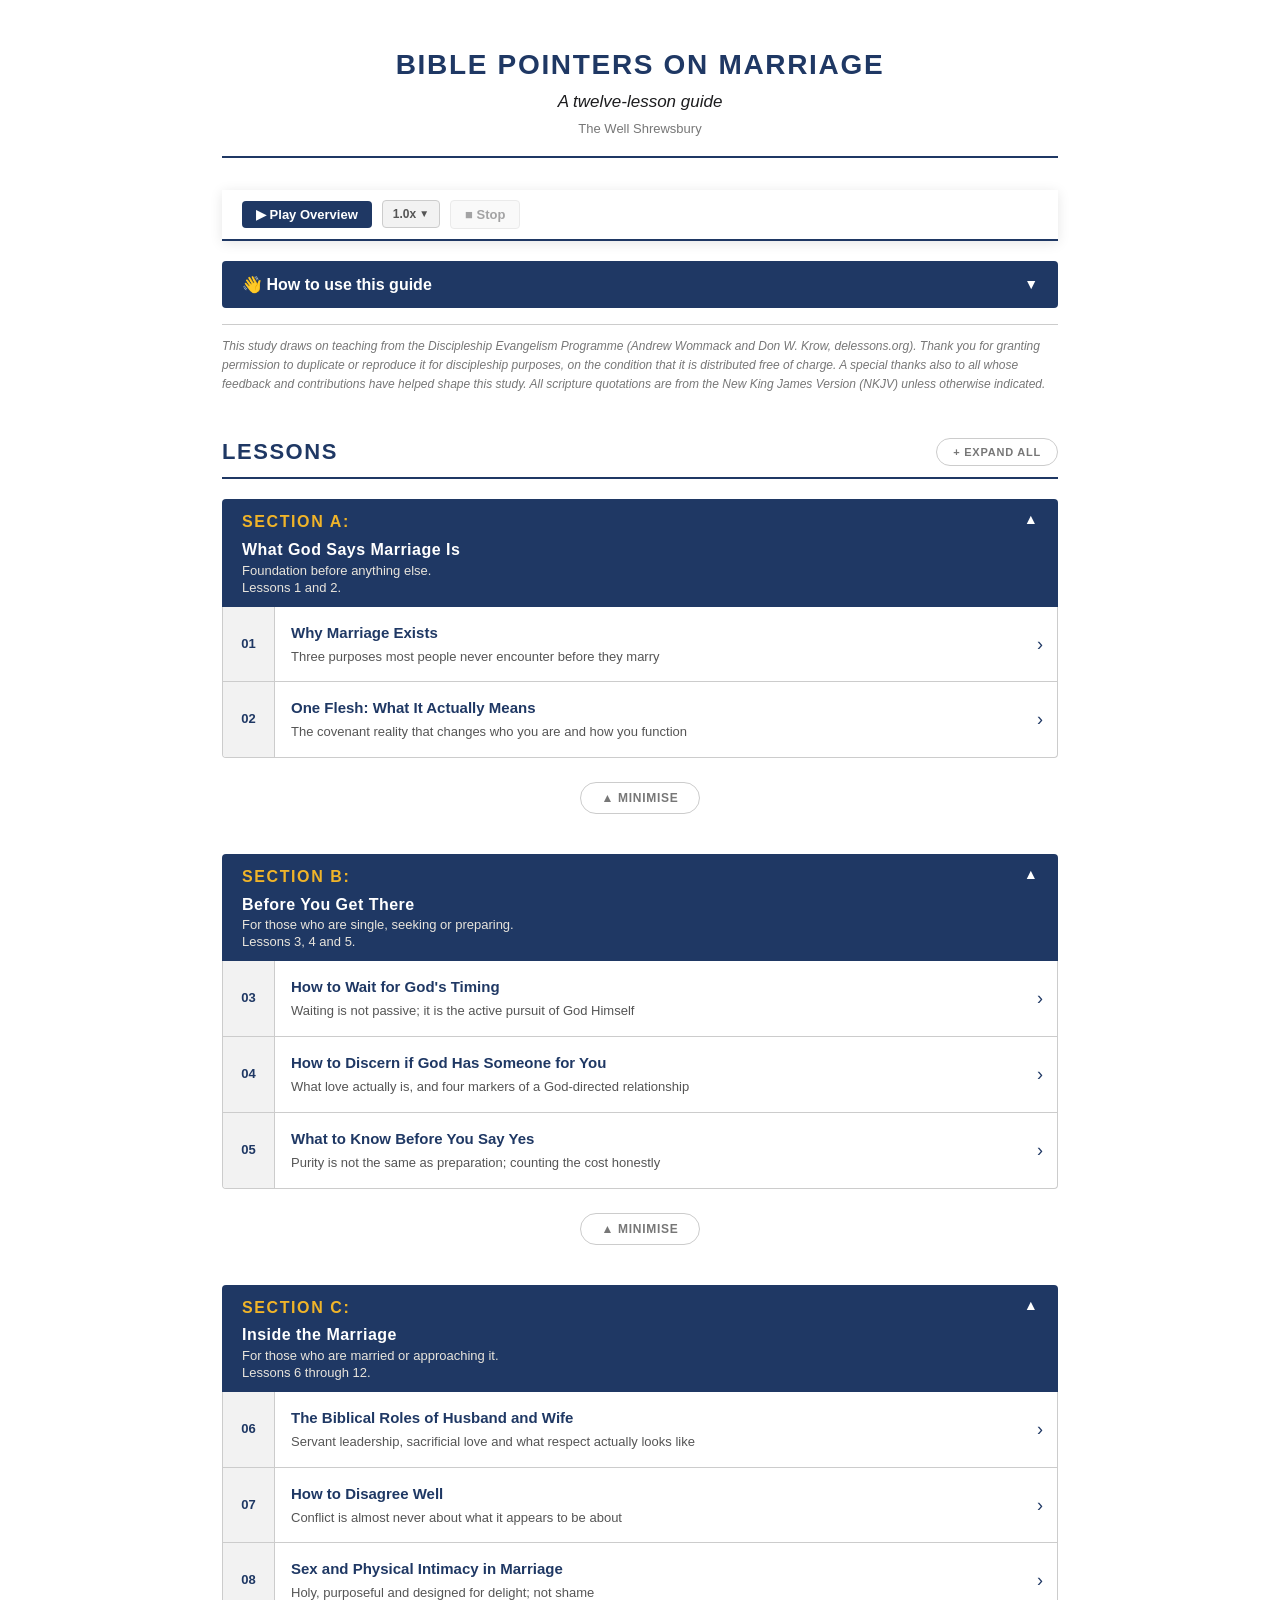
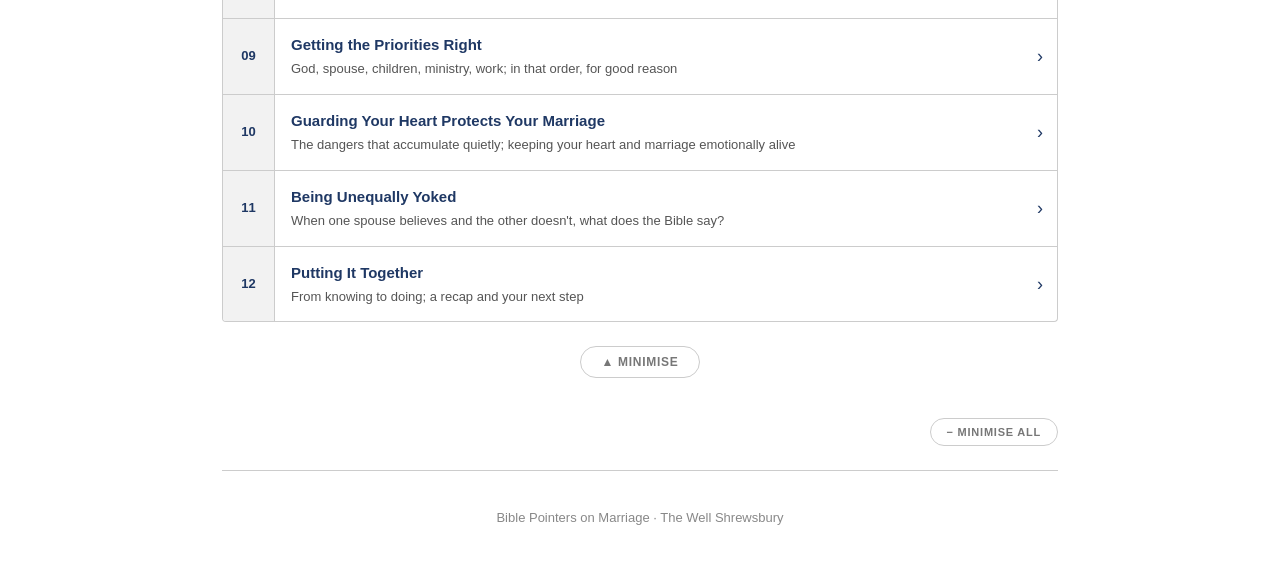
<file: index.html>
<!DOCTYPE html>
<html lang="en">
<head>
<meta charset="UTF-8">
<meta name="viewport" content="width=device-width, initial-scale=1.0">
<title>Bible Pointers on Marriage – The Well Shrewsbury</title>
<link rel="icon" href="favicon.svg" type="image/svg+xml">
<link rel="stylesheet" href="bpm-site.css">
<style>
  *, *::before, *::after { box-sizing: border-box; }
  body { margin: 0; padding: 0 16px; font-family: Arial, Helvetica, sans-serif; font-size: 15px; line-height: 1.6; font-weight: 400; color: #1c1c1e; background: #ffffff; }
  @media (min-width: 640px) { body { padding: 0 32px; } }
  @media (min-width: 900px) { body { max-width: 900px; margin: 0 auto; } }
  .title-block { text-align: center; padding: 48px 0 0; }
  .series-name { font-size: 28px; font-weight: 700; letter-spacing: 0.06em; color: #1F3864; text-transform: uppercase; margin: 0 0 6px; line-height: 1.2; }
  .series-sub { font-size: 17px; font-style: italic; color: #1c1c1e; margin: 0 0 4px; }
  .series-church { font-size: 13px; color: #777; margin: 0 0 16px; }
  .title-rule { border: none; border-top: 2px solid #1F3864; margin: 12px auto 32px; width: 100%; }
  p { margin-bottom: 16px; }
  a { color: #1F3864; text-decoration: underline; }
  a:hover, a:focus { color: #2c54a0; outline: 2px solid #2c54a0; outline-offset: 2px; }

  .how-to-btn {
    display: flex; align-items: center; justify-content: space-between;
    width: 100%; background: #1F3864; color: #ffffff; border: none;
    border-radius: 4px; padding: 14px 20px; cursor: pointer;
    font-family: Arial, Helvetica, sans-serif; font-size: 16px; font-weight: 700;
    text-align: left; margin-bottom: 0;
  }
  .how-to-btn:hover { background: #2c54a0; }
  .how-to-btn:focus { outline: 2px solid #2c54a0; outline-offset: 2px; }
  .how-to-chevron { font-size: 14px; transition: transform 0.25s ease; flex-shrink: 0; }
  .how-to-btn[aria-expanded="true"] .how-to-chevron { transform: rotate(180deg); }
  .how-to-body { display: none; border: 2px solid #1F3864; border-top: none; border-radius: 0 0 4px 4px; padding: 20px 24px; margin-bottom: 0; }
  .how-to-body.open { display: block; }
  .how-to-body ul { padding-left: 20px; margin: 12px 0 16px; }
  .how-to-body li { margin-bottom: 10px; }
  .attribution { font-size: 12px; color: #777; font-style: italic; margin-top: 16px; border-top: 1px solid #cccccc; padding-top: 12px; }
  .not-for-box { border-left: 4px solid #d97706; background: #fffbf0; padding: 14px 18px; margin: 20px 0 0; border-radius: 0 4px 4px 0; }
  .not-for-label { font-size: 11px; font-weight: 700; letter-spacing: 0.1em; text-transform: uppercase; color: #d97706; margin: 0 0 8px; }
  .not-for-box p:last-child { margin-bottom: 0; }

  .section-group { margin-bottom: 40px; }
  .section-header-btn {
    display: flex; align-items: flex-start; justify-content: space-between;
    width: 100%; background: #1F3864; color: #ffffff; border: none;
    border-radius: 4px 4px 0 0; padding: 12px 20px; cursor: pointer;
    font-family: Arial, Helvetica, sans-serif; text-align: left;
  }
  .section-header-btn:hover { background: #2c54a0; }
  .section-header-btn:focus { outline: 2px solid #2c54a0; outline-offset: 2px; }
  .section-header-btn[aria-expanded="false"] { border-radius: 4px; }
  .section-header-text { flex: 1; min-width: 0; padding-right: 8px; }
  .section-header-btn h3 { color: #ffffff; border: none; padding: 0; margin: 0; font-size: 16px; font-weight: 700; letter-spacing: 0.03em; font-family: Arial, Helvetica, sans-serif; line-height: 1.35; }
  .section-id {
    display: block;
    color: #f0b429;
    font-size: 16px;
    font-weight: 700;
    letter-spacing: 0.1em;
    text-transform: uppercase;
    margin: 0 0 6px;
  }
  .section-name { display: block; color: #ffffff; font-size: 16px; letter-spacing: 0.03em; text-transform: none; }
  .section-desc,
  .section-lessons { color: #e8e4dc; font-size: 13px; margin: 2px 0 0; }
  .section-lessons { margin-top: 2px; }
  .section-chevron { font-size: 14px; transition: transform 0.25s ease; flex-shrink: 0; margin-left: 4px; margin-top: 2px; }
  .section-header-btn[aria-expanded="true"] .section-chevron { transform: rotate(180deg); }
  .section-body { display: none; }
  .section-body.open { display: block; }
  .lesson-list { border: 1px solid #cccccc; border-top: none; border-radius: 0 0 4px 4px; overflow: hidden; }
  .lesson-item { display: flex; align-items: stretch; border-bottom: 1px solid #cccccc; text-decoration: none; color: #1c1c1e; transition: background 0.15s; }
  .lesson-item:last-child { border-bottom: none; }
  .lesson-item:hover, .lesson-item:focus { background: #f2f2f2; outline: 2px solid #2c54a0; outline-offset: -2px; }
  .lesson-num { background: #f2f2f2; color: #1F3864; font-weight: 700; font-size: 13px; padding: 14px 16px; min-width: 52px; text-align: center; display: flex; align-items: center; justify-content: center; border-right: 1px solid #cccccc; flex-shrink: 0; }
  .lesson-info { padding: 14px 16px; flex: 1; }
  .lesson-title { font-weight: 700; font-size: 15px; color: #1F3864; margin: 0 0 2px; }
  .lesson-desc { font-size: 13px; color: #555; margin: 0; }
  .lesson-arrow { display: flex; align-items: center; padding: 0 14px; color: #1F3864; font-size: 18px; flex-shrink: 0; }

  .lessons-heading-row {
    display: flex; align-items: center; justify-content: space-between; gap: 12px;
    margin-top: 40px; margin-bottom: 20px; border-bottom: 2px solid #1F3864; padding-bottom: 8px;
  }
  .lessons-heading {
    font-size: 22px; font-weight: 700; color: #1F3864; text-transform: uppercase;
    letter-spacing: 0.07em; margin: 0;
  }
  .lessons-controls-end { display: flex; justify-content: flex-end; margin: 0 0 24px; }

  .page-footer { font-size: 13px; color: #888; text-align: center; border-top: 1px solid #cccccc; padding: 24px 0 40px; margin-top: 24px; }
</style>
</head>
<body data-bpm-page="index">

<div class="title-block">
  <p class="series-name">Bible Pointers on Marriage</p>
  <p class="series-sub">A twelve-lesson guide</p>
  <p class="series-church">The Well Shrewsbury</p>
</div>
<hr class="title-rule">
<div class="bpm-audio-panel" role="region" aria-label="Audio controls">
  <div class="bpm-audio-inner">
    <button class="bpm-audio-btn bpm-btn-play-main" id="bpm-btn-play-main" type="button" aria-label="Play overview">&#9654; Play Overview</button>
    <div class="bpm-speed-dropdown">
      <button class="bpm-speed-toggle" type="button" id="bpm-speed-toggle" aria-expanded="false" aria-haspopup="listbox" aria-controls="bpm-speed-menu" aria-label="Playback speed"><span class="bpm-speed-value">1.0x</span><span class="bpm-speed-chevron" aria-hidden="true">&#9660;</span></button>
      <ul class="bpm-speed-menu" id="bpm-speed-menu" role="listbox" hidden>
        <li role="presentation"><button type="button" class="bpm-speed-option active" role="option" data-rate="1" aria-selected="true">1.0x</button></li>
        <li role="presentation"><button type="button" class="bpm-speed-option" role="option" data-rate="1.25" aria-selected="false">1.25x</button></li>
        <li role="presentation"><button type="button" class="bpm-speed-option" role="option" data-rate="1.5" aria-selected="false">1.5x</button></li>
        <li role="presentation"><button type="button" class="bpm-speed-option" role="option" data-rate="1.75" aria-selected="false">1.75x</button></li>
        <li role="presentation"><button type="button" class="bpm-speed-option" role="option" data-rate="2" aria-selected="false">2.0x</button></li>
      </ul>
    </div>
    <button class="bpm-audio-btn bpm-btn-stop" id="bpm-btn-stop" type="button" aria-label="Stop playback" disabled>&#9632; Stop</button>
    <span class="bpm-audio-progress" id="bpm-audio-progress" aria-live="polite"></span>
  </div>
</div>


<div id="how-to-use">
<button class="how-to-btn" aria-expanded="false" aria-controls="how-to-body" id="how-to-btn">
  &#128075; How to use this guide <span class="how-to-chevron" aria-hidden="true">&#9660;</span>
</button>
<div class="how-to-body" id="how-to-body">
  <p>This Bible study guide has been created for the congregation of The Well Shrewsbury. It is designed for anyone thinking about marriage or already in one, single or married, new believer or well-established in faith. The series begins with foundations and builds through to the practical realities of everyday married life.</p>
  <p>Each lesson goes deep on one question so that the truth has time to take root. Here is how each lesson is structured:</p>
  <ul>
    <li><strong>Opening Question</strong>: Answer this honestly in your own words before reading anything else. No right or wrong answer.</li>
    <li><strong>Key Scripture</strong>: The anchor verse for the lesson. Read it slowly before moving on.</li>
    <li><strong>Core Truth</strong>: The central idea of the lesson in one statement. Read it after the scripture and return to it at the end.</li>
    <li><strong>Bible Teaching</strong>: The biblical truth unpacked clearly, with every key point rooted in scripture. Four types of callout box appear throughout: <em>Note</em> (foundational explanation), <em>Depth</em> (going further), <em>Tip</em> (practical application) and <em>Caution</em> (common misunderstanding to avoid).</li>
    <li><strong>Key Discovery Questions</strong>: Work through these on your own before your group meets. Your answers are saved in your browser and can be downloaded as a text file.</li>
    <li><strong>Group Discussion Questions</strong>: Designed for open conversation at any level of experience.</li>
    <li><strong>Application</strong>: Practical ways to live out what the lesson teaches, addressed to both single and married people.</li>
    <li><strong>Revision Cards</strong>: Tap each card to test your recall of the key terms and scriptures.</li>
  </ul>

  <div class="not-for-box">
    <p class="not-for-label">Who this guide is not for</p>
    <p>This series is not designed for someone in an immediate pastoral or personal crisis who needs one-to-one care before engaging with group study. It is not a replacement for pastoral support or professional help. If you are experiencing something that requires urgent support, please speak with your church leaders first.</p>
    <p>The approach throughout is accessible and pastoral rather than academically scholarly. Where sincere Christians hold genuinely different views, this is acknowledged honestly, and you are directed to your church leaders for further conversation.</p>
  </div>
</div>

  <p class="attribution">This study draws on teaching from the Discipleship Evangelism Programme (Andrew Wommack and Don W. Krow, delessons.org). Thank you for granting permission to duplicate or reproduce it for discipleship purposes, on the condition that it is distributed free of charge. A special thanks also to all whose feedback and contributions have helped shape this study. All scripture quotations are from the New King James Version (NKJV) unless otherwise indicated.</p>
</div>

<div class="lessons-heading-row">
  <h2 class="lessons-heading">Lessons</h2>
  <button class="bpm-section-ctrl-btn" type="button" id="bpm-expand-all">&#43; Expand all</button>
</div>

<!-- Section A -->
<div class="section-group">
  <button class="section-header-btn" type="button" id="section-a-btn" aria-expanded="true" aria-controls="section-a-body">
    <span class="section-header-text">
      <h3><span class="section-id">Section A:</span> <span class="section-name">What God Says Marriage Is</span></h3>
      <p class="section-desc">Foundation before anything else.</p>
      <p class="section-lessons">Lessons 1 and 2.</p>
    </span>
    <span class="section-chevron" aria-hidden="true">&#9660;</span>
  </button>
  <div class="section-body open" id="section-a-body">
  <div class="lesson-list">
    <a class="lesson-item" href="bpm-l01-why-marriage-exists.html">
      <div class="lesson-num">01</div>
      <div class="lesson-info">
        <p class="lesson-title">Why Marriage Exists</p>
        <p class="lesson-desc">Three purposes most people never encounter before they marry</p>
      </div>
      <div class="lesson-arrow">&#8250;</div>
    </a>
    <a class="lesson-item" href="bpm-l02-one-flesh.html">
      <div class="lesson-num">02</div>
      <div class="lesson-info">
        <p class="lesson-title">One Flesh: What It Actually Means</p>
        <p class="lesson-desc">The covenant reality that changes who you are and how you function</p>
      </div>
      <div class="lesson-arrow">&#8250;</div>
    </a>
  </div>
  </div>
</div>

<!-- Section B -->
<div class="section-group">
  <button class="section-header-btn" type="button" id="section-b-btn" aria-expanded="true" aria-controls="section-b-body">
    <span class="section-header-text">
      <h3><span class="section-id">Section B:</span> <span class="section-name">Before You Get There</span></h3>
      <p class="section-desc">For those who are single, seeking or preparing.</p>
      <p class="section-lessons">Lessons 3, 4 and 5.</p>
    </span>
    <span class="section-chevron" aria-hidden="true">&#9660;</span>
  </button>
  <div class="section-body open" id="section-b-body">
  <div class="lesson-list">
    <a class="lesson-item" href="bpm-l03-how-to-wait.html">
      <div class="lesson-num">03</div>
      <div class="lesson-info">
        <p class="lesson-title">How to Wait for God's Timing</p>
        <p class="lesson-desc">Waiting is not passive; it is the active pursuit of God Himself</p>
      </div>
      <div class="lesson-arrow">&#8250;</div>
    </a>
    <a class="lesson-item" href="bpm-l04-how-to-discern.html">
      <div class="lesson-num">04</div>
      <div class="lesson-info">
        <p class="lesson-title">How to Discern if God Has Someone for You</p>
        <p class="lesson-desc">What love actually is, and four markers of a God-directed relationship</p>
      </div>
      <div class="lesson-arrow">&#8250;</div>
    </a>
    <a class="lesson-item" href="bpm-l05-what-to-know.html">
      <div class="lesson-num">05</div>
      <div class="lesson-info">
        <p class="lesson-title">What to Know Before You Say Yes</p>
        <p class="lesson-desc">Purity is not the same as preparation; counting the cost honestly</p>
      </div>
      <div class="lesson-arrow">&#8250;</div>
    </a>
  </div>
  </div>
</div>

<!-- Section C -->
<div class="section-group">
  <button class="section-header-btn" type="button" id="section-c-btn" aria-expanded="true" aria-controls="section-c-body">
    <span class="section-header-text">
      <h3><span class="section-id">Section C:</span> <span class="section-name">Inside the Marriage</span></h3>
      <p class="section-desc">For those who are married or approaching it.</p>
      <p class="section-lessons">Lessons 6 through 12.</p>
    </span>
    <span class="section-chevron" aria-hidden="true">&#9660;</span>
  </button>
  <div class="section-body open" id="section-c-body">
  <div class="lesson-list">
    <a class="lesson-item" href="bpm-l06-biblical-roles.html">
      <div class="lesson-num">06</div>
      <div class="lesson-info">
        <p class="lesson-title">The Biblical Roles of Husband and Wife</p>
        <p class="lesson-desc">Servant leadership, sacrificial love and what respect actually looks like</p>
      </div>
      <div class="lesson-arrow">&#8250;</div>
    </a>
    <a class="lesson-item" href="bpm-l07-how-to-disagree.html">
      <div class="lesson-num">07</div>
      <div class="lesson-info">
        <p class="lesson-title">How to Disagree Well</p>
        <p class="lesson-desc">Conflict is almost never about what it appears to be about</p>
      </div>
      <div class="lesson-arrow">&#8250;</div>
    </a>
    <a class="lesson-item" href="bpm-l08-intimacy.html">
      <div class="lesson-num">08</div>
      <div class="lesson-info">
        <p class="lesson-title">Sex and Physical Intimacy in Marriage</p>
        <p class="lesson-desc">Holy, purposeful and designed for delight; not shame</p>
      </div>
      <div class="lesson-arrow">&#8250;</div>
    </a>
    <a class="lesson-item" href="bpm-l09-priorities.html">
      <div class="lesson-num">09</div>
      <div class="lesson-info">
        <p class="lesson-title">Getting the Priorities Right</p>
        <p class="lesson-desc">God, spouse, children, ministry, work; in that order, for good reason</p>
      </div>
      <div class="lesson-arrow">&#8250;</div>
    </a>
    <a class="lesson-item" href="bpm-l10-guard-your-heart.html">
      <div class="lesson-num">10</div>
      <div class="lesson-info">
        <p class="lesson-title">Guarding Your Heart Protects Your Marriage</p>
        <p class="lesson-desc">The dangers that accumulate quietly; keeping your heart and marriage emotionally alive</p>
      </div>
      <div class="lesson-arrow">&#8250;</div>
    </a>
    <a class="lesson-item" href="bpm-l11-unequally-yoked.html">
      <div class="lesson-num">11</div>
      <div class="lesson-info">
        <p class="lesson-title">Being Unequally Yoked</p>
        <p class="lesson-desc">When one spouse believes and the other doesn't, what does the Bible say?</p>
      </div>
      <div class="lesson-arrow">&#8250;</div>
    </a>
    <a class="lesson-item" href="bpm-l12-putting-it-together.html">
      <div class="lesson-num">12</div>
      <div class="lesson-info">
        <p class="lesson-title">Putting It Together</p>
        <p class="lesson-desc">From knowing to doing; a recap and your next step</p>
      </div>
      <div class="lesson-arrow">&#8250;</div>
    </a>
  </div>
  </div>
</div>

<div class="lessons-controls-end">
  <button class="bpm-section-ctrl-btn" type="button" id="bpm-minimise-all">&#8722; Minimise all</button>
</div>

<div class="page-footer">
  <p>Bible Pointers on Marriage &middot; The Well Shrewsbury</p>
</div>

<script src="bpm-site.js"></script>
<script src="bpm-lesson-page.js"></script>
</body>
</html>
</file>
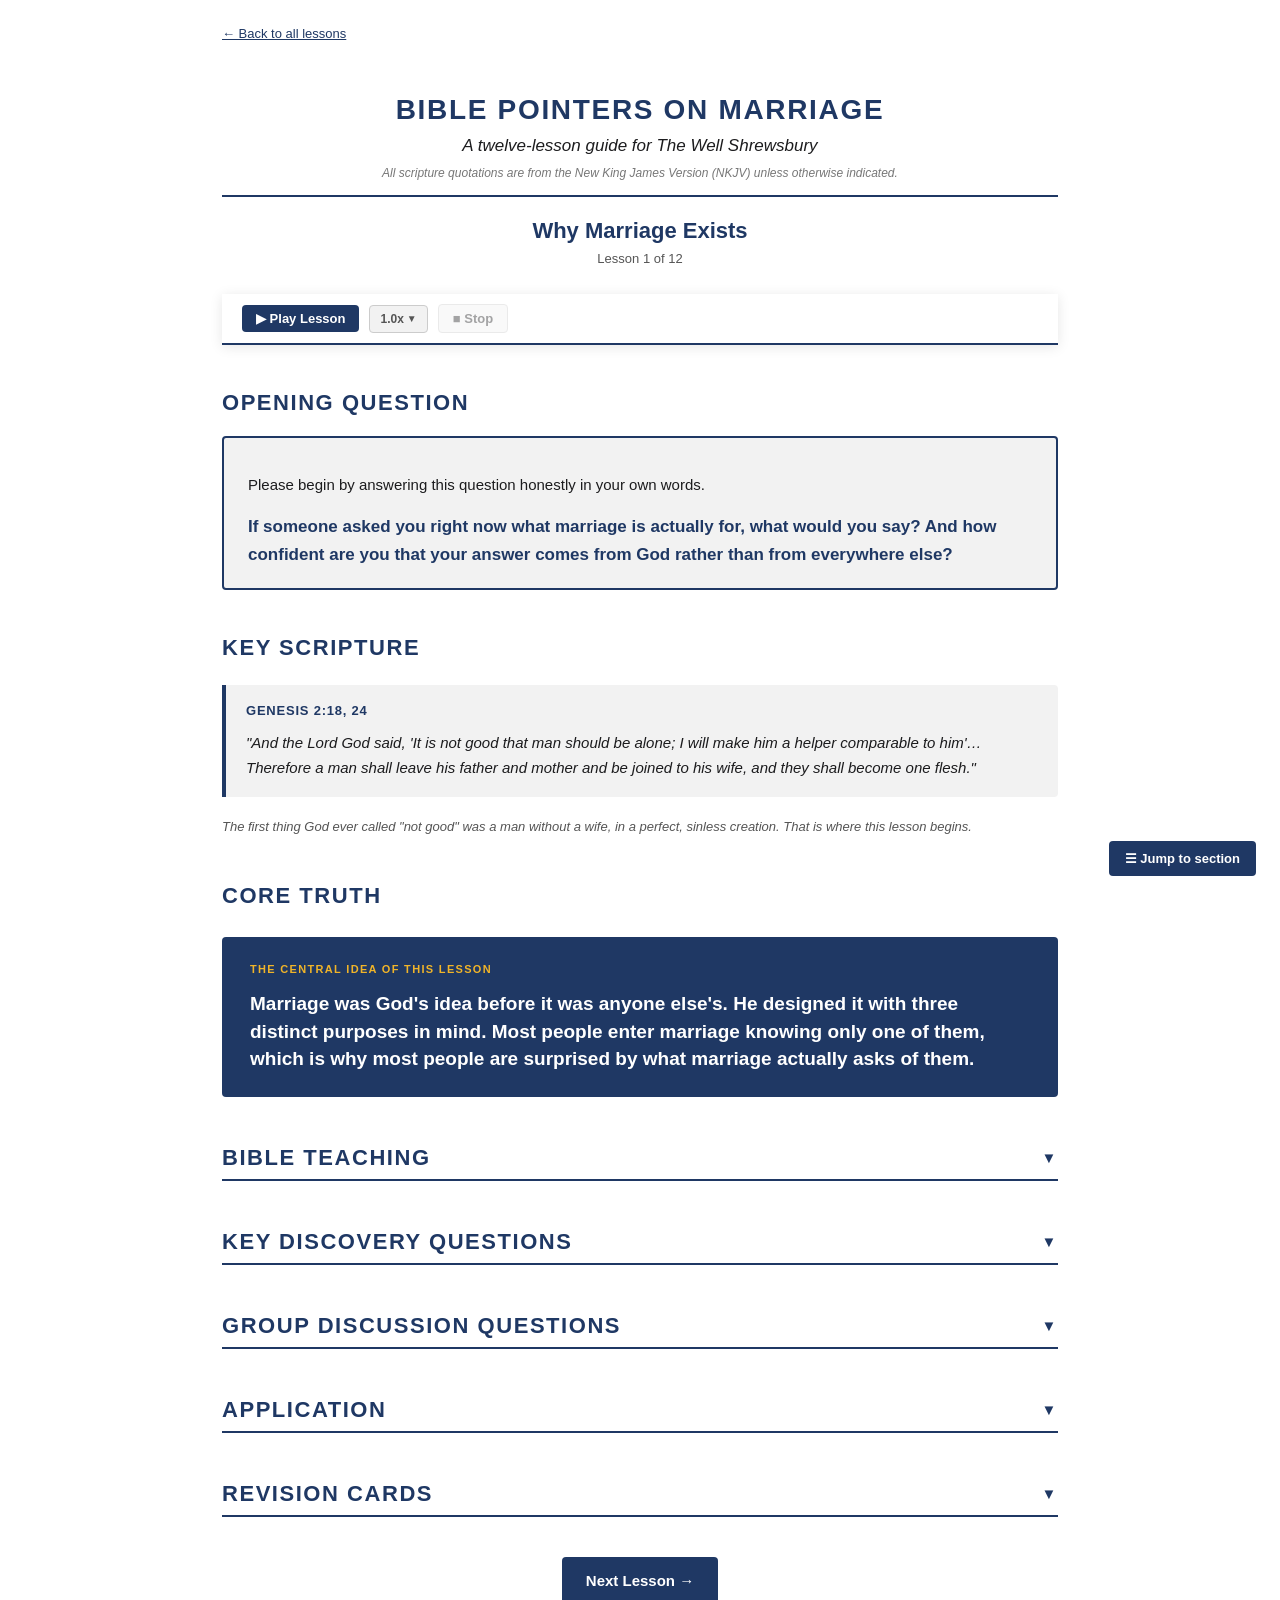
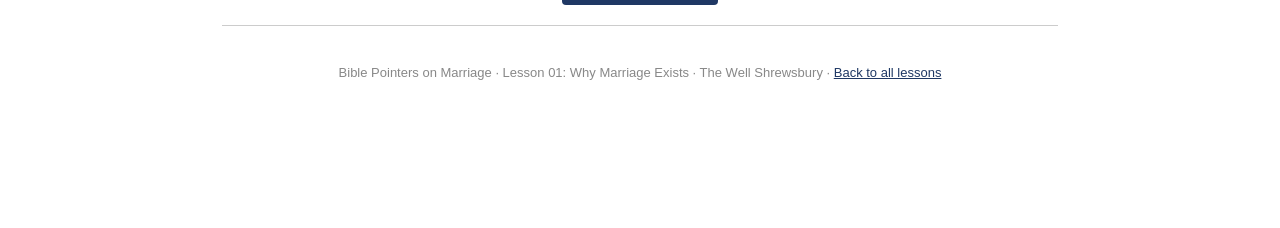
<file: bpm-l01-why-marriage-exists.html>
<!DOCTYPE html>
<html lang="en">
<head>
<meta charset="UTF-8">
<meta name="viewport" content="width=device-width, initial-scale=1.0">
<title>Lesson 01: Why Marriage Exists – Bible Pointers on Marriage</title>
<link rel="icon" href="favicon.svg" type="image/svg+xml">
<link rel="stylesheet" href="bpm-site.css">
<style>
  *, *::before, *::after { box-sizing: border-box; }
  body { margin: 0; padding: 0 16px; font-family: Arial, Helvetica, sans-serif; font-size: 15px; line-height: 1.6; font-weight: 400; color: #1c1c1e; background: #ffffff; }
  @media (min-width: 640px) { body { padding: 0 32px; } }
  @media (min-width: 900px) { body { max-width: 900px; margin: 0 auto; } }
  .title-block { text-align: center; padding: 40px 0 0; }
  .series-name { font-size: 28px; font-weight: 700; letter-spacing: 0.06em; color: #1F3864; text-transform: uppercase; margin: 0 0 6px; line-height: 1.2; }
  .series-part { font-size: 17px; font-style: italic; color: #1c1c1e; margin: 0 0 4px; }
  .scripture-note-global { font-size: 12px; color: #777; margin: 0 0 10px; font-style: italic; }
  .title-rule { border: none; border-top: 2px solid #1F3864; margin: 12px auto 20px; width: 100%; }
  h1 { font-size: 22px; font-weight: 700; color: #1F3864; margin: 0 0 4px; line-height: 1.3; }
  .lesson-meta { font-size: 13px; color: #555; margin: 0 0 24px; }
  h2 { font-size: 22px; font-weight: 700; color: #1F3864; text-transform: uppercase; letter-spacing: 0.07em; margin-top: 40px; margin-bottom: 12px; }
  h3 { font-size: 18px; font-weight: 700; color: #1F3864; margin-top: 28px; margin-bottom: 8px; border-bottom: 1px solid #cccccc; padding-bottom: 4px; }
  p { margin-bottom: 16px; }
  a { color: #1F3864; text-decoration: underline; }
  a:hover, a:focus { color: #2c54a0; outline: 2px solid #2c54a0; outline-offset: 2px; }
  .opening-box { border: 2px solid #1F3864; border-radius: 4px; padding: 20px 24px; background: #f2f2f2; margin: 16px 0 24px; text-align: left; }
  .opening-box p:last-child { margin-bottom: 0; }
  .question-text { font-size: 17px; font-weight: 700; color: #1F3864; margin: 12px 0 0; }
  .core-truth-box { background: #1F3864; border-radius: 4px; padding: 24px 28px; margin: 24px 0; text-align: left; }
  .core-truth-label { font-size: 11px; font-weight: 700; letter-spacing: 0.12em; text-transform: uppercase; color: #f0b429; margin: 0 0 12px; }
  .core-truth-statement { font-size: 19px; font-weight: 700; color: #ffffff; line-height: 1.45; margin: 0; }
  .scripture-block { border-left: 4px solid #1F3864; background: #f2f2f2; padding: 16px 20px; margin: 20px 0; border-radius: 0 4px 4px 0; }
  .scripture-ref { font-size: 13px; font-weight: 700; letter-spacing: 0.06em; color: #1F3864; text-transform: uppercase; margin: 0 0 8px; }
  .scripture-text { font-size: 15px; line-height: 1.7; color: #1c1c1e; margin: 0; font-style: italic; }
  .callout { padding: 14px 18px; margin: 20px 0; border-radius: 0 4px 4px 0; }
  .callout-label { font-size: 11px; font-weight: 700; letter-spacing: 0.1em; text-transform: uppercase; margin: 0 0 8px; }
  .callout p:last-child { margin-bottom: 0; }
  .callout.note    { border-left: 4px solid #d97706; background: #fffbf0; }
  .callout.note    .callout-label { color: #d97706; }
  .callout.depth   { border-left: 4px solid #1F3864; background: #eef2f8; }
  .callout.depth   .callout-label { color: #1F3864; }
  .callout.tip     { border-left: 4px solid #276221; background: #f0f7f0; }
  .callout.tip     .callout-label { color: #276221; }
  .callout.caution { border-left: 4px solid #8b0000; background: #fce8e8; }
  .callout.caution .callout-label { color: #8b0000; }
  .table-wrap { overflow-x: auto; margin: 16px 0 24px; }
  table { width: 100%; border-collapse: collapse; font-size: 14px; }
  thead tr { background: #1F3864; color: #ffffff; }
  thead th { padding: 10px 14px; font-size: 14px; font-weight: 700; letter-spacing: 0.04em; border: 1px solid #cccccc; text-align: left; }
  tbody td { padding: 10px 14px; border: 1px solid #cccccc; vertical-align: top; }
  tbody tr:nth-child(odd)  { background: #ffffff; }
  tbody tr:nth-child(even) { background: #f2f2f2; }
  td.label-cell { background: #f2f2f2; font-weight: 700; width: 18%; vertical-align: top; }
  .fillable { min-height: 60px; outline: none; background: #fffbf0; border-radius: 2px; padding: 4px 6px; font-family: Arial, Helvetica, sans-serif; font-size: 14px; line-height: 1.5; color: #1c1c1e; display: block; width: 100%; box-sizing: border-box; transition: background 0.15s; }
  .fillable:focus { background: #fff8e1; outline: 2px solid #d97706; outline-offset: 0; }
  .fillable:empty::before { content: attr(data-placeholder); color: #aaa; pointer-events: none; }
  .answers-toolbar { display: flex; gap: 10px; flex-wrap: wrap; align-items: center; margin: 12px 0 4px; }
  .answers-toolbar button { background: #1F3864; color: #ffffff; border: none; border-radius: 4px; padding: 7px 14px; font-size: 13px; font-weight: 700; font-family: Arial, Helvetica, sans-serif; cursor: pointer; }
  .answers-toolbar button:hover { background: #2c54a0; }
  .answers-toolbar button:focus { outline: 2px solid #2c54a0; outline-offset: 2px; }
  .answers-toolbar button.clear-btn { background: #ffffff; color: #8b0000; border: 1px solid #8b0000; }
  .answers-toolbar button.clear-btn:hover { background: #fce8e8; }
  .answers-note { font-size: 12px; color: #777; margin: 0 0 16px; }
  .section-toggle { display: flex; align-items: center; justify-content: space-between; width: 100%; background: none; border: none; border-bottom: 2px solid #1F3864; padding: 8px 0; cursor: pointer; font-family: Arial, Helvetica, sans-serif; font-size: 22px; font-weight: 700; color: #1F3864; text-transform: uppercase; letter-spacing: 0.07em; margin-top: 40px; text-align: left; }
  .section-toggle:hover { color: #2c54a0; border-bottom-color: #2c54a0; }
  .section-toggle:focus { outline: 2px solid #2c54a0; outline-offset: 2px; }
  .section-chevron { font-size: 15px; transition: transform 0.25s ease; flex-shrink: 0; margin-left: 12px; font-weight: 400; }
  .section-toggle[aria-expanded="true"] .section-chevron { transform: rotate(180deg); }
  .section-body { display: none; }
  .section-body.open { display: block; }
  .flashcard-grid { display: grid; grid-template-columns: repeat(auto-fill, minmax(260px, 1fr)); gap: 16px; margin: 16px 0 24px; }
  .flashcard { height: 180px; perspective: 1000px; cursor: pointer; }
  .flashcard-inner { position: relative; width: 100%; height: 100%; transform-style: preserve-3d; transition: transform 0.45s ease; border-radius: 6px; }
  .flashcard.flipped .flashcard-inner { transform: rotateY(180deg); }
  .flashcard-front, .flashcard-back { position: absolute; width: 100%; height: 100%; backface-visibility: hidden; -webkit-backface-visibility: hidden; border-radius: 6px; padding: 18px; display: flex; flex-direction: column; justify-content: center; }
  .flashcard-front { background: #ffffff; border: 2px solid #1F3864; }
  .flashcard-back  { background: #1F3864; transform: rotateY(180deg); }
  .fc-prompt { font-size: 14px; font-weight: 700; color: #1F3864; margin: 0 0 8px; line-height: 1.4; }
  .fc-ref { font-size: 12px; color: #60a5fa; font-weight: 700; margin: 0; letter-spacing: 0.05em; }
  .fc-verse { font-size: 13px; color: #e8e4dc; font-style: italic; margin: 0 0 8px; line-height: 1.5; }
  .fc-ref-back { font-size: 12px; color: #f0b429; font-weight: 700; margin: 0; letter-spacing: 0.04em; }
  .fc-def { font-size: 13px; color: #e8e4dc; margin: 0; line-height: 1.5; }
  .flashcard-hint { font-size: 12px; color: #888; text-align: center; margin-bottom: 8px; }
  .back-link { font-size: 13px; margin-bottom: 8px; display: block; padding-top: 24px; }
  .page-footer { font-size: 13px; color: #888; text-align: center; border-top: 1px solid #cccccc; padding: 24px 0 40px; margin-top: 16px; }
  .toc-container { position: fixed; bottom: 24px; right: 24px; z-index: 1000; }
  .toc-btn { background: #1F3864; color: #ffffff; border: none; border-radius: 4px; padding: 10px 16px; font-size: 13px; font-weight: 700; font-family: Arial, Helvetica, sans-serif; cursor: pointer; display: block; width: 100%; text-align: left; }
  .toc-btn:hover { background: #2c54a0; }
  .toc-btn:focus { outline: 2px solid #2c54a0; outline-offset: 2px; }
  .toc-menu { display: none; background: #1F3864; border-radius: 4px 4px 0 0; padding: 8px 0; margin-bottom: 4px; max-height: 60vh; overflow-y: auto; min-width: 220px; }
  .toc-menu.open { display: block; }
  .toc-menu a { display: block; padding: 8px 16px; color: #ffffff; text-decoration: none; font-size: 13px; }
  .toc-menu a:hover { background: #2c54a0; }
  .toc-menu a:focus { outline: 2px solid #2c54a0; outline-offset: 2px; }
  @media print { .toc-container { display: none; } .section-body { display: block !important; } body { color: #1c1c1e; -webkit-print-color-adjust: exact; print-color-adjust: exact; } a { color: #1c1c1e; } .flashcard-back { background: #f2f2f2; } .fc-verse, .fc-def { color: #1c1c1e; } }
</style>
</head>
<body data-bpm-page="lesson">

<a class="back-link" href="index.html">&#8592; Back to all lessons</a>

<div class="title-block">
  <p class="series-name">Bible Pointers on Marriage</p>
  <p class="series-part">A twelve-lesson guide for The Well Shrewsbury</p>
  <p class="scripture-note-global">All scripture quotations are from the New King James Version (NKJV) unless otherwise indicated.</p>
</div>
<hr class="title-rule">
<div class="title-block" style="padding-top:0;">
  <h1>Why Marriage Exists</h1>
  <p class="lesson-meta">Lesson 1 of 12</p>
</div>

<div class="bpm-audio-panel" role="region" aria-label="Audio controls">
  <div class="bpm-audio-inner">
    <button class="bpm-audio-btn bpm-btn-play-main" id="bpm-btn-play-main" type="button" aria-label="Play lesson">&#9654; Play Lesson</button>
    <div class="bpm-speed-dropdown">
      <button class="bpm-speed-toggle" type="button" id="bpm-speed-toggle" aria-expanded="false" aria-haspopup="listbox" aria-controls="bpm-speed-menu" aria-label="Playback speed"><span class="bpm-speed-value">1.0x</span><span class="bpm-speed-chevron" aria-hidden="true">&#9660;</span></button>
      <ul class="bpm-speed-menu" id="bpm-speed-menu" role="listbox" hidden>
        <li role="presentation"><button type="button" class="bpm-speed-option active" role="option" data-rate="1" aria-selected="true">1.0x</button></li>
        <li role="presentation"><button type="button" class="bpm-speed-option" role="option" data-rate="1.25" aria-selected="false">1.25x</button></li>
        <li role="presentation"><button type="button" class="bpm-speed-option" role="option" data-rate="1.5" aria-selected="false">1.5x</button></li>
        <li role="presentation"><button type="button" class="bpm-speed-option" role="option" data-rate="1.75" aria-selected="false">1.75x</button></li>
        <li role="presentation"><button type="button" class="bpm-speed-option" role="option" data-rate="2" aria-selected="false">2.0x</button></li>
      </ul>
    </div>
    <button class="bpm-audio-btn bpm-btn-stop" id="bpm-btn-stop" type="button" aria-label="Stop playback" disabled>&#9632; Stop</button>
    <span class="bpm-audio-progress" id="bpm-audio-progress" aria-live="polite"></span>
  </div>
</div>
<section id="opening-question">
  <h2>Opening Question</h2>
  <div class="opening-box">
    <p>Please begin by answering this question honestly in your own words.</p>
    <p class="question-text">If someone asked you right now what marriage is actually for, what would you say? And how confident are you that your answer comes from God rather than from everywhere else?</p>
  </div>
</section>

<section id="key-scripture">
  <h2>Key Scripture</h2>
  <div class="scripture-block">
    <p class="scripture-ref">Genesis 2:18, 24</p>
    <p class="scripture-text">"And the Lord God said, 'It is not good that man should be alone; I will make him a helper comparable to him'… Therefore a man shall leave his father and mother and be joined to his wife, and they shall become one flesh."</p>
  </div>
  <p style="font-size:13px;color:#555;font-style:italic;">The first thing God ever called "not good" was a man without a wife, in a perfect, sinless creation. That is where this lesson begins.</p>
</section>

<section id="core-truth">
  <h2>Core Truth</h2>
  <div class="core-truth-box">
    <p class="core-truth-label">The central idea of this lesson</p>
    <p class="core-truth-statement">Marriage was God's idea before it was anyone else's. He designed it with three distinct purposes in mind. Most people enter marriage knowing only one of them, which is why most people are surprised by what marriage actually asks of them.</p>
  </div>
</section>

<section id="bible-teaching">
  <button class="section-toggle" aria-expanded="false" aria-controls="bible-teaching-body" id="bible-teaching-btn">
    Bible Teaching <span class="section-chevron" aria-hidden="true">&#9660;</span>
  </button>
  <div class="section-body" id="bible-teaching-body">

  <h3>God designed it, and the design was deliberate</h3>
  <p>Genesis 1 records God surveying each part of His creation and declaring it good. Light: good. Land and sea: good. Every creature: good. By the time Adam exists, everything God has made carries that same verdict. Then, in the middle of a perfect sinless world, God says something is not good.</p>
  <div class="scripture-block">
    <p class="scripture-ref">Genesis 2:18</p>
    <p class="scripture-text">"And the Lord God said, 'It is not good that man should be alone; I will make him a helper comparable to him.'"</p>
  </div>
  <p>This matters enormously. Adam was not lonely in the way a broken person is lonely. He walked in unbroken fellowship with God, had meaningful work and a perfect environment, and was without sin. God looked at that situation and identified something missing. Marriage was not invented to fix damaged people. It was built into the original architecture of human life before anything went wrong. Understanding that single point changes everything about how you approach it.</p>
  <div class="callout note">
    <p class="callout-label">Note</p>
    <p>A covenant is fundamentally different from a contract. A contract is conditional: I fulfil my side if you fulfil yours, and it can be cancelled when either party fails to perform. A covenant is an unconditional commitment made before God. It holds regardless of the other person's behaviour on any given day. In practice, covenant behaviour in a marriage looks like this: your spouse is being difficult, and instead of responding in kind, you respond on the basis of your vow before God to love them unconditionally. That is covenant behaviour; not because the behaviour merited it, but because the commitment stands. Marriage in Scripture is always described in covenant, never contract, terms.</p>
  </div>

  <h3>Three purposes, not one</h3>
  <p>Most people think of marriage as serving one purpose: companionship and the meeting of emotional needs. Scripture reveals three, and most marriage struggles can be traced to building on the first while being unaware of the other two.</p>
  <p><strong>Purpose one: companionship and partnership.</strong> Genesis 2:18 names this directly. The word translated "helper comparable to him" is <em>ezer</em> in Hebrew, a word used elsewhere in Scripture of God Himself as the helper of Israel. It carries no hint of subordination. God designed a companion equal in dignity and complementary in design, who would address the one gap in an otherwise complete human life.</p>
  <p><strong>Purpose two: power through unity.</strong> When God joined Adam and Eve together, something more than addition occurred. The source material behind this lesson uses the word synergy: the unity of marriage produces a multiplication of strength that neither partner possesses alone.</p>
  <div class="scripture-block">
    <p class="scripture-ref">Ecclesiastes 4:9&ndash;12</p>
    <p class="scripture-text">"Two are better than one, because they have a good reward for their labour. For if they fall, one will lift up his companion. But woe to him who is alone when he falls, for he has no one to help him up. Again, if two lie down together, they will keep warm; but how can one be warm alone? Though one may be overpowered by another, two can withstand him. And a threefold cord is not quickly broken."</p>
  </div>
  <p>Matthew 18:19 adds the spiritual dimension: where two agree in prayer, it shall be done by the Father. The closest agreement available on earth is a husband and wife who are genuinely one before God. That unity is not merely emotional support; it is spiritual authority multiplied. This is why Jesus sent His disciples out two by two, power increases with agreement, and marriage is the deepest agreement possible.</p>
  <p><strong>Purpose three: a living picture of Christ and the church.</strong> This is the purpose most people never encounter before they marry, and yet Paul treats it as the primary significance of the whole institution.</p>
  <div class="scripture-block">
    <p class="scripture-ref">Ephesians 5:31&ndash;32</p>
    <p class="scripture-text">"For this reason a man shall leave his father and mother and be joined to his wife, and the two shall become one flesh. This is a great mystery, but I speak concerning Christ and the church."</p>
  </div>
  <p>Paul quotes Genesis 2:24 and then states plainly what it was always pointing toward: marriage is a living illustration of Christ's relationship with His people. The husband's sacrificial love is meant to portray how Christ gave Himself for the church. The wife's willing partnership is meant to portray the church's trust in Christ. When this purpose is understood, marriage is no longer primarily about the two people in it. It becomes a witness, to their family, their community and the spiritual realm, of what God's love toward humanity looks like.</p>

  <div class="callout depth">
    <p class="callout-label">Going Deeper</p>
    <p>Genesis 5:1-2 contains a detail easy to overlook: <em>"In the day that God created man, He made him in the likeness of God. He created them male and female, and blessed them and called them Mankind in the day they were created."</em> God did not name them Adam and Eve as two separate individuals. He called the married unit by a single name: Adam. In Hebrew thought, a name carried identity. This means the married couple is a single entity before God; not two people sharing a household, but one named thing. This is the deepest layer of what "one flesh" describes: not primarily a physical union but a unified identity before God.</p>
  </div>

  <div class="callout caution">
    <p class="callout-label">Caution</p>
    <p>One of the most common errors people bring into marriage is the expectation that their spouse will meet needs only God can meet. No person can be another person's ultimate source of fulfilment, identity or peace. Marriage was designed for two whole people, not for one broken person trying to complete themselves through another. When that expectation is in place, every shortcoming of the spouse becomes a crisis, and disappointment accumulates into resentment. God is the only source who will never disappoint. Letting Him address the deepest needs of your inner life, before or alongside marriage, is what makes it possible to give in marriage rather than only to take.</p>
  </div>

  <div class="callout tip">
    <p class="callout-label">Practical Tip</p>
    <p>This week, write down three things you genuinely believe about marriage and trace each one back to its source. Is it from a film? From watching your parents? From what a friend told you? From God's Word? Now test each belief against the three purposes in this lesson. Which of the three purposes does your current picture of marriage include, and which is missing? That gap is the most honest and useful thing this lesson can help you identify.</p>
  </div>

  </div>
</section>

<section id="discovery-questions">
  <button class="section-toggle" aria-expanded="false" aria-controls="discovery-questions-body" id="discovery-questions-btn">
    Key Discovery Questions <span class="section-chevron" aria-hidden="true">&#9660;</span>
  </button>
  <div class="section-body" id="discovery-questions-body">
  <p>Work through these on your own before your group meets. Your answers are saved automatically in your browser.</p>
  <div class="answers-toolbar">
    <button id="download-btn">&#8595; Download my answers</button>
    <button class="clear-btn" id="clear-btn">Clear all answers</button>
  </div>
  <p class="answers-note">Answers save to your browser on this device. If viewing inside Google Sites, open the file directly for reliable saving.</p>
  <div class="table-wrap">
    <table>
      <thead><tr><th style="width:38%;">Question</th><th style="width:31%;">My Answer</th><th style="width:31%;">Group Discussion Notes</th></tr></thead>
      <tbody>
        <tr>
          <td>Read Genesis 2:18. God said it was not good for man to be alone, in a perfect, sinless creation. What does that tell you about whether loneliness is a human weakness or part of God's original design?</td>
          <td><div class="fillable" contenteditable="true" data-key="bpm-l01-q1-answer" data-placeholder="Type your answer here&hellip;"></div></td>
          <td><div class="fillable" contenteditable="true" data-key="bpm-l01-q1-notes" data-placeholder="Group notes&hellip;"></div></td>
        </tr>
        <tr>
          <td>Read Ecclesiastes 4:9-12. The passage describes multiplication of power when two people are united. In practical terms, what does that kind of partnership look like in a marriage; not just emotionally but spiritually?</td>
          <td><div class="fillable" contenteditable="true" data-key="bpm-l01-q2-answer" data-placeholder="Type your answer here&hellip;"></div></td>
          <td><div class="fillable" contenteditable="true" data-key="bpm-l01-q2-notes" data-placeholder="Group notes&hellip;"></div></td>
        </tr>
        <tr>
          <td>Read Ephesians 5:31-32. Paul says the one-flesh mystery "refers to Christ and the church." What changes about how you view marriage when you understand it as a living illustration of something spiritual rather than purely relational?</td>
          <td><div class="fillable" contenteditable="true" data-key="bpm-l01-q3-answer" data-placeholder="Type your answer here&hellip;"></div></td>
          <td><div class="fillable" contenteditable="true" data-key="bpm-l01-q3-notes" data-placeholder="Group notes&hellip;"></div></td>
        </tr>
        <tr>
          <td>The Caution box warns against expecting a spouse to meet needs only God can meet. Without naming anyone, do you recognise that pattern, in yourself or in others you have observed? What does it actually produce?</td>
          <td><div class="fillable" contenteditable="true" data-key="bpm-l01-q4-answer" data-placeholder="Type your answer here&hellip;"></div></td>
          <td><div class="fillable" contenteditable="true" data-key="bpm-l01-q4-notes" data-placeholder="Group notes&hellip;"></div></td>
        </tr>
        <tr>
          <td>Whether single or married: which of the three purposes, companionship, power through unity, picture of Christ and the church, was most new to you? How does it change how you think about your current season?</td>
          <td><div class="fillable" contenteditable="true" data-key="bpm-l01-q5-answer" data-placeholder="Type your answer here&hellip;"></div></td>
          <td><div class="fillable" contenteditable="true" data-key="bpm-l01-q5-notes" data-placeholder="Group notes&hellip;"></div></td>
        </tr>
      </tbody>
    </table>
  </div>
  </div>
</section>

<section id="group-discussion">
  <button class="section-toggle" aria-expanded="false" aria-controls="group-discussion-body" id="group-discussion-btn">
    Group Discussion Questions <span class="section-chevron" aria-hidden="true">&#9660;</span>
  </button>
  <div class="section-body" id="group-discussion-body">
  <p>Open questions for any level of experience. No right or wrong answers.</p>
  <ol>
    <li style="margin-bottom:16px;">Most people's picture of marriage comes from family, culture or media rather than Scripture. How close is your picture to what Genesis 2 actually describes? What is the biggest gap?</li>
    <li style="margin-bottom:16px;">The Note box defines covenant as unconditional commitment before God, you respond to your spouse on the basis of your vow, not their behaviour. Have you ever seen that kind of commitment in action? What did it look like?</li>
    <li style="margin-bottom:16px;">God said it was not good for man to be alone before sin entered the world. What does that tell you about whether singleness is a lesser state, a broken state or simply a different season with its own purpose?</li>
    <li style="margin-bottom:16px;">For those who are single: how does understanding these three purposes for marriage change how you think about the season you are in now? Does it change what you are looking for, or how you are living?</li>
    <li style="margin-bottom:16px;">For those who are married: which of the three purposes feels most alive in your marriage right now, and which feels most underdeveloped? What would taking it seriously look like in practice?</li>
  </ol>
  </div>
</section>

<section id="application">
  <button class="section-toggle" aria-expanded="false" aria-controls="application-body" id="application-btn">
    Application <span class="section-chevron" aria-hidden="true">&#9660;</span>
  </button>
  <div class="section-body" id="application-body">
  <p>Understanding God's design for marriage is not a purely intellectual exercise. It requires an honest look at what you have been building on. These applications are for single and married people alike.</p>
  <div class="table-wrap">
    <table>
      <thead><tr><th style="width:18%;">Context</th><th>How I Apply This</th></tr></thead>
      <tbody>
        <tr>
          <td class="label-cell">If you are single</td>
          <td>The most important thing this lesson offers you is not advice about finding a spouse. It is a call to understand what you are actually preparing for. The third purpose, marriage as a picture of Christ and the church, begins with your own relationship with Christ. How well do you know Him? How much do you trust Him? A marriage will only reflect what the individuals in it have already built in their walk with God. Use this season to develop what marriage will one day express.</td>
        </tr>
        <tr>
          <td class="label-cell">If you are married</td>
          <td>Read Ephesians 5:31-32 with your spouse this week. Sit with the question Paul raises: does your marriage look like Christ's relationship with the church in how it actually functions day to day? Not as a guilt exercise, but as a compass. Then identify one specific area where adjusting your priorities would bring your marriage closer to the picture Paul describes. Bring that one thing to God together in prayer before the week is out.</td>
        </tr>
        <tr>
          <td class="label-cell">In your conversations</td>
          <td>Marriage is one of the most discussed topics in any culture, and almost none of those conversations start from God's purposes. When it comes up this week, with a friend who is struggling, a young person who is dating, or someone who is cynical about it, try beginning from Genesis 2:18 rather than from advice or opinion. God said it was not good for man to be alone before anything went wrong. That is a more hopeful starting point than most people have ever heard.</td>
        </tr>
      </tbody>
    </table>
  </div>
  </div>
</section>

<section id="revision-cards">
  <button class="section-toggle" aria-expanded="false" aria-controls="revision-cards-body" id="revision-cards-btn">
    Revision Cards <span class="section-chevron" aria-hidden="true">&#9660;</span>
  </button>
  <div class="section-body" id="revision-cards-body">
  <p class="flashcard-hint">Tap each card to reveal the answer.</p>
  <div class="flashcard-grid">

    <div class="flashcard" role="button" tabindex="0" aria-label="Card 1">
      <div class="flashcard-inner">
        <div class="flashcard-front"><p class="fc-prompt">What was the first thing God called "not good", and what does it tell us?</p><p class="fc-ref">Genesis 2:18</p></div>
        <div class="flashcard-back"><p class="fc-verse">"It is not good that man should be alone; I will make him a helper comparable to him."</p><p class="fc-ref-back">Genesis 2:18, said in a perfect sinless world. Marriage was God's idea for a whole man, not a remedy for brokenness.</p></div>
      </div>
    </div>

    <div class="flashcard" role="button" tabindex="0" aria-label="Card 2">
      <div class="flashcard-inner">
        <div class="flashcard-front"><p class="fc-prompt">What are the three purposes of marriage in this lesson?</p></div>
        <div class="flashcard-back"><p class="fc-def">1. Companionship and partnership (Genesis 2:18). 2. Power through unity, synergy of agreement (Ecclesiastes 4:9-12). 3. A living picture of Christ and the church (Ephesians 5:31-32).</p></div>
      </div>
    </div>

    <div class="flashcard" role="button" tabindex="0" aria-label="Card 3">
      <div class="flashcard-inner">
        <div class="flashcard-front"><p class="fc-prompt">What does Paul say the one-flesh mystery actually refers to?</p><p class="fc-ref">Ephesians 5:32</p></div>
        <div class="flashcard-back"><p class="fc-verse">"This is a great mystery, but I speak concerning Christ and the church."</p><p class="fc-ref-back">Ephesians 5:32, marriage is a living illustration of Christ's love for His people.</p></div>
      </div>
    </div>

    <div class="flashcard" role="button" tabindex="0" aria-label="Card 4">
      <div class="flashcard-inner">
        <div class="flashcard-front"><p class="fc-prompt">What is the difference between a covenant and a contract?</p></div>
        <div class="flashcard-back"><p class="fc-def">A contract is conditional and cancellable. A covenant is unconditional commitment before God that holds regardless of the other person's behaviour. Scripture always describes marriage in covenant terms.</p></div>
      </div>
    </div>

    <div class="flashcard" role="button" tabindex="0" aria-label="Card 5">
      <div class="flashcard-inner">
        <div class="flashcard-front"><p class="fc-prompt">What does Ecclesiastes 4:12 say about the power of two together?</p><p class="fc-ref">Ecclesiastes 4:12</p></div>
        <div class="flashcard-back"><p class="fc-verse">"Though one may be overpowered by another, two can withstand him. And a threefold cord is not quickly broken."</p><p class="fc-ref-back">Ecclesiastes 4:12, unity multiplies strength, practically and spiritually.</p></div>
      </div>
    </div>

    <div class="flashcard" role="button" tabindex="0" aria-label="Card 6">
      <div class="flashcard-inner">
        <div class="flashcard-front"><p class="fc-prompt">What name did God give Adam and Eve together, and what does it mean?</p><p class="fc-ref">Genesis 5:1&ndash;2</p></div>
        <div class="flashcard-back"><p class="fc-def">God called them both, as a married unit, by the single name "Mankind" (Adam). The married couple is one entity before God, not two individuals sharing a household.</p></div>
      </div>
    </div>

  </div>
  </div>
</section>

<div style="margin-top: 40px; margin-bottom: 20px; text-align: center;">
<a href="bpm-l02-one-flesh.html" style="display: inline-block; padding: 12px 24px; background-color: #1F3864; color: white; text-decoration: none; border-radius: 4px; font-weight: bold;">Next Lesson →</a>
</div>

<div class="page-footer">
  <p>Bible Pointers on Marriage &middot; Lesson 01: Why Marriage Exists &middot; The Well Shrewsbury &middot; <a href="index.html">Back to all lessons</a></p>
</div>

<nav class="toc-container" role="navigation" aria-label="Jump to section">
  <div class="toc-menu" id="toc-menu">
    <a href="#opening-question">Opening Question</a>
    <a href="#key-scripture">Key Scripture</a>
    <a href="#core-truth">Core Truth</a>
    <a href="#bible-teaching">Bible Teaching</a>
    <a href="#discovery-questions">Key Discovery Questions</a>
    <a href="#group-discussion">Group Discussion</a>
    <a href="#application">Application</a>
    <a href="#revision-cards">Revision Cards</a>
  </div>
  <button class="toc-btn" id="toc-btn" aria-expanded="false" aria-controls="toc-menu">&#9776; Jump to section</button>
</nav>

<script src="bpm-site.js"></script>
<script src="bpm-lesson-page.js"></script>
</body>
</html>
</file>
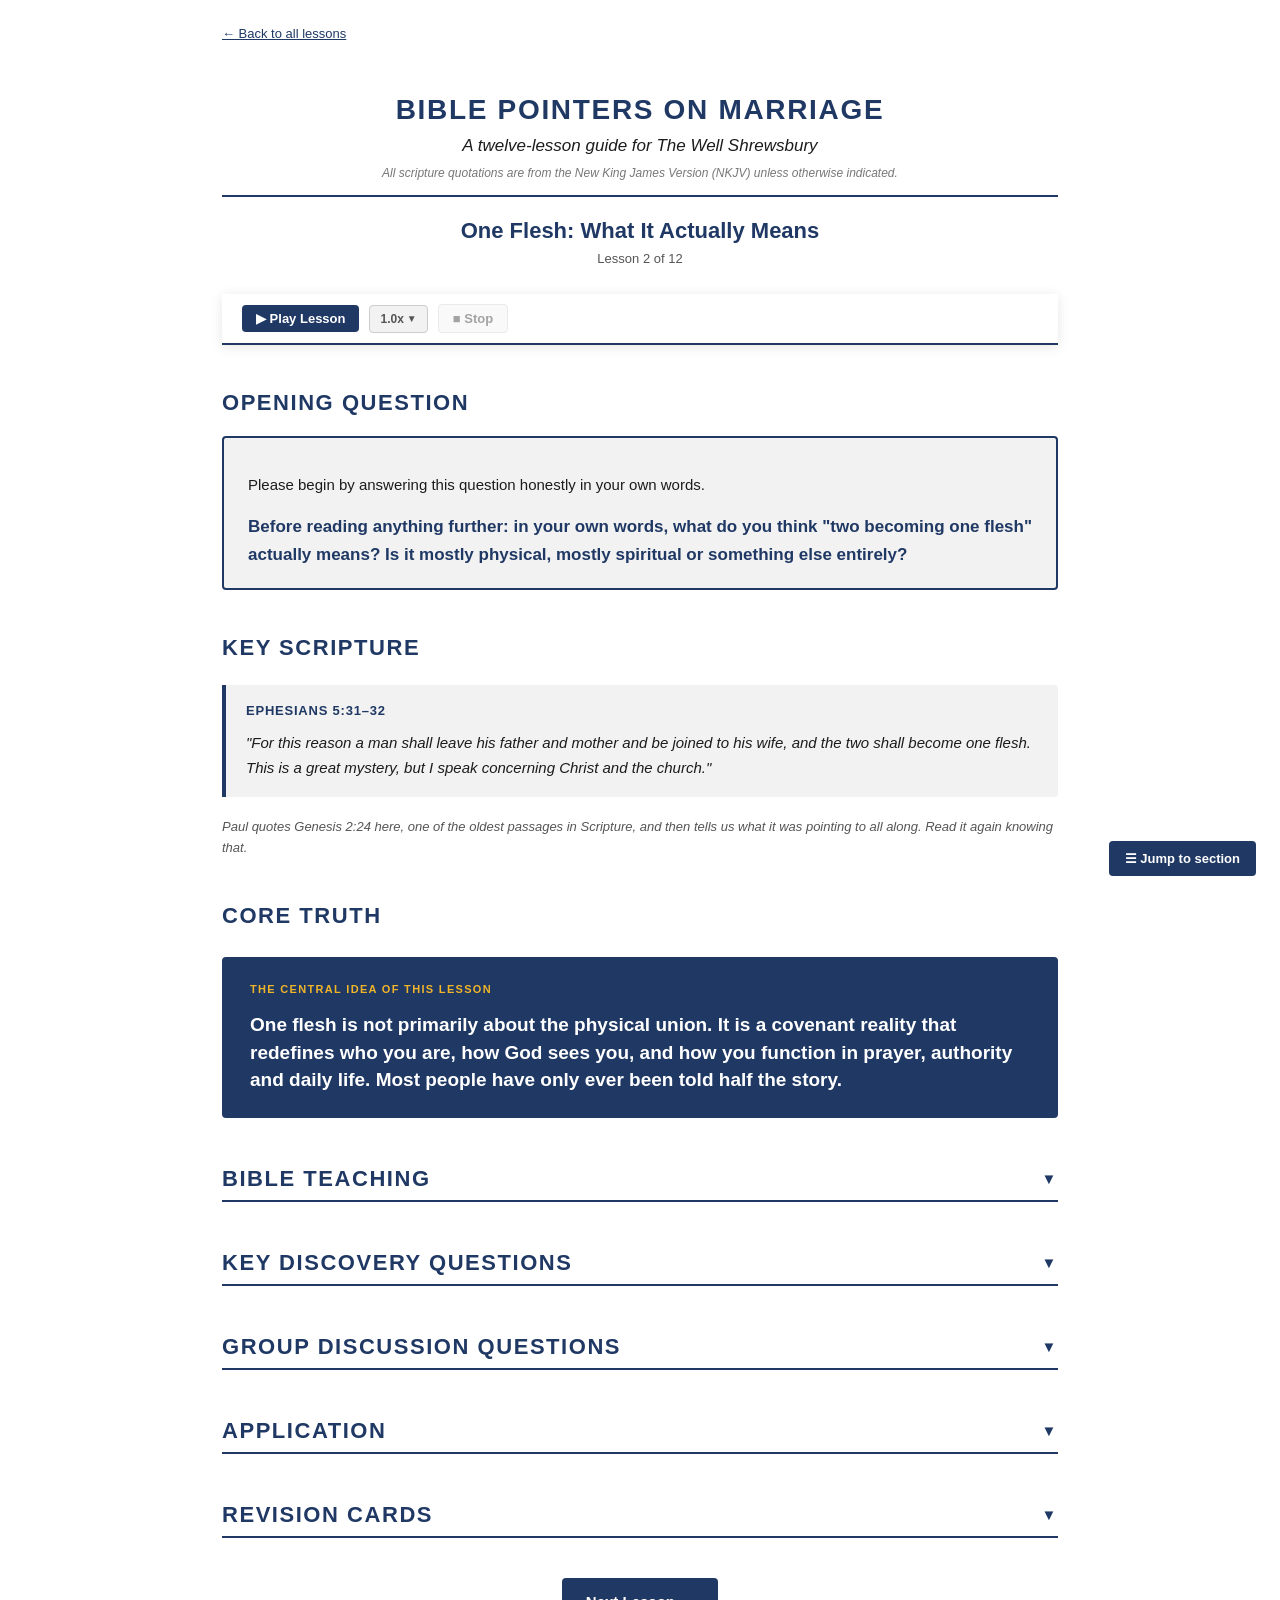
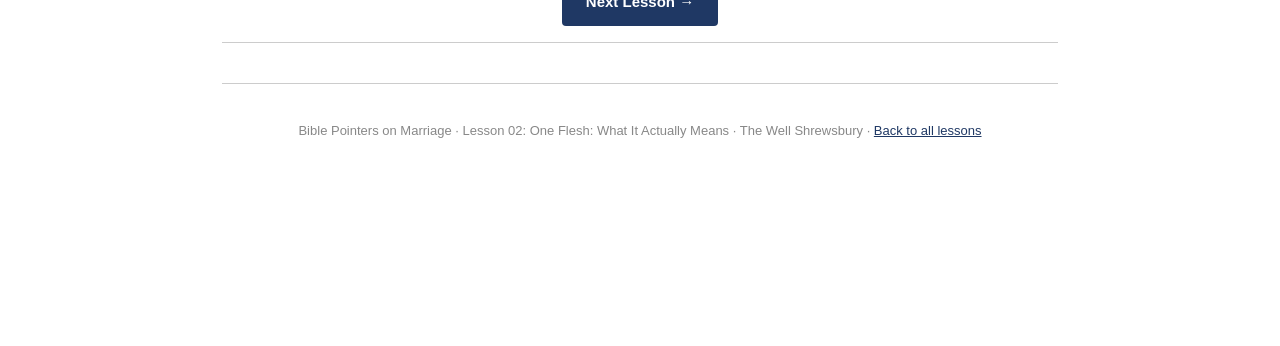
<file: bpm-l02-one-flesh.html>
<!DOCTYPE html>
<html lang="en">
<head>
<meta charset="UTF-8">
<meta name="viewport" content="width=device-width, initial-scale=1.0">
<title>Lesson 02: One Flesh – Bible Pointers on Marriage</title>
<link rel="icon" href="favicon.svg" type="image/svg+xml">
<link rel="stylesheet" href="bpm-site.css">
<style>
  *, *::before, *::after { box-sizing: border-box; }
  body { margin: 0; padding: 0 16px; font-family: Arial, Helvetica, sans-serif; font-size: 15px; line-height: 1.6; font-weight: 400; color: #1c1c1e; background: #ffffff; }
  @media (min-width: 640px) { body { padding: 0 32px; } }
  @media (min-width: 900px) { body { max-width: 900px; margin: 0 auto; } }
  .title-block { text-align: center; padding: 40px 0 0; }
  .series-name { font-size: 28px; font-weight: 700; letter-spacing: 0.06em; color: #1F3864; text-transform: uppercase; margin: 0 0 6px; line-height: 1.2; }
  .series-part { font-size: 17px; font-style: italic; color: #1c1c1e; margin: 0 0 4px; }
  .scripture-note-global { font-size: 12px; color: #777; margin: 0 0 10px; font-style: italic; }
  .title-rule { border: none; border-top: 2px solid #1F3864; margin: 12px auto 20px; width: 100%; }
  h1 { font-size: 22px; font-weight: 700; color: #1F3864; margin: 0 0 4px; line-height: 1.3; }
  .lesson-meta { font-size: 13px; color: #555; margin: 0 0 24px; }
  h2 { font-size: 22px; font-weight: 700; color: #1F3864; text-transform: uppercase; letter-spacing: 0.07em; margin-top: 40px; margin-bottom: 12px; }
  h3 { font-size: 18px; font-weight: 700; color: #1F3864; margin-top: 28px; margin-bottom: 8px; border-bottom: 1px solid #cccccc; padding-bottom: 4px; }
  p { margin-bottom: 16px; }
  a { color: #1F3864; text-decoration: underline; }
  a:hover, a:focus { color: #2c54a0; outline: 2px solid #2c54a0; outline-offset: 2px; }
  .opening-box { border: 2px solid #1F3864; border-radius: 4px; padding: 20px 24px; background: #f2f2f2; margin: 16px 0 24px; text-align: left; }
  .opening-box p:last-child { margin-bottom: 0; }
  .question-text { font-size: 17px; font-weight: 700; color: #1F3864; margin: 12px 0 0; }
  .core-truth-box { background: #1F3864; border-radius: 4px; padding: 24px 28px; margin: 24px 0; text-align: left; }
  .core-truth-label { font-size: 11px; font-weight: 700; letter-spacing: 0.12em; text-transform: uppercase; color: #f0b429; margin: 0 0 12px; }
  .core-truth-statement { font-size: 19px; font-weight: 700; color: #ffffff; line-height: 1.45; margin: 0; }
  .scripture-block { border-left: 4px solid #1F3864; background: #f2f2f2; padding: 16px 20px; margin: 20px 0; border-radius: 0 4px 4px 0; }
  .scripture-ref { font-size: 13px; font-weight: 700; letter-spacing: 0.06em; color: #1F3864; text-transform: uppercase; margin: 0 0 8px; }
  .scripture-text { font-size: 15px; line-height: 1.7; color: #1c1c1e; margin: 0; font-style: italic; }
  .callout { padding: 14px 18px; margin: 20px 0; border-radius: 0 4px 4px 0; }
  .callout-label { font-size: 11px; font-weight: 700; letter-spacing: 0.1em; text-transform: uppercase; margin: 0 0 8px; }
  .callout p:last-child { margin-bottom: 0; }
  .callout.note    { border-left: 4px solid #d97706; background: #fffbf0; }
  .callout.note    .callout-label { color: #d97706; }
  .callout.depth   { border-left: 4px solid #1F3864; background: #eef2f8; }
  .callout.depth   .callout-label { color: #1F3864; }
  .callout.tip     { border-left: 4px solid #276221; background: #f0f7f0; }
  .callout.tip     .callout-label { color: #276221; }
  .callout.caution { border-left: 4px solid #8b0000; background: #fce8e8; }
  .callout.caution .callout-label { color: #8b0000; }
  .table-wrap { overflow-x: auto; margin: 16px 0 24px; }
  table { width: 100%; border-collapse: collapse; font-size: 14px; }
  thead tr { background: #1F3864; color: #ffffff; }
  thead th { padding: 10px 14px; font-size: 14px; font-weight: 700; letter-spacing: 0.04em; border: 1px solid #cccccc; text-align: left; }
  tbody td { padding: 10px 14px; border: 1px solid #cccccc; vertical-align: top; }
  tbody tr:nth-child(odd)  { background: #ffffff; }
  tbody tr:nth-child(even) { background: #f2f2f2; }
  td.label-cell { background: #f2f2f2; font-weight: 700; width: 18%; vertical-align: top; }
  .fillable { min-height: 60px; outline: none; background: #fffbf0; border-radius: 2px; padding: 4px 6px; font-family: Arial, Helvetica, sans-serif; font-size: 14px; line-height: 1.5; color: #1c1c1e; display: block; width: 100%; box-sizing: border-box; transition: background 0.15s; }
  .fillable:focus { background: #fff8e1; outline: 2px solid #d97706; outline-offset: 0; }
  .fillable:empty::before { content: attr(data-placeholder); color: #aaa; pointer-events: none; }
  .answers-toolbar { display: flex; gap: 10px; flex-wrap: wrap; align-items: center; margin: 12px 0 4px; }
  .answers-toolbar button { background: #1F3864; color: #ffffff; border: none; border-radius: 4px; padding: 7px 14px; font-size: 13px; font-weight: 700; font-family: Arial, Helvetica, sans-serif; cursor: pointer; }
  .answers-toolbar button:hover { background: #2c54a0; }
  .answers-toolbar button:focus { outline: 2px solid #2c54a0; outline-offset: 2px; }
  .answers-toolbar button.clear-btn { background: #ffffff; color: #8b0000; border: 1px solid #8b0000; }
  .answers-toolbar button.clear-btn:hover { background: #fce8e8; }
  .answers-note { font-size: 12px; color: #777; margin: 0 0 16px; }
  .section-toggle { display: flex; align-items: center; justify-content: space-between; width: 100%; background: none; border: none; border-bottom: 2px solid #1F3864; padding: 8px 0; cursor: pointer; font-family: Arial, Helvetica, sans-serif; font-size: 22px; font-weight: 700; color: #1F3864; text-transform: uppercase; letter-spacing: 0.07em; margin-top: 40px; text-align: left; }
  .section-toggle:hover { color: #2c54a0; border-bottom-color: #2c54a0; }
  .section-toggle:focus { outline: 2px solid #2c54a0; outline-offset: 2px; }
  .section-chevron { font-size: 15px; transition: transform 0.25s ease; flex-shrink: 0; margin-left: 12px; font-weight: 400; }
  .section-toggle[aria-expanded="true"] .section-chevron { transform: rotate(180deg); }
  .section-body { display: none; }
  .section-body.open { display: block; }
  .flashcard-grid { display: grid; grid-template-columns: repeat(auto-fill, minmax(260px, 1fr)); gap: 16px; margin: 16px 0 24px; }
  .flashcard { height: 180px; perspective: 1000px; cursor: pointer; }
  .flashcard-inner { position: relative; width: 100%; height: 100%; transform-style: preserve-3d; transition: transform 0.45s ease; border-radius: 6px; }
  .flashcard.flipped .flashcard-inner { transform: rotateY(180deg); }
  .flashcard-front, .flashcard-back { position: absolute; width: 100%; height: 100%; backface-visibility: hidden; -webkit-backface-visibility: hidden; border-radius: 6px; padding: 18px; display: flex; flex-direction: column; justify-content: center; }
  .flashcard-front { background: #ffffff; border: 2px solid #1F3864; }
  .flashcard-back  { background: #1F3864; transform: rotateY(180deg); }
  .fc-prompt { font-size: 14px; font-weight: 700; color: #1F3864; margin: 0 0 8px; line-height: 1.4; }
  .fc-ref { font-size: 12px; color: #60a5fa; font-weight: 700; margin: 0; letter-spacing: 0.05em; }
  .fc-verse { font-size: 13px; color: #e8e4dc; font-style: italic; margin: 0 0 8px; line-height: 1.5; }
  .fc-ref-back { font-size: 12px; color: #f0b429; font-weight: 700; margin: 0; letter-spacing: 0.04em; }
  .fc-def { font-size: 13px; color: #e8e4dc; margin: 0; line-height: 1.5; }
  .flashcard-hint { font-size: 12px; color: #888; text-align: center; margin-bottom: 8px; }
  .back-link { font-size: 13px; margin-bottom: 8px; display: block; padding-top: 24px; }
  .page-footer { font-size: 13px; color: #888; text-align: center; border-top: 1px solid #cccccc; padding: 24px 0 40px; margin-top: 16px; }
  .toc-container { position: fixed; bottom: 24px; right: 24px; z-index: 1000; }
  .toc-btn { background: #1F3864; color: #ffffff; border: none; border-radius: 4px; padding: 10px 16px; font-size: 13px; font-weight: 700; font-family: Arial, Helvetica, sans-serif; cursor: pointer; display: block; width: 100%; text-align: left; }
  .toc-btn:hover { background: #2c54a0; }
  .toc-btn:focus { outline: 2px solid #2c54a0; outline-offset: 2px; }
  .toc-menu { display: none; background: #1F3864; border-radius: 4px 4px 0 0; padding: 8px 0; margin-bottom: 4px; max-height: 60vh; overflow-y: auto; min-width: 220px; }
  .toc-menu.open { display: block; }
  .toc-menu a { display: block; padding: 8px 16px; color: #ffffff; text-decoration: none; font-size: 13px; }
  .toc-menu a:hover { background: #2c54a0; }
  .toc-menu a:focus { outline: 2px solid #2c54a0; outline-offset: 2px; }
  @media print { .toc-container { display: none; } .section-body { display: block !important; } body { color: #1c1c1e; -webkit-print-color-adjust: exact; print-color-adjust: exact; } a { color: #1c1c1e; } .flashcard-back { background: #f2f2f2; } .fc-verse, .fc-def { color: #1c1c1e; } }
</style>
</head>
<body data-bpm-page="lesson">

<a class="back-link" href="index.html">&#8592; Back to all lessons</a>
<div class="title-block">
  <p class="series-name">Bible Pointers on Marriage</p>
  <p class="series-part">A twelve-lesson guide for The Well Shrewsbury</p>
  <p class="scripture-note-global">All scripture quotations are from the New King James Version (NKJV) unless otherwise indicated.</p>
</div>
<hr class="title-rule">
<div class="title-block" style="padding-top:0;">
  <h1>One Flesh: What It Actually Means</h1>
  <p class="lesson-meta">Lesson 2 of 12</p>
</div>

<div class="bpm-audio-panel" role="region" aria-label="Audio controls">
  <div class="bpm-audio-inner">
    <button class="bpm-audio-btn bpm-btn-play-main" id="bpm-btn-play-main" type="button" aria-label="Play lesson">&#9654; Play Lesson</button>
    <div class="bpm-speed-dropdown">
      <button class="bpm-speed-toggle" type="button" id="bpm-speed-toggle" aria-expanded="false" aria-haspopup="listbox" aria-controls="bpm-speed-menu" aria-label="Playback speed"><span class="bpm-speed-value">1.0x</span><span class="bpm-speed-chevron" aria-hidden="true">&#9660;</span></button>
      <ul class="bpm-speed-menu" id="bpm-speed-menu" role="listbox" hidden>
        <li role="presentation"><button type="button" class="bpm-speed-option active" role="option" data-rate="1" aria-selected="true">1.0x</button></li>
        <li role="presentation"><button type="button" class="bpm-speed-option" role="option" data-rate="1.25" aria-selected="false">1.25x</button></li>
        <li role="presentation"><button type="button" class="bpm-speed-option" role="option" data-rate="1.5" aria-selected="false">1.5x</button></li>
        <li role="presentation"><button type="button" class="bpm-speed-option" role="option" data-rate="1.75" aria-selected="false">1.75x</button></li>
        <li role="presentation"><button type="button" class="bpm-speed-option" role="option" data-rate="2" aria-selected="false">2.0x</button></li>
      </ul>
    </div>
    <button class="bpm-audio-btn bpm-btn-stop" id="bpm-btn-stop" type="button" aria-label="Stop playback" disabled>&#9632; Stop</button>
    <span class="bpm-audio-progress" id="bpm-audio-progress" aria-live="polite"></span>
  </div>
</div>
<section id="opening-question">
  <h2>Opening Question</h2>
  <div class="opening-box">
    <p>Please begin by answering this question honestly in your own words.</p>
    <p class="question-text">Before reading anything further: in your own words, what do you think "two becoming one flesh" actually means? Is it mostly physical, mostly spiritual or something else entirely?</p>
  </div>
</section>

<section id="key-scripture">
  <h2>Key Scripture</h2>
  <div class="scripture-block">
    <p class="scripture-ref">Ephesians 5:31&ndash;32</p>
    <p class="scripture-text">"For this reason a man shall leave his father and mother and be joined to his wife, and the two shall become one flesh. This is a great mystery, but I speak concerning Christ and the church."</p>
  </div>
  <p style="font-size:13px;color:#555;font-style:italic;">Paul quotes Genesis 2:24 here, one of the oldest passages in Scripture, and then tells us what it was pointing to all along. Read it again knowing that.</p>
</section>

<section id="core-truth">
  <h2>Core Truth</h2>
  <div class="core-truth-box">
    <p class="core-truth-label">The central idea of this lesson</p>
    <p class="core-truth-statement">One flesh is not primarily about the physical union. It is a covenant reality that redefines who you are, how God sees you, and how you function in prayer, authority and daily life. Most people have only ever been told half the story.</p>
  </div>
</section>

<section id="bible-teaching">
  <button class="section-toggle" aria-expanded="false" aria-controls="bible-teaching-body" id="bible-teaching-btn">
    Bible Teaching <span class="section-chevron" aria-hidden="true">&#9660;</span>
  </button>
  <div class="section-body" id="bible-teaching-body">

  <h3>More than joining: the covenant that makes it marriage</h3>
  <p>Genesis 2:24 says a man will leave his father and mother and cleave to his wife, and they shall become one flesh. The word "cleave" in Hebrew is <em>dabaq</em>, it means to cling, to adhere, to stick fast. It is the word used for gluing something so firmly that separation causes damage to both parts. This is not a description of two people enjoying each other's company. It is a description of a bond that changes both of them at the level of who they are.</p>
  <p>But one flesh is more than joining. The source material behind this lesson asks a pointed question: if becoming one flesh is simply a physical joining, what is the difference between marriage and sexual immorality? Paul addresses this directly in 1 Corinthians 6:15-16, physical union creates a form of one flesh even outside marriage. So what makes marriage different?</p>

  <div class="scripture-block">
    <p class="scripture-ref">Ezekiel 16:8</p>
    <p class="scripture-text">"When I passed by you again and looked upon you, indeed your time was the time of love; so I spread My wing over you and covered your nakedness. Yes, I swore an oath to you and entered into a covenant with you, and you became Mine," says the Lord God.</p>
  </div>

  <p>The answer is covenant. The Hebrew word for covenant, <em>berith</em>, carries the idea of binding together, a final commitment even unto death. What makes the one-flesh union of marriage categorically different from every other union is the sworn covenant before God. The physical union expresses and seals the covenant; it does not create it. You become one flesh through covenant, not merely through physical intimacy. This is why Proverbs 2:17 describes adultery as forsaking "the companion of her youth" and forgetting "the covenant of her God." Marriage is a covenant with the person, and simultaneously a covenant before God.</p>

  <div class="callout note">
    <p class="callout-label">Note</p>
    <p>The Hebrew word <em>berith</em> (covenant) appears in Ezekiel 16:8 and Proverbs 2:17 in direct reference to marriage. In ancient Near Eastern culture, covenants were the most binding agreements known. They were not contracts that could be renegotiated when circumstances changed. They were oaths made before witnesses and before God, sealed by sacrifice and blood. When the Bible calls marriage a covenant, it is placing it in the same category as God's covenant with Abraham and the New Covenant in Christ; not because they are identical, but because the nature of the commitment is the same: unconditional, binding, sealed by something costly.</p>
  </div>

  <h3>The practical reality of one flesh</h3>
  <p>If two people become one entity before God through covenant marriage, that has practical consequences that most couples never fully grasp. Three of them are worth dwelling on.</p>

  <p><strong>One flesh and prayer.</strong> First Peter 3:7 gives husbands a striking instruction:</p>

  <div class="scripture-block">
    <p class="scripture-ref">1 Peter 3:7</p>
    <p class="scripture-text">"Husbands, likewise, dwell with them with understanding, giving honour to the wife, as to the weaker vessel, and as being heirs together of the grace of life, that your prayers may not be hindered."</p>
  </div>

  <p>How a husband treats his wife directly affects his prayer life. They are "heirs together of the grace of life", the one-flesh unity creates a spiritual partnership in which they draw on the same grace together. Disrupting that unity through dishonour or neglect does not just damage the relationship; it hinders their access to God. The couple who prays together from a place of genuine oneness has a different quality of spiritual access than the couple who prays separately while in conflict.</p>

  <p><strong>One flesh and identity.</strong> When God looked at Adam and Eve as a married unit, He called them both by the single name Adam (Genesis 5:2). The woman, in the ancient practice carried into most cultures today, takes the man's name at marriage. This is not merely a cultural custom; it reflects a theological reality. The married couple is a single entity before God, their identity is bound up together in a way that singleness does not create. This is why Paul says in Ephesians 5:28-29 that a man who loves his wife loves himself, and that no one ever hated his own flesh.</p>

  <p><strong>One flesh and the words you speak over each other.</strong> Ephesians 5:25-26 describes how Christ loved the church: He gave Himself for her and sanctified her, cleansing her "with the washing of water by the word." The Greek word used here for "word" is <em>rhema</em>, spoken word. The source material for this lesson draws a direct application: the words a husband or wife speaks over their spouse have the power to build up or tear down, to bring out the best or to suppress it. You are speaking over your own flesh when you speak over your spouse. Constant criticism, belittling and negative declarations do not just wound the other person emotionally; they work against the one-flesh reality in which you are bound together.</p>

  <div class="callout depth">
    <p class="callout-label">Going Deeper</p>
    <p>The mystery Paul references in Ephesians 5:32, the fact that marriage points to Christ and the church, helps explain why God treats marriage with such seriousness and why its violation is treated in Scripture with such weight. When a marriage is broken through adultery, abandonment or hardheartedness, it is not merely a personal tragedy between two people. It distorts the illustration that God placed in creation to help humanity understand His relationship with His people. The faithfulness of a spouse in a difficult marriage is, in this frame, a small picture of God's faithfulness to an unfaithful people. The self-giving love of a husband for his wife is a small picture of Christ's sacrifice for the church. This does not make staying in every marriage under all circumstances straightforward or simple; Scripture also addresses those complexities, but it explains why God says in Malachi 2:16 that He hates divorce: it breaks the picture He placed in creation.</p>
  </div>

  <h3>What one flesh requires in practice</h3>
  <p>Genesis 2:24 identifies three movements that constitute one flesh: leaving, cleaving and becoming. The order matters.</p>
  <p><em>Leaving</em> means the marriage relationship is prioritised above the family of origin. This does not mean abandoning parents or becoming estranged from family, it means that when there is a conflict between your spouse and your parents in terms of where your primary loyalty lies, the spouse wins. Many marriages are damaged not by dramatic betrayal but by a failure to genuinely leave: parents who are still consulted as the primary authority; in-laws who have more influence than the spouse; an adult child who has never psychologically left home.</p>
  <p><em>Cleaving</em> means active, intentional pursuit and maintenance of the bond. Marriage does not maintain itself. The bond of <em>dabaq</em>, sticking fast, requires ongoing choice. Every decision that brings a couple closer together in purpose, in prayer and in practical life is an act of cleaving. Every habit that creates distance is a form of not cleaving.</p>
  <p><em>Becoming</em> one flesh is the ongoing reality that results when leaving and cleaving are practised. It is not achieved in a wedding ceremony; it is built over time through thousands of choices to prioritise the other, to forgive, to speak well, to pray together and to remain present.</p>

  <div class="callout caution">
    <p class="callout-label">Caution</p>
    <p>The teaching that marriage creates a single entity before God can be misused to suggest that one partner has no separate identity, that disagreement is a form of disloyalty, or that one spouse's will should simply override the other's. None of that follows from the biblical picture. The one-flesh union of marriage is modelled on the Trinity: Father, Son and Spirit are distinct persons in genuine unity, not one person absorbing another. A healthy one-flesh marriage preserves the distinct personhood of both partners within a unified purpose and covenant commitment. The goal is not uniformity but unity.</p>
  </div>

  <div class="callout tip">
    <p class="callout-label">Practical Tip</p>
    <p>If you are married, pay attention this week to the words you speak over your spouse; not in conflict, but in ordinary moments. Do your words tend to build up or to chip away? Do they speak to who your spouse is becoming, or to who they have failed to be? Ephesians 5:26 describes Christ cleansing the church through spoken words. You have more power to shape your spouse's sense of themselves than almost anyone else in their life. Use it deliberately this week.</p>
  </div>

  </div>
</section>

<section id="discovery-questions">
  <button class="section-toggle" aria-expanded="false" aria-controls="discovery-questions-body" id="discovery-questions-btn">
    Key Discovery Questions <span class="section-chevron" aria-hidden="true">&#9660;</span>
  </button>
  <div class="section-body" id="discovery-questions-body">
  <p>Work through these on your own before your group meets. Your answers are saved automatically in your browser.</p>
  <div class="answers-toolbar">
    <button id="download-btn">&#8595; Download my answers</button>
    <button class="clear-btn" id="clear-btn">Clear all answers</button>
  </div>
  <p class="answers-note">Answers save to your browser on this device. If viewing inside Google Sites, open the file directly for reliable saving.</p>
  <div class="table-wrap">
    <table>
      <thead><tr><th style="width:38%;">Question</th><th style="width:31%;">My Answer</th><th style="width:31%;">Group Discussion Notes</th></tr></thead>
      <tbody>
        <tr>
          <td>Read Ephesians 5:31-32. Paul quotes Genesis 2:24 and then says it refers to Christ and the church. What does that tell you about why God instituted marriage in the first place, and what it is meant to demonstrate?</td>
          <td><div class="fillable" contenteditable="true" data-key="bpm-l02-q1-answer" data-placeholder="Type your answer here&hellip;"></div></td>
          <td><div class="fillable" contenteditable="true" data-key="bpm-l02-q1-notes" data-placeholder="Group notes&hellip;"></div></td>
        </tr>
        <tr>
          <td>Read Ezekiel 16:8. God describes His relationship with Israel using the language of covenant marriage, an oath, a spreading of covering, a declaration of belonging. What does that tell you about the nature of the commitment marriage requires?</td>
          <td><div class="fillable" contenteditable="true" data-key="bpm-l02-q2-answer" data-placeholder="Type your answer here&hellip;"></div></td>
          <td><div class="fillable" contenteditable="true" data-key="bpm-l02-q2-notes" data-placeholder="Group notes&hellip;"></div></td>
        </tr>
        <tr>
          <td>Read 1 Peter 3:7. Peter says a husband who does not honour his wife will have his prayers hindered. What does that tell you about the connection between how you treat your spouse and how you connect with God?</td>
          <td><div class="fillable" contenteditable="true" data-key="bpm-l02-q3-answer" data-placeholder="Type your answer here&hellip;"></div></td>
          <td><div class="fillable" contenteditable="true" data-key="bpm-l02-q3-notes" data-placeholder="Group notes&hellip;"></div></td>
        </tr>
        <tr>
          <td>Read Genesis 2:24. The three movements are: leave, cleave, become one flesh. In your honest assessment, or in marriages you have observed, which of the three is most commonly incomplete, and what does that look like?</td>
          <td><div class="fillable" contenteditable="true" data-key="bpm-l02-q4-answer" data-placeholder="Type your answer here&hellip;"></div></td>
          <td><div class="fillable" contenteditable="true" data-key="bpm-l02-q4-notes" data-placeholder="Group notes&hellip;"></div></td>
        </tr>
        <tr>
          <td>Read Ephesians 5:25-26. The lesson notes that the words a spouse speaks over the other have real power, to build up or tear down. Whether you are single or married, how does that principle apply to how you speak about marriage in general, or about a spouse specifically?</td>
          <td><div class="fillable" contenteditable="true" data-key="bpm-l02-q5-answer" data-placeholder="Type your answer here&hellip;"></div></td>
          <td><div class="fillable" contenteditable="true" data-key="bpm-l02-q5-notes" data-placeholder="Group notes&hellip;"></div></td>
        </tr>
      </tbody>
    </table>
  </div>
  </div>
</section>

<section id="group-discussion">
  <button class="section-toggle" aria-expanded="false" aria-controls="group-discussion-body" id="group-discussion-btn">
    Group Discussion Questions <span class="section-chevron" aria-hidden="true">&#9660;</span>
  </button>
  <div class="section-body" id="group-discussion-body">
  <p>Open questions for any level of experience. No right or wrong answers.</p>
  <ol>
    <li style="margin-bottom:16px;">The lesson says the physical union expresses and seals the covenant but does not create it. What do you think does create the covenant, and why does that distinction matter?</li>
    <li style="margin-bottom:16px;">First Peter 3:7 says a husband who dishonours his wife will have his prayers hindered. That is a striking claim. What does it suggest about the connection between how we treat our closest relationships and how we connect with God?</li>
    <li style="margin-bottom:16px;">Genesis 2:24 describes three movements: leave, cleave, become one. Which of the three do you think is least understood or most often skipped in the way people approach marriage today? Why?</li>
    <li style="margin-bottom:16px;">The Caution box warns against misusing the one-flesh teaching to suggest one partner has no separate identity. What does healthy unity that preserves personhood actually look like? Can you describe it from something you have seen?</li>
    <li style="margin-bottom:16px;">For those who are single: the one-flesh reality begins with covenant, not with physical union. How does understanding that change how you think about purity, about dating, or about what you are actually committing to when you marry?</li>
  </ol>
  </div>
</section>

<section id="application">
  <button class="section-toggle" aria-expanded="false" aria-controls="application-body" id="application-btn">
    Application <span class="section-chevron" aria-hidden="true">&#9660;</span>
  </button>
  <div class="section-body" id="application-body">
  <p>The one-flesh reality of marriage is not just a theological statement, it has immediate practical implications for how you live, pray and speak.</p>
  <div class="table-wrap">
    <table>
      <thead><tr><th style="width:18%;">Context</th><th>How I Apply This</th></tr></thead>
      <tbody>
        <tr>
          <td class="label-cell">In your prayer life</td>
          <td>First Peter 3:7 connects the quality of a marriage relationship to the effectiveness of prayer. This week, whether you are married or single, bring your closest relationships before God and ask honestly: is there any way I am hindering my own connection with God by how I treat or speak about the people I am in relationship with? For those who are married, consider whether you and your spouse are praying together; not just for each other individually, but as a unified covenant pair before God.</td>
        </tr>
        <tr>
          <td class="label-cell">In the words you speak</td>
          <td>Ephesians 5:26 describes Christ cleansing the church through spoken words. This week, pay deliberate attention to the words you speak over your spouse or, if you are single, over any person you are in a serious relationship with. Choose one specific thing to say; not flattery, but genuine truth about who they are or who they are becoming. Notice the effect on the relationship and on your own inner life.</td>
        </tr>
        <tr>
          <td class="label-cell">In preparing for marriage</td>
          <td>If you are not yet married, the most important preparation for one-flesh marriage is not finding the right person, it is becoming the right person: someone who has genuinely left their family of origin in terms of emotional dependency, someone who understands that covenant is unconditional, and someone whose relationship with God is deep enough to be the foundation of a shared life. Spend time this week honestly assessing which of the three, leaving, cleaving readiness, or depth of relationship with God, needs the most attention in your life right now.</td>
        </tr>
      </tbody>
    </table>
  </div>
  </div>
</section>

<section id="revision-cards">
  <button class="section-toggle" aria-expanded="false" aria-controls="revision-cards-body" id="revision-cards-btn">
    Revision Cards <span class="section-chevron" aria-hidden="true">&#9660;</span>
  </button>
  <div class="section-body" id="revision-cards-body">
  <p class="flashcard-hint">Tap each card to reveal the answer.</p>
  <div class="flashcard-grid">

    <div class="flashcard" role="button" tabindex="0" aria-label="Card 1">
      <div class="flashcard-inner">
        <div class="flashcard-front"><p class="fc-prompt">What makes the one-flesh union of marriage different from any other physical union?</p></div>
        <div class="flashcard-back"><p class="fc-def">Covenant. The physical union expresses and seals the covenant but does not create it. Marriage is a sworn, unconditional covenant before God, the commitment makes it marriage, not the physical act alone.</p></div>
      </div>
    </div>

    <div class="flashcard" role="button" tabindex="0" aria-label="Card 2">
      <div class="flashcard-inner">
        <div class="flashcard-front"><p class="fc-prompt">What are the three movements of one-flesh marriage in Genesis 2:24?</p><p class="fc-ref">Genesis 2:24</p></div>
        <div class="flashcard-back"><p class="fc-verse">"A man shall leave his father and mother and be joined to his wife, and they shall become one flesh."</p><p class="fc-ref-back">Genesis 2:24. Leave (prioritise the spouse over family of origin). Cleave (actively maintain the bond). Become one flesh (the ongoing covenant reality).</p></div>
      </div>
    </div>

    <div class="flashcard" role="button" tabindex="0" aria-label="Card 3">
      <div class="flashcard-inner">
        <div class="flashcard-front"><p class="fc-prompt">What does 1 Peter 3:7 say happens to a husband's prayers if he dishonours his wife?</p><p class="fc-ref">1 Peter 3:7</p></div>
        <div class="flashcard-back"><p class="fc-verse">"…giving honour to the wife…that your prayers may not be hindered."</p><p class="fc-ref-back">1 Peter 3:7. Dishonour in the marriage relationship directly affects the couple's access to God in prayer.</p></div>
      </div>
    </div>

    <div class="flashcard" role="button" tabindex="0" aria-label="Card 4">
      <div class="flashcard-inner">
        <div class="flashcard-front"><p class="fc-prompt">What does the Hebrew word for "cleave" (dabaq) mean?</p><p class="fc-ref">Genesis 2:24</p></div>
        <div class="flashcard-back"><p class="fc-def">To cling, adhere, stick fast, like gluing two things together so firmly that separation damages both parts. Not passive togetherness but active, intentional bonding that is continually chosen.</p></div>
      </div>
    </div>

    <div class="flashcard" role="button" tabindex="0" aria-label="Card 5">
      <div class="flashcard-inner">
        <div class="flashcard-front"><p class="fc-prompt">What does the word rhema in Ephesians 5:26 reveal about words spoken in marriage?</p><p class="fc-ref">Ephesians 5:26</p></div>
        <div class="flashcard-back"><p class="fc-def">Rhema means spoken word. Christ cleansed the church through spoken words. A spouse's words carry real power to build up or suppress, you speak over your own flesh when you speak over your spouse.</p></div>
      </div>
    </div>

    <div class="flashcard" role="button" tabindex="0" aria-label="Card 6">
      <div class="flashcard-inner">
        <div class="flashcard-front"><p class="fc-prompt">What great mystery does Ephesians 5:32 say marriage points to?</p><p class="fc-ref">Ephesians 5:32</p></div>
        <div class="flashcard-back"><p class="fc-verse">"This is a great mystery, but I speak concerning Christ and the church."</p><p class="fc-ref-back">Ephesians 5:32. Marriage has always been a living illustration of Christ's covenant love for His people.</p></div>
      </div>
    </div>

  </div>
  </div>
</section>

</div>

<div style="margin-top: 40px; margin-bottom: 20px; text-align: center;">
<a href="bpm-l03-how-to-wait.html" style="display: inline-block; padding: 12px 24px; background-color: #1F3864; color: white; text-decoration: none; border-radius: 4px; font-weight: bold;">Next Lesson →</a>
<div class="page-footer">
<div class="page-footer">
  <p>Bible Pointers on Marriage &middot; Lesson 02: One Flesh: What It Actually Means &middot; The Well Shrewsbury &middot; <a href="index.html">Back to all lessons</a></p>
</div>

<nav class="toc-container" role="navigation" aria-label="Jump to section">
  <div class="toc-menu" id="toc-menu">
    <a href="#opening-question">Opening Question</a>
    <a href="#key-scripture">Key Scripture</a>
    <a href="#core-truth">Core Truth</a>
    <a href="#bible-teaching">Bible Teaching</a>
    <a href="#discovery-questions">Key Discovery Questions</a>
    <a href="#group-discussion">Group Discussion</a>
    <a href="#application">Application</a>
    <a href="#revision-cards">Revision Cards</a>
  </div>
  <button class="toc-btn" id="toc-btn" aria-expanded="false" aria-controls="toc-menu">&#9776; Jump to section</button>
</nav>

<script src="bpm-site.js"></script>
<script src="bpm-lesson-page.js"></script>
</body>
</html>
</file>
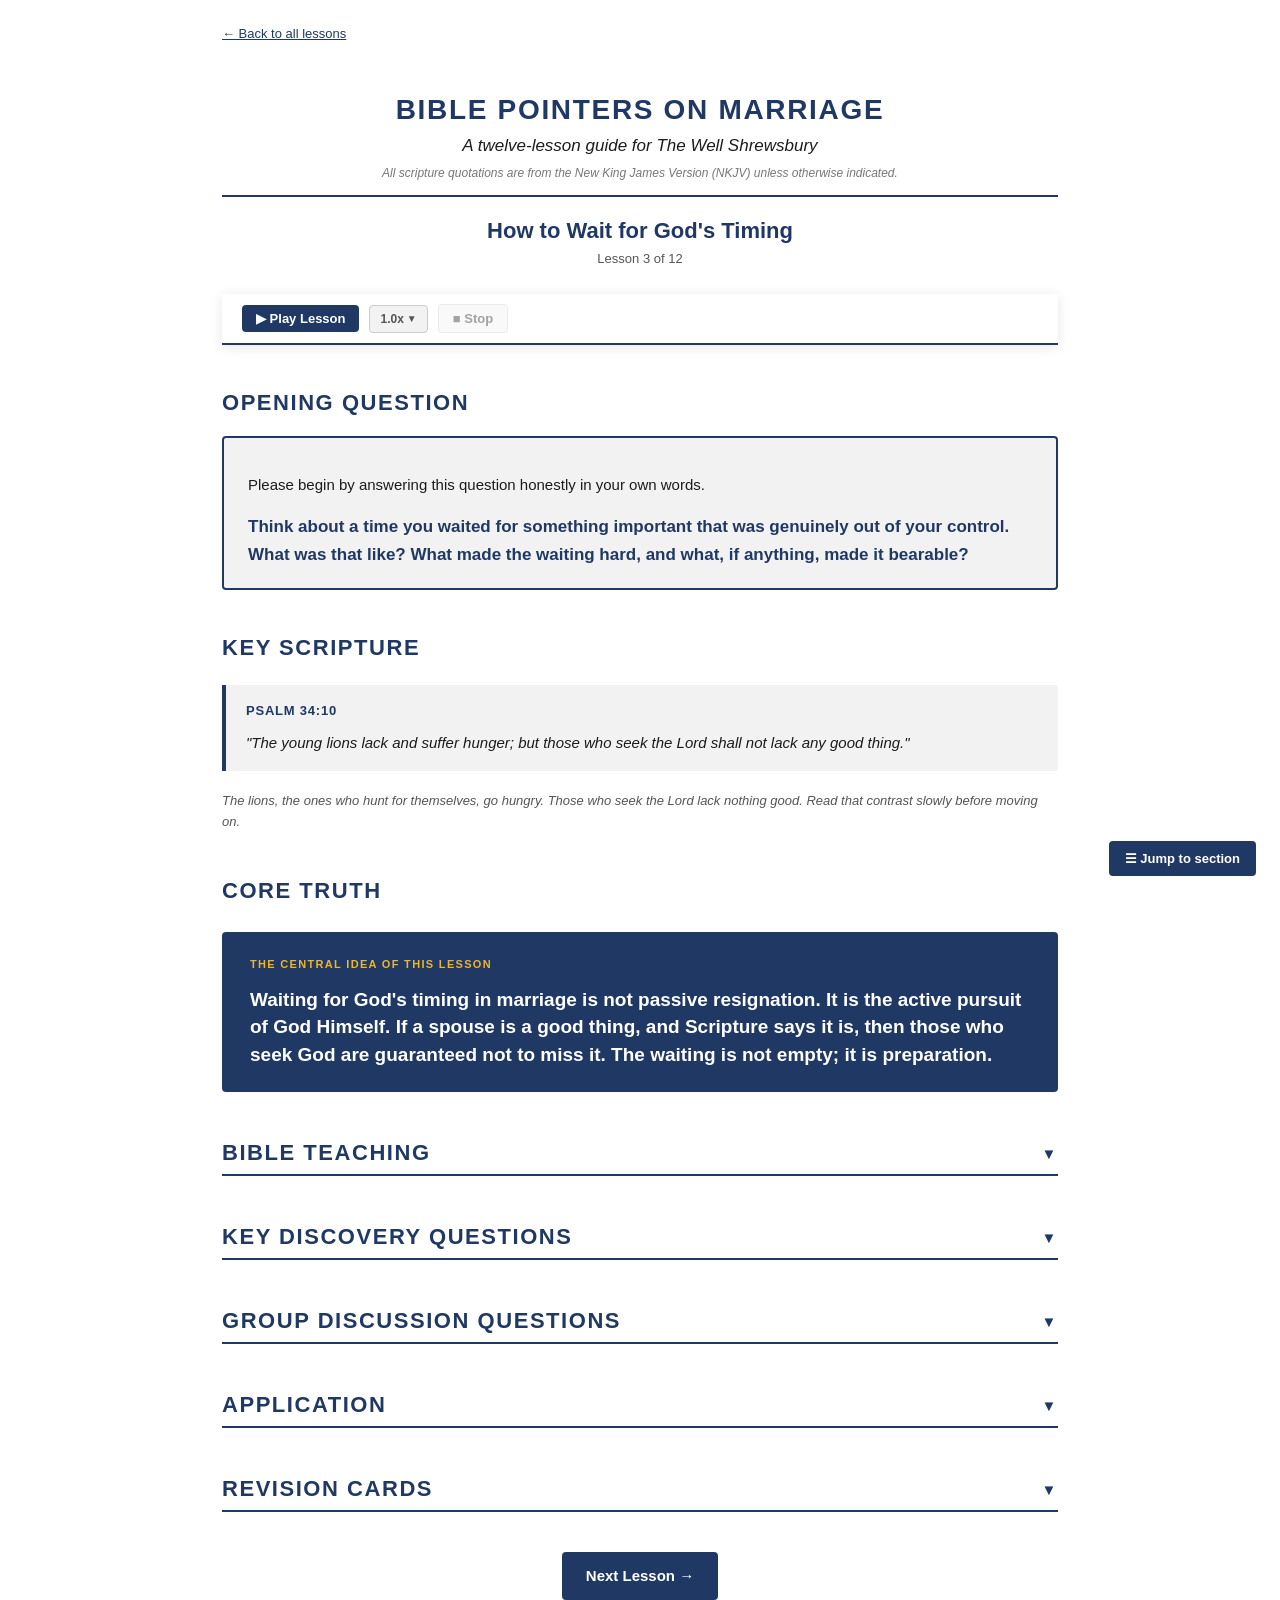
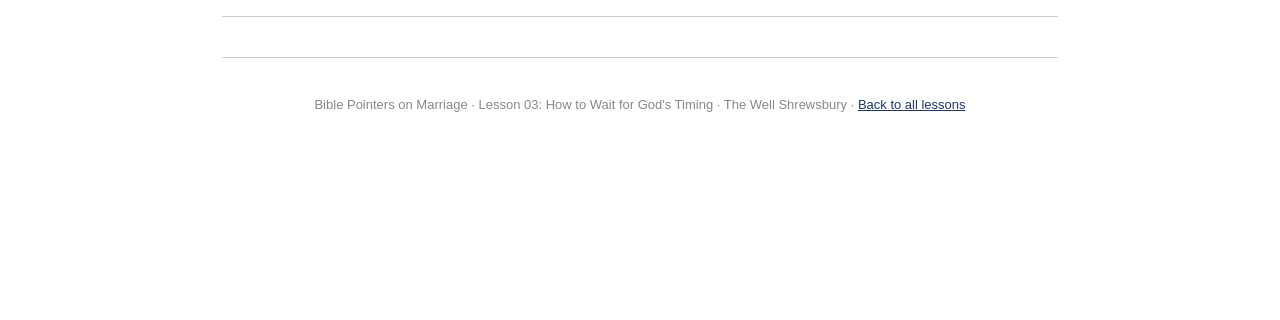
<file: bpm-l03-how-to-wait.html>
<!DOCTYPE html>
<html lang="en">
<head>
<meta charset="UTF-8">
<meta name="viewport" content="width=device-width, initial-scale=1.0">
<title>Lesson 03: How to Wait for God's Timing – Bible Pointers on Marriage</title>
<link rel="icon" href="favicon.svg" type="image/svg+xml">
<link rel="stylesheet" href="bpm-site.css">
<style>
  *, *::before, *::after { box-sizing: border-box; }
  body { margin: 0; padding: 0 16px; font-family: Arial, Helvetica, sans-serif; font-size: 15px; line-height: 1.6; font-weight: 400; color: #1c1c1e; background: #ffffff; }
  @media (min-width: 640px) { body { padding: 0 32px; } }
  @media (min-width: 900px) { body { max-width: 900px; margin: 0 auto; } }
  .title-block { text-align: center; padding: 40px 0 0; }
  .series-name { font-size: 28px; font-weight: 700; letter-spacing: 0.06em; color: #1F3864; text-transform: uppercase; margin: 0 0 6px; line-height: 1.2; }
  .series-part { font-size: 17px; font-style: italic; color: #1c1c1e; margin: 0 0 4px; }
  .scripture-note-global { font-size: 12px; color: #777; margin: 0 0 10px; font-style: italic; }
  .title-rule { border: none; border-top: 2px solid #1F3864; margin: 12px auto 20px; width: 100%; }
  h1 { font-size: 22px; font-weight: 700; color: #1F3864; margin: 0 0 4px; line-height: 1.3; }
  .lesson-meta { font-size: 13px; color: #555; margin: 0 0 24px; }
  h2 { font-size: 22px; font-weight: 700; color: #1F3864; text-transform: uppercase; letter-spacing: 0.07em; margin-top: 40px; margin-bottom: 12px; }
  h3 { font-size: 18px; font-weight: 700; color: #1F3864; margin-top: 28px; margin-bottom: 8px; border-bottom: 1px solid #cccccc; padding-bottom: 4px; }
  p { margin-bottom: 16px; }
  a { color: #1F3864; text-decoration: underline; }
  a:hover, a:focus { color: #2c54a0; outline: 2px solid #2c54a0; outline-offset: 2px; }
  .opening-box { border: 2px solid #1F3864; border-radius: 4px; padding: 20px 24px; background: #f2f2f2; margin: 16px 0 24px; text-align: left; }
  .opening-box p:last-child { margin-bottom: 0; }
  .question-text { font-size: 17px; font-weight: 700; color: #1F3864; margin: 12px 0 0; }
  .core-truth-box { background: #1F3864; border-radius: 4px; padding: 24px 28px; margin: 24px 0; text-align: left; }
  .core-truth-label { font-size: 11px; font-weight: 700; letter-spacing: 0.12em; text-transform: uppercase; color: #f0b429; margin: 0 0 12px; }
  .core-truth-statement { font-size: 19px; font-weight: 700; color: #ffffff; line-height: 1.45; margin: 0; }
  .scripture-block { border-left: 4px solid #1F3864; background: #f2f2f2; padding: 16px 20px; margin: 20px 0; border-radius: 0 4px 4px 0; }
  .scripture-ref { font-size: 13px; font-weight: 700; letter-spacing: 0.06em; color: #1F3864; text-transform: uppercase; margin: 0 0 8px; }
  .scripture-text { font-size: 15px; line-height: 1.7; color: #1c1c1e; margin: 0; font-style: italic; }
  .callout { padding: 14px 18px; margin: 20px 0; border-radius: 0 4px 4px 0; }
  .callout-label { font-size: 11px; font-weight: 700; letter-spacing: 0.1em; text-transform: uppercase; margin: 0 0 8px; }
  .callout p:last-child { margin-bottom: 0; }
  .callout.note    { border-left: 4px solid #d97706; background: #fffbf0; }
  .callout.note    .callout-label { color: #d97706; }
  .callout.depth   { border-left: 4px solid #1F3864; background: #eef2f8; }
  .callout.depth   .callout-label { color: #1F3864; }
  .callout.tip     { border-left: 4px solid #276221; background: #f0f7f0; }
  .callout.tip     .callout-label { color: #276221; }
  .callout.caution { border-left: 4px solid #8b0000; background: #fce8e8; }
  .callout.caution .callout-label { color: #8b0000; }
  .table-wrap { overflow-x: auto; margin: 16px 0 24px; }
  table { width: 100%; border-collapse: collapse; font-size: 14px; }
  thead tr { background: #1F3864; color: #ffffff; }
  thead th { padding: 10px 14px; font-size: 14px; font-weight: 700; letter-spacing: 0.04em; border: 1px solid #cccccc; text-align: left; }
  tbody td { padding: 10px 14px; border: 1px solid #cccccc; vertical-align: top; }
  tbody tr:nth-child(odd)  { background: #ffffff; }
  tbody tr:nth-child(even) { background: #f2f2f2; }
  td.label-cell { background: #f2f2f2; font-weight: 700; width: 18%; vertical-align: top; }
  .fillable { min-height: 60px; outline: none; background: #fffbf0; border-radius: 2px; padding: 4px 6px; font-family: Arial, Helvetica, sans-serif; font-size: 14px; line-height: 1.5; color: #1c1c1e; display: block; width: 100%; box-sizing: border-box; transition: background 0.15s; }
  .fillable:focus { background: #fff8e1; outline: 2px solid #d97706; outline-offset: 0; }
  .fillable:empty::before { content: attr(data-placeholder); color: #aaa; pointer-events: none; }
  .answers-toolbar { display: flex; gap: 10px; flex-wrap: wrap; align-items: center; margin: 12px 0 4px; }
  .answers-toolbar button { background: #1F3864; color: #ffffff; border: none; border-radius: 4px; padding: 7px 14px; font-size: 13px; font-weight: 700; font-family: Arial, Helvetica, sans-serif; cursor: pointer; }
  .answers-toolbar button:hover { background: #2c54a0; }
  .answers-toolbar button:focus { outline: 2px solid #2c54a0; outline-offset: 2px; }
  .answers-toolbar button.clear-btn { background: #ffffff; color: #8b0000; border: 1px solid #8b0000; }
  .answers-toolbar button.clear-btn:hover { background: #fce8e8; }
  .answers-note { font-size: 12px; color: #777; margin: 0 0 16px; }
  .section-toggle { display: flex; align-items: center; justify-content: space-between; width: 100%; background: none; border: none; border-bottom: 2px solid #1F3864; padding: 8px 0; cursor: pointer; font-family: Arial, Helvetica, sans-serif; font-size: 22px; font-weight: 700; color: #1F3864; text-transform: uppercase; letter-spacing: 0.07em; margin-top: 40px; text-align: left; }
  .section-toggle:hover { color: #2c54a0; border-bottom-color: #2c54a0; }
  .section-toggle:focus { outline: 2px solid #2c54a0; outline-offset: 2px; }
  .section-chevron { font-size: 15px; transition: transform 0.25s ease; flex-shrink: 0; margin-left: 12px; font-weight: 400; }
  .section-toggle[aria-expanded="true"] .section-chevron { transform: rotate(180deg); }
  .section-body { display: none; }
  .section-body.open { display: block; }
  .flashcard-grid { display: grid; grid-template-columns: repeat(auto-fill, minmax(260px, 1fr)); gap: 16px; margin: 16px 0 24px; }
  .flashcard { height: 180px; perspective: 1000px; cursor: pointer; }
  .flashcard-inner { position: relative; width: 100%; height: 100%; transform-style: preserve-3d; transition: transform 0.45s ease; border-radius: 6px; }
  .flashcard.flipped .flashcard-inner { transform: rotateY(180deg); }
  .flashcard-front, .flashcard-back { position: absolute; width: 100%; height: 100%; backface-visibility: hidden; -webkit-backface-visibility: hidden; border-radius: 6px; padding: 18px; display: flex; flex-direction: column; justify-content: center; }
  .flashcard-front { background: #ffffff; border: 2px solid #1F3864; }
  .flashcard-back  { background: #1F3864; transform: rotateY(180deg); }
  .fc-prompt { font-size: 14px; font-weight: 700; color: #1F3864; margin: 0 0 8px; line-height: 1.4; }
  .fc-ref { font-size: 12px; color: #60a5fa; font-weight: 700; margin: 0; letter-spacing: 0.05em; }
  .fc-verse { font-size: 13px; color: #e8e4dc; font-style: italic; margin: 0 0 8px; line-height: 1.5; }
  .fc-ref-back { font-size: 12px; color: #f0b429; font-weight: 700; margin: 0; letter-spacing: 0.04em; }
  .fc-def { font-size: 13px; color: #e8e4dc; margin: 0; line-height: 1.5; }
  .flashcard-hint { font-size: 12px; color: #888; text-align: center; margin-bottom: 8px; }
  .back-link { font-size: 13px; margin-bottom: 8px; display: block; padding-top: 24px; }
  .page-footer { font-size: 13px; color: #888; text-align: center; border-top: 1px solid #cccccc; padding: 24px 0 40px; margin-top: 16px; }
  .toc-container { position: fixed; bottom: 24px; right: 24px; z-index: 1000; }
  .toc-btn { background: #1F3864; color: #ffffff; border: none; border-radius: 4px; padding: 10px 16px; font-size: 13px; font-weight: 700; font-family: Arial, Helvetica, sans-serif; cursor: pointer; display: block; width: 100%; text-align: left; }
  .toc-btn:hover { background: #2c54a0; }
  .toc-btn:focus { outline: 2px solid #2c54a0; outline-offset: 2px; }
  .toc-menu { display: none; background: #1F3864; border-radius: 4px 4px 0 0; padding: 8px 0; margin-bottom: 4px; max-height: 60vh; overflow-y: auto; min-width: 220px; }
  .toc-menu.open { display: block; }
  .toc-menu a { display: block; padding: 8px 16px; color: #ffffff; text-decoration: none; font-size: 13px; }
  .toc-menu a:hover { background: #2c54a0; }
  .toc-menu a:focus { outline: 2px solid #2c54a0; outline-offset: 2px; }
  @media print { .toc-container { display: none; } .section-body { display: block !important; } body { color: #1c1c1e; -webkit-print-color-adjust: exact; print-color-adjust: exact; } a { color: #1c1c1e; } .flashcard-back { background: #f2f2f2; } .fc-verse, .fc-def { color: #1c1c1e; } }
</style>
</head>
<body data-bpm-page="lesson">

<a class="back-link" href="index.html">&#8592; Back to all lessons</a>
<div class="title-block">
  <p class="series-name">Bible Pointers on Marriage</p>
  <p class="series-part">A twelve-lesson guide for The Well Shrewsbury</p>
  <p class="scripture-note-global">All scripture quotations are from the New King James Version (NKJV) unless otherwise indicated.</p>
</div>
<hr class="title-rule">
<div class="title-block" style="padding-top:0;">
  <h1>How to Wait for God's Timing</h1>
  <p class="lesson-meta">Lesson 3 of 12</p>
</div>

<div class="bpm-audio-panel" role="region" aria-label="Audio controls">
  <div class="bpm-audio-inner">
    <button class="bpm-audio-btn bpm-btn-play-main" id="bpm-btn-play-main" type="button" aria-label="Play lesson">&#9654; Play Lesson</button>
    <div class="bpm-speed-dropdown">
      <button class="bpm-speed-toggle" type="button" id="bpm-speed-toggle" aria-expanded="false" aria-haspopup="listbox" aria-controls="bpm-speed-menu" aria-label="Playback speed"><span class="bpm-speed-value">1.0x</span><span class="bpm-speed-chevron" aria-hidden="true">&#9660;</span></button>
      <ul class="bpm-speed-menu" id="bpm-speed-menu" role="listbox" hidden>
        <li role="presentation"><button type="button" class="bpm-speed-option active" role="option" data-rate="1" aria-selected="true">1.0x</button></li>
        <li role="presentation"><button type="button" class="bpm-speed-option" role="option" data-rate="1.25" aria-selected="false">1.25x</button></li>
        <li role="presentation"><button type="button" class="bpm-speed-option" role="option" data-rate="1.5" aria-selected="false">1.5x</button></li>
        <li role="presentation"><button type="button" class="bpm-speed-option" role="option" data-rate="1.75" aria-selected="false">1.75x</button></li>
        <li role="presentation"><button type="button" class="bpm-speed-option" role="option" data-rate="2" aria-selected="false">2.0x</button></li>
      </ul>
    </div>
    <button class="bpm-audio-btn bpm-btn-stop" id="bpm-btn-stop" type="button" aria-label="Stop playback" disabled>&#9632; Stop</button>
    <span class="bpm-audio-progress" id="bpm-audio-progress" aria-live="polite"></span>
  </div>
</div>
<section id="opening-question">
  <h2>Opening Question</h2>
  <div class="opening-box">
    <p>Please begin by answering this question honestly in your own words.</p>
    <p class="question-text">Think about a time you waited for something important that was genuinely out of your control. What was that like? What made the waiting hard, and what, if anything, made it bearable?</p>
  </div>
</section>

<section id="key-scripture">
  <h2>Key Scripture</h2>
  <div class="scripture-block">
    <p class="scripture-ref">Psalm 34:10</p>
    <p class="scripture-text">"The young lions lack and suffer hunger; but those who seek the Lord shall not lack any good thing."</p>
  </div>
  <p style="font-size:13px;color:#555;font-style:italic;">The lions, the ones who hunt for themselves, go hungry. Those who seek the Lord lack nothing good. Read that contrast slowly before moving on.</p>
</section>

<section id="core-truth">
  <h2>Core Truth</h2>
  <div class="core-truth-box">
    <p class="core-truth-label">The central idea of this lesson</p>
    <p class="core-truth-statement">Waiting for God's timing in marriage is not passive resignation. It is the active pursuit of God Himself. If a spouse is a good thing, and Scripture says it is, then those who seek God are guaranteed not to miss it. The waiting is not empty; it is preparation.</p>
  </div>
</section>

<section id="bible-teaching">
  <button class="section-toggle" aria-expanded="false" aria-controls="bible-teaching-body" id="bible-teaching-btn">
    Bible Teaching <span class="section-chevron" aria-hidden="true">&#9660;</span>
  </button>
  <div class="section-body" id="bible-teaching-body">

  <h3>Two scriptures that change everything</h3>
  <p>The source material for this lesson centres on the experience of Andrew Wommack, who made a deliberate commitment as a young man not to go about finding a spouse the way the world does. He did not know what God's alternative looked like. So he prayed and began to search Scripture. He found two passages that he held together and built his approach on.</p>
  <p>The first was Proverbs 18:22:</p>
  <div class="scripture-block">
    <p class="scripture-ref">Proverbs 18:22</p>
    <p class="scripture-text">"He who finds a wife finds a good thing, and obtains favour from the Lord."</p>
  </div>
  <p>A wife is a good thing. That is the Scripture's declaration. Then he turned to Psalm 34:10:</p>
  <div class="scripture-block">
    <p class="scripture-ref">Psalm 34:10</p>
    <p class="scripture-text">"The young lions lack and suffer hunger; but those who seek the Lord shall not lack any good thing."</p>
  </div>
  <p>He put the two together and drew a simple but life-changing conclusion: a wife is a good thing; those who seek the Lord shall not lack any good thing; therefore, if a wife is part of God's plan for me, and I am genuinely seeking God, I will not miss her. He said to God: I am not going to seek a wife. I am going to seek You. And if a wife is a good thing for me, You are obligated to bring a good thing to me. Show it to me, and I will accept it.</p>

  <div class="callout note">
    <p class="callout-label">Note</p>
    <p>This lesson is addressed primarily to those who are single and considering marriage. But those who are already married, perhaps having come together without this understanding, will also find it useful. Wommack himself acknowledged this. If your marriage began through the world's system rather than through seeking God, that does not condemn you or disqualify you from having a strong marriage now. What matters is what you build from here. The principles in this lesson are about orientation toward God, which applies to every season, regardless of marital status.</p>
  </div>

  <h3>The triangle principle</h3>
  <p>Wommack described the typical way a man and woman come together as movement on a horizontal plane: they find each other first, then after they are together they begin to ask God into the relationship. The problem with that approach is that you might come together with the wrong person, and the relationship is built on a foundation that was never God-centred to begin with.</p>

  <p>God's design works differently. Picture a triangle with God at the top and the man and woman at the two lower corners. As each person independently pursues God, moving toward the top of the triangle, the two of them are naturally drawn closer to each other. When they are close enough to the centre of God's will, their paths converge. They do not find each other by shopping around. They find each other because they were both going the same direction.</p>

  <p>This is why the quality of your relationship with God is the most important factor in your preparation for marriage. A person who is genuinely seeking God, growing in character and deepening in their walk with Christ is simultaneously becoming the kind of person who can sustain a covenant marriage, and is positioning themselves to find someone in the same posture.</p>

  <div class="scripture-block">
    <p class="scripture-ref">Matthew 6:33</p>
    <p class="scripture-text">"But seek first the kingdom of God and His righteousness, and all these things shall be added to you."</p>
  </div>

  <p>The principle Jesus established in Matthew 6:33, seek first the kingdom, and the other things follow, applies directly here. A spouse is one of the things that is "added." You do not seek a spouse first and then try to bring God in. You seek God first and trust that what you need will be provided by the one who owns everything.</p>

  <div class="callout depth">
    <p class="callout-label">Going Deeper</p>
    <p>First Corinthians 7:27 states: "Are you bound to a wife? Do not seek to be loosed. Are you loosed from a wife? Do not seek a wife." This appears to contradict the whole idea of looking for a spouse. But Paul is not forbidding marriage; he is addressing the anxiety that drives people to seek a spouse in a frantic or self-centred way. The principle is consistent with Psalm 34:10: the one who is genuinely at rest in God, not driven by anxiety or social pressure, is in the best position to receive what God provides. The seeking that Scripture discourages is the restless, self-directed seeking. The seeking it encourages is seeking God Himself, and trusting Him to add what is needed.</p>
  </div>

  <h3>What the waiting is actually for</h3>
  <p>The season of waiting is not a pause before real life begins. It is the season in which the person you will be when you marry is being formed. The character qualities that make a strong marriage possible, patience, self-giving love, the capacity to forgive, the ability to serve without resentment, groundedness in God as your primary source, are all developed through the ordinary disciplines of the Christian life: prayer, Scripture, community and service.</p>

  <p>The source material for this lesson describes how Wommack and his wife Jamie came together; not through dating, but through a growing spiritual unity in a prayer community. They were in fellowship together for years. Others around them noticed a quality of oneness between them before either of them had named what was happening. The spiritual reality preceded the formal recognition. This is the picture of what it means to approach marriage through God rather than through the world's system.</p>

  <div class="callout caution">
    <p class="callout-label">Caution</p>
    <p>Two errors appear frequently in this area. The first is confusing the world's pressure to date with God's leading. There is enormous social pressure, from parents, peers and culture, that treats singleness beyond a certain age as a problem to be solved urgently. That pressure is not from God. It produces hurried decisions and emotionally entangled relationships that could have been avoided. The second error is using the principle of "seeking God rather than a spouse" as a justification for complete passivity or social isolation. God does not generally bring a spouse to your door without any engagement with the world around you. The principle is about the orientation of your heart, not about avoiding community or relationships. It means that when you engage with people, your first question is not "could this be the one?" but "how do I serve and honour God in this relationship?"</p>
  </div>

  <div class="callout tip">
    <p class="callout-label">Practical Tip</p>
    <p>If you are single and carrying anxiety about marriage, try this exercise this week. Write down Proverbs 18:22 and Psalm 34:10 on a piece of paper. Hold them together and ask God honestly: do I believe that seeking You is sufficient? Is there an area of anxiety or self-directed effort around this that I need to bring to You? Then write down one specific way you will invest in your relationship with God this week rather than in trying to engineer a relationship with a potential spouse. The person who is fully alive in God and growing in godly character is the most prepared person for marriage, and the most attractive to someone who is seeking the same.</p>
  </div>

  </div>
</section>

<section id="discovery-questions">
  <button class="section-toggle" aria-expanded="false" aria-controls="discovery-questions-body" id="discovery-questions-btn">
    Key Discovery Questions <span class="section-chevron" aria-hidden="true">&#9660;</span>
  </button>
  <div class="section-body" id="discovery-questions-body">
  <p>Work through these on your own before your group meets. Your answers are saved automatically in your browser.</p>
  <div class="answers-toolbar">
    <button id="download-btn">&#8595; Download my answers</button>
    <button class="clear-btn" id="clear-btn">Clear all answers</button>
  </div>
  <p class="answers-note">Answers save to your browser on this device. If viewing inside Google Sites, open the file directly for reliable saving.</p>
  <div class="table-wrap">
    <table>
      <thead><tr><th style="width:38%;">Question</th><th style="width:31%;">My Answer</th><th style="width:31%;">Group Discussion Notes</th></tr></thead>
      <tbody>
        <tr>
          <td>Read Proverbs 18:22 and Psalm 34:10 together. The lesson holds these two scriptures side by side to draw a conclusion about seeking a spouse. In your own words, what is that conclusion, and do you find it convincing?</td>
          <td><div class="fillable" contenteditable="true" data-key="bpm-l03-q1-answer" data-placeholder="Type your answer here&hellip;"></div></td>
          <td><div class="fillable" contenteditable="true" data-key="bpm-l03-q1-notes" data-placeholder="Group notes&hellip;"></div></td>
        </tr>
        <tr>
          <td>Read Matthew 6:33. The principle is: seek the kingdom first and other things are added. How does applying that principle to the question of marriage change the way you think about your singleness or your preparation for marriage?</td>
          <td><div class="fillable" contenteditable="true" data-key="bpm-l03-q2-answer" data-placeholder="Type your answer here&hellip;"></div></td>
          <td><div class="fillable" contenteditable="true" data-key="bpm-l03-q2-notes" data-placeholder="Group notes&hellip;"></div></td>
        </tr>
        <tr>
          <td>The triangle principle says that as a man and woman each independently pursue God, they naturally draw closer to each other. What does genuinely pursuing God look like in practice for you right now; not in theory but in your actual weekly life?</td>
          <td><div class="fillable" contenteditable="true" data-key="bpm-l03-q3-answer" data-placeholder="Type your answer here&hellip;"></div></td>
          <td><div class="fillable" contenteditable="true" data-key="bpm-l03-q3-notes" data-placeholder="Group notes&hellip;"></div></td>
        </tr>
        <tr>
          <td>The Caution box identifies two errors: reacting to social pressure to date urgently, and using "seeking God" as an excuse for complete passivity. Which of these two is more of a temptation for you, and why?</td>
          <td><div class="fillable" contenteditable="true" data-key="bpm-l03-q4-answer" data-placeholder="Type your answer here&hellip;"></div></td>
          <td><div class="fillable" contenteditable="true" data-key="bpm-l03-q4-notes" data-placeholder="Group notes&hellip;"></div></td>
        </tr>
        <tr>
          <td>The lesson describes the waiting season as the time in which the person you will be when you marry is being formed. What character quality do you think you most need to develop in this season, and what is one specific way you could begin doing that?</td>
          <td><div class="fillable" contenteditable="true" data-key="bpm-l03-q5-answer" data-placeholder="Type your answer here&hellip;"></div></td>
          <td><div class="fillable" contenteditable="true" data-key="bpm-l03-q5-notes" data-placeholder="Group notes&hellip;"></div></td>
        </tr>
      </tbody>
    </table>
  </div>
  </div>
</section>

<section id="group-discussion">
  <button class="section-toggle" aria-expanded="false" aria-controls="group-discussion-body" id="group-discussion-btn">
    Group Discussion Questions <span class="section-chevron" aria-hidden="true">&#9660;</span>
  </button>
  <div class="section-body" id="group-discussion-body">
  <p>Open questions for any level of experience. No right or wrong answers.</p>
  <ol>
    <li style="margin-bottom:16px;">The social pressure to find a partner, from family, friends and culture, can be intense. Where has that pressure come from in your own life, and how has it shaped your choices or your anxiety?</li>
    <li style="margin-bottom:16px;">The triangle principle suggests that both people pursuing God independently is the most reliable route to finding each other. What does that assume about the kind of person you are looking for? What implications does it have for how you live?</li>
    <li style="margin-bottom:16px;">Wommack described a growing spiritual unity with his future wife that others noticed before either of them had named it. Has anyone ever seen that kind of God-directed relationship develop? What did it look like from the outside?</li>
    <li style="margin-bottom:16px;">The lesson says the waiting season is not a pause but a preparation. Looking honestly at where you are now, single or married, what is this season preparing you for that you might have been missing if you had rushed past it?</li>
    <li style="margin-bottom:16px;">For those who are married: if you were to give advice to a young person in your church who is single and anxious about marriage, what would you say? What do you wish someone had told you before you married?</li>
  </ol>
  </div>
</section>

<section id="application">
  <button class="section-toggle" aria-expanded="false" aria-controls="application-body" id="application-btn">
    Application <span class="section-chevron" aria-hidden="true">&#9660;</span>
  </button>
  <div class="section-body" id="application-body">
  <p>The principle of this lesson is one of orientation: where is your primary energy and attention directed? These applications address that question in three specific ways.</p>
  <div class="table-wrap">
    <table>
      <thead><tr><th style="width:18%;">Context</th><th>How I Apply This</th></tr></thead>
      <tbody>
        <tr>
          <td class="label-cell">In your relationship with God</td>
          <td>The single most important preparation for marriage, whether it is in your near future or not, is the depth and quality of your walk with God right now. This week, honestly assess that: how much time do you give God compared to how much time you spend thinking about or pursuing a relationship? What would it look like to make seeking God your primary investment this week? The triangle works: as you get closer to God, you naturally draw closer to the right person.</td>
        </tr>
        <tr>
          <td class="label-cell">In how you handle pressure</td>
          <td>Social pressure around singleness is real and can be relentless. The next time someone implies you should be more urgently seeking a partner, you do not need to defend your position, but it is worth knowing what you actually believe. Write down Psalm 34:10 and Matthew 6:33 somewhere you will see them regularly. These are not platitudes; they are a specific biblical framework for how God provides good things. Return to them when the pressure rises.</td>
        </tr>
        <tr>
          <td class="label-cell">In how you invest your singleness</td>
          <td>First Corinthians 7 describes singleness as a season of undivided devotion to God; not as a lesser state but as a different kind of freedom. This week, identify one area of your life where your singleness gives you a freedom or capacity that marriage would change. How are you investing that capacity for God's purposes right now? What would using it more deliberately look like?</td>
        </tr>
      </tbody>
    </table>
  </div>
  </div>
</section>

<section id="revision-cards">
  <button class="section-toggle" aria-expanded="false" aria-controls="revision-cards-body" id="revision-cards-btn">
    Revision Cards <span class="section-chevron" aria-hidden="true">&#9660;</span>
  </button>
  <div class="section-body" id="revision-cards-body">
  <p class="flashcard-hint">Tap each card to reveal the answer.</p>
  <div class="flashcard-grid">

    <div class="flashcard" role="button" tabindex="0" aria-label="Card 1">
      <div class="flashcard-inner">
        <div class="flashcard-front"><p class="fc-prompt">What does Proverbs 18:22 say about finding a wife?</p><p class="fc-ref">Proverbs 18:22</p></div>
        <div class="flashcard-back"><p class="fc-verse">"He who finds a wife finds a good thing, and obtains favour from the Lord."</p><p class="fc-ref-back">Proverbs 18:22. A wife is a good thing. Combined with Psalm 34:10, this becomes the biblical basis for trusting God to provide rather than self-directing the search.</p></div>
      </div>
    </div>

    <div class="flashcard" role="button" tabindex="0" aria-label="Card 2">
      <div class="flashcard-inner">
        <div class="flashcard-front"><p class="fc-prompt">What does Psalm 34:10 promise to those who seek the Lord?</p><p class="fc-ref">Psalm 34:10</p></div>
        <div class="flashcard-back"><p class="fc-verse">"Those who seek the Lord shall not lack any good thing."</p><p class="fc-ref-back">Psalm 34:10. Those who hunt for themselves go hungry. Those who seek God lack nothing good, including a spouse, if that is part of God's plan for them.</p></div>
      </div>
    </div>

    <div class="flashcard" role="button" tabindex="0" aria-label="Card 3">
      <div class="flashcard-inner">
        <div class="flashcard-front"><p class="fc-prompt">What is the triangle principle?</p></div>
        <div class="flashcard-back"><p class="fc-def">God at the top; man and woman at the two lower corners. As each independently pursues God, they naturally draw closer to each other. The closer you get to the centre of God's will, the closer you are to the person who was also seeking God, and you find each other there.</p></div>
      </div>
    </div>

    <div class="flashcard" role="button" tabindex="0" aria-label="Card 4">
      <div class="flashcard-inner">
        <div class="flashcard-front"><p class="fc-prompt">What does Matthew 6:33 say should come first, and what follows?</p><p class="fc-ref">Matthew 6:33</p></div>
        <div class="flashcard-back"><p class="fc-verse">"Seek first the kingdom of God and His righteousness, and all these things shall be added to you."</p><p class="fc-ref-back">Matthew 6:33. The kingdom comes first. A spouse is one of the things "added"; not hunted for independently.</p></div>
      </div>
    </div>

    <div class="flashcard" role="button" tabindex="0" aria-label="Card 5">
      <div class="flashcard-inner">
        <div class="flashcard-front"><p class="fc-prompt">What is the waiting season actually for?</p></div>
        <div class="flashcard-back"><p class="fc-def">Preparation, not pause. The character qualities that make a strong marriage possible, patience, self-giving love, forgiveness, groundedness in God, are formed during the ordinary disciplines of singleness. The waiting season forms the person who will marry well.</p></div>
      </div>
    </div>

    <div class="flashcard" role="button" tabindex="0" aria-label="Card 6">
      <div class="flashcard-inner">
        <div class="flashcard-front"><p class="fc-prompt">What two errors does the Caution box identify around waiting for God's timing?</p></div>
        <div class="flashcard-back"><p class="fc-def">1. Reacting to social pressure to date urgently, that pressure is not from God. 2. Using "seeking God" as justification for complete passivity or social isolation. The principle is about heart orientation, not avoidance of community.</p></div>
      </div>
    </div>

  </div>
  </div>
</section>

</div>

<div style="margin-top: 40px; margin-bottom: 20px; text-align: center;">
<a href="bpm-l04-how-to-discern.html" style="display: inline-block; padding: 12px 24px; background-color: #1F3864; color: white; text-decoration: none; border-radius: 4px; font-weight: bold;">Next Lesson →</a>
<div class="page-footer">
<div class="page-footer">
  <p>Bible Pointers on Marriage &middot; Lesson 03: How to Wait for God's Timing &middot; The Well Shrewsbury &middot; <a href="index.html">Back to all lessons</a></p>
</div>

<nav class="toc-container" role="navigation" aria-label="Jump to section">
  <div class="toc-menu" id="toc-menu">
    <a href="#opening-question">Opening Question</a>
    <a href="#key-scripture">Key Scripture</a>
    <a href="#core-truth">Core Truth</a>
    <a href="#bible-teaching">Bible Teaching</a>
    <a href="#discovery-questions">Key Discovery Questions</a>
    <a href="#group-discussion">Group Discussion</a>
    <a href="#application">Application</a>
    <a href="#revision-cards">Revision Cards</a>
  </div>
  <button class="toc-btn" id="toc-btn" aria-expanded="false" aria-controls="toc-menu">&#9776; Jump to section</button>
</nav>

<script src="bpm-site.js"></script>
<script src="bpm-lesson-page.js"></script>
</body>
</html>
</file>
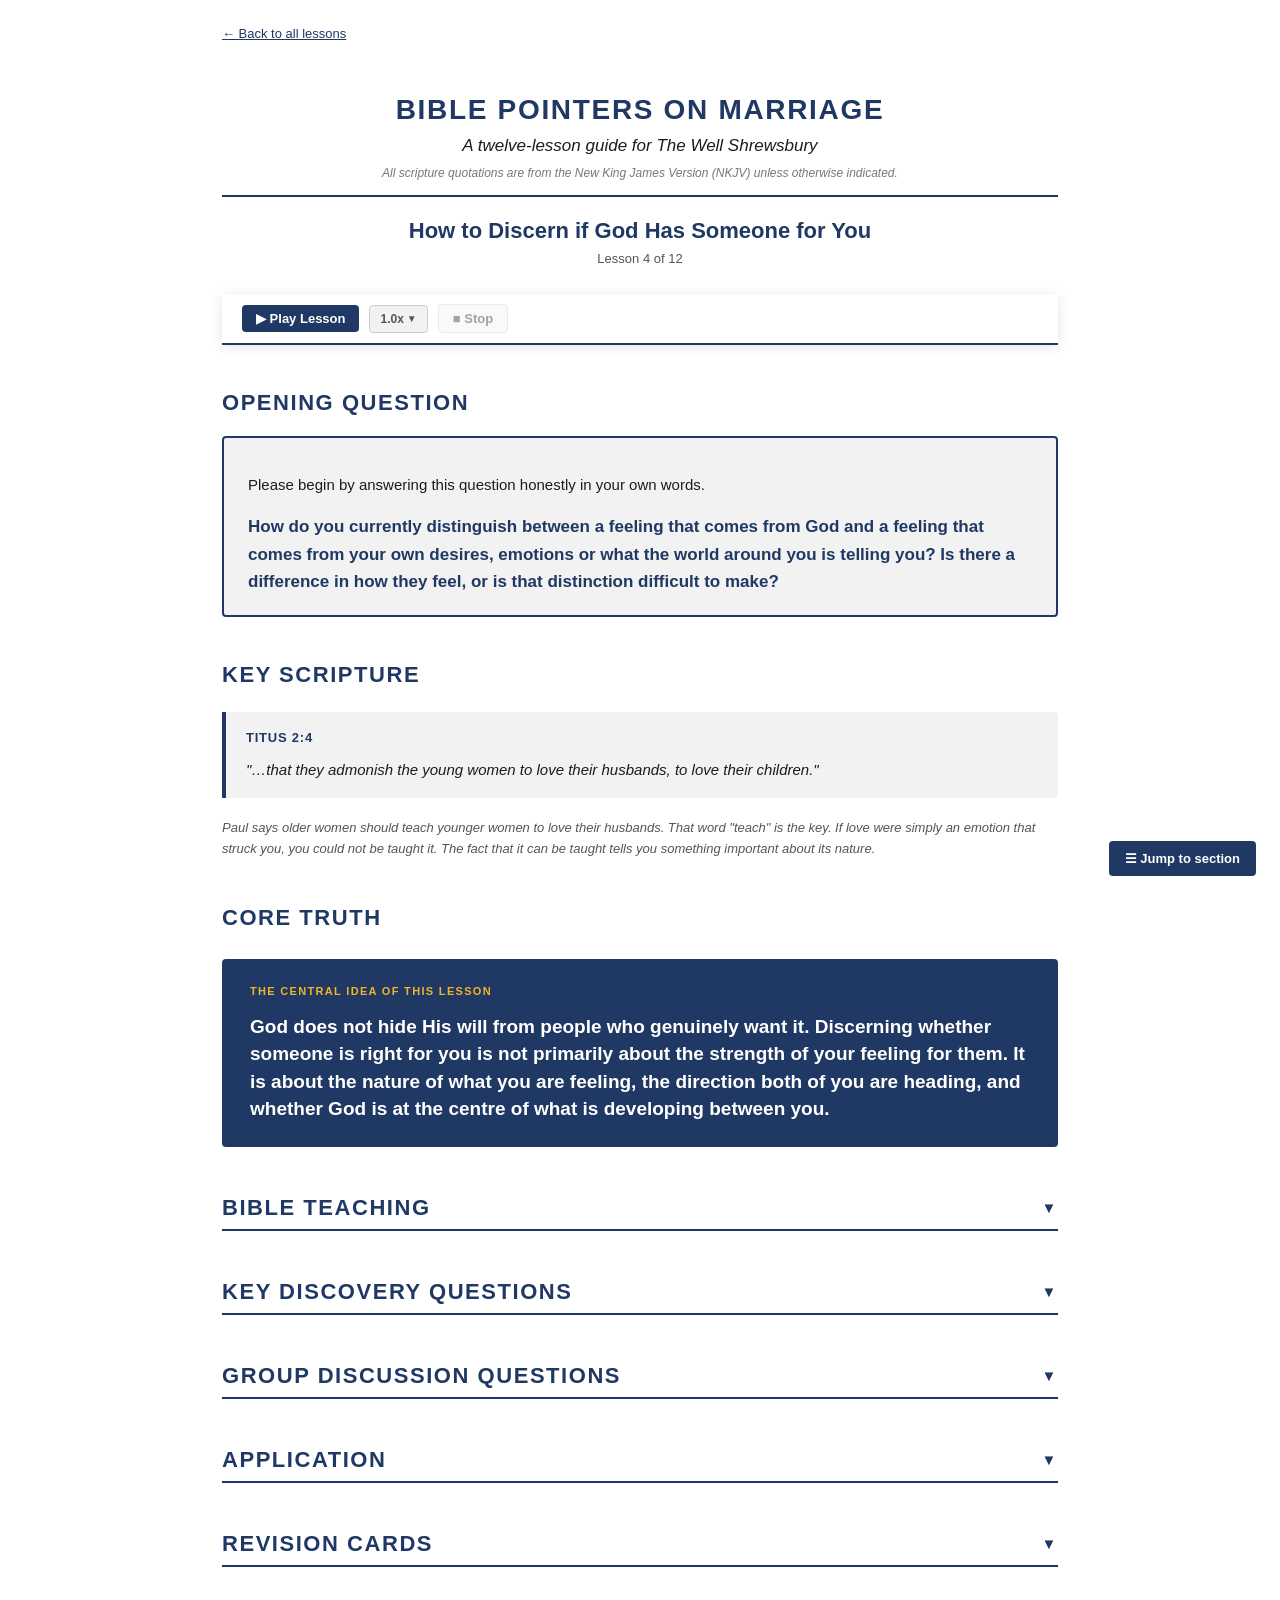
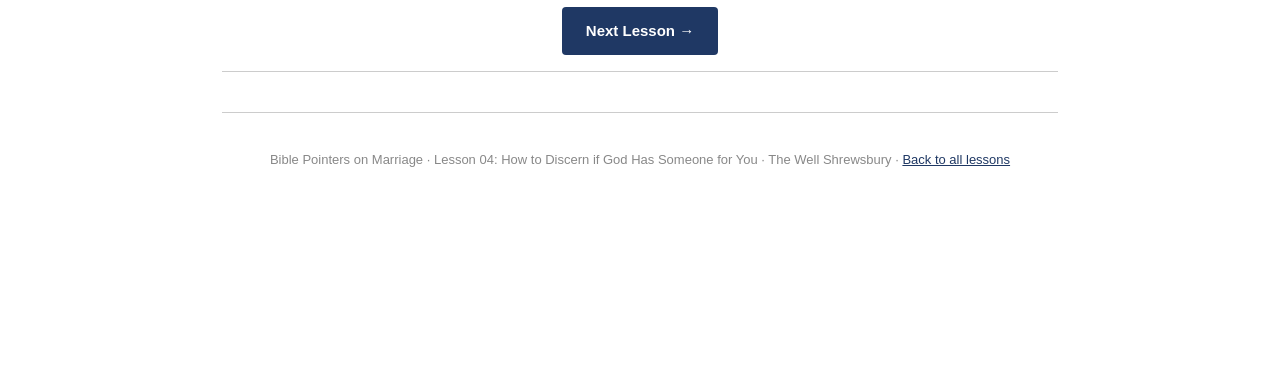
<file: bpm-l04-how-to-discern.html>
<!DOCTYPE html>
<html lang="en">
<head>
<meta charset="UTF-8">
<meta name="viewport" content="width=device-width, initial-scale=1.0">
<title>Lesson 04: How to Discern if God Has Someone for You – Bible Pointers on Marriage</title>
<link rel="icon" href="favicon.svg" type="image/svg+xml">
<link rel="stylesheet" href="bpm-site.css">
<style>
  *, *::before, *::after { box-sizing: border-box; }
  body { margin: 0; padding: 0 16px; font-family: Arial, Helvetica, sans-serif; font-size: 15px; line-height: 1.6; font-weight: 400; color: #1c1c1e; background: #ffffff; }
  @media (min-width: 640px) { body { padding: 0 32px; } }
  @media (min-width: 900px) { body { max-width: 900px; margin: 0 auto; } }
  .title-block { text-align: center; padding: 40px 0 0; }
  .series-name { font-size: 28px; font-weight: 700; letter-spacing: 0.06em; color: #1F3864; text-transform: uppercase; margin: 0 0 6px; line-height: 1.2; }
  .series-part { font-size: 17px; font-style: italic; color: #1c1c1e; margin: 0 0 4px; }
  .scripture-note-global { font-size: 12px; color: #777; margin: 0 0 10px; font-style: italic; }
  .title-rule { border: none; border-top: 2px solid #1F3864; margin: 12px auto 20px; width: 100%; }
  h1 { font-size: 22px; font-weight: 700; color: #1F3864; margin: 0 0 4px; line-height: 1.3; }
  .lesson-meta { font-size: 13px; color: #555; margin: 0 0 24px; }
  h2 { font-size: 22px; font-weight: 700; color: #1F3864; text-transform: uppercase; letter-spacing: 0.07em; margin-top: 40px; margin-bottom: 12px; }
  h3 { font-size: 18px; font-weight: 700; color: #1F3864; margin-top: 28px; margin-bottom: 8px; border-bottom: 1px solid #cccccc; padding-bottom: 4px; }
  p { margin-bottom: 16px; }
  a { color: #1F3864; text-decoration: underline; }
  a:hover, a:focus { color: #2c54a0; outline: 2px solid #2c54a0; outline-offset: 2px; }
  .opening-box { border: 2px solid #1F3864; border-radius: 4px; padding: 20px 24px; background: #f2f2f2; margin: 16px 0 24px; text-align: left; }
  .opening-box p:last-child { margin-bottom: 0; }
  .question-text { font-size: 17px; font-weight: 700; color: #1F3864; margin: 12px 0 0; }
  .core-truth-box { background: #1F3864; border-radius: 4px; padding: 24px 28px; margin: 24px 0; text-align: left; }
  .core-truth-label { font-size: 11px; font-weight: 700; letter-spacing: 0.12em; text-transform: uppercase; color: #f0b429; margin: 0 0 12px; }
  .core-truth-statement { font-size: 19px; font-weight: 700; color: #ffffff; line-height: 1.45; margin: 0; }
  .scripture-block { border-left: 4px solid #1F3864; background: #f2f2f2; padding: 16px 20px; margin: 20px 0; border-radius: 0 4px 4px 0; }
  .scripture-ref { font-size: 13px; font-weight: 700; letter-spacing: 0.06em; color: #1F3864; text-transform: uppercase; margin: 0 0 8px; }
  .scripture-text { font-size: 15px; line-height: 1.7; color: #1c1c1e; margin: 0; font-style: italic; }
  .callout { padding: 14px 18px; margin: 20px 0; border-radius: 0 4px 4px 0; }
  .callout-label { font-size: 11px; font-weight: 700; letter-spacing: 0.1em; text-transform: uppercase; margin: 0 0 8px; }
  .callout p:last-child { margin-bottom: 0; }
  .callout.note    { border-left: 4px solid #d97706; background: #fffbf0; }
  .callout.note    .callout-label { color: #d97706; }
  .callout.depth   { border-left: 4px solid #1F3864; background: #eef2f8; }
  .callout.depth   .callout-label { color: #1F3864; }
  .callout.tip     { border-left: 4px solid #276221; background: #f0f7f0; }
  .callout.tip     .callout-label { color: #276221; }
  .callout.caution { border-left: 4px solid #8b0000; background: #fce8e8; }
  .callout.caution .callout-label { color: #8b0000; }
  .table-wrap { overflow-x: auto; margin: 16px 0 24px; }
  table { width: 100%; border-collapse: collapse; font-size: 14px; }
  thead tr { background: #1F3864; color: #ffffff; }
  thead th { padding: 10px 14px; font-size: 14px; font-weight: 700; letter-spacing: 0.04em; border: 1px solid #cccccc; text-align: left; }
  tbody td { padding: 10px 14px; border: 1px solid #cccccc; vertical-align: top; }
  tbody tr:nth-child(odd)  { background: #ffffff; }
  tbody tr:nth-child(even) { background: #f2f2f2; }
  td.label-cell { background: #f2f2f2; font-weight: 700; width: 18%; vertical-align: top; }
  .fillable { min-height: 60px; outline: none; background: #fffbf0; border-radius: 2px; padding: 4px 6px; font-family: Arial, Helvetica, sans-serif; font-size: 14px; line-height: 1.5; color: #1c1c1e; display: block; width: 100%; box-sizing: border-box; transition: background 0.15s; }
  .fillable:focus { background: #fff8e1; outline: 2px solid #d97706; outline-offset: 0; }
  .fillable:empty::before { content: attr(data-placeholder); color: #aaa; pointer-events: none; }
  .answers-toolbar { display: flex; gap: 10px; flex-wrap: wrap; align-items: center; margin: 12px 0 4px; }
  .answers-toolbar button { background: #1F3864; color: #ffffff; border: none; border-radius: 4px; padding: 7px 14px; font-size: 13px; font-weight: 700; font-family: Arial, Helvetica, sans-serif; cursor: pointer; }
  .answers-toolbar button:hover { background: #2c54a0; }
  .answers-toolbar button:focus { outline: 2px solid #2c54a0; outline-offset: 2px; }
  .answers-toolbar button.clear-btn { background: #ffffff; color: #8b0000; border: 1px solid #8b0000; }
  .answers-toolbar button.clear-btn:hover { background: #fce8e8; }
  .answers-note { font-size: 12px; color: #777; margin: 0 0 16px; }
  .section-toggle { display: flex; align-items: center; justify-content: space-between; width: 100%; background: none; border: none; border-bottom: 2px solid #1F3864; padding: 8px 0; cursor: pointer; font-family: Arial, Helvetica, sans-serif; font-size: 22px; font-weight: 700; color: #1F3864; text-transform: uppercase; letter-spacing: 0.07em; margin-top: 40px; text-align: left; }
  .section-toggle:hover { color: #2c54a0; border-bottom-color: #2c54a0; }
  .section-toggle:focus { outline: 2px solid #2c54a0; outline-offset: 2px; }
  .section-chevron { font-size: 15px; transition: transform 0.25s ease; flex-shrink: 0; margin-left: 12px; font-weight: 400; }
  .section-toggle[aria-expanded="true"] .section-chevron { transform: rotate(180deg); }
  .section-body { display: none; }
  .section-body.open { display: block; }
  .flashcard-grid { display: grid; grid-template-columns: repeat(auto-fill, minmax(260px, 1fr)); gap: 16px; margin: 16px 0 24px; }
  .flashcard { height: 180px; perspective: 1000px; cursor: pointer; }
  .flashcard-inner { position: relative; width: 100%; height: 100%; transform-style: preserve-3d; transition: transform 0.45s ease; border-radius: 6px; }
  .flashcard.flipped .flashcard-inner { transform: rotateY(180deg); }
  .flashcard-front, .flashcard-back { position: absolute; width: 100%; height: 100%; backface-visibility: hidden; -webkit-backface-visibility: hidden; border-radius: 6px; padding: 18px; display: flex; flex-direction: column; justify-content: center; }
  .flashcard-front { background: #ffffff; border: 2px solid #1F3864; }
  .flashcard-back  { background: #1F3864; transform: rotateY(180deg); }
  .fc-prompt { font-size: 14px; font-weight: 700; color: #1F3864; margin: 0 0 8px; line-height: 1.4; }
  .fc-ref { font-size: 12px; color: #60a5fa; font-weight: 700; margin: 0; letter-spacing: 0.05em; }
  .fc-verse { font-size: 13px; color: #e8e4dc; font-style: italic; margin: 0 0 8px; line-height: 1.5; }
  .fc-ref-back { font-size: 12px; color: #f0b429; font-weight: 700; margin: 0; letter-spacing: 0.04em; }
  .fc-def { font-size: 13px; color: #e8e4dc; margin: 0; line-height: 1.5; }
  .flashcard-hint { font-size: 12px; color: #888; text-align: center; margin-bottom: 8px; }
  .back-link { font-size: 13px; margin-bottom: 8px; display: block; padding-top: 24px; }
  .page-footer { font-size: 13px; color: #888; text-align: center; border-top: 1px solid #cccccc; padding: 24px 0 40px; margin-top: 16px; }
  .toc-container { position: fixed; bottom: 24px; right: 24px; z-index: 1000; }
  .toc-btn { background: #1F3864; color: #ffffff; border: none; border-radius: 4px; padding: 10px 16px; font-size: 13px; font-weight: 700; font-family: Arial, Helvetica, sans-serif; cursor: pointer; display: block; width: 100%; text-align: left; }
  .toc-btn:hover { background: #2c54a0; }
  .toc-btn:focus { outline: 2px solid #2c54a0; outline-offset: 2px; }
  .toc-menu { display: none; background: #1F3864; border-radius: 4px 4px 0 0; padding: 8px 0; margin-bottom: 4px; max-height: 60vh; overflow-y: auto; min-width: 220px; }
  .toc-menu.open { display: block; }
  .toc-menu a { display: block; padding: 8px 16px; color: #ffffff; text-decoration: none; font-size: 13px; }
  .toc-menu a:hover { background: #2c54a0; }
  .toc-menu a:focus { outline: 2px solid #2c54a0; outline-offset: 2px; }
  @media print { .toc-container { display: none; } .section-body { display: block !important; } body { color: #1c1c1e; -webkit-print-color-adjust: exact; print-color-adjust: exact; } a { color: #1c1c1e; } .flashcard-back { background: #f2f2f2; } .fc-verse, .fc-def { color: #1c1c1e; } }
</style>
</head>
<body data-bpm-page="lesson">

<a class="back-link" href="index.html">&#8592; Back to all lessons</a>
<div class="title-block">
  <p class="series-name">Bible Pointers on Marriage</p>
  <p class="series-part">A twelve-lesson guide for The Well Shrewsbury</p>
  <p class="scripture-note-global">All scripture quotations are from the New King James Version (NKJV) unless otherwise indicated.</p>
</div>
<hr class="title-rule">
<div class="title-block" style="padding-top:0;">
  <h1>How to Discern if God Has Someone for You</h1>
  <p class="lesson-meta">Lesson 4 of 12</p>
</div>

<div class="bpm-audio-panel" role="region" aria-label="Audio controls">
  <div class="bpm-audio-inner">
    <button class="bpm-audio-btn bpm-btn-play-main" id="bpm-btn-play-main" type="button" aria-label="Play lesson">&#9654; Play Lesson</button>
    <div class="bpm-speed-dropdown">
      <button class="bpm-speed-toggle" type="button" id="bpm-speed-toggle" aria-expanded="false" aria-haspopup="listbox" aria-controls="bpm-speed-menu" aria-label="Playback speed"><span class="bpm-speed-value">1.0x</span><span class="bpm-speed-chevron" aria-hidden="true">&#9660;</span></button>
      <ul class="bpm-speed-menu" id="bpm-speed-menu" role="listbox" hidden>
        <li role="presentation"><button type="button" class="bpm-speed-option active" role="option" data-rate="1" aria-selected="true">1.0x</button></li>
        <li role="presentation"><button type="button" class="bpm-speed-option" role="option" data-rate="1.25" aria-selected="false">1.25x</button></li>
        <li role="presentation"><button type="button" class="bpm-speed-option" role="option" data-rate="1.5" aria-selected="false">1.5x</button></li>
        <li role="presentation"><button type="button" class="bpm-speed-option" role="option" data-rate="1.75" aria-selected="false">1.75x</button></li>
        <li role="presentation"><button type="button" class="bpm-speed-option" role="option" data-rate="2" aria-selected="false">2.0x</button></li>
      </ul>
    </div>
    <button class="bpm-audio-btn bpm-btn-stop" id="bpm-btn-stop" type="button" aria-label="Stop playback" disabled>&#9632; Stop</button>
    <span class="bpm-audio-progress" id="bpm-audio-progress" aria-live="polite"></span>
  </div>
</div>
<section id="opening-question">
  <h2>Opening Question</h2>
  <div class="opening-box">
    <p>Please begin by answering this question honestly in your own words.</p>
    <p class="question-text">How do you currently distinguish between a feeling that comes from God and a feeling that comes from your own desires, emotions or what the world around you is telling you? Is there a difference in how they feel, or is that distinction difficult to make?</p>
  </div>
</section>

<section id="key-scripture">
  <h2>Key Scripture</h2>
  <div class="scripture-block">
    <p class="scripture-ref">Titus 2:4</p>
    <p class="scripture-text">"…that they admonish the young women to love their husbands, to love their children."</p>
  </div>
  <p style="font-size:13px;color:#555;font-style:italic;">Paul says older women should teach younger women to love their husbands. That word "teach" is the key. If love were simply an emotion that struck you, you could not be taught it. The fact that it can be taught tells you something important about its nature.</p>
</section>

<section id="core-truth">
  <h2>Core Truth</h2>
  <div class="core-truth-box">
    <p class="core-truth-label">The central idea of this lesson</p>
    <p class="core-truth-statement">God does not hide His will from people who genuinely want it. Discerning whether someone is right for you is not primarily about the strength of your feeling for them. It is about the nature of what you are feeling, the direction both of you are heading, and whether God is at the centre of what is developing between you.</p>
  </div>
</section>

<section id="bible-teaching">
  <button class="section-toggle" aria-expanded="false" aria-controls="bible-teaching-body" id="bible-teaching-btn">
    Bible Teaching <span class="section-chevron" aria-hidden="true">&#9660;</span>
  </button>
  <div class="section-body" id="bible-teaching-body">

  <h3>Love is not what the world says it is</h3>
  <p>The most important thing this lesson can do is correct a fundamental misunderstanding that causes enormous damage in Christian relationships. The world teaches that love is an emotion, an involuntary feeling that strikes you, that you fall into and fall out of, that cannot be controlled or directed. That picture of love is not what the Bible describes. And confusing the two leads to some of the most damaging decisions people make about marriage.</p>
  <p>Paul says in Titus 2:4 that older women should teach younger women to love their husbands. You cannot teach someone to have an emotion they do not feel. But you can teach someone to make a decision and to act on it, and over time, the decision and the action produce and sustain genuine love. This is what Paul means. God's kind of love is not an emotion that precedes commitment; it is a decision that produces and sustains the emotion.</p>

  <div class="callout note">
    <p class="callout-label">Note</p>
    <p>There are four Greek words commonly translated as "love" in English. The one Paul uses most often for love in marriage is <em>agape</em>, the word for the unconditional, self-giving love that God Himself shows. It is never described in Scripture as something that happens to you. It is always described as something you choose and do. The world's concept of falling in love corresponds more closely to <em>eros</em> (sexual attraction) or <em>phileo</em> (warm emotional affection), both of which are real and good in their place, but neither of which is a sufficient foundation for a covenant marriage. <em>Agape</em> is what covenant marriage is built on, and it is a decision of the will that can be made regardless of how you feel on any given day.</p>
  </div>

  <h3>The difference between love and lust</h3>
  <p>The source material for this lesson is direct about this: what the world calls "falling in love" is almost always what Scripture would call lust, an emotional and physical attraction that is self-centred, driven by what the other person gives you, and entirely dependent on the conditions of the moment. It is real in the sense that it is genuinely felt; but it is not a reliable indicator of whether God has designed you and another person to be together for life.</p>

  <p>God's kind of love, by contrast, is other-centred. Matthew 7:12, the Golden Rule, is one of the clearest descriptions of it: do to others what you would want done to you. That principle, applied to marriage, produces a relationship where each partner is primarily focused on the welfare and flourishing of the other rather than on what they are receiving. This is not a romantic notion. It is a daily decision that requires death to self.</p>

  <div class="scripture-block">
    <p class="scripture-ref">Matthew 7:12</p>
    <p class="scripture-text">"Therefore, whatever you want men to do to you, do also to them, for this is the Law and the Prophets."</p>
  </div>

  <div class="callout depth">
    <p class="callout-label">Going Deeper</p>
    <p>Galatians 5:22-23 lists love as the first fruit of the Spirit: <em>"But the fruit of the Spirit is love, joy, peace, longsuffering, kindness, goodness, faithfulness, gentleness, self-control."</em> Love in God's economy is a fruit, something produced by the Spirit of God in a person who is walking with Him, not an emotion generated by chemistry between two people. This is why the quality of a person's relationship with God is a better predictor of their capacity for lasting love in marriage than the intensity of their feelings for you on the day you meet them. A person in whom the Spirit is producing genuine love is a person capable of covenant. A person whose attractiveness to you is primarily based on how they make you feel is an unknown quantity.</p>
  </div>

  <h3>Practical markers of a God-directed relationship</h3>
  <p>The source material for this lesson describes how Andrew Wommack's relationship with his wife Jamie developed; not through romantic pursuit but through a growing spiritual unity that preceded any formal recognition. Several markers emerged that were consistent with God's hand being in it rather than simply human chemistry.</p>

  <p><strong>Spiritual unity precedes emotional attachment.</strong> In the Wommack account, he and Jamie were spiritually in step before either of them had romantic feelings. Others noticed the quality of their agreement in prayer and conversation before they did. When God is at the centre of what is developing, the spiritual dimension tends to be real before the emotional one becomes prominent. If the primary pull toward someone is physical or emotional, and the spiritual dimension is undeveloped or absent, that is worth paying attention to.</p>

  <p><strong>The same direction.</strong> A God-directed relationship involves two people who are both heading toward God, not toward each other. When they meet, they discover they are going the same way. Shared faith is not enough, shared direction is what matters. Two people who both call themselves Christians but whose actual priorities, values and orientation toward God differ significantly will discover those differences after the romantic intensity has faded.</p>

  <p><strong>Peace, not pressure.</strong> God's leading in Scripture is consistently associated with peace. Colossians 3:15 (NKJV) says: <em>"And let the peace of God rule in your hearts."</em> Decisions made under emotional pressure, social urgency or fear of missing out rarely have God at their root. A relationship that can survive slowing down and praying honestly, where both people are at peace with the pace and with seeking God before each other, is on a more reliable foundation than one driven by intensity and urgency.</p>

  <p><strong>The counsel of trusted community.</strong> God rarely directs major life decisions entirely in isolation. Proverbs 11:14 (NKJV) says: <em>"In the multitude of counsellors there is safety."</em> Trusted church leaders, mature Christians who know you well, and your own family of faith are part of how God confirms direction. A relationship that your trusted community consistently raises concerns about, or that requires you to withdraw from your community to pursue it, deserves careful attention.</p>

  <div class="callout caution">
    <p class="callout-label">Caution</p>
    <p>This lesson does not settle every question about how discernment works in practice, and it is not a replacement for pastoral conversation with your church leaders about a specific relationship. Every situation has particulars that a general lesson cannot address. What this lesson is designed to do is correct the dominant framework most people bring to the question, the emotional-attraction framework that the world has provided, and replace it with a more reliable one rooted in Scripture. If you are in a specific relationship and seeking discernment, bring it honestly to God, to trusted leaders and to the people in your community who know you best. That combination is more reliable than any individual's feelings alone.</p>
  </div>

  <div class="callout tip">
    <p class="callout-label">Practical Tip</p>
    <p>If you are currently interested in someone or in a relationship you are trying to evaluate, ask three honest questions this week. First: is the primary pull I feel toward this person spiritual, or is it primarily physical and emotional? Second: are we heading in the same direction toward God, or are we heading toward each other first and hoping God will be involved later? Third: do the trusted people in my life who know me well affirm what is developing here, or are there consistent reservations I am finding reasons to dismiss? The answers to those three questions, brought honestly to God in prayer, will tell you more than the intensity of your feelings.</p>
  </div>

  </div>
</section>

<section id="discovery-questions">
  <button class="section-toggle" aria-expanded="false" aria-controls="discovery-questions-body" id="discovery-questions-btn">
    Key Discovery Questions <span class="section-chevron" aria-hidden="true">&#9660;</span>
  </button>
  <div class="section-body" id="discovery-questions-body">
  <p>Work through these on your own before your group meets. Your answers are saved automatically in your browser.</p>
  <div class="answers-toolbar">
    <button id="download-btn">&#8595; Download my answers</button>
    <button class="clear-btn" id="clear-btn">Clear all answers</button>
  </div>
  <p class="answers-note">Answers save to your browser on this device. If viewing inside Google Sites, open the file directly for reliable saving.</p>
  <div class="table-wrap">
    <table>
      <thead><tr><th style="width:38%;">Question</th><th style="width:31%;">My Answer</th><th style="width:31%;">Group Discussion Notes</th></tr></thead>
      <tbody>
        <tr>
          <td>Read Titus 2:4. Paul says love for a husband can be taught. What does that tell you about the nature of love, is it primarily an emotion, a decision or something else? And why does that matter for how you approach a relationship?</td>
          <td><div class="fillable" contenteditable="true" data-key="bpm-l04-q1-answer" data-placeholder="Type your answer here&hellip;"></div></td>
          <td><div class="fillable" contenteditable="true" data-key="bpm-l04-q1-notes" data-placeholder="Group notes&hellip;"></div></td>
        </tr>
        <tr>
          <td>Read Galatians 5:22-23. Love is listed as the first fruit of the Spirit, something the Spirit produces in a person walking with God. How does that change the way you evaluate a potential partner? What would you be looking for?</td>
          <td><div class="fillable" contenteditable="true" data-key="bpm-l04-q2-answer" data-placeholder="Type your answer here&hellip;"></div></td>
          <td><div class="fillable" contenteditable="true" data-key="bpm-l04-q2-notes" data-placeholder="Group notes&hellip;"></div></td>
        </tr>
        <tr>
          <td>The lesson describes four practical markers of a God-directed relationship: spiritual unity, same direction, peace not pressure, and community counsel. Which of these four do you think is most commonly overlooked, and why?</td>
          <td><div class="fillable" contenteditable="true" data-key="bpm-l04-q3-answer" data-placeholder="Type your answer here&hellip;"></div></td>
          <td><div class="fillable" contenteditable="true" data-key="bpm-l04-q3-notes" data-placeholder="Group notes&hellip;"></div></td>
        </tr>
        <tr>
          <td>Read Colossians 3:15. God's leading is associated with peace. Think of a significant decision you made in the past. Was there peace or pressure in how it came about? What did the outcome reveal about the source of that decision?</td>
          <td><div class="fillable" contenteditable="true" data-key="bpm-l04-q4-answer" data-placeholder="Type your answer here&hellip;"></div></td>
          <td><div class="fillable" contenteditable="true" data-key="bpm-l04-q4-notes" data-placeholder="Group notes&hellip;"></div></td>
        </tr>
        <tr>
          <td>The lesson says spiritual unity tends to precede emotional attachment in a God-directed relationship. What does that mean in practice for how you engage with people of the opposite sex in community and friendship?</td>
          <td><div class="fillable" contenteditable="true" data-key="bpm-l04-q5-answer" data-placeholder="Type your answer here&hellip;"></div></td>
          <td><div class="fillable" contenteditable="true" data-key="bpm-l04-q5-notes" data-placeholder="Group notes&hellip;"></div></td>
        </tr>
      </tbody>
    </table>
  </div>
  </div>
</section>

<section id="group-discussion">
  <button class="section-toggle" aria-expanded="false" aria-controls="group-discussion-body" id="group-discussion-btn">
    Group Discussion Questions <span class="section-chevron" aria-hidden="true">&#9660;</span>
  </button>
  <div class="section-body" id="group-discussion-body">
  <p>Open questions for any level of experience. No right or wrong answers.</p>
  <ol>
    <li style="margin-bottom:16px;">The lesson makes a strong distinction between what the world calls love and what God calls love. How much of your current picture of romantic love has been shaped by films, songs and culture rather than Scripture? Is that distinction new to you?</li>
    <li style="margin-bottom:16px;">Galatians 5:22-23 describes love as a fruit of the Spirit, something produced by the Spirit in a person walking with God. What does that tell you about what to look for in a potential spouse beyond personality, appearance and shared interests?</li>
    <li style="margin-bottom:16px;">The community marker says that trusted people in your life who know you well are part of how God confirms direction. How open are you to that kind of input in a significant relationship? Have you ever dismissed consistent concerns from trusted people you now wish you had listened to?</li>
    <li style="margin-bottom:16px;">For those who are married: looking back, how much of your early attraction to your spouse was God's kind of love and how much was the world's version? How has that balance shifted over time, and what has produced the shift?</li>
    <li style="margin-bottom:16px;">The peace-not-pressure marker says that God's leading is consistent with slowing down and praying honestly. What makes that hard? What tends to produce urgency in relationships, and where does that urgency usually come from?</li>
  </ol>
  </div>
</section>

<section id="application">
  <button class="section-toggle" aria-expanded="false" aria-controls="application-body" id="application-btn">
    Application <span class="section-chevron" aria-hidden="true">&#9660;</span>
  </button>
  <div class="section-body" id="application-body">
  <p>Discernment is not a single moment of clarity. It develops through honesty with God, with trusted people and with yourself. These applications work in each of those directions.</p>
  <div class="table-wrap">
    <table>
      <thead><tr><th style="width:18%;">Context</th><th>How I Apply This</th></tr></thead>
      <tbody>
        <tr>
          <td class="label-cell">In your relationship with God</td>
          <td>Discernment about a specific person begins with honesty about your own motives. This week, bring the question of relationships before God in prayer and ask Him to show you where your desires are genuinely aligned with His will and where they are driven by loneliness, pressure or self-centredness. You may not receive a dramatic answer. But the habit of bringing these questions to God honestly, rather than making decisions and asking for His blessing afterward, is the beginning of discernment.</td>
        </tr>
        <tr>
          <td class="label-cell">In how you engage in community</td>
          <td>The Wommack account shows that a God-directed relationship developed through genuine spiritual community, prayer, fellowship and shared pursuit of God, before any romantic dimension was acknowledged. This week, invest in your church community not as a strategy for meeting someone, but as genuine discipleship. The quality of your participation in the body of Christ is both a preparation for marriage and a context in which God-directed relationships naturally develop.</td>
        </tr>
        <tr>
          <td class="label-cell">In seeking counsel</td>
          <td>If you are in a relationship or considering one, identify one or two trusted, mature Christians in your life whose counsel you respect, people who know you well and who will be honest rather than just affirming. Bring the relationship to them honestly this week. Not for a verdict, but for perspective. Listen carefully to what they say, including what they do not say. Community counsel is one of the primary ways God confirms or redirects.</td>
        </tr>
      </tbody>
    </table>
  </div>
  </div>
</section>

<section id="revision-cards">
  <button class="section-toggle" aria-expanded="false" aria-controls="revision-cards-body" id="revision-cards-btn">
    Revision Cards <span class="section-chevron" aria-hidden="true">&#9660;</span>
  </button>
  <div class="section-body" id="revision-cards-body">
  <p class="flashcard-hint">Tap each card to reveal the answer.</p>
  <div class="flashcard-grid">

    <div class="flashcard" role="button" tabindex="0" aria-label="Card 1">
      <div class="flashcard-inner">
        <div class="flashcard-front"><p class="fc-prompt">What does Titus 2:4 reveal about the nature of love in marriage?</p><p class="fc-ref">Titus 2:4</p></div>
        <div class="flashcard-back"><p class="fc-verse">"…that they admonish the young women to love their husbands."</p><p class="fc-ref-back">Titus 2:4. Love can be taught, which means it is a decision of the will, not primarily an emotion that strikes you involuntarily.</p></div>
      </div>
    </div>

    <div class="flashcard" role="button" tabindex="0" aria-label="Card 2">
      <div class="flashcard-inner">
        <div class="flashcard-front"><p class="fc-prompt">What are the four Greek words for love, and which is the foundation of covenant marriage?</p></div>
        <div class="flashcard-back"><p class="fc-def">Eros (physical), storge (family bond), phileo (warm affection), agape (unconditional self-giving love). Agape, God's kind of love, is the foundation of covenant marriage. It is a chosen decision, not a feeling that arrives uninvited.</p></div>
      </div>
    </div>

    <div class="flashcard" role="button" tabindex="0" aria-label="Card 3">
      <div class="flashcard-inner">
        <div class="flashcard-front"><p class="fc-prompt">What does Galatians 5:22 say love is, and what does that mean for evaluating a potential spouse?</p><p class="fc-ref">Galatians 5:22</p></div>
        <div class="flashcard-back"><p class="fc-def">Love is the first fruit of the Spirit. It is produced by the Spirit in a person walking with God. Evaluate a potential spouse not primarily by how they make you feel, but by whether the Spirit is producing genuine love in their life.</p></div>
      </div>
    </div>

    <div class="flashcard" role="button" tabindex="0" aria-label="Card 4">
      <div class="flashcard-inner">
        <div class="flashcard-front"><p class="fc-prompt">What are the four practical markers of a God-directed relationship?</p></div>
        <div class="flashcard-back"><p class="fc-def">1. Spiritual unity precedes emotional attachment. 2. Both heading the same direction toward God. 3. Peace, not urgency or pressure. 4. Consistent affirmation from trusted community; not consistent unexplained reservations.</p></div>
      </div>
    </div>

    <div class="flashcard" role="button" tabindex="0" aria-label="Card 5">
      <div class="flashcard-inner">
        <div class="flashcard-front"><p class="fc-prompt">What does Colossians 3:15 say should rule in our hearts?</p><p class="fc-ref">Colossians 3:15</p></div>
        <div class="flashcard-back"><p class="fc-verse">"And let the peace of God rule in your hearts."</p><p class="fc-ref-back">Colossians 3:15. Peace, not pressure, is the marker of God's leading. Decisions driven by urgency, fear or social pressure deserve extra scrutiny.</p></div>
      </div>
    </div>

    <div class="flashcard" role="button" tabindex="0" aria-label="Card 6">
      <div class="flashcard-inner">
        <div class="flashcard-front"><p class="fc-prompt">What does Matthew 7:12 say is the governing principle of God's kind of love?</p><p class="fc-ref">Matthew 7:12</p></div>
        <div class="flashcard-back"><p class="fc-verse">"Whatever you want men to do to you, do also to them."</p><p class="fc-ref-back">Matthew 7:12. God's love is other-centred. In marriage, this means primarily focusing on the welfare of your spouse rather than on what you receive from them.</p></div>
      </div>
    </div>

  </div>
  </div>
</section>

</div>

<div style="margin-top: 40px; margin-bottom: 20px; text-align: center;">
<a href="bpm-l05-what-to-know.html" style="display: inline-block; padding: 12px 24px; background-color: #1F3864; color: white; text-decoration: none; border-radius: 4px; font-weight: bold;">Next Lesson →</a>
<div class="page-footer">
<div class="page-footer">
  <p>Bible Pointers on Marriage &middot; Lesson 04: How to Discern if God Has Someone for You &middot; The Well Shrewsbury &middot; <a href="index.html">Back to all lessons</a></p>
</div>

<nav class="toc-container" role="navigation" aria-label="Jump to section">
  <div class="toc-menu" id="toc-menu">
    <a href="#opening-question">Opening Question</a>
    <a href="#key-scripture">Key Scripture</a>
    <a href="#core-truth">Core Truth</a>
    <a href="#bible-teaching">Bible Teaching</a>
    <a href="#discovery-questions">Key Discovery Questions</a>
    <a href="#group-discussion">Group Discussion</a>
    <a href="#application">Application</a>
    <a href="#revision-cards">Revision Cards</a>
  </div>
  <button class="toc-btn" id="toc-btn" aria-expanded="false" aria-controls="toc-menu">&#9776; Jump to section</button>
</nav>

<script src="bpm-site.js"></script>
<script src="bpm-lesson-page.js"></script>
</body>
</html>
</file>
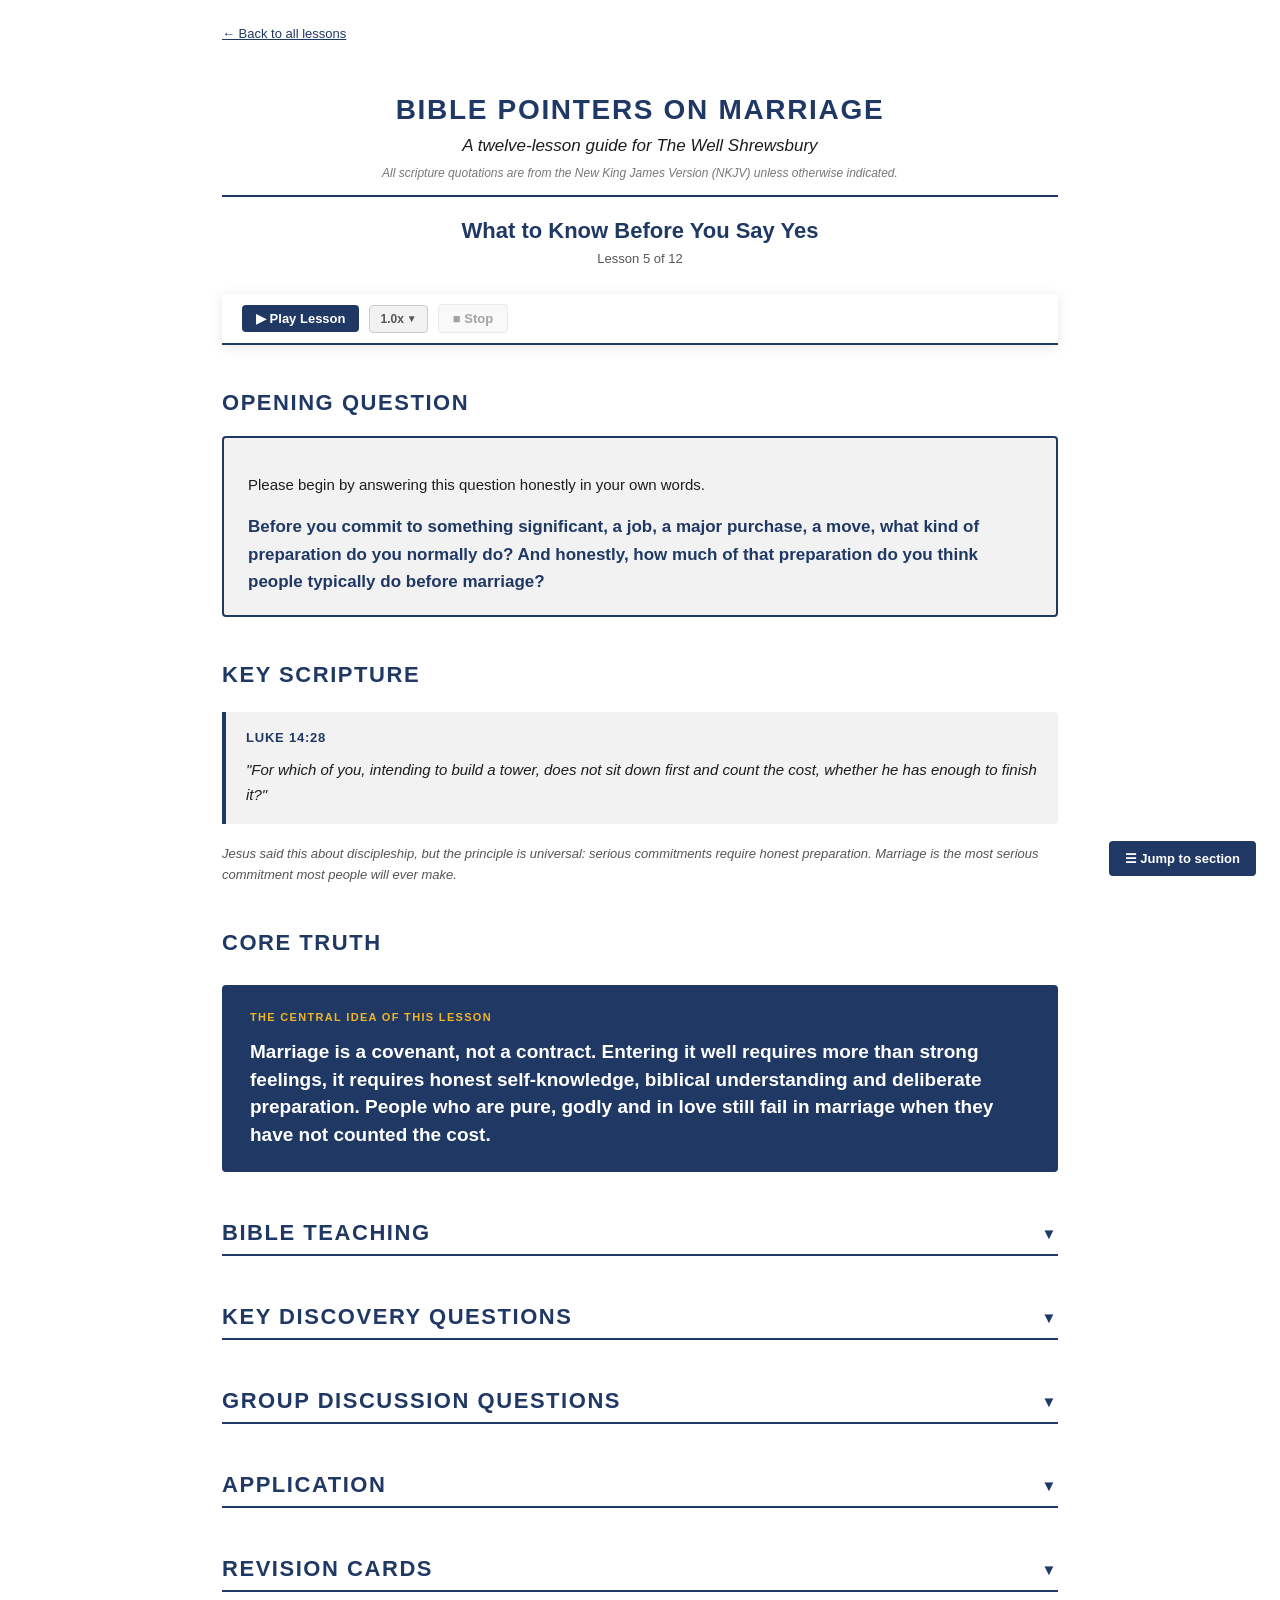
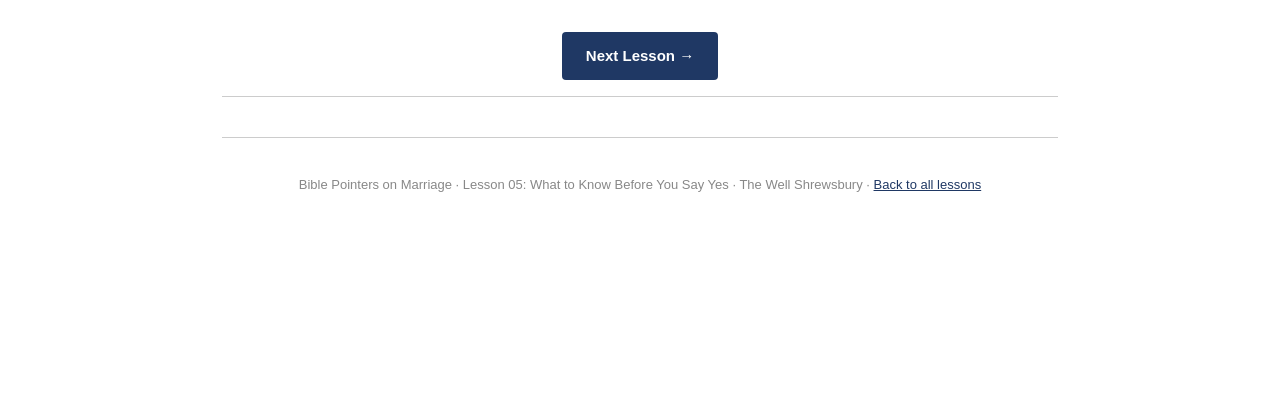
<file: bpm-l05-what-to-know.html>
<!DOCTYPE html>
<html lang="en">
<head>
<meta charset="UTF-8">
<meta name="viewport" content="width=device-width, initial-scale=1.0">
<title>Lesson 05: What to Know Before You Say Yes – Bible Pointers on Marriage</title>
<link rel="icon" href="favicon.svg" type="image/svg+xml">
<link rel="stylesheet" href="bpm-site.css">
<style>
  *, *::before, *::after { box-sizing: border-box; }
  body { margin: 0; padding: 0 16px; font-family: Arial, Helvetica, sans-serif; font-size: 15px; line-height: 1.6; font-weight: 400; color: #1c1c1e; background: #ffffff; }
  @media (min-width: 640px) { body { padding: 0 32px; } }
  @media (min-width: 900px) { body { max-width: 900px; margin: 0 auto; } }
  .title-block { text-align: center; padding: 40px 0 0; }
  .series-name { font-size: 28px; font-weight: 700; letter-spacing: 0.06em; color: #1F3864; text-transform: uppercase; margin: 0 0 6px; line-height: 1.2; }
  .series-part { font-size: 17px; font-style: italic; color: #1c1c1e; margin: 0 0 4px; }
  .scripture-note-global { font-size: 12px; color: #777; margin: 0 0 10px; font-style: italic; }
  .title-rule { border: none; border-top: 2px solid #1F3864; margin: 12px auto 20px; width: 100%; }
  h1 { font-size: 22px; font-weight: 700; color: #1F3864; margin: 0 0 4px; line-height: 1.3; }
  .lesson-meta { font-size: 13px; color: #555; margin: 0 0 24px; }
  h2 { font-size: 22px; font-weight: 700; color: #1F3864; text-transform: uppercase; letter-spacing: 0.07em; margin-top: 40px; margin-bottom: 12px; }
  h3 { font-size: 18px; font-weight: 700; color: #1F3864; margin-top: 28px; margin-bottom: 8px; border-bottom: 1px solid #cccccc; padding-bottom: 4px; }
  p { margin-bottom: 16px; }
  a { color: #1F3864; text-decoration: underline; }
  a:hover, a:focus { color: #2c54a0; outline: 2px solid #2c54a0; outline-offset: 2px; }
  .opening-box { border: 2px solid #1F3864; border-radius: 4px; padding: 20px 24px; background: #f2f2f2; margin: 16px 0 24px; text-align: left; }
  .opening-box p:last-child { margin-bottom: 0; }
  .question-text { font-size: 17px; font-weight: 700; color: #1F3864; margin: 12px 0 0; }
  .core-truth-box { background: #1F3864; border-radius: 4px; padding: 24px 28px; margin: 24px 0; text-align: left; }
  .core-truth-label { font-size: 11px; font-weight: 700; letter-spacing: 0.12em; text-transform: uppercase; color: #f0b429; margin: 0 0 12px; }
  .core-truth-statement { font-size: 19px; font-weight: 700; color: #ffffff; line-height: 1.45; margin: 0; }
  .scripture-block { border-left: 4px solid #1F3864; background: #f2f2f2; padding: 16px 20px; margin: 20px 0; border-radius: 0 4px 4px 0; }
  .scripture-ref { font-size: 13px; font-weight: 700; letter-spacing: 0.06em; color: #1F3864; text-transform: uppercase; margin: 0 0 8px; }
  .scripture-text { font-size: 15px; line-height: 1.7; color: #1c1c1e; margin: 0; font-style: italic; }
  .callout { padding: 14px 18px; margin: 20px 0; border-radius: 0 4px 4px 0; }
  .callout-label { font-size: 11px; font-weight: 700; letter-spacing: 0.1em; text-transform: uppercase; margin: 0 0 8px; }
  .callout p:last-child { margin-bottom: 0; }
  .callout.note    { border-left: 4px solid #d97706; background: #fffbf0; }
  .callout.note    .callout-label { color: #d97706; }
  .callout.depth   { border-left: 4px solid #1F3864; background: #eef2f8; }
  .callout.depth   .callout-label { color: #1F3864; }
  .callout.tip     { border-left: 4px solid #276221; background: #f0f7f0; }
  .callout.tip     .callout-label { color: #276221; }
  .callout.caution { border-left: 4px solid #8b0000; background: #fce8e8; }
  .callout.caution .callout-label { color: #8b0000; }
  .table-wrap { overflow-x: auto; margin: 16px 0 24px; }
  table { width: 100%; border-collapse: collapse; font-size: 14px; }
  thead tr { background: #1F3864; color: #ffffff; }
  thead th { padding: 10px 14px; font-size: 14px; font-weight: 700; letter-spacing: 0.04em; border: 1px solid #cccccc; text-align: left; }
  tbody td { padding: 10px 14px; border: 1px solid #cccccc; vertical-align: top; }
  tbody tr:nth-child(odd)  { background: #ffffff; }
  tbody tr:nth-child(even) { background: #f2f2f2; }
  td.label-cell { background: #f2f2f2; font-weight: 700; width: 18%; vertical-align: top; }
  .fillable { min-height: 60px; outline: none; background: #fffbf0; border-radius: 2px; padding: 4px 6px; font-family: Arial, Helvetica, sans-serif; font-size: 14px; line-height: 1.5; color: #1c1c1e; display: block; width: 100%; box-sizing: border-box; transition: background 0.15s; }
  .fillable:focus { background: #fff8e1; outline: 2px solid #d97706; outline-offset: 0; }
  .fillable:empty::before { content: attr(data-placeholder); color: #aaa; pointer-events: none; }
  .answers-toolbar { display: flex; gap: 10px; flex-wrap: wrap; align-items: center; margin: 12px 0 4px; }
  .answers-toolbar button { background: #1F3864; color: #ffffff; border: none; border-radius: 4px; padding: 7px 14px; font-size: 13px; font-weight: 700; font-family: Arial, Helvetica, sans-serif; cursor: pointer; }
  .answers-toolbar button:hover { background: #2c54a0; }
  .answers-toolbar button:focus { outline: 2px solid #2c54a0; outline-offset: 2px; }
  .answers-toolbar button.clear-btn { background: #ffffff; color: #8b0000; border: 1px solid #8b0000; }
  .answers-toolbar button.clear-btn:hover { background: #fce8e8; }
  .answers-note { font-size: 12px; color: #777; margin: 0 0 16px; }
  .section-toggle { display: flex; align-items: center; justify-content: space-between; width: 100%; background: none; border: none; border-bottom: 2px solid #1F3864; padding: 8px 0; cursor: pointer; font-family: Arial, Helvetica, sans-serif; font-size: 22px; font-weight: 700; color: #1F3864; text-transform: uppercase; letter-spacing: 0.07em; margin-top: 40px; text-align: left; }
  .section-toggle:hover { color: #2c54a0; border-bottom-color: #2c54a0; }
  .section-toggle:focus { outline: 2px solid #2c54a0; outline-offset: 2px; }
  .section-chevron { font-size: 15px; transition: transform 0.25s ease; flex-shrink: 0; margin-left: 12px; font-weight: 400; }
  .section-toggle[aria-expanded="true"] .section-chevron { transform: rotate(180deg); }
  .section-body { display: none; }
  .section-body.open { display: block; }
  .flashcard-grid { display: grid; grid-template-columns: repeat(auto-fill, minmax(260px, 1fr)); gap: 16px; margin: 16px 0 24px; }
  .flashcard { height: 180px; perspective: 1000px; cursor: pointer; }
  .flashcard-inner { position: relative; width: 100%; height: 100%; transform-style: preserve-3d; transition: transform 0.45s ease; border-radius: 6px; }
  .flashcard.flipped .flashcard-inner { transform: rotateY(180deg); }
  .flashcard-front, .flashcard-back { position: absolute; width: 100%; height: 100%; backface-visibility: hidden; -webkit-backface-visibility: hidden; border-radius: 6px; padding: 18px; display: flex; flex-direction: column; justify-content: center; }
  .flashcard-front { background: #ffffff; border: 2px solid #1F3864; }
  .flashcard-back  { background: #1F3864; transform: rotateY(180deg); }
  .fc-prompt { font-size: 14px; font-weight: 700; color: #1F3864; margin: 0 0 8px; line-height: 1.4; }
  .fc-ref { font-size: 12px; color: #60a5fa; font-weight: 700; margin: 0; letter-spacing: 0.05em; }
  .fc-verse { font-size: 13px; color: #e8e4dc; font-style: italic; margin: 0 0 8px; line-height: 1.5; }
  .fc-ref-back { font-size: 12px; color: #f0b429; font-weight: 700; margin: 0; letter-spacing: 0.04em; }
  .fc-def { font-size: 13px; color: #e8e4dc; margin: 0; line-height: 1.5; }
  .flashcard-hint { font-size: 12px; color: #888; text-align: center; margin-bottom: 8px; }
  .back-link { font-size: 13px; margin-bottom: 8px; display: block; padding-top: 24px; }
  .page-footer { font-size: 13px; color: #888; text-align: center; border-top: 1px solid #cccccc; padding: 24px 0 40px; margin-top: 16px; }
  .toc-container { position: fixed; bottom: 24px; right: 24px; z-index: 1000; }
  .toc-btn { background: #1F3864; color: #ffffff; border: none; border-radius: 4px; padding: 10px 16px; font-size: 13px; font-weight: 700; font-family: Arial, Helvetica, sans-serif; cursor: pointer; display: block; width: 100%; text-align: left; }
  .toc-btn:hover { background: #2c54a0; }
  .toc-btn:focus { outline: 2px solid #2c54a0; outline-offset: 2px; }
  .toc-menu { display: none; background: #1F3864; border-radius: 4px 4px 0 0; padding: 8px 0; margin-bottom: 4px; max-height: 60vh; overflow-y: auto; min-width: 220px; }
  .toc-menu.open { display: block; }
  .toc-menu a { display: block; padding: 8px 16px; color: #ffffff; text-decoration: none; font-size: 13px; }
  .toc-menu a:hover { background: #2c54a0; }
  .toc-menu a:focus { outline: 2px solid #2c54a0; outline-offset: 2px; }
  @media print { .toc-container { display: none; } .section-body { display: block !important; } body { color: #1c1c1e; -webkit-print-color-adjust: exact; print-color-adjust: exact; } a { color: #1c1c1e; } .flashcard-back { background: #f2f2f2; } .fc-verse, .fc-def { color: #1c1c1e; } }
</style>
</head>
<body data-bpm-page="lesson">

<a class="back-link" href="index.html">&#8592; Back to all lessons</a>
<div class="title-block">
  <p class="series-name">Bible Pointers on Marriage</p>
  <p class="series-part">A twelve-lesson guide for The Well Shrewsbury</p>
  <p class="scripture-note-global">All scripture quotations are from the New King James Version (NKJV) unless otherwise indicated.</p>
</div>
<hr class="title-rule">
<div class="title-block" style="padding-top:0;">
  <h1>What to Know Before You Say Yes</h1>
  <p class="lesson-meta">Lesson 5 of 12</p>
</div>

<div class="bpm-audio-panel" role="region" aria-label="Audio controls">
  <div class="bpm-audio-inner">
    <button class="bpm-audio-btn bpm-btn-play-main" id="bpm-btn-play-main" type="button" aria-label="Play lesson">&#9654; Play Lesson</button>
    <div class="bpm-speed-dropdown">
      <button class="bpm-speed-toggle" type="button" id="bpm-speed-toggle" aria-expanded="false" aria-haspopup="listbox" aria-controls="bpm-speed-menu" aria-label="Playback speed"><span class="bpm-speed-value">1.0x</span><span class="bpm-speed-chevron" aria-hidden="true">&#9660;</span></button>
      <ul class="bpm-speed-menu" id="bpm-speed-menu" role="listbox" hidden>
        <li role="presentation"><button type="button" class="bpm-speed-option active" role="option" data-rate="1" aria-selected="true">1.0x</button></li>
        <li role="presentation"><button type="button" class="bpm-speed-option" role="option" data-rate="1.25" aria-selected="false">1.25x</button></li>
        <li role="presentation"><button type="button" class="bpm-speed-option" role="option" data-rate="1.5" aria-selected="false">1.5x</button></li>
        <li role="presentation"><button type="button" class="bpm-speed-option" role="option" data-rate="1.75" aria-selected="false">1.75x</button></li>
        <li role="presentation"><button type="button" class="bpm-speed-option" role="option" data-rate="2" aria-selected="false">2.0x</button></li>
      </ul>
    </div>
    <button class="bpm-audio-btn bpm-btn-stop" id="bpm-btn-stop" type="button" aria-label="Stop playback" disabled>&#9632; Stop</button>
    <span class="bpm-audio-progress" id="bpm-audio-progress" aria-live="polite"></span>
  </div>
</div>
<section id="opening-question">
  <h2>Opening Question</h2>
  <div class="opening-box">
    <p>Please begin by answering this question honestly in your own words.</p>
    <p class="question-text">Before you commit to something significant, a job, a major purchase, a move, what kind of preparation do you normally do? And honestly, how much of that preparation do you think people typically do before marriage?</p>
  </div>
</section>

<section id="key-scripture">
  <h2>Key Scripture</h2>
  <div class="scripture-block">
    <p class="scripture-ref">Luke 14:28</p>
    <p class="scripture-text">"For which of you, intending to build a tower, does not sit down first and count the cost, whether he has enough to finish it?"</p>
  </div>
  <p style="font-size:13px;color:#555;font-style:italic;">Jesus said this about discipleship, but the principle is universal: serious commitments require honest preparation. Marriage is the most serious commitment most people will ever make.</p>
</section>

<section id="core-truth">
  <h2>Core Truth</h2>
  <div class="core-truth-box">
    <p class="core-truth-label">The central idea of this lesson</p>
    <p class="core-truth-statement">Marriage is a covenant, not a contract. Entering it well requires more than strong feelings, it requires honest self-knowledge, biblical understanding and deliberate preparation. People who are pure, godly and in love still fail in marriage when they have not counted the cost.</p>
  </div>
</section>

<section id="bible-teaching">
  <button class="section-toggle" aria-expanded="false" aria-controls="bible-teaching-body" id="bible-teaching-btn">
    Bible Teaching <span class="section-chevron" aria-hidden="true">&#9660;</span>
  </button>
  <div class="section-body" id="bible-teaching-body">

  <h3>Purity is not the same as preparation</h3>
  <p>The source material behind this lesson opens with an illustration that is both realistic and sobering. A young couple, homeschooled, raised in church, pure and chaste, got married with every reason to expect it to work. They were believers. They were virgins. They oozed naivete, as the source puts it. Six months later, the marriage was in serious trouble.</p>
  <p>Being morally pure before marriage is right and important. But it is not the same as being prepared for marriage. Preparation requires understanding what you are entering into, its demands, its nature, its purposes, its cost. People who have done everything right morally can still fail in marriage if they have approached it with unrealistic expectations, incomplete understanding and untested character.</p>
  <p>Jesus' instruction in Luke 14:28 is about discipleship, but the logic is direct: before you begin building, sit down and count the cost. Do not begin what you cannot finish. The person who begins a tower without counting the cost becomes an object lesson, unfinished and visible to everyone. Marriage entered without honest counting of the cost follows the same pattern.</p>

  <div class="callout note">
    <p class="callout-label">Note</p>
    <p>Counting the cost is not the same as looking for reasons not to marry. It is not pessimism or a lack of faith. It is what wisdom looks like before a major, permanent commitment. The book of Proverbs consistently describes wisdom as the person who looks ahead, who considers where a path leads before walking it, and folly as the person who acts without considering consequences. Entering marriage without honest self-examination and preparation is not faith; it is presumption. Faith sees the cost clearly and trusts God to provide for it. Presumption does not look.</p>
  </div>

  <h3>Love is not what you think it is, revisited</h3>
  <p>Previous lessons in this series established that God's kind of love is a decision of the will, not primarily an emotion. That principle becomes urgently practical before marriage. The source material behind this lesson makes the point directly from Titus 2:4, older women are instructed to teach younger women to love their husbands. You cannot teach someone to feel something. You can teach someone to choose something and to act on it.</p>
  <p>This means that the emotional intensity of the pre-marriage period is not a reliable indicator of the love that marriage will require. The feelings of early romance, powerful, consuming, effortless, are real, but they are not the love covenant marriage is built on. That love is built later, through daily decision, through forgiveness, through service and through choice. A person who does not understand this going in will be unprepared when the emotional intensity of early marriage begins to settle into the ordinary rhythm of shared life.</p>

  <div class="scripture-block">
    <p class="scripture-ref">Titus 2:4</p>
    <p class="scripture-text">"…that they admonish the young women to love their husbands, to love their children."</p>
  </div>

  <p>The practical implication is significant: before saying yes to marriage, a person needs to understand that what they are committing to is not a relationship that runs on feeling. They are committing to a daily decision to love someone unconditionally, in the same way and on the same terms that God loves them, regardless of how they feel on any particular day.</p>

  <div class="callout depth">
    <p class="callout-label">Going Deeper</p>
    <p>The statistics around second and third marriages are instructive. Remarriage after divorce has a higher failure rate than first marriage; not lower, despite the common expectation that experience would help. The source material behind this lesson explains why: the person who ends a marriage and starts again is usually looking for a better spouse. But the issue is almost never the wrong spouse; it is an unrenewed mind, untested character and unexamined assumptions that go into each marriage carrying the same patterns. The rate of divorce in subsequent marriages goes up precisely because those patterns; not just the spouse, are the problem. Preparation matters more than finding the right person.</p>
  </div>

  <h3>What honest preparation actually looks like</h3>
  <p>Counting the cost before marriage involves honest examination in several areas. These are not exhaustive, a good premarital course with your church will address many others, but they represent the most significant areas where people enter marriage underprepared.</p>

  <p><strong>Your own character, not just your partner's.</strong> The most important question before marriage is not "is this the right person?" It is "am I the right person?" Are you someone who can sustain a covenant? Are you capable of forgiveness when it is not easy? Can you prioritise another person's flourishing above your own comfort? These qualities are developed through the disciplines of discipleship, not through the experience of marriage itself. Marriage will test and reveal character, but it does not produce it.</p>

  <p><strong>Your family of origin.</strong> Every person brings patterns, expectations and wounds from the family they grew up in into the family they marry into. These are not disqualifying, everyone has them, but they need to be identified honestly before they become the unconscious furniture of a new marriage. What did love look like in the home you grew up in? What was handled well, and what was handled badly? What do you expect a marriage to look like based on what you saw? Those expectations will shape your marriage whether or not you are aware of them.</p>

  <p><strong>Your relationship with God as the foundation.</strong> John 15:5 says without Christ you can do nothing. The same applies to marriage. A marriage cannot be built on two people's love for each other alone. It requires a third party, God, at the centre. Before marriage, the honest question is: is your relationship with God deep enough and real enough to be the actual foundation of a shared life, not just a background feature of it?</p>

  <div class="callout caution">
    <p class="callout-label">Caution</p>
    <p>This lesson is not designed to produce anxiety or to make marriage feel impossible. The goal is honest preparation, not discouragement. Every person who enters marriage has areas of immaturity, unresolved wounds and character still being formed. The question is not whether you are perfect, no one is, but whether you are being honest about what needs to grow, and whether you are doing the work to grow it. A person who enters marriage aware of their own areas of immaturity and actively working on them is in a far better position than a person who is unaware of those areas or who expects the marriage itself to resolve them.</p>
  </div>

  <div class="callout tip">
    <p class="callout-label">Practical Tip</p>
    <p>Whether you are preparing for marriage or wanting to strengthen the one you are in, identify one specific area from this lesson where you need to do more honest work: your understanding of what love actually requires; your awareness of patterns you brought from your family of origin; or the depth and reality of your relationship with God as the actual foundation of your life. Write it down. Then take one specific step this week, a conversation with a trusted person, a prayer commitment, or a decision to begin premarital or marriage preparation with your church leaders.</p>
  </div>

  </div>
</section>

<section id="discovery-questions">
  <button class="section-toggle" aria-expanded="false" aria-controls="discovery-questions-body" id="discovery-questions-btn">
    Key Discovery Questions <span class="section-chevron" aria-hidden="true">&#9660;</span>
  </button>
  <div class="section-body" id="discovery-questions-body">
  <p>Work through these on your own before your group meets. Your answers are saved automatically in your browser.</p>
  <div class="answers-toolbar">
    <button id="download-btn">&#8595; Download my answers</button>
    <button class="clear-btn" id="clear-btn">Clear all answers</button>
  </div>
  <p class="answers-note">Answers save to your browser on this device. If viewing inside Google Sites, open the file directly for reliable saving.</p>
  <div class="table-wrap">
    <table>
      <thead><tr><th style="width:38%;">Question</th><th style="width:31%;">My Answer</th><th style="width:31%;">Group Discussion Notes</th></tr></thead>
      <tbody>
        <tr>
          <td>Read Luke 14:28. Jesus says count the cost before you begin. What specific costs of marriage do you think people most commonly fail to count before they enter it? What do they discover only after they have begun?</td>
          <td><div class="fillable" contenteditable="true" data-key="bpm-l05-q1-answer" data-placeholder="Type your answer here&hellip;"></div></td>
          <td><div class="fillable" contenteditable="true" data-key="bpm-l05-q1-notes" data-placeholder="Group notes&hellip;"></div></td>
        </tr>
        <tr>
          <td>Read Titus 2:4. The lesson argues that the emotional intensity of early romance is not the same love that covenant marriage is built on. Do you agree? And if that is true, what is the love that covenant marriage is built on, and how do you develop it?</td>
          <td><div class="fillable" contenteditable="true" data-key="bpm-l05-q2-answer" data-placeholder="Type your answer here&hellip;"></div></td>
          <td><div class="fillable" contenteditable="true" data-key="bpm-l05-q2-notes" data-placeholder="Group notes&hellip;"></div></td>
        </tr>
        <tr>
          <td>The lesson identifies three areas of honest preparation: your own character, your family of origin, and your relationship with God. Which of the three do you think receives the least attention in how people typically prepare for marriage? Why?</td>
          <td><div class="fillable" contenteditable="true" data-key="bpm-l05-q3-answer" data-placeholder="Type your answer here&hellip;"></div></td>
          <td><div class="fillable" contenteditable="true" data-key="bpm-l05-q3-notes" data-placeholder="Group notes&hellip;"></div></td>
        </tr>
        <tr>
          <td>Read John 15:5. The lesson says a marriage cannot be built on two people's love alone; God has to be the actual foundation, not just a background feature. What is the difference between those two things in practice? What does each look like in a real marriage?</td>
          <td><div class="fillable" contenteditable="true" data-key="bpm-l05-q4-answer" data-placeholder="Type your answer here&hellip;"></div></td>
          <td><div class="fillable" contenteditable="true" data-key="bpm-l05-q4-notes" data-placeholder="Group notes&hellip;"></div></td>
        </tr>
        <tr>
          <td>The most important question before marriage, this lesson argues, is not "is this the right person?" but "am I the right person?" Honestly and privately: how would you answer that question about yourself right now?</td>
          <td><div class="fillable" contenteditable="true" data-key="bpm-l05-q5-answer" data-placeholder="Type your answer here&hellip;"></div></td>
          <td><div class="fillable" contenteditable="true" data-key="bpm-l05-q5-notes" data-placeholder="Group notes&hellip;"></div></td>
        </tr>
      </tbody>
    </table>
  </div>
  </div>
</section>

<section id="group-discussion">
  <button class="section-toggle" aria-expanded="false" aria-controls="group-discussion-body" id="group-discussion-btn">
    Group Discussion Questions <span class="section-chevron" aria-hidden="true">&#9660;</span>
  </button>
  <div class="section-body" id="group-discussion-body">
  <p>Open questions for any level of experience. No right or wrong answers.</p>
  <ol>
    <li style="margin-bottom:16px;">The opening illustration describes a pure, godly, believing couple whose marriage was in serious trouble six months after the wedding. What do you think happened? What does that tell you about what purity and belief alone cannot provide?</li>
    <li style="margin-bottom:16px;">The lesson says the statistics on second and third marriages are worse than first marriages, not better, despite the assumption that experience would help. Why do you think that is? What does it reveal about the real source of marriage problems?</li>
    <li style="margin-bottom:16px;">Every person brings patterns from their family of origin into their marriage. Without needing to be specific, what kind of patterns, good and bad, do you think are most commonly imported without awareness? What does it take to identify and address them?</li>
    <li style="margin-bottom:16px;">For those who are single: if you had to be completely honest, what area of your own character do you think needs the most development before you would be genuinely ready to sustain a covenant marriage?</li>
    <li style="margin-bottom:16px;">For those who are married: what did you discover about yourself in the first year of marriage that you had not seen before? What did marriage reveal that preparation had not?</li>
  </ol>
  </div>
</section>

<section id="application">
  <button class="section-toggle" aria-expanded="false" aria-controls="application-body" id="application-btn">
    Application <span class="section-chevron" aria-hidden="true">&#9660;</span>
  </button>
  <div class="section-body" id="application-body">
  <p>Counting the cost is an act of courage and honesty, not pessimism. These applications ask you to do it in three specific areas.</p>
  <div class="table-wrap">
    <table>
      <thead><tr><th style="width:18%;">Context</th><th>How I Apply This</th></tr></thead>
      <tbody>
        <tr>
          <td class="label-cell">Your own character</td>
          <td>Identify one specific character quality that covenant marriage will demand of you that you know is underdeveloped. Not a general area, a specific one. Then identify one specific practice that would develop it. For example: if you know you struggle to forgive quickly, begin practising forgiveness in smaller daily relationships now. Character is not formed in a moment of commitment; it is built through repeated choices in ordinary life.</td>
        </tr>
        <tr>
          <td class="label-cell">Your family patterns</td>
          <td>If you have not done so, take time this week to write down three things you observed in your family of origin about how conflict was handled, how love was expressed, and what role God played in the home. Which of those patterns do you want to carry into the marriage you are building or preparing for? Which do you need to deliberately leave behind? This is best done with a trusted mentor or church leader who can help you see what you may not be able to see alone.</td>
        </tr>
        <tr>
          <td class="label-cell">Formal preparation</td>
          <td>If you are seriously considering marriage, speak with your church leaders about what premarital preparation they offer or recommend. Good preparation addresses the areas that most commonly cause problems in marriage before they become crises. It is not a sign of doubt or weakness; it is what counting the cost looks like in practice. If you are already married, consider whether a marriage course or pastoral conversation would strengthen what you are building.</td>
        </tr>
      </tbody>
    </table>
  </div>
  </div>
</section>

<section id="revision-cards">
  <button class="section-toggle" aria-expanded="false" aria-controls="revision-cards-body" id="revision-cards-btn">
    Revision Cards <span class="section-chevron" aria-hidden="true">&#9660;</span>
  </button>
  <div class="section-body" id="revision-cards-body">
  <p class="flashcard-hint">Tap each card to reveal the answer.</p>
  <div class="flashcard-grid">

    <div class="flashcard" role="button" tabindex="0" aria-label="Card 1">
      <div class="flashcard-inner">
        <div class="flashcard-front"><p class="fc-prompt">What does Luke 14:28 teach about entering a major commitment?</p><p class="fc-ref">Luke 14:28</p></div>
        <div class="flashcard-back"><p class="fc-verse">"Which of you, intending to build a tower, does not sit down first and count the cost?"</p><p class="fc-ref-back">Luke 14:28. Serious commitments require honest preparation. Beginning without counting the cost produces an unfinished, visible failure.</p></div>
      </div>
    </div>

    <div class="flashcard" role="button" tabindex="0" aria-label="Card 2">
      <div class="flashcard-inner">
        <div class="flashcard-front"><p class="fc-prompt">Why is purity before marriage not the same as preparation for marriage?</p></div>
        <div class="flashcard-back"><p class="fc-def">Purity is moral obedience. Preparation is understanding what you are entering, its demands, nature, cost and the character required to sustain it. Pure, godly, believing people still fail in marriage when they have not understood or prepared for what covenant requires.</p></div>
      </div>
    </div>

    <div class="flashcard" role="button" tabindex="0" aria-label="Card 3">
      <div class="flashcard-inner">
        <div class="flashcard-front"><p class="fc-prompt">What does Titus 2:4 reveal about the love required in marriage?</p><p class="fc-ref">Titus 2:4</p></div>
        <div class="flashcard-back"><p class="fc-verse">"…that they admonish the young women to love their husbands."</p><p class="fc-ref-back">Titus 2:4. Love can be taught, it is a decision, not just a feeling. Covenant marriage is not built on emotional intensity but on daily, chosen, self-giving love.</p></div>
      </div>
    </div>

    <div class="flashcard" role="button" tabindex="0" aria-label="Card 4">
      <div class="flashcard-inner">
        <div class="flashcard-front"><p class="fc-prompt">What are the three areas of honest preparation identified in this lesson?</p></div>
        <div class="flashcard-back"><p class="fc-def">1. Your own character, am I the right person? 2. Your family of origin, what patterns am I bringing in? 3. Your relationship with God, is God the actual foundation, not just a background feature?</p></div>
      </div>
    </div>

    <div class="flashcard" role="button" tabindex="0" aria-label="Card 5">
      <div class="flashcard-inner">
        <div class="flashcard-front"><p class="fc-prompt">Why do second and third marriages statistically fail at higher rates than first marriages?</p></div>
        <div class="flashcard-back"><p class="fc-def">Because the patterns, assumptions and unrenewed mind that caused the first marriage to fail go into the next one unchanged. The person changed the spouse but not themselves. Preparation matters more than finding the right person.</p></div>
      </div>
    </div>

    <div class="flashcard" role="button" tabindex="0" aria-label="Card 6">
      <div class="flashcard-inner">
        <div class="flashcard-front"><p class="fc-prompt">What is the difference between faith and presumption in entering marriage?</p></div>
        <div class="flashcard-back"><p class="fc-def">Faith sees the cost clearly and trusts God to provide for it. Presumption does not look at the cost at all. Entering marriage without honest self-examination and preparation is presumption, not faith, however sincere the person may be.</p></div>
      </div>
    </div>

  </div>
  </div>
</section>

</div>

<div style="margin-top: 40px; margin-bottom: 20px; text-align: center;">
<a href="bpm-l06-biblical-roles.html" style="display: inline-block; padding: 12px 24px; background-color: #1F3864; color: white; text-decoration: none; border-radius: 4px; font-weight: bold;">Next Lesson →</a>
<div class="page-footer">
<div class="page-footer">
  <p>Bible Pointers on Marriage &middot; Lesson 05: What to Know Before You Say Yes &middot; The Well Shrewsbury &middot; <a href="index.html">Back to all lessons</a></p>
</div>

<nav class="toc-container" role="navigation" aria-label="Jump to section">
  <div class="toc-menu" id="toc-menu">
    <a href="#opening-question">Opening Question</a>
    <a href="#key-scripture">Key Scripture</a>
    <a href="#core-truth">Core Truth</a>
    <a href="#bible-teaching">Bible Teaching</a>
    <a href="#discovery-questions">Key Discovery Questions</a>
    <a href="#group-discussion">Group Discussion</a>
    <a href="#application">Application</a>
    <a href="#revision-cards">Revision Cards</a>
  </div>
  <button class="toc-btn" id="toc-btn" aria-expanded="false" aria-controls="toc-menu">&#9776; Jump to section</button>
</nav>

<script src="bpm-site.js"></script>
<script src="bpm-lesson-page.js"></script>
</body>
</html>
</file>
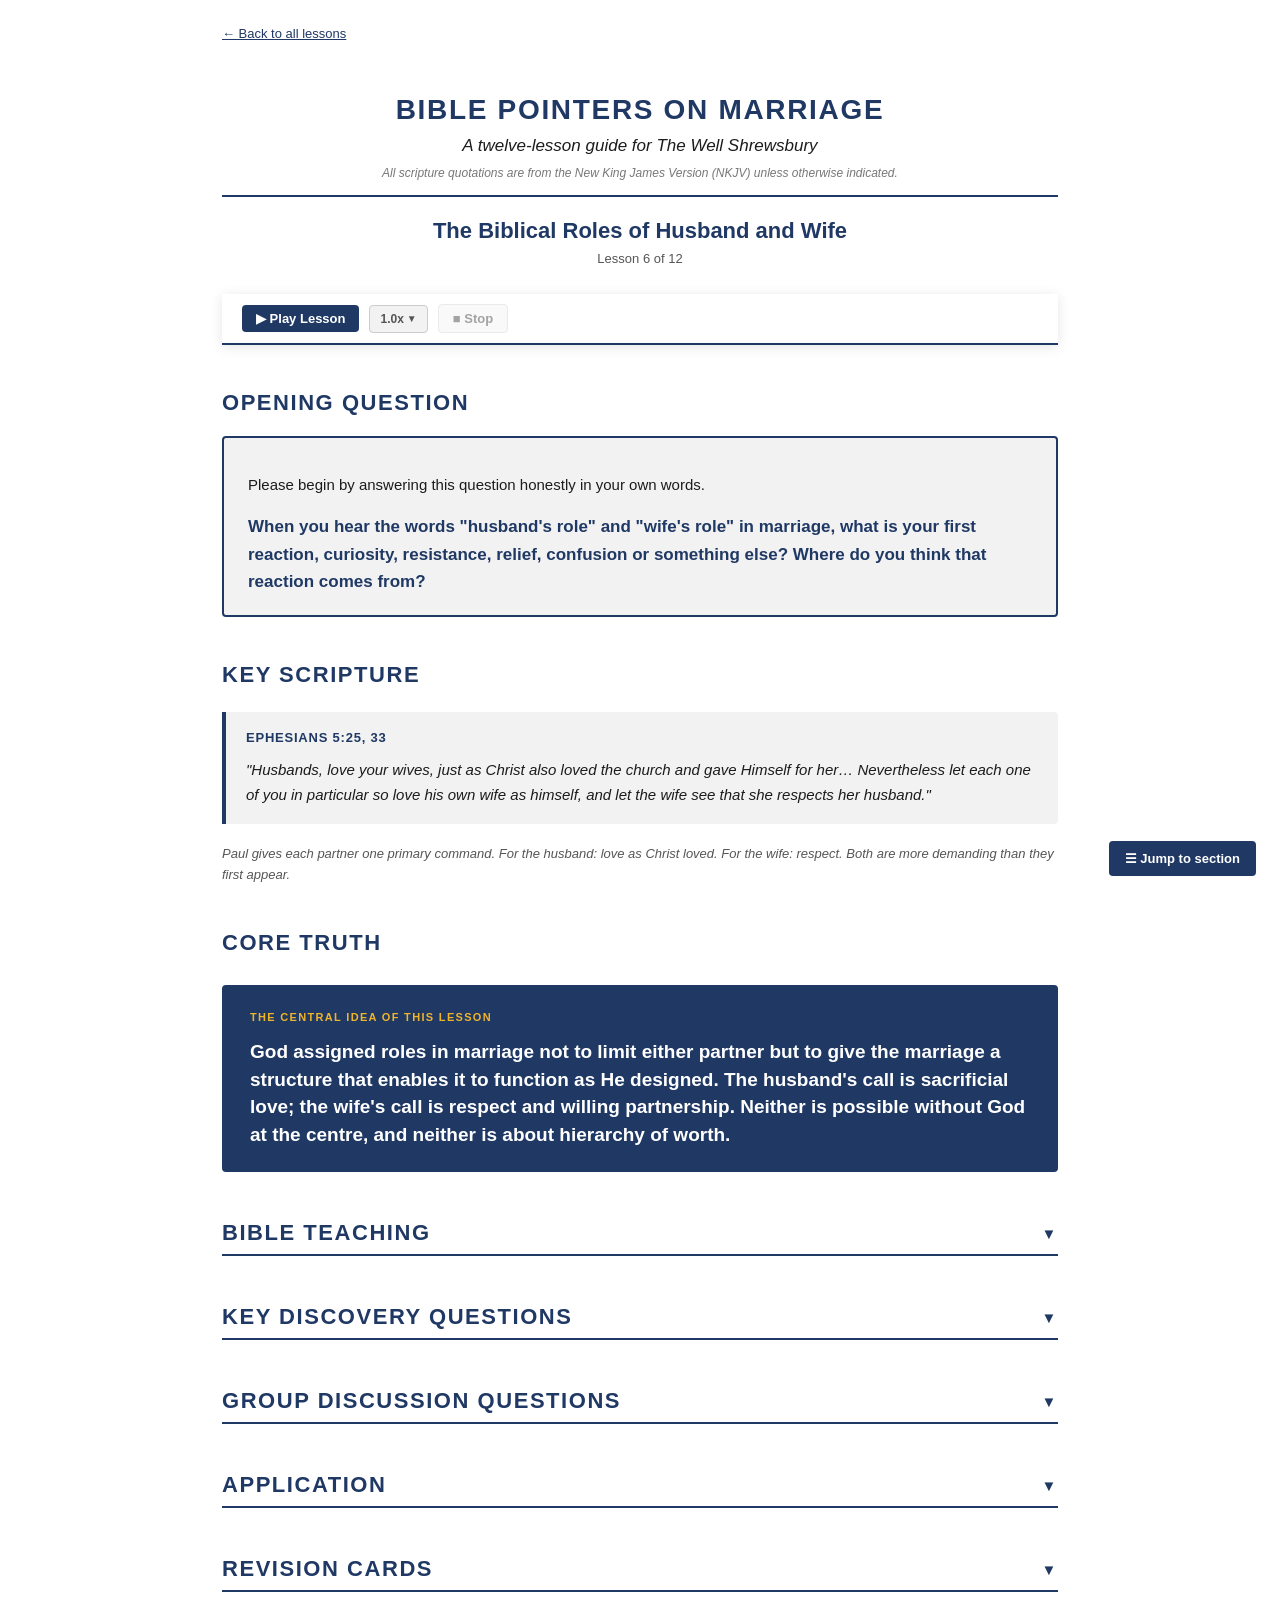
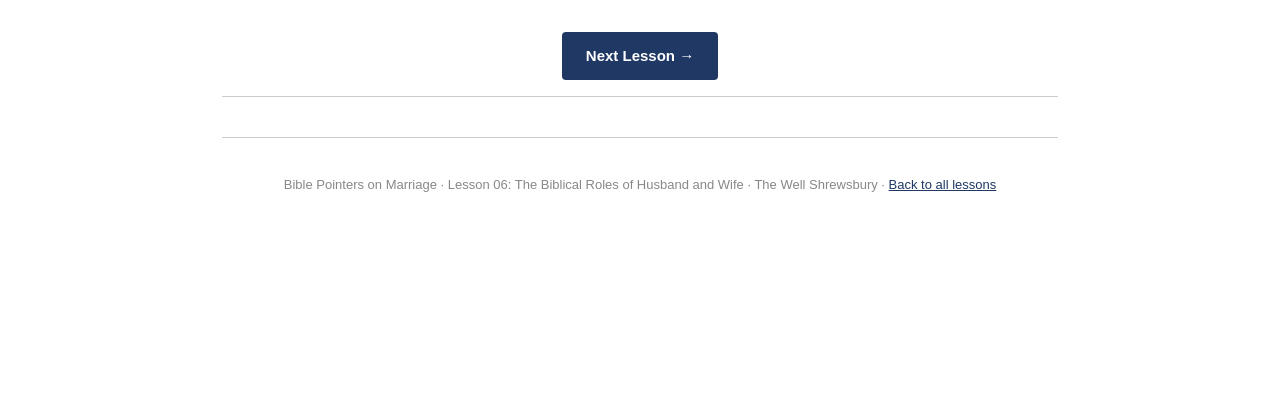
<file: bpm-l06-biblical-roles.html>
<!DOCTYPE html>
<html lang="en">
<head>
<meta charset="UTF-8">
<meta name="viewport" content="width=device-width, initial-scale=1.0">
<title>Lesson 06: The Biblical Roles of Husband and Wife – Bible Pointers on Marriage</title>
<link rel="icon" href="favicon.svg" type="image/svg+xml">
<link rel="stylesheet" href="bpm-site.css">
<style>
  *, *::before, *::after { box-sizing: border-box; }
  body { margin: 0; padding: 0 16px; font-family: Arial, Helvetica, sans-serif; font-size: 15px; line-height: 1.6; font-weight: 400; color: #1c1c1e; background: #ffffff; }
  @media (min-width: 640px) { body { padding: 0 32px; } }
  @media (min-width: 900px) { body { max-width: 900px; margin: 0 auto; } }
  .title-block { text-align: center; padding: 40px 0 0; }
  .series-name { font-size: 28px; font-weight: 700; letter-spacing: 0.06em; color: #1F3864; text-transform: uppercase; margin: 0 0 6px; line-height: 1.2; }
  .series-part { font-size: 17px; font-style: italic; color: #1c1c1e; margin: 0 0 4px; }
  .scripture-note-global { font-size: 12px; color: #777; margin: 0 0 10px; font-style: italic; }
  .title-rule { border: none; border-top: 2px solid #1F3864; margin: 12px auto 20px; width: 100%; }
  h1 { font-size: 22px; font-weight: 700; color: #1F3864; margin: 0 0 4px; line-height: 1.3; }
  .lesson-meta { font-size: 13px; color: #555; margin: 0 0 24px; }
  h2 { font-size: 22px; font-weight: 700; color: #1F3864; text-transform: uppercase; letter-spacing: 0.07em; margin-top: 40px; margin-bottom: 12px; }
  h3 { font-size: 18px; font-weight: 700; color: #1F3864; margin-top: 28px; margin-bottom: 8px; border-bottom: 1px solid #cccccc; padding-bottom: 4px; }
  p { margin-bottom: 16px; }
  a { color: #1F3864; text-decoration: underline; }
  a:hover, a:focus { color: #2c54a0; outline: 2px solid #2c54a0; outline-offset: 2px; }
  .opening-box { border: 2px solid #1F3864; border-radius: 4px; padding: 20px 24px; background: #f2f2f2; margin: 16px 0 24px; text-align: left; }
  .opening-box p:last-child { margin-bottom: 0; }
  .question-text { font-size: 17px; font-weight: 700; color: #1F3864; margin: 12px 0 0; }
  .core-truth-box { background: #1F3864; border-radius: 4px; padding: 24px 28px; margin: 24px 0; text-align: left; }
  .core-truth-label { font-size: 11px; font-weight: 700; letter-spacing: 0.12em; text-transform: uppercase; color: #f0b429; margin: 0 0 12px; }
  .core-truth-statement { font-size: 19px; font-weight: 700; color: #ffffff; line-height: 1.45; margin: 0; }
  .scripture-block { border-left: 4px solid #1F3864; background: #f2f2f2; padding: 16px 20px; margin: 20px 0; border-radius: 0 4px 4px 0; }
  .scripture-ref { font-size: 13px; font-weight: 700; letter-spacing: 0.06em; color: #1F3864; text-transform: uppercase; margin: 0 0 8px; }
  .scripture-text { font-size: 15px; line-height: 1.7; color: #1c1c1e; margin: 0; font-style: italic; }
  .callout { padding: 14px 18px; margin: 20px 0; border-radius: 0 4px 4px 0; }
  .callout-label { font-size: 11px; font-weight: 700; letter-spacing: 0.1em; text-transform: uppercase; margin: 0 0 8px; }
  .callout p:last-child { margin-bottom: 0; }
  .callout.note    { border-left: 4px solid #d97706; background: #fffbf0; }
  .callout.note    .callout-label { color: #d97706; }
  .callout.depth   { border-left: 4px solid #1F3864; background: #eef2f8; }
  .callout.depth   .callout-label { color: #1F3864; }
  .callout.tip     { border-left: 4px solid #276221; background: #f0f7f0; }
  .callout.tip     .callout-label { color: #276221; }
  .callout.caution { border-left: 4px solid #8b0000; background: #fce8e8; }
  .callout.caution .callout-label { color: #8b0000; }
  .callout.confidence { border-left: 4px solid #5b21b6; background: #f5f3ff; }
  .callout.confidence .callout-label { color: #5b21b6; }
  .table-wrap { overflow-x: auto; margin: 16px 0 24px; }
  table { width: 100%; border-collapse: collapse; font-size: 14px; }
  thead tr { background: #1F3864; color: #ffffff; }
  thead th { padding: 10px 14px; font-size: 14px; font-weight: 700; letter-spacing: 0.04em; border: 1px solid #cccccc; text-align: left; }
  tbody td { padding: 10px 14px; border: 1px solid #cccccc; vertical-align: top; }
  tbody tr:nth-child(odd)  { background: #ffffff; }
  tbody tr:nth-child(even) { background: #f2f2f2; }
  td.label-cell { background: #f2f2f2; font-weight: 700; width: 18%; vertical-align: top; }
  .fillable { min-height: 60px; outline: none; background: #fffbf0; border-radius: 2px; padding: 4px 6px; font-family: Arial, Helvetica, sans-serif; font-size: 14px; line-height: 1.5; color: #1c1c1e; display: block; width: 100%; box-sizing: border-box; transition: background 0.15s; }
  .fillable:focus { background: #fff8e1; outline: 2px solid #d97706; outline-offset: 0; }
  .fillable:empty::before { content: attr(data-placeholder); color: #aaa; pointer-events: none; }
  .answers-toolbar { display: flex; gap: 10px; flex-wrap: wrap; align-items: center; margin: 12px 0 4px; }
  .answers-toolbar button { background: #1F3864; color: #ffffff; border: none; border-radius: 4px; padding: 7px 14px; font-size: 13px; font-weight: 700; font-family: Arial, Helvetica, sans-serif; cursor: pointer; }
  .answers-toolbar button:hover { background: #2c54a0; }
  .answers-toolbar button:focus { outline: 2px solid #2c54a0; outline-offset: 2px; }
  .answers-toolbar button.clear-btn { background: #ffffff; color: #8b0000; border: 1px solid #8b0000; }
  .answers-toolbar button.clear-btn:hover { background: #fce8e8; }
  .answers-note { font-size: 12px; color: #777; margin: 0 0 16px; }
  .section-toggle { display: flex; align-items: center; justify-content: space-between; width: 100%; background: none; border: none; border-bottom: 2px solid #1F3864; padding: 8px 0; cursor: pointer; font-family: Arial, Helvetica, sans-serif; font-size: 22px; font-weight: 700; color: #1F3864; text-transform: uppercase; letter-spacing: 0.07em; margin-top: 40px; text-align: left; }
  .section-toggle:hover { color: #2c54a0; border-bottom-color: #2c54a0; }
  .section-toggle:focus { outline: 2px solid #2c54a0; outline-offset: 2px; }
  .section-chevron { font-size: 15px; transition: transform 0.25s ease; flex-shrink: 0; margin-left: 12px; font-weight: 400; }
  .section-toggle[aria-expanded="true"] .section-chevron { transform: rotate(180deg); }
  .section-body { display: none; }
  .section-body.open { display: block; }
  .flashcard-grid { display: grid; grid-template-columns: repeat(auto-fill, minmax(260px, 1fr)); gap: 16px; margin: 16px 0 24px; }
  .flashcard { height: 180px; perspective: 1000px; cursor: pointer; }
  .flashcard-inner { position: relative; width: 100%; height: 100%; transform-style: preserve-3d; transition: transform 0.45s ease; border-radius: 6px; }
  .flashcard.flipped .flashcard-inner { transform: rotateY(180deg); }
  .flashcard-front, .flashcard-back { position: absolute; width: 100%; height: 100%; backface-visibility: hidden; -webkit-backface-visibility: hidden; border-radius: 6px; padding: 18px; display: flex; flex-direction: column; justify-content: center; }
  .flashcard-front { background: #ffffff; border: 2px solid #1F3864; }
  .flashcard-back  { background: #1F3864; transform: rotateY(180deg); }
  .fc-prompt { font-size: 14px; font-weight: 700; color: #1F3864; margin: 0 0 8px; line-height: 1.4; }
  .fc-ref { font-size: 12px; color: #60a5fa; font-weight: 700; margin: 0; letter-spacing: 0.05em; }
  .fc-verse { font-size: 13px; color: #e8e4dc; font-style: italic; margin: 0 0 8px; line-height: 1.5; }
  .fc-ref-back { font-size: 12px; color: #f0b429; font-weight: 700; margin: 0; letter-spacing: 0.04em; }
  .fc-def { font-size: 13px; color: #e8e4dc; margin: 0; line-height: 1.5; }
  .flashcard-hint { font-size: 12px; color: #888; text-align: center; margin-bottom: 8px; }
  .back-link { font-size: 13px; margin-bottom: 8px; display: block; padding-top: 24px; }
  .page-footer { font-size: 13px; color: #888; text-align: center; border-top: 1px solid #cccccc; padding: 24px 0 40px; margin-top: 16px; }
  .toc-container { position: fixed; bottom: 24px; right: 24px; z-index: 1000; }
  .toc-btn { background: #1F3864; color: #ffffff; border: none; border-radius: 4px; padding: 10px 16px; font-size: 13px; font-weight: 700; font-family: Arial, Helvetica, sans-serif; cursor: pointer; display: block; width: 100%; text-align: left; }
  .toc-btn:hover { background: #2c54a0; }
  .toc-btn:focus { outline: 2px solid #2c54a0; outline-offset: 2px; }
  .toc-menu { display: none; background: #1F3864; border-radius: 4px 4px 0 0; padding: 8px 0; margin-bottom: 4px; max-height: 60vh; overflow-y: auto; min-width: 220px; }
  .toc-menu.open { display: block; }
  .toc-menu a { display: block; padding: 8px 16px; color: #ffffff; text-decoration: none; font-size: 13px; }
  .toc-menu a:hover { background: #2c54a0; }
  .toc-menu a:focus { outline: 2px solid #2c54a0; outline-offset: 2px; }
  @media print { .toc-container { display: none; } .section-body { display: block !important; } body { color: #1c1c1e; -webkit-print-color-adjust: exact; print-color-adjust: exact; } a { color: #1c1c1e; } .flashcard-back { background: #f2f2f2; } .fc-verse, .fc-def { color: #1c1c1e; } }
</style>
</head>
<body data-bpm-page="lesson">

<a class="back-link" href="index.html">&#8592; Back to all lessons</a>
<div class="title-block">
  <p class="series-name">Bible Pointers on Marriage</p>
  <p class="series-part">A twelve-lesson guide for The Well Shrewsbury</p>
  <p class="scripture-note-global">All scripture quotations are from the New King James Version (NKJV) unless otherwise indicated.</p>
</div>
<hr class="title-rule">
<div class="title-block" style="padding-top:0;">
  <h1>The Biblical Roles of Husband and Wife</h1>
  <p class="lesson-meta">Lesson 6 of 12</p>
</div>

<div class="bpm-audio-panel" role="region" aria-label="Audio controls">
  <div class="bpm-audio-inner">
    <button class="bpm-audio-btn bpm-btn-play-main" id="bpm-btn-play-main" type="button" aria-label="Play lesson">&#9654; Play Lesson</button>
    <div class="bpm-speed-dropdown">
      <button class="bpm-speed-toggle" type="button" id="bpm-speed-toggle" aria-expanded="false" aria-haspopup="listbox" aria-controls="bpm-speed-menu" aria-label="Playback speed"><span class="bpm-speed-value">1.0x</span><span class="bpm-speed-chevron" aria-hidden="true">&#9660;</span></button>
      <ul class="bpm-speed-menu" id="bpm-speed-menu" role="listbox" hidden>
        <li role="presentation"><button type="button" class="bpm-speed-option active" role="option" data-rate="1" aria-selected="true">1.0x</button></li>
        <li role="presentation"><button type="button" class="bpm-speed-option" role="option" data-rate="1.25" aria-selected="false">1.25x</button></li>
        <li role="presentation"><button type="button" class="bpm-speed-option" role="option" data-rate="1.5" aria-selected="false">1.5x</button></li>
        <li role="presentation"><button type="button" class="bpm-speed-option" role="option" data-rate="1.75" aria-selected="false">1.75x</button></li>
        <li role="presentation"><button type="button" class="bpm-speed-option" role="option" data-rate="2" aria-selected="false">2.0x</button></li>
      </ul>
    </div>
    <button class="bpm-audio-btn bpm-btn-stop" id="bpm-btn-stop" type="button" aria-label="Stop playback" disabled>&#9632; Stop</button>
    <span class="bpm-audio-progress" id="bpm-audio-progress" aria-live="polite"></span>
  </div>
</div>
<section id="opening-question">
  <h2>Opening Question</h2>
  <div class="opening-box">
    <p>Please begin by answering this question honestly in your own words.</p>
    <p class="question-text">When you hear the words "husband's role" and "wife's role" in marriage, what is your first reaction, curiosity, resistance, relief, confusion or something else? Where do you think that reaction comes from?</p>
  </div>
</section>

<section id="key-scripture">
  <h2>Key Scripture</h2>
  <div class="scripture-block">
    <p class="scripture-ref">Ephesians 5:25, 33</p>
    <p class="scripture-text">"Husbands, love your wives, just as Christ also loved the church and gave Himself for her… Nevertheless let each one of you in particular so love his own wife as himself, and let the wife see that she respects her husband."</p>
  </div>
  <p style="font-size:13px;color:#555;font-style:italic;">Paul gives each partner one primary command. For the husband: love as Christ loved. For the wife: respect. Both are more demanding than they first appear.</p>
</section>

<section id="core-truth">
  <h2>Core Truth</h2>
  <div class="core-truth-box">
    <p class="core-truth-label">The central idea of this lesson</p>
    <p class="core-truth-statement">God assigned roles in marriage not to limit either partner but to give the marriage a structure that enables it to function as He designed. The husband's call is sacrificial love; the wife's call is respect and willing partnership. Neither is possible without God at the centre, and neither is about hierarchy of worth.</p>
  </div>
</section>

<section id="bible-teaching">
  <button class="section-toggle" aria-expanded="false" aria-controls="bible-teaching-body" id="bible-teaching-btn">
    Bible Teaching <span class="section-chevron" aria-hidden="true">&#9660;</span>
  </button>
  <div class="section-body" id="bible-teaching-body">

  <div class="callout confidence">
    <p class="callout-label">Confidence Declaration</p>
    <p>The question of roles in marriage, specifically headship and submission, is one of the most genuinely contested areas in Christian theology. Sincere, biblically grounded Christians hold different views. Complementarians believe Scripture assigns distinct, ordered roles to husbands and wives that are permanent and structural. Egalitarians believe Scripture's instructions were culturally contextual and that the gospel erases hierarchical distinctions in marriage (Galatians 3:28). Both positions are held by people who take the Bible seriously. This lesson teaches from the complementarian reading of Ephesians 5, which is the historic position of most of the church. It does so with full acknowledgement that the other position is held with integrity by many. Wherever you are on this question, the call to sacrificial love and genuine respect is not disputed by either position, and it is where this lesson focuses. For a fuller exploration of both views, speak with your church leaders.</p>
  </div>

  <h3>The starting point: mutual submission</h3>
  <p>Ephesians 5 is the primary New Testament passage on roles in marriage, but it is almost always read starting at verse 22, where wives are addressed. That is a mistake. Paul's instruction on the husband-wife relationship begins at verse 21:</p>

  <div class="scripture-block">
    <p class="scripture-ref">Ephesians 5:21</p>
    <p class="scripture-text">"…submitting yourselves one to another in the fear of God."</p>
  </div>

  <p>This is not a throwaway transition line. It is the governing principle for everything that follows. The whole passage, both the husband's role and the wife's role, flows from mutual submission in the fear of God. A husband who reads verse 25 without reading verse 21 has missed the foundation. The source material for this lesson makes this explicit: God's ideal is that both husband and wife, as Spirit-filled believers, submit themselves to each other, and that the ruling principle for both is the Word of God, not one person's will over the other's.</p>

  <div class="callout note">
    <p class="callout-label">Note</p>
    <p>Marriage, the source material behind this lesson states, is not a 50-50 relationship. It is a 100%-100% relationship. Each partner gives entirely of themselves. The husband gives himself totally to his wife, serving her and submitting to her. The wife gives herself totally to her husband. What creates the structure is not a power imbalance but an ordering: when the two genuinely disagree and cannot reach unity, the husband carries the final responsibility before God for the decision. That responsibility is not a privilege; it is a weight. It means he is accountable before God for the direction of the household in a way the wife is not.</p>
  </div>

  <h3>The husband: servant-leader, not dictator</h3>
  <p>The command Paul gives to husbands is the most demanding instruction in the entire passage:</p>

  <div class="scripture-block">
    <p class="scripture-ref">Ephesians 5:25&ndash;26</p>
    <p class="scripture-text">"Husbands, love your wives, just as Christ also loved the church and gave Himself for her, that He might sanctify and cleanse her with the washing of water by the word."</p>
  </div>

  <p>Christ's love for the church involved giving Himself, His life, His will and His preferences, entirely for its sake. He did not use His authority to serve Himself. He used it to serve, protect and bring the church to its full potential. That is the model Paul sets before every husband. The bar is not "lead your household." The bar is "love your wife the way Christ loved the church." No husband has yet arrived at that standard.</p>

  <p>The source material is clear on what this is not: headship is not dictatorship. It is not the husband saying "I have authority, you will do what I say." It is servant leadership, the husband placing himself at the service of his wife and family's flourishing, making decisions with her welfare as the primary consideration rather than his own preferences. A husband who uses the language of headship to demand compliance has not understood what he has been given. He has been given responsibility, not a throne.</p>

  <p>Ephesians 5:28-29 reinforces this from a different angle:</p>

  <div class="scripture-block">
    <p class="scripture-ref">Ephesians 5:28&ndash;29</p>
    <p class="scripture-text">"So husbands ought to love their own wives as their own bodies; he who loves his wife loves himself. For no one ever hated his own flesh, but nourishes and cherishes it, just as the Lord does the church."</p>
  </div>

  <p>The husband is to nourish and cherish his wife as he does his own body, with the same attentiveness, care and protectiveness he naturally gives to himself. He is to speak words over her that build her up, not tear her down. The source material draws on the word <em>rhema</em> in verse 26; Christ sanctified the church through spoken words. Husbands hold that same power toward their wives. Words spoken regularly over a spouse shape who they become.</p>

  <div class="callout depth">
    <p class="callout-label">Going Deeper</p>
    <p>First Peter 3:7 gives husbands a practical test: "Husbands, likewise, dwell with them with understanding, giving honour to the wife, as to the weaker vessel, and as being heirs together of the grace of life, that your prayers may not be hindered." Peter does not say "weaker in worth" or "weaker in spiritual standing." He says "weaker vessel", a different kind of strength for a different purpose, the way a fine vessel differs from a utility one. And he immediately follows it with "heirs together of the grace of life", equal inheritors of everything God provides. The instruction to honour is connected to this equality. A husband who dishonours his wife will have his prayers hindered. That is not a minor consequence. It means the quality of how he treats his wife directly affects his access to God.</p>
  </div>

  <h3>The wife: respect and willing partnership</h3>
  <p>The command Paul gives the wife is equally demanding when understood correctly:</p>

  <div class="scripture-block">
    <p class="scripture-ref">Ephesians 5:33</p>
    <p class="scripture-text">"…and let the wife see that she respects her husband."</p>
  </div>

  <p>The source material for this lesson makes the observation that a man's primary need in marriage is respect, even more than love. A man who feels respected by his wife is motivated, confident and capable of the servant leadership his role requires. A man who feels consistently disrespected, criticised, undermined, managed or dismissed, is diminished in exactly the capacity the marriage needs him to operate in.</p>

  <p>What does respect actually look like? The source material addresses this directly. It is not flattery or performance. It is communicating, through words and actions, that you trust his leadership, value his contribution and believe in his capacity. Nagging, even when the underlying concern is legitimate, communicates the opposite. It says: I do not trust you to handle this. I do not respect your judgement. The source material suggests that women who go to God in prayer about their husband's shortcomings, rather than directly managing him, find that God is far more effective than any amount of direct pressure. Prayer respects both the husband and God's authority in the marriage.</p>

  <p>Submission is not obedience in every circumstance. The source material is explicit: submission and obedience are not synonyms. A wife can decline to comply with an ungodly command, one that requires her to disobey God, while remaining genuinely submitted in spirit, attitude and respect. The distinction matters: submission is a posture of the heart, not absolute compliance to every directive.</p>

  <div class="callout caution">
    <p class="callout-label">Caution</p>
    <p>Two abuses of this teaching appear most frequently and do the most damage. The first is the husband who uses "headship" as a justification for control, selfishness or dominance. That is not headship, it is dictatorship, and it contradicts everything Ephesians 5:25 actually requires. The second is the wife who uses "equality" as a justification for refusing any form of ordered partnership, treating every expression of her husband's leadership as an insult to her dignity. Both misunderstandings miss the point. The goal is not a power balance; it is a household that functions as a living picture of Christ and the church, in which both partners give themselves fully to each other and to God.</p>
  </div>

  <div class="callout tip">
    <p class="callout-label">Practical Tip</p>
    <p>For husbands: this week, identify one specific way you can serve your wife that costs you something, time, preference, comfort, and do it without being asked and without mentioning it afterward. Servant leadership is practised in small, unannounced acts before it becomes the posture of a whole marriage. For wives: this week, identify one specific thing your husband does well or has contributed to the family and tell him directly; not in a complimentary performance but in a genuine statement of respect. Notice the effect on him and on the atmosphere of your home.</p>
  </div>

  </div>
</section>

<section id="discovery-questions">
  <button class="section-toggle" aria-expanded="false" aria-controls="discovery-questions-body" id="discovery-questions-btn">
    Key Discovery Questions <span class="section-chevron" aria-hidden="true">&#9660;</span>
  </button>
  <div class="section-body" id="discovery-questions-body">
  <p>Work through these on your own before your group meets. Your answers are saved automatically in your browser.</p>
  <div class="answers-toolbar">
    <button id="download-btn">&#8595; Download my answers</button>
    <button class="clear-btn" id="clear-btn">Clear all answers</button>
  </div>
  <p class="answers-note">Answers save to your browser on this device. If viewing inside Google Sites, open the file directly for reliable saving.</p>
  <div class="table-wrap">
    <table>
      <thead><tr><th style="width:38%;">Question</th><th style="width:31%;">My Answer</th><th style="width:31%;">Group Discussion Notes</th></tr></thead>
      <tbody>
        <tr>
          <td>Read Ephesians 5:21. Paul says to submit to one another before addressing either the husband's or wife's specific role. Why do you think that starting point matters? What would change if it were not there?</td>
          <td><div class="fillable" contenteditable="true" data-key="bpm-l06-q1-answer" data-placeholder="Type your answer here&hellip;"></div></td>
          <td><div class="fillable" contenteditable="true" data-key="bpm-l06-q1-notes" data-placeholder="Group notes&hellip;"></div></td>
        </tr>
        <tr>
          <td>Read Ephesians 5:25-26. Paul says husbands are to love their wives as Christ loved the church, self-giving, sanctifying, building up through words. In honest terms, how demanding is that standard? What would it actually require of a husband?</td>
          <td><div class="fillable" contenteditable="true" data-key="bpm-l06-q2-answer" data-placeholder="Type your answer here&hellip;"></div></td>
          <td><div class="fillable" contenteditable="true" data-key="bpm-l06-q2-notes" data-placeholder="Group notes&hellip;"></div></td>
        </tr>
        <tr>
          <td>Read Ephesians 5:33. Paul's command to wives is to respect their husbands. The lesson says a man's deepest need is respect, not just love. Do you agree? And what does genuine respect; not flattery or performance, actually look like in practice?</td>
          <td><div class="fillable" contenteditable="true" data-key="bpm-l06-q3-answer" data-placeholder="Type your answer here&hellip;"></div></td>
          <td><div class="fillable" contenteditable="true" data-key="bpm-l06-q3-notes" data-placeholder="Group notes&hellip;"></div></td>
        </tr>
        <tr>
          <td>Read 1 Peter 3:7. Peter says a husband who dishonours his wife will have his prayers hindered. What does that tell you about the connection between how a husband leads at home and how he connects with God?</td>
          <td><div class="fillable" contenteditable="true" data-key="bpm-l06-q4-answer" data-placeholder="Type your answer here&hellip;"></div></td>
          <td><div class="fillable" contenteditable="true" data-key="bpm-l06-q4-notes" data-placeholder="Group notes&hellip;"></div></td>
        </tr>
        <tr>
          <td>The lesson says submission and obedience are not synonyms, a wife can maintain a posture of respect while declining an ungodly instruction. What is the difference between submission as a heart posture and simple compliance? Why does that distinction matter?</td>
          <td><div class="fillable" contenteditable="true" data-key="bpm-l06-q5-answer" data-placeholder="Type your answer here&hellip;"></div></td>
          <td><div class="fillable" contenteditable="true" data-key="bpm-l06-q5-notes" data-placeholder="Group notes&hellip;"></div></td>
        </tr>
      </tbody>
    </table>
  </div>
  </div>
</section>

<section id="group-discussion">
  <button class="section-toggle" aria-expanded="false" aria-controls="group-discussion-body" id="group-discussion-btn">
    Group Discussion Questions <span class="section-chevron" aria-hidden="true">&#9660;</span>
  </button>
  <div class="section-body" id="group-discussion-body">
  <p>Open questions for any level of experience. No right or wrong answers.</p>
  <ol>
    <li style="margin-bottom:16px;">The Confidence Declaration acknowledges that sincere, biblically grounded Christians genuinely disagree on this topic. How do you think a church community holds that kind of disagreement well, without dismissing the question or damaging relationships?</li>
    <li style="margin-bottom:16px;">The lesson says Paul's standard for husbands, love your wife as Christ loved the church, means no husband has yet arrived at that standard. What does that admission do to the way you read the rest of the passage?</li>
    <li style="margin-bottom:16px;">The source material says that a wife who goes to God in prayer about her husband's shortcomings rather than managing him directly is doing something more effective. Have you seen or experienced that principle in action? What happened?</li>
    <li style="margin-bottom:16px;">The Caution box identifies two abuses: the husband who uses headship to control, and the wife who uses equality to refuse all ordered partnership. Which of the two do you think is more commonly seen in Christian marriages today, and why?</li>
    <li style="margin-bottom:16px;">For those who are single: how does understanding these roles change what you are preparing to bring to a marriage? What does it reveal about the kind of character you need to develop before you get there?</li>
  </ol>
  </div>
</section>

<section id="application">
  <button class="section-toggle" aria-expanded="false" aria-controls="application-body" id="application-btn">
    Application <span class="section-chevron" aria-hidden="true">&#9660;</span>
  </button>
  <div class="section-body" id="application-body">
  <p>Understanding biblical roles is one thing; beginning to live them is another. These applications are specific and immediate.</p>
  <div class="table-wrap">
    <table>
      <thead><tr><th style="width:18%;">Context</th><th>How I Apply This</th></tr></thead>
      <tbody>
        <tr>
          <td class="label-cell">For husbands</td>
          <td>Ephesians 5:25 sets the bar: love your wife as Christ loved the church. This week, identify one specific area where you are currently prioritising your own comfort, preferences or agenda over your wife's flourishing. Not a dramatic failure, a small, ordinary one. Then make one deliberate change in that area this week. Servant leadership is built from small, repeated, unchosen acts of preference for your spouse over yourself. Begin there.</td>
        </tr>
        <tr>
          <td class="label-cell">For wives</td>
          <td>Ephesians 5:33 says respect your husband. The source material suggests the most effective thing a wife can do for her husband is to bring her concerns about him to God rather than managing him directly. This week, if there is something about your husband's leadership or behaviour that you have been trying to change through direct pressure or repeated comment, try a different approach: bring it to God specifically and honestly in prayer for one week. Observe what happens, in him, in you and in the marriage.</td>
        </tr>
        <tr>
          <td class="label-cell">In community and conversation</td>
          <td>The way people talk about their spouses in public, even in gentle, humorous ways, communicates either respect or its absence. This week, pay attention to how you speak about your spouse to others, and how others speak about their spouses around you. Does your language build up or quietly undermine? Does it honour the covenant you made? If you are single, pay attention to the marriage culture of your community: what does the way people speak about their spouses reveal about what is actually happening at home?</td>
        </tr>
      </tbody>
    </table>
  </div>
  </div>
</section>

<section id="revision-cards">
  <button class="section-toggle" aria-expanded="false" aria-controls="revision-cards-body" id="revision-cards-btn">
    Revision Cards <span class="section-chevron" aria-hidden="true">&#9660;</span>
  </button>
  <div class="section-body" id="revision-cards-body">
  <p class="flashcard-hint">Tap each card to reveal the answer.</p>
  <div class="flashcard-grid">

    <div class="flashcard" role="button" tabindex="0" aria-label="Card 1">
      <div class="flashcard-inner">
        <div class="flashcard-front"><p class="fc-prompt">What governing principle does Paul establish before addressing husband and wife roles?</p><p class="fc-ref">Ephesians 5:21</p></div>
        <div class="flashcard-back"><p class="fc-verse">"…submitting yourselves one to another in the fear of God."</p><p class="fc-ref-back">Ephesians 5:21. Mutual submission is the foundation. Both partners submit to each other and to God's Word before specific role distinctions are addressed.</p></div>
      </div>
    </div>

    <div class="flashcard" role="button" tabindex="0" aria-label="Card 2">
      <div class="flashcard-inner">
        <div class="flashcard-front"><p class="fc-prompt">What is the standard Paul sets for the husband's love?</p><p class="fc-ref">Ephesians 5:25</p></div>
        <div class="flashcard-back"><p class="fc-verse">"Husbands, love your wives, just as Christ also loved the church and gave Himself for her."</p><p class="fc-ref-back">Ephesians 5:25. Self-giving, sacrificial, servant love. Not authority over his wife but service to her, at cost to himself.</p></div>
      </div>
    </div>

    <div class="flashcard" role="button" tabindex="0" aria-label="Card 3">
      <div class="flashcard-inner">
        <div class="flashcard-front"><p class="fc-prompt">What does 1 Peter 3:7 say happens when a husband dishonours his wife?</p><p class="fc-ref">1 Peter 3:7</p></div>
        <div class="flashcard-back"><p class="fc-def">His prayers are hindered. Honouring his wife as a fellow heir of the grace of life is not optional, it directly affects his own connection with God in prayer.</p></div>
      </div>
    </div>

    <div class="flashcard" role="button" tabindex="0" aria-label="Card 4">
      <div class="flashcard-inner">
        <div class="flashcard-front"><p class="fc-prompt">What is the wife's primary command in Ephesians 5:33, and why does it matter?</p><p class="fc-ref">Ephesians 5:33</p></div>
        <div class="flashcard-back"><p class="fc-def">Respect her husband. A man's deepest need is respect, feeling trusted, valued as a leader, and believed in by his wife. Respect enables the servant leadership the role requires; its absence diminishes him in the capacity the marriage needs him in.</p></div>
      </div>
    </div>

    <div class="flashcard" role="button" tabindex="0" aria-label="Card 5">
      <div class="flashcard-inner">
        <div class="flashcard-front"><p class="fc-prompt">What is the difference between submission and obedience?</p></div>
        <div class="flashcard-back"><p class="fc-def">Submission is a posture of the heart, trust, respect, willing partnership with your husband's leadership. Obedience is compliance with specific instructions. A wife can maintain genuine submission while declining to comply with an ungodly command. They are not the same thing.</p></div>
      </div>
    </div>

    <div class="flashcard" role="button" tabindex="0" aria-label="Card 6">
      <div class="flashcard-inner">
        <div class="flashcard-front"><p class="fc-prompt">What are the two abuses of this teaching identified in the Caution box?</p></div>
        <div class="flashcard-back"><p class="fc-def">1. The husband who uses "headship" to justify control, selfishness or dominance, that is dictatorship, not servant leadership. 2. The wife who uses "equality" to refuse all ordered partnership, treating every expression of her husband's leadership as an affront. Both miss what Ephesians 5 actually describes.</p></div>
      </div>
    </div>

  </div>
  </div>
</section>

</div>

<div style="margin-top: 40px; margin-bottom: 20px; text-align: center;">
<a href="bpm-l07-how-to-disagree.html" style="display: inline-block; padding: 12px 24px; background-color: #1F3864; color: white; text-decoration: none; border-radius: 4px; font-weight: bold;">Next Lesson →</a>
<div class="page-footer">
<div class="page-footer">
  <p>Bible Pointers on Marriage &middot; Lesson 06: The Biblical Roles of Husband and Wife &middot; The Well Shrewsbury &middot; <a href="index.html">Back to all lessons</a></p>
</div>

<nav class="toc-container" role="navigation" aria-label="Jump to section">
  <div class="toc-menu" id="toc-menu">
    <a href="#opening-question">Opening Question</a>
    <a href="#key-scripture">Key Scripture</a>
    <a href="#core-truth">Core Truth</a>
    <a href="#bible-teaching">Bible Teaching</a>
    <a href="#discovery-questions">Key Discovery Questions</a>
    <a href="#group-discussion">Group Discussion</a>
    <a href="#application">Application</a>
    <a href="#revision-cards">Revision Cards</a>
  </div>
  <button class="toc-btn" id="toc-btn" aria-expanded="false" aria-controls="toc-menu">&#9776; Jump to section</button>
</nav>

<script src="bpm-site.js"></script>
<script src="bpm-lesson-page.js"></script>
</body>
</html>
</file>
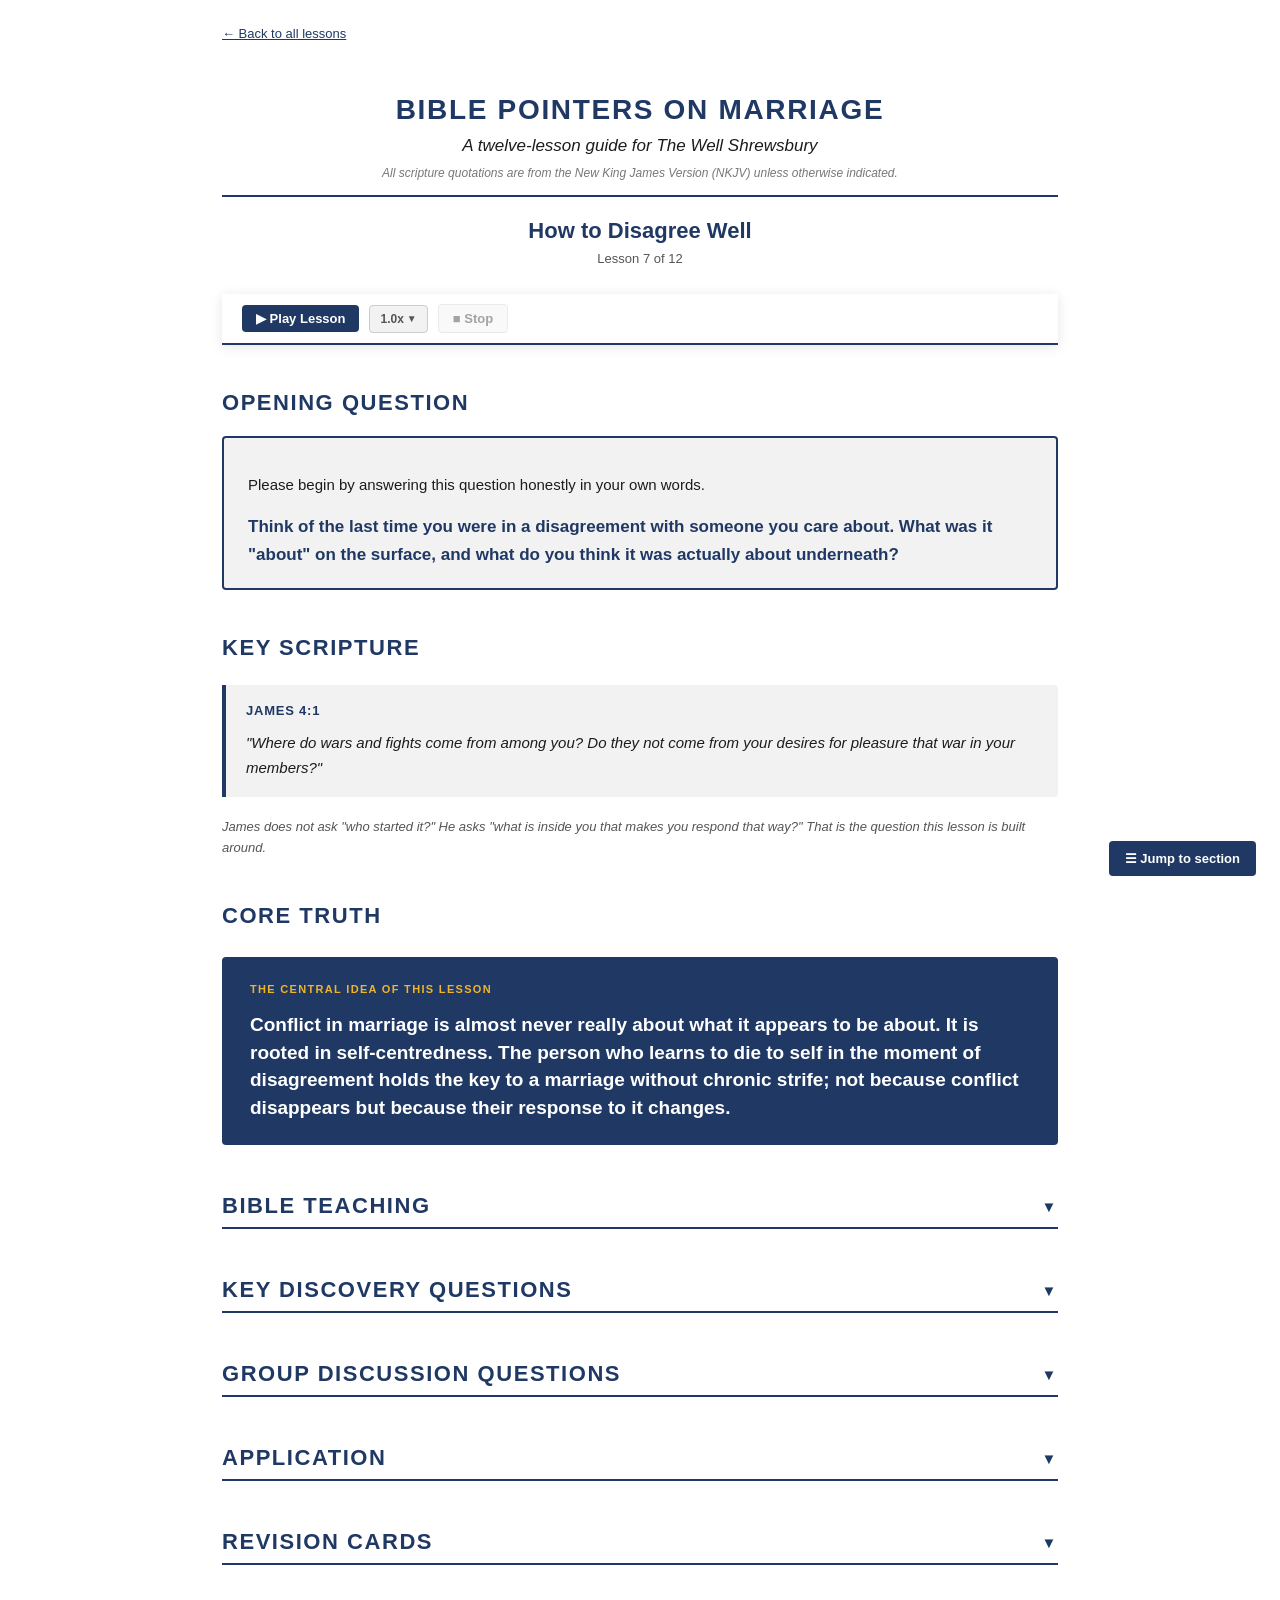
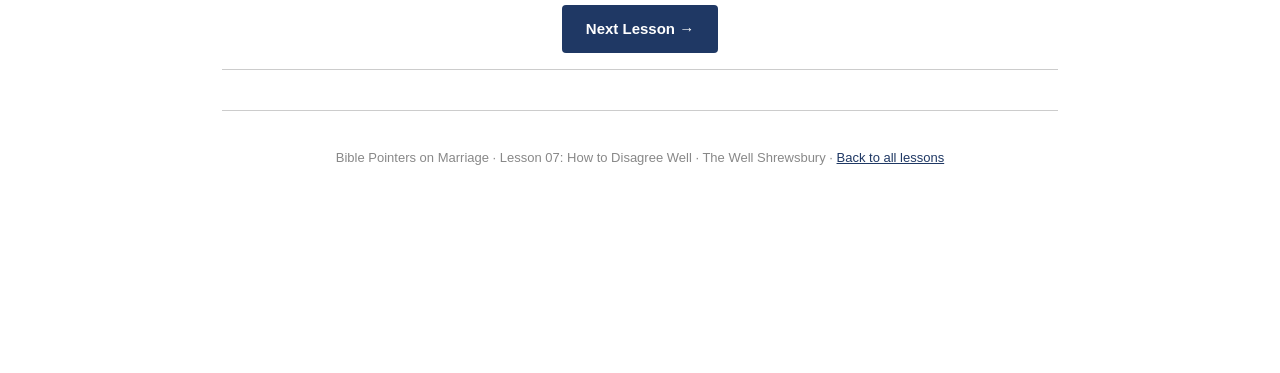
<file: bpm-l07-how-to-disagree.html>
<!DOCTYPE html>
<html lang="en">
<head>
<meta charset="UTF-8">
<meta name="viewport" content="width=device-width, initial-scale=1.0">
<title>Lesson 07: How to Disagree Well – Bible Pointers on Marriage</title>
<link rel="icon" href="favicon.svg" type="image/svg+xml">
<link rel="stylesheet" href="bpm-site.css">
<style>
  *, *::before, *::after { box-sizing: border-box; }
  body { margin: 0; padding: 0 16px; font-family: Arial, Helvetica, sans-serif; font-size: 15px; line-height: 1.6; font-weight: 400; color: #1c1c1e; background: #ffffff; }
  @media (min-width: 640px) { body { padding: 0 32px; } }
  @media (min-width: 900px) { body { max-width: 900px; margin: 0 auto; } }
  .title-block { text-align: center; padding: 40px 0 0; }
  .series-name { font-size: 28px; font-weight: 700; letter-spacing: 0.06em; color: #1F3864; text-transform: uppercase; margin: 0 0 6px; line-height: 1.2; }
  .series-part { font-size: 17px; font-style: italic; color: #1c1c1e; margin: 0 0 4px; }
  .scripture-note-global { font-size: 12px; color: #777; margin: 0 0 10px; font-style: italic; }
  .title-rule { border: none; border-top: 2px solid #1F3864; margin: 12px auto 20px; width: 100%; }
  h1 { font-size: 22px; font-weight: 700; color: #1F3864; margin: 0 0 4px; line-height: 1.3; }
  .lesson-meta { font-size: 13px; color: #555; margin: 0 0 24px; }
  h2 { font-size: 22px; font-weight: 700; color: #1F3864; text-transform: uppercase; letter-spacing: 0.07em; margin-top: 40px; margin-bottom: 12px; }
  h3 { font-size: 18px; font-weight: 700; color: #1F3864; margin-top: 28px; margin-bottom: 8px; border-bottom: 1px solid #cccccc; padding-bottom: 4px; }
  p { margin-bottom: 16px; }
  a { color: #1F3864; text-decoration: underline; }
  a:hover, a:focus { color: #2c54a0; outline: 2px solid #2c54a0; outline-offset: 2px; }
  .opening-box { border: 2px solid #1F3864; border-radius: 4px; padding: 20px 24px; background: #f2f2f2; margin: 16px 0 24px; text-align: left; }
  .opening-box p:last-child { margin-bottom: 0; }
  .question-text { font-size: 17px; font-weight: 700; color: #1F3864; margin: 12px 0 0; }
  .core-truth-box { background: #1F3864; border-radius: 4px; padding: 24px 28px; margin: 24px 0; text-align: left; }
  .core-truth-label { font-size: 11px; font-weight: 700; letter-spacing: 0.12em; text-transform: uppercase; color: #f0b429; margin: 0 0 12px; }
  .core-truth-statement { font-size: 19px; font-weight: 700; color: #ffffff; line-height: 1.45; margin: 0; }
  .scripture-block { border-left: 4px solid #1F3864; background: #f2f2f2; padding: 16px 20px; margin: 20px 0; border-radius: 0 4px 4px 0; }
  .scripture-ref { font-size: 13px; font-weight: 700; letter-spacing: 0.06em; color: #1F3864; text-transform: uppercase; margin: 0 0 8px; }
  .scripture-text { font-size: 15px; line-height: 1.7; color: #1c1c1e; margin: 0; font-style: italic; }
  .callout { padding: 14px 18px; margin: 20px 0; border-radius: 0 4px 4px 0; }
  .callout-label { font-size: 11px; font-weight: 700; letter-spacing: 0.1em; text-transform: uppercase; margin: 0 0 8px; }
  .callout p:last-child { margin-bottom: 0; }
  .callout.note    { border-left: 4px solid #d97706; background: #fffbf0; }
  .callout.note    .callout-label { color: #d97706; }
  .callout.depth   { border-left: 4px solid #1F3864; background: #eef2f8; }
  .callout.depth   .callout-label { color: #1F3864; }
  .callout.tip     { border-left: 4px solid #276221; background: #f0f7f0; }
  .callout.tip     .callout-label { color: #276221; }
  .callout.caution { border-left: 4px solid #8b0000; background: #fce8e8; }
  .callout.caution .callout-label { color: #8b0000; }
  .table-wrap { overflow-x: auto; margin: 16px 0 24px; }
  table { width: 100%; border-collapse: collapse; font-size: 14px; }
  thead tr { background: #1F3864; color: #ffffff; }
  thead th { padding: 10px 14px; font-size: 14px; font-weight: 700; letter-spacing: 0.04em; border: 1px solid #ccucccc; text-align: left; }
  tbody td { padding: 10px 14px; border: 1px solid #cccccc; vertical-align: top; }
  tbody tr:nth-child(odd)  { background: #ffffff; }
  tbody tr:nth-child(even) { background: #f2f2f2; }
  td.label-cell { background: #f2f2f2; font-weight: 700; width: 18%; vertical-align: top; }
  .fillable { min-height: 60px; outline: none; background: #fffbf0; border-radius: 2px; padding: 4px 6px; font-family: Arial, Helvetica, sans-serif; font-size: 14px; line-height: 1.5; color: #1c1c1e; display: block; width: 100%; box-sizing: border-box; transition: background 0.15s; }
  .fillable:focus { background: #fff8e1; outline: 2px solid #d97706; outline-offset: 0; }
  .fillable:empty::before { content: attr(data-placeholder); color: #aaa; pointer-events: none; }
  .answers-toolbar { display: flex; gap: 10px; flex-wrap: wrap; align-items: center; margin: 12px 0 4px; }
  .answers-toolbar button { background: #1F3864; color: #ffffff; border: none; border-radius: 4px; padding: 7px 14px; font-size: 13px; font-weight: 700; font-family: Arial, Helvetica, sans-serif; cursor: pointer; }
  .answers-toolbar button:hover { background: #2c54a0; }
  .answers-toolbar button:focus { outline: 2px solid #2c54a0; outline-offset: 2px; }
  .answers-toolbar button.clear-btn { background: #ffffff; color: #8b0000; border: 1px solid #8b0000; }
  .answers-toolbar button.clear-btn:hover { background: #fce8e8; }
  .answers-note { font-size: 12px; color: #777; margin: 0 0 16px; }
  .section-toggle { display: flex; align-items: center; justify-content: space-between; width: 100%; background: none; border: none; border-bottom: 2px solid #1F3864; padding: 8px 0; cursor: pointer; font-family: Arial, Helvetica, sans-serif; font-size: 22px; font-weight: 700; color: #1F3864; text-transform: uppercase; letter-spacing: 0.07em; margin-top: 40px; text-align: left; }
  .section-toggle:hover { color: #2c54a0; border-bottom-color: #2c54a0; }
  .section-toggle:focus { outline: 2px solid #2c54a0; outline-offset: 2px; }
  .section-chevron { font-size: 15px; transition: transform 0.25s ease; flex-shrink: 0; margin-left: 12px; font-weight: 400; }
  .section-toggle[aria-expanded="true"] .section-chevron { transform: rotate(180deg); }
  .section-body { display: none; }
  .section-body.open { display: block; }
  .flashcard-grid { display: grid; grid-template-columns: repeat(auto-fill, minmax(260px, 1fr)); gap: 16px; margin: 16px 0 24px; }
  .flashcard { height: 180px; perspective: 1000px; cursor: pointer; }
  .flashcard-inner { position: relative; width: 100%; height: 100%; transform-style: preserve-3d; transition: transform 0.45s ease; border-radius: 6px; }
  .flashcard.flipped .flashcard-inner { transform: rotateY(180deg); }
  .flashcard-front, .flashcard-back { position: absolute; width: 100%; height: 100%; backface-visibility: hidden; -webkit-backface-visibility: hidden; border-radius: 6px; padding: 18px; display: flex; flex-direction: column; justify-content: center; }
  .flashcard-front { background: #ffffff; border: 2px solid #1F3864; }
  .flashcard-back  { background: #1F3864; transform: rotateY(180deg); }
  .fc-prompt { font-size: 14px; font-weight: 700; color: #1F3864; margin: 0 0 8px; line-height: 1.4; }
  .fc-ref { font-size: 12px; color: #60a5fa; font-weight: 700; margin: 0; letter-spacing: 0.05em; }
  .fc-verse { font-size: 13px; color: #e8e4dc; font-style: italic; margin: 0 0 8px; line-height: 1.5; }
  .fc-ref-back { font-size: 12px; color: #f0b429; font-weight: 700; margin: 0; letter-spacing: 0.04em; }
  .fc-def { font-size: 13px; color: #e8e4dc; margin: 0; line-height: 1.5; }
  .flashcard-hint { font-size: 12px; color: #888; text-align: center; margin-bottom: 8px; }
  .back-link { font-size: 13px; margin-bottom: 8px; display: block; padding-top: 24px; }
  .page-footer { font-size: 13px; color: #888; text-align: center; border-top: 1px solid #cccccc; padding: 24px 0 40px; margin-top: 16px; }
  .toc-container { position: fixed; bottom: 24px; right: 24px; z-index: 1000; }
  .toc-btn { background: #1F3864; color: #ffffff; border: none; border-radius: 4px; padding: 10px 16px; font-size: 13px; font-weight: 700; font-family: Arial, Helvetica, sans-serif; cursor: pointer; display: block; width: 100%; text-align: left; }
  .toc-btn:hover { background: #2c54a0; }
  .toc-btn:focus { outline: 2px solid #2c54a0; outline-offset: 2px; }
  .toc-menu { display: none; background: #1F3864; border-radius: 4px 4px 0 0; padding: 8px 0; margin-bottom: 4px; max-height: 60vh; overflow-y: auto; min-width: 220px; }
  .toc-menu.open { display: block; }
  .toc-menu a { display: block; padding: 8px 16px; color: #ffffff; text-decoration: none; font-size: 13px; }
  .toc-menu a:hover { background: #2c54a0; }
  .toc-menu a:focus { outline: 2px solid #2c54a0; outline-offset: 2px; }
  @media print { .toc-container { display: none; } .section-body { display: block !important; } body { color: #1c1c1e; -webkit-print-color-adjust: exact; print-color-adjust: exact; } a { color: #1c1c1e; } .flashcard-back { background: #f2f2f2; } .fc-verse, .fc-def { color: #1c1c1e; } }
</style>
</head>
<body data-bpm-page="lesson">

<a class="back-link" href="index.html">&#8592; Back to all lessons</a>
<div class="title-block">
  <p class="series-name">Bible Pointers on Marriage</p>
  <p class="series-part">A twelve-lesson guide for The Well Shrewsbury</p>
  <p class="scripture-note-global">All scripture quotations are from the New King James Version (NKJV) unless otherwise indicated.</p>
</div>
<hr class="title-rule">
<div class="title-block" style="padding-top:0;">
  <h1>How to Disagree Well</h1>
  <p class="lesson-meta">Lesson 7 of 12</p>
</div>

<div class="bpm-audio-panel" role="region" aria-label="Audio controls">
  <div class="bpm-audio-inner">
    <button class="bpm-audio-btn bpm-btn-play-main" id="bpm-btn-play-main" type="button" aria-label="Play lesson">&#9654; Play Lesson</button>
    <div class="bpm-speed-dropdown">
      <button class="bpm-speed-toggle" type="button" id="bpm-speed-toggle" aria-expanded="false" aria-haspopup="listbox" aria-controls="bpm-speed-menu" aria-label="Playback speed"><span class="bpm-speed-value">1.0x</span><span class="bpm-speed-chevron" aria-hidden="true">&#9660;</span></button>
      <ul class="bpm-speed-menu" id="bpm-speed-menu" role="listbox" hidden>
        <li role="presentation"><button type="button" class="bpm-speed-option active" role="option" data-rate="1" aria-selected="true">1.0x</button></li>
        <li role="presentation"><button type="button" class="bpm-speed-option" role="option" data-rate="1.25" aria-selected="false">1.25x</button></li>
        <li role="presentation"><button type="button" class="bpm-speed-option" role="option" data-rate="1.5" aria-selected="false">1.5x</button></li>
        <li role="presentation"><button type="button" class="bpm-speed-option" role="option" data-rate="1.75" aria-selected="false">1.75x</button></li>
        <li role="presentation"><button type="button" class="bpm-speed-option" role="option" data-rate="2" aria-selected="false">2.0x</button></li>
      </ul>
    </div>
    <button class="bpm-audio-btn bpm-btn-stop" id="bpm-btn-stop" type="button" aria-label="Stop playback" disabled>&#9632; Stop</button>
    <span class="bpm-audio-progress" id="bpm-audio-progress" aria-live="polite"></span>
  </div>
</div>
<section id="opening-question">
  <h2>Opening Question</h2>
  <div class="opening-box">
    <p>Please begin by answering this question honestly in your own words.</p>
    <p class="question-text">Think of the last time you were in a disagreement with someone you care about. What was it "about" on the surface, and what do you think it was actually about underneath?</p>
  </div>
</section>

<section id="key-scripture">
  <h2>Key Scripture</h2>
  <div class="scripture-block">
    <p class="scripture-ref">James 4:1</p>
    <p class="scripture-text">"Where do wars and fights come from among you? Do they not come from your desires for pleasure that war in your members?"</p>
  </div>
  <p style="font-size:13px;color:#555;font-style:italic;">James does not ask "who started it?" He asks "what is inside you that makes you respond that way?" That is the question this lesson is built around.</p>
</section>

<section id="core-truth">
  <h2>Core Truth</h2>
  <div class="core-truth-box">
    <p class="core-truth-label">The central idea of this lesson</p>
    <p class="core-truth-statement">Conflict in marriage is almost never really about what it appears to be about. It is rooted in self-centredness. The person who learns to die to self in the moment of disagreement holds the key to a marriage without chronic strife; not because conflict disappears but because their response to it changes.</p>
  </div>
</section>

<section id="bible-teaching">
  <button class="section-toggle" aria-expanded="false" aria-controls="bible-teaching-body" id="bible-teaching-btn">
    Bible Teaching <span class="section-chevron" aria-hidden="true">&#9660;</span>
  </button>
  <div class="section-body" id="bible-teaching-body">

  <h3>Strife is more dangerous than it looks</h3>
  <p>Most couples who experience conflict treat it as normal, an inevitable byproduct of two different people sharing a life. The source material for this lesson challenges that assumption directly. Strife is not normal in the sense of being acceptable or inevitable. It is normal in the sense that it is common, but so is sickness, and we do not treat sickness as something to simply live with.</p>
  <p>James 3:16 gives the biblical diagnosis:</p>

  <div class="scripture-block">
    <p class="scripture-ref">James 3:16</p>
    <p class="scripture-text">"For where envy and self-seeking exist, confusion and every evil work are there."</p>
  </div>

  <p>This is one of the most comprehensive statements in the New Testament. Where strife is, every evil work follows. Not some evil works. Every evil work. The source material lists what that means in practice: sickness, poverty, depression, loneliness, spiritual stagnation. These things are not caused by strife in a simple one-to-one way, but strife opens a door through which they enter. A marriage bathed in chronic strife is not just emotionally painful, it is spiritually exposed.</p>
  <p>The practical implication is important: you should treat strife in your marriage the way you would treat a dangerous animal that had entered your home. You would not live with it. You would not normalise it. You would do whatever it took to remove it. The source material uses the image of a king cobra, most people would not tolerate a king cobra in their house for a single day, yet they tolerate levels of strife in their marriage for years, thinking it is normal.</p>

  <div class="callout note">
    <p class="callout-label">Note</p>
    <p>Strife does not only look like shouting, slamming doors or dramatic confrontation. The source material is explicit: strife appears in sulking, prolonged silence, self-pity, passive withdrawal and persistent emotional distance. A person who never raises their voice but consistently retreats into sullen silence when they do not get their way is operating in strife. The test is not the volume or the drama; it is whether self-centredness is driving the response. If it is, strife is present, regardless of how quietly it is expressed.</p>
  </div>

  <h3>The root is always the same</h3>
  <p>Proverbs 13:10 gives the clearest statement in Scripture about the root cause of conflict:</p>

  <div class="scripture-block">
    <p class="scripture-ref">Proverbs 13:10</p>
    <p class="scripture-text">"By pride comes nothing but strife, but with the well-advised is wisdom."</p>
  </div>

  <p>The word is "only." Not "pride is one of the causes of strife" or "pride is a major contributing factor." Only by pride comes strife. That is a radical claim, and the source material unpacks it carefully. Pride here does not mean thinking you are better than someone else. In its deepest sense, pride is self-centredness, placing yourself at the centre of everything, filtering all events and responses through the question of how they affect you and what you are owed.</p>

  <p>When you are self-centred, other people's actions will always upset you, because those actions will frequently fail to match what your self-centredness expects. Your spouse will say something that does not give you the recognition you wanted. They will make a decision that does not prioritise your preferences. They will be having a bad day when you needed them to be supportive. If self is at the centre, every one of those moments is a wound. If self has been displaced by love, which seeks the welfare of the other rather than the satisfaction of self, none of those moments is a wound in the same way. They are simply the normal texture of shared life with an imperfect person.</p>

  <div class="callout depth">
    <p class="callout-label">Going Deeper</p>
    <p>The source material uses the image of a corpse to illustrate what it means to be dead to self. If you laid a corpse on the floor, you could insult it, kick it, ignore it or praise it, and it would not respond. It is beyond being offended. That is the picture Scripture paints of the believer who has genuinely died to self. Jesus, being crucified, was able to say "Father, forgive them, for they do not know what they do" because He was not living for Himself. He was not self-centred, so there was nothing in Him that the cruelty of others could grab hold of to produce bitterness or retaliation. The same principle applies, imperfectly, progressively, in marriage. A person who is genuinely growing in love for their spouse will find that things which once triggered large responses produce smaller and smaller reactions, not because they are suppressing themselves but because the self that was being defended is being displaced by something larger.</p>
  </div>

  <h3>What disagreeing well actually requires</h3>
  <p>None of this means that disagreement disappears in a healthy marriage. Two people will always see things differently, have different preferences and reach different conclusions. The goal is not a marriage without disagreement; it is a marriage in which disagreement does not produce strife. The difference is the internal posture each partner brings to the moment of difference.</p>

  <p><strong>Start with yourself, not your spouse.</strong> The source material quotes the experience of a woman in a severely troubled marriage who prayed: "God, don't worry about him, what about me?" When she began to ask what was in her that was producing her responses, rather than focusing on what her husband was doing, the dynamic of the marriage began to shift. Your marriage is not dependent on what your spouse does. It is dependent on what you do. Your response is always your choice, regardless of what prompted it.</p>

  <p><strong>Recognise what strife opens the door to.</strong> This is not about fear management. It is about understanding the stakes. Chronic strife in a marriage is not just unpleasant; it is an open door through which the enemy operates. James 3:16 says where strife is, every evil work follows. Taking disagreements seriously, working through them rather than letting them accumulate, is a form of spiritual vigilance, not just good communication technique.</p>

  <p><strong>Forgiveness is not optional.</strong> When disagreement has caused real harm, words spoken that should not have been, trust broken, wounds inflicted, forgiveness is the only pathway back to genuine unity. The source material, drawing on Matthew 18, is clear: unforgiveness creates bondage in the person who will not forgive, not primarily in the person who is not forgiven. Choosing to forgive is not excusing what happened. It is refusing to allow the past harm to be the thing that defines and controls the relationship going forward.</p>

  <div class="scripture-block">
    <p class="scripture-ref">Matthew 18:21&ndash;22</p>
    <p class="scripture-text">"Then Peter came to Him and said, 'Lord, how often shall my brother sin against me, and I forgive him? Up to seven times?' Jesus said to him, 'I do not say to you, up to seven times, but up to seventy times seven.'"</p>
  </div>

  <div class="callout caution">
    <p class="callout-label">Caution</p>
    <p>This lesson should not be used to suggest that one partner should simply absorb the other's harmful behaviour without limit, or that disagreeing well means always yielding. There is a real difference between dying to self, choosing not to defend your ego, and accepting abuse or serious wrong without honest engagement. A person can be completely free from self-centredness in spirit and still name clearly what is happening in a relationship, still set appropriate limits and still seek outside help when a relationship is harmful. Dying to self is an inner posture; it does not require you to have no voice or no legitimate needs. If you are experiencing behaviour in your relationship that feels dangerous or harmful, please speak with your church leaders or a trusted pastoral figure.</p>
  </div>

  <div class="callout tip">
    <p class="callout-label">Practical Tip</p>
    <p>This week, when you notice yourself responding with irritation, withdrawal or defensiveness in any relationship; not only your marriage, pause before acting on that response and ask one question: what is in me right now that is making me respond this way? Not "what did they do?", you already know that. But what self-centred expectation or need is being frustrated right now? That question, honestly answered, will show you more about your internal life than most other tools available. And dealing honestly with what you find there is where the work of disagreeing well actually begins.</p>
  </div>

  </div>
</section>

<section id="discovery-questions">
  <button class="section-toggle" aria-expanded="false" aria-controls="discovery-questions-body" id="discovery-questions-btn">
    Key Discovery Questions <span class="section-chevron" aria-hidden="true">&#9660;</span>
  </button>
  <div class="section-body" id="discovery-questions-body">
  <p>Work through these on your own before your group meets. Your answers are saved automatically in your browser.</p>
  <div class="answers-toolbar">
    <button id="download-btn">&#8595; Download my answers</button>
    <button class="clear-btn" id="clear-btn">Clear all answers</button>
  </div>
  <p class="answers-note">Answers save to your browser on this device. If viewing inside Google Sites, open the file directly for reliable saving.</p>
  <div class="table-wrap">
    <table>
      <thead><tr><th style="width:38%;">Question</th><th style="width:31%;">My Answer</th><th style="width:31%;">Group Discussion Notes</th></tr></thead>
      <tbody>
        <tr>
          <td>Read James 4:1. James says wars and fights come from desires that war within us. That locates the problem inside, not outside. How does that challenge the way conflict is usually analysed, where we tend to focus on what the other person did?</td>
          <td><div class="fillable" contenteditable="true" data-key="bpm-l07-q1-answer" data-placeholder="Type your answer here&hellip;"></div></td>
          <td><div class="fillable" contenteditable="true" data-key="bpm-l07-q1-notes" data-placeholder="Group notes&hellip;"></div></td>
        </tr>
        <tr>
          <td>Read James 3:16. The lesson says strife opens the door to every evil work; not just some. That is a strong claim. Do you find it credible? What have you observed in marriages or relationships that either supports or challenges it?</td>
          <td><div class="fillable" contenteditable="true" data-key="bpm-l07-q2-answer" data-placeholder="Type your answer here&hellip;"></div></td>
          <td><div class="fillable" contenteditable="true" data-key="bpm-l07-q2-notes" data-placeholder="Group notes&hellip;"></div></td>
        </tr>
        <tr>
          <td>Read Proverbs 13:10. The lesson says pride, in the sense of self-centredness, is the only source of strife. Think of a recent conflict you have been in. If you trace it back honestly, where was the self-centredness in your response?</td>
          <td><div class="fillable" contenteditable="true" data-key="bpm-l07-q3-answer" data-placeholder="Type your answer here&hellip;"></div></td>
          <td><div class="fillable" contenteditable="true" data-key="bpm-l07-q3-notes" data-placeholder="Group notes&hellip;"></div></td>
        </tr>
        <tr>
          <td>The Note box says strife is not only loud conflict, it also includes sulking, silent withdrawal, self-pity and emotional distance. Which of these forms of strife do you find most difficult to recognise in yourself? Why?</td>
          <td><div class="fillable" contenteditable="true" data-key="bpm-l07-q4-answer" data-placeholder="Type your answer here&hellip;"></div></td>
          <td><div class="fillable" contenteditable="true" data-key="bpm-l07-q4-notes" data-placeholder="Group notes&hellip;"></div></td>
        </tr>
        <tr>
          <td>Read Matthew 18:21-22. Jesus says forgive seventy times seven, meaning endlessly. The lesson says unforgiveness creates bondage primarily in the person who will not forgive. Do you find that true in your own experience? What does choosing to forgive actually require of you?</td>
          <td><div class="fillable" contenteditable="true" data-key="bpm-l07-q5-answer" data-placeholder="Type your answer here&hellip;"></div></td>
          <td><div class="fillable" contenteditable="true" data-key="bpm-l07-q5-notes" data-placeholder="Group notes&hellip;"></div></td>
        </tr>
      </tbody>
    </table>
  </div>
  </div>
</section>

<section id="group-discussion">
  <button class="section-toggle" aria-expanded="false" aria-controls="group-discussion-body" id="group-discussion-btn">
    Group Discussion Questions <span class="section-chevron" aria-hidden="true">&#9660;</span>
  </button>
  <div class="section-body" id="group-discussion-body">
  <p>Open questions for any level of experience. No right or wrong answers.</p>
  <ol>
    <li style="margin-bottom:16px;">The lesson says conflict in marriage is almost never really about what it appears to be about. From what you have seen or experienced, do you agree? Can you describe an example, without naming anyone, where the surface issue was not the real one?</li>
    <li style="margin-bottom:16px;">The source material uses the image of tolerating a king cobra in your home to describe how people tolerate strife in marriage. What makes strife so much easier to normalise and live with than it should be?</li>
    <li style="margin-bottom:16px;">The lesson distinguishes between dying to self, choosing not to defend your ego, and having no voice or no legitimate needs. Where is that line? What does healthy, non-self-centred engagement with a genuine disagreement actually look like?</li>
    <li style="margin-bottom:16px;">The prayer "God, don't worry about him, what about me?" produced a shift in a difficult marriage. What does it feel like to shift the focus from what your spouse is doing to what is going on inside you? Is that a relief or a challenge?</li>
    <li style="margin-bottom:16px;">Looking back over this lesson: which idea about handling disagreement has been the most new to you, the most challenging or the most useful? What will you do differently as a result?</li>
  </ol>
  </div>
</section>

<section id="application">
  <button class="section-toggle" aria-expanded="false" aria-controls="application-body" id="application-btn">
    Application <span class="section-chevron" aria-hidden="true">&#9660;</span>
  </button>
  <div class="section-body" id="application-body">
  <p>Disagreeing well is not a skill you develop in a moment of conflict. It is built through the habits and choices you make in ordinary, non-conflict moments. These applications work in that direction.</p>
  <div class="table-wrap">
    <table>
      <thead><tr><th style="width:18%;">Context</th><th>How I Apply This</th></tr></thead>
      <tbody>
        <tr>
          <td class="label-cell">In your inner life</td>
          <td>This week, identify one pattern of self-centredness that tends to produce conflict in your closest relationships. Not a general pattern, a specific one. Is it an expectation that is not being met? A need for recognition or control? A refusal to be in the wrong? Name it specifically, bring it to God honestly and ask Him to displace it with something better. The source material is clear: your response is always your choice, regardless of what prompted it. That freedom begins with identifying what is in you.</td>
        </tr>
        <tr>
          <td class="label-cell">In a current conflict</td>
          <td>If there is an unresolved disagreement or accumulated distance in your marriage or a significant relationship right now, ask yourself one question before acting on it: is there unforgiveness here that I have not dealt with? Not excusing what happened, but choosing not to allow it to control the relationship going forward. If there is, bring it to God in prayer this week. You do not have to feel like forgiving to choose it. The choice precedes and produces the feeling.</td>
        </tr>
        <tr>
          <td class="label-cell">In your community</td>
          <td>The principles in this lesson apply far beyond marriage, to friendships, work relationships, church community and family. This week, practise the question "what is in me right now?" in any moment of irritation, frustration or withdrawal in any relationship. You do not need to announce it. Just ask it honestly, internally, before you respond. Over time, that question, honestly answered, reshapes how you engage with people across every area of your life.</td>
        </tr>
      </tbody>
    </table>
  </div>
  </div>
</section>

<section id="revision-cards">
  <button class="section-toggle" aria-expanded="false" aria-controls="revision-cards-body" id="revision-cards-btn">
    Revision Cards <span class="section-chevron" aria-hidden="true">&#9660;</span>
  </button>
  <div class="section-body" id="revision-cards-body">
  <p class="flashcard-hint">Tap each card to reveal the answer.</p>
  <div class="flashcard-grid">

    <div class="flashcard" role="button" tabindex="0" aria-label="Card 1">
      <div class="flashcard-inner">
        <div class="flashcard-front"><p class="fc-prompt">Where does James say wars and fights come from?</p><p class="fc-ref">James 4:1</p></div>
        <div class="flashcard-back"><p class="fc-verse">"Where do wars and fights come from among you? Do they not come from your desires for pleasure that war in your members?"</p><p class="fc-ref-back">James 4:1. From inside, not from circumstances or the other person. The source of conflict is internal, not external.</p></div>
      </div>
    </div>

    <div class="flashcard" role="button" tabindex="0" aria-label="Card 2">
      <div class="flashcard-inner">
        <div class="flashcard-front"><p class="fc-prompt">What does James 3:16 say follows where strife exists?</p><p class="fc-ref">James 3:16</p></div>
        <div class="flashcard-back"><p class="fc-verse">"For where envy and self-seeking exist, confusion and every evil work are there."</p><p class="fc-ref-back">James 3:16. Every evil work; not some. Strife opens a door through which sickness, depression, spiritual stagnation and more can enter. It is not a minor issue.</p></div>
      </div>
    </div>

    <div class="flashcard" role="button" tabindex="0" aria-label="Card 3">
      <div class="flashcard-inner">
        <div class="flashcard-front"><p class="fc-prompt">What does Proverbs 13:10 say is the only source of strife?</p><p class="fc-ref">Proverbs 13:10</p></div>
        <div class="flashcard-back"><p class="fc-verse">"By pride comes nothing but strife, but with the well-advised is wisdom."</p><p class="fc-ref-back">Proverbs 13:10. Pride, meaning self-centredness, is the only source of strife. Not circumstances, not the other person's behaviour: self-centredness in your own response.</p></div>
      </div>
    </div>

    <div class="flashcard" role="button" tabindex="0" aria-label="Card 4">
      <div class="flashcard-inner">
        <div class="flashcard-front"><p class="fc-prompt">What forms does strife take beyond loud conflict?</p></div>
        <div class="flashcard-back"><p class="fc-def">Sulking, prolonged silence, self-pity, passive withdrawal, emotional distance, persistent coldness. The test is not the volume or the drama, it is whether self-centredness is driving the response. Quiet strife is still strife.</p></div>
      </div>
    </div>

    <div class="flashcard" role="button" tabindex="0" aria-label="Card 5">
      <div class="flashcard-inner">
        <div class="flashcard-front"><p class="fc-prompt">What does Jesus say about how many times to forgive?</p><p class="fc-ref">Matthew 18:22</p></div>
        <div class="flashcard-back"><p class="fc-verse">"I do not say to you, up to seven times, but up to seventy times seven."</p><p class="fc-ref-back">Matthew 18:22. Endlessly. Unforgiveness creates bondage primarily in the person who refuses to forgive. Forgiveness is not excusing what happened; it is refusing to let past harm control the relationship going forward.</p></div>
      </div>
    </div>

    <div class="flashcard" role="button" tabindex="0" aria-label="Card 6">
      <div class="flashcard-inner">
        <div class="flashcard-front"><p class="fc-prompt">What is the key question to ask in the moment of conflict?</p></div>
        <div class="flashcard-back"><p class="fc-def">"What is in me right now that is making me respond this way?" Not "what did they do?" but what self-centred expectation or need is being frustrated. That question, honestly answered, is where the work of disagreeing well begins.</p></div>
      </div>
    </div>

  </div>
  </div>
</section>

</div>

<div style="margin-top: 40px; margin-bottom: 20px; text-align: center;">
<a href="bpm-l08-intimacy.html" style="display: inline-block; padding: 12px 24px; background-color: #1F3864; color: white; text-decoration: none; border-radius: 4px; font-weight: bold;">Next Lesson →</a>
<div class="page-footer">
<div class="page-footer">
  <p>Bible Pointers on Marriage &middot; Lesson 07: How to Disagree Well &middot; The Well Shrewsbury &middot; <a href="index.html">Back to all lessons</a></p>
</div>

<nav class="toc-container" role="navigation" aria-label="Jump to section">
  <div class="toc-menu" id="toc-menu">
    <a href="#opening-question">Opening Question</a>
    <a href="#key-scripture">Key Scripture</a>
    <a href="#core-truth">Core Truth</a>
    <a href="#bible-teaching">Bible Teaching</a>
    <a href="#discovery-questions">Key Discovery Questions</a>
    <a href="#group-discussion">Group Discussion</a>
    <a href="#application">Application</a>
    <a href="#revision-cards">Revision Cards</a>
  </div>
  <button class="toc-btn" id="toc-btn" aria-expanded="false" aria-controls="toc-menu">&#9776; Jump to section</button>
</nav>

<script src="bpm-site.js"></script>
<script src="bpm-lesson-page.js"></script>
</body>
</html>
</file>
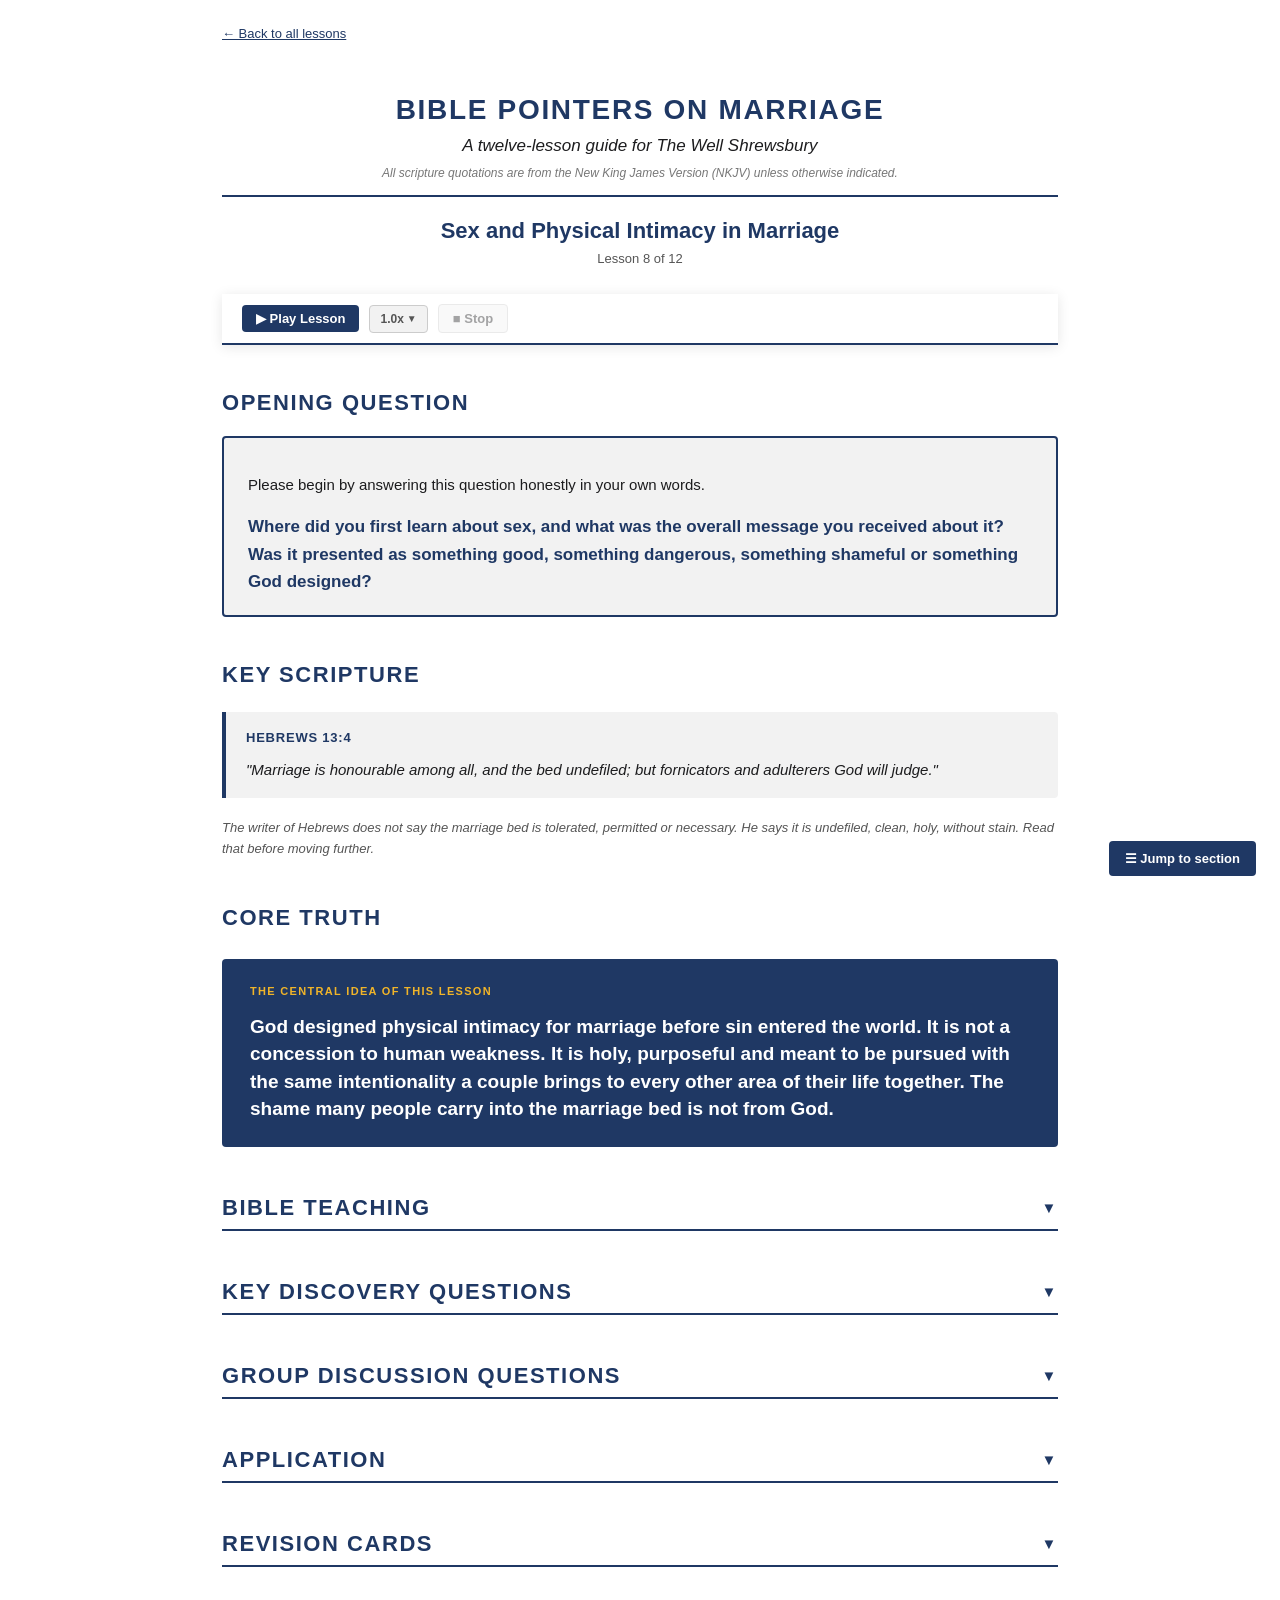
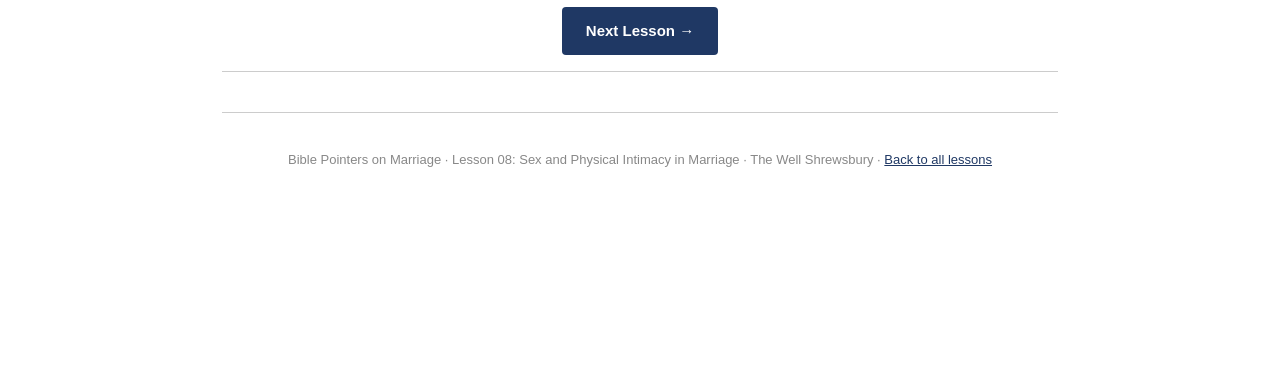
<file: bpm-l08-intimacy.html>
<!DOCTYPE html>
<html lang="en">
<head>
<meta charset="UTF-8">
<meta name="viewport" content="width=device-width, initial-scale=1.0">
<title>Lesson 08: Sex and Physical Intimacy – Bible Pointers on Marriage</title>
<link rel="icon" href="favicon.svg" type="image/svg+xml">
<link rel="stylesheet" href="bpm-site.css">
<style>
  *, *::before, *::after { box-sizing: border-box; }
  body { margin: 0; padding: 0 16px; font-family: Arial, Helvetica, sans-serif; font-size: 15px; line-height: 1.6; font-weight: 400; color: #1c1c1e; background: #ffffff; }
  @media (min-width: 640px) { body { padding: 0 32px; } }
  @media (min-width: 900px) { body { max-width: 900px; margin: 0 auto; } }
  .title-block { text-align: center; padding: 40px 0 0; }
  .series-name { font-size: 28px; font-weight: 700; letter-spacing: 0.06em; color: #1F3864; text-transform: uppercase; margin: 0 0 6px; line-height: 1.2; }
  .series-part { font-size: 17px; font-style: italic; color: #1c1c1e; margin: 0 0 4px; }
  .scripture-note-global { font-size: 12px; color: #777; margin: 0 0 10px; font-style: italic; }
  .title-rule { border: none; border-top: 2px solid #1F3864; margin: 12px auto 20px; width: 100%; }
  h1 { font-size: 22px; font-weight: 700; color: #1F3864; margin: 0 0 4px; line-height: 1.3; }
  .lesson-meta { font-size: 13px; color: #555; margin: 0 0 24px; }
  h2 { font-size: 22px; font-weight: 700; color: #1F3864; text-transform: uppercase; letter-spacing: 0.07em; margin-top: 40px; margin-bottom: 12px; }
  h3 { font-size: 18px; font-weight: 700; color: #1F3864; margin-top: 28px; margin-bottom: 8px; border-bottom: 1px solid #cccccc; padding-bottom: 4px; }
  p { margin-bottom: 16px; }
  a { color: #1F3864; text-decoration: underline; }
  a:hover, a:focus { color: #2c54a0; outline: 2px solid #2c54a0; outline-offset: 2px; }
  .opening-box { border: 2px solid #1F3864; border-radius: 4px; padding: 20px 24px; background: #f2f2f2; margin: 16px 0 24px; text-align: left; }
  .opening-box p:last-child { margin-bottom: 0; }
  .question-text { font-size: 17px; font-weight: 700; color: #1F3864; margin: 12px 0 0; }
  .core-truth-box { background: #1F3864; border-radius: 4px; padding: 24px 28px; margin: 24px 0; text-align: left; }
  .core-truth-label { font-size: 11px; font-weight: 700; letter-spacing: 0.12em; text-transform: uppercase; color: #f0b429; margin: 0 0 12px; }
  .core-truth-statement { font-size: 19px; font-weight: 700; color: #ffffff; line-height: 1.45; margin: 0; }
  .scripture-block { border-left: 4px solid #1F3864; background: #f2f2f2; padding: 16px 20px; margin: 20px 0; border-radius: 0 4px 4px 0; }
  .scripture-ref { font-size: 13px; font-weight: 700; letter-spacing: 0.06em; color: #1F3864; text-transform: uppercase; margin: 0 0 8px; }
  .scripture-text { font-size: 15px; line-height: 1.7; color: #1c1c1e; margin: 0; font-style: italic; }
  .callout { padding: 14px 18px; margin: 20px 0; border-radius: 0 4px 4px 0; }
  .callout-label { font-size: 11px; font-weight: 700; letter-spacing: 0.1em; text-transform: uppercase; margin: 0 0 8px; }
  .callout p:last-child { margin-bottom: 0; }
  .callout.note    { border-left: 4px solid #d97706; background: #fffbf0; }
  .callout.note    .callout-label { color: #d97706; }
  .callout.depth   { border-left: 4px solid #1F3864; background: #eef2f8; }
  .callout.depth   .callout-label { color: #1F3864; }
  .callout.tip     { border-left: 4px solid #276221; background: #f0f7f0; }
  .callout.tip     .callout-label { color: #276221; }
  .callout.caution { border-left: 4px solid #8b0000; background: #fce8e8; }
  .callout.caution .callout-label { color: #8b0000; }
  .table-wrap { overflow-x: auto; margin: 16px 0 24px; }
  table { width: 100%; border-collapse: collapse; font-size: 14px; }
  thead tr { background: #1F3864; color: #ffffff; }
  thead th { padding: 10px 14px; font-size: 14px; font-weight: 700; letter-spacing: 0.04em; border: 1px solid #cccccc; text-align: left; }
  tbody td { padding: 10px 14px; border: 1px solid #cccccc; vertical-align: top; }
  tbody tr:nth-child(odd)  { background: #ffffff; }
  tbody tr:nth-child(even) { background: #f2f2f2; }
  td.label-cell { background: #f2f2f2; font-weight: 700; width: 18%; vertical-align: top; }
  .fillable { min-height: 60px; outline: none; background: #fffbf0; border-radius: 2px; padding: 4px 6px; font-family: Arial, Helvetica, sans-serif; font-size: 14px; line-height: 1.5; color: #1c1c1e; display: block; width: 100%; box-sizing: border-box; transition: background 0.15s; }
  .fillable:focus { background: #fff8e1; outline: 2px solid #d97706; outline-offset: 0; }
  .fillable:empty::before { content: attr(data-placeholder); color: #aaa; pointer-events: none; }
  .answers-toolbar { display: flex; gap: 10px; flex-wrap: wrap; align-items: center; margin: 12px 0 4px; }
  .answers-toolbar button { background: #1F3864; color: #ffffff; border: none; border-radius: 4px; padding: 7px 14px; font-size: 13px; font-weight: 700; font-family: Arial, Helvetica, sans-serif; cursor: pointer; }
  .answers-toolbar button:hover { background: #2c54a0; }
  .answers-toolbar button:focus { outline: 2px solid #2c54a0; outline-offset: 2px; }
  .answers-toolbar button.clear-btn { background: #ffffff; color: #8b0000; border: 1px solid #8b0000; }
  .answers-toolbar button.clear-btn:hover { background: #fce8e8; }
  .answers-note { font-size: 12px; color: #777; margin: 0 0 16px; }
  .section-toggle { display: flex; align-items: center; justify-content: space-between; width: 100%; background: none; border: none; border-bottom: 2px solid #1F3864; padding: 8px 0; cursor: pointer; font-family: Arial, Helvetica, sans-serif; font-size: 22px; font-weight: 700; color: #1F3864; text-transform: uppercase; letter-spacing: 0.07em; margin-top: 40px; text-align: left; }
  .section-toggle:hover { color: #2c54a0; border-bottom-color: #2c54a0; }
  .section-toggle:focus { outline: 2px solid #2c54a0; outline-offset: 2px; }
  .section-chevron { font-size: 15px; transition: transform 0.25s ease; flex-shrink: 0; margin-left: 12px; font-weight: 400; }
  .section-toggle[aria-expanded="true"] .section-chevron { transform: rotate(180deg); }
  .section-body { display: none; }
  .section-body.open { display: block; }
  .flashcard-grid { display: grid; grid-template-columns: repeat(auto-fill, minmax(260px, 1fr)); gap: 16px; margin: 16px 0 24px; }
  .flashcard { height: 180px; perspective: 1000px; cursor: pointer; }
  .flashcard-inner { position: relative; width: 100%; height: 100%; transform-style: preserve-3d; transition: transform 0.45s ease; border-radius: 6px; }
  .flashcard.flipped .flashcard-inner { transform: rotateY(180deg); }
  .flashcard-front, .flashcard-back { position: absolute; width: 100%; height: 100%; backface-visibility: hidden; -webkit-backface-visibility: hidden; border-radius: 6px; padding: 18px; display: flex; flex-direction: column; justify-content: center; }
  .flashcard-front { background: #ffffff; border: 2px solid #1F3864; }
  .flashcard-back  { background: #1F3864; transform: rotateY(180deg); }
  .fc-prompt { font-size: 14px; font-weight: 700; color: #1F3864; margin: 0 0 8px; line-height: 1.4; }
  .fc-ref { font-size: 12px; color: #60a5fa; font-weight: 700; margin: 0; letter-spacing: 0.05em; }
  .fc-verse { font-size: 13px; color: #e8e4dc; font-style: italic; margin: 0 0 8px; line-height: 1.5; }
  .fc-ref-back { font-size: 12px; color: #f0b429; font-weight: 700; margin: 0; letter-spacing: 0.04em; }
  .fc-def { font-size: 13px; color: #e8e4dc; margin: 0; line-height: 1.5; }
  .flashcard-hint { font-size: 12px; color: #888; text-align: center; margin-bottom: 8px; }
  .back-link { font-size: 13px; margin-bottom: 8px; display: block; padding-top: 24px; }
  .page-footer { font-size: 13px; color: #888; text-align: center; border-top: 1px solid #cccccc; padding: 24px 0 40px; margin-top: 16px; }
  .toc-container { position: fixed; bottom: 24px; right: 24px; z-index: 1000; }
  .toc-btn { background: #1F3864; color: #ffffff; border: none; border-radius: 4px; padding: 10px 16px; font-size: 13px; font-weight: 700; font-family: Arial, Helvetica, sans-serif; cursor: pointer; display: block; width: 100%; text-align: left; }
  .toc-btn:hover { background: #2c54a0; }
  .toc-btn:focus { outline: 2px solid #2c54a0; outline-offset: 2px; }
  .toc-menu { display: none; background: #1F3864; border-radius: 4px 4px 0 0; padding: 8px 0; margin-bottom: 4px; max-height: 60vh; overflow-y: auto; min-width: 220px; }
  .toc-menu.open { display: block; }
  .toc-menu a { display: block; padding: 8px 16px; color: #ffffff; text-decoration: none; font-size: 13px; }
  .toc-menu a:hover { background: #2c54a0; }
  .toc-menu a:focus { outline: 2px solid #2c54a0; outline-offset: 2px; }
  @media print { .toc-container { display: none; } .section-body { display: block !important; } body { color: #1c1c1e; -webkit-print-color-adjust: exact; print-color-adjust: exact; } a { color: #1c1c1e; } .flashcard-back { background: #f2f2f2; } .fc-verse, .fc-def { color: #1c1c1e; } }
</style>
</head>
<body data-bpm-page="lesson">

<a class="back-link" href="index.html">&#8592; Back to all lessons</a>
<div class="title-block">
  <p class="series-name">Bible Pointers on Marriage</p>
  <p class="series-part">A twelve-lesson guide for The Well Shrewsbury</p>
  <p class="scripture-note-global">All scripture quotations are from the New King James Version (NKJV) unless otherwise indicated.</p>
</div>
<hr class="title-rule">
<div class="title-block" style="padding-top:0;">
  <h1>Sex and Physical Intimacy in Marriage</h1>
  <p class="lesson-meta">Lesson 8 of 12</p>
</div>

<div class="bpm-audio-panel" role="region" aria-label="Audio controls">
  <div class="bpm-audio-inner">
    <button class="bpm-audio-btn bpm-btn-play-main" id="bpm-btn-play-main" type="button" aria-label="Play lesson">&#9654; Play Lesson</button>
    <div class="bpm-speed-dropdown">
      <button class="bpm-speed-toggle" type="button" id="bpm-speed-toggle" aria-expanded="false" aria-haspopup="listbox" aria-controls="bpm-speed-menu" aria-label="Playback speed"><span class="bpm-speed-value">1.0x</span><span class="bpm-speed-chevron" aria-hidden="true">&#9660;</span></button>
      <ul class="bpm-speed-menu" id="bpm-speed-menu" role="listbox" hidden>
        <li role="presentation"><button type="button" class="bpm-speed-option active" role="option" data-rate="1" aria-selected="true">1.0x</button></li>
        <li role="presentation"><button type="button" class="bpm-speed-option" role="option" data-rate="1.25" aria-selected="false">1.25x</button></li>
        <li role="presentation"><button type="button" class="bpm-speed-option" role="option" data-rate="1.5" aria-selected="false">1.5x</button></li>
        <li role="presentation"><button type="button" class="bpm-speed-option" role="option" data-rate="1.75" aria-selected="false">1.75x</button></li>
        <li role="presentation"><button type="button" class="bpm-speed-option" role="option" data-rate="2" aria-selected="false">2.0x</button></li>
      </ul>
    </div>
    <button class="bpm-audio-btn bpm-btn-stop" id="bpm-btn-stop" type="button" aria-label="Stop playback" disabled>&#9632; Stop</button>
    <span class="bpm-audio-progress" id="bpm-audio-progress" aria-live="polite"></span>
  </div>
</div>
<section id="opening-question">
  <h2>Opening Question</h2>
  <div class="opening-box">
    <p>Please begin by answering this question honestly in your own words.</p>
    <p class="question-text">Where did you first learn about sex, and what was the overall message you received about it? Was it presented as something good, something dangerous, something shameful or something God designed?</p>
  </div>
</section>

<section id="key-scripture">
  <h2>Key Scripture</h2>
  <div class="scripture-block">
    <p class="scripture-ref">Hebrews 13:4</p>
    <p class="scripture-text">"Marriage is honourable among all, and the bed undefiled; but fornicators and adulterers God will judge."</p>
  </div>
  <p style="font-size:13px;color:#555;font-style:italic;">The writer of Hebrews does not say the marriage bed is tolerated, permitted or necessary. He says it is undefiled, clean, holy, without stain. Read that before moving further.</p>
</section>

<section id="core-truth">
  <h2>Core Truth</h2>
  <div class="core-truth-box">
    <p class="core-truth-label">The central idea of this lesson</p>
    <p class="core-truth-statement">God designed physical intimacy for marriage before sin entered the world. It is not a concession to human weakness. It is holy, purposeful and meant to be pursued with the same intentionality a couple brings to every other area of their life together. The shame many people carry into the marriage bed is not from God.</p>
  </div>
</section>

<section id="bible-teaching">
  <button class="section-toggle" aria-expanded="false" aria-controls="bible-teaching-body" id="bible-teaching-btn">
    Bible Teaching <span class="section-chevron" aria-hidden="true">&#9660;</span>
  </button>
  <div class="section-body" id="bible-teaching-body">

  <h3>God created it in Eden, before sin</h3>
  <p>The opening chapters of Genesis describe the physical union of husband and wife in a world that had not yet been touched by sin. There was no shame, no guilt, no distortion. The text simply states: "they were both naked, the man and his wife, and were not ashamed" (Genesis 2:25). Physical intimacy was placed in the garden as a holy thing, designed by God for two sinless people, with no anxiety, no inhibition and no shame attached to it.</p>
  <p>Sin broke that. The first consequence of the fall was not hardship or conflict or death, it was shame about nakedness. The man and woman who had been fully open with each other reached for fig leaves. They hid. The same openness that had characterised their relationship with God was broken in their relationship with each other.</p>
  <p>This matters because the shame and inhibition that many people carry into marriage, even godly, believing people, is not God's design. It is a consequence of the fall. And it is something Christ's redemption addresses directly. The same work that reconciled us to God restores the possibility of openness and freedom between husband and wife. The source material for this lesson makes this point explicitly: the physical relationship has been redeemed and restored in Christ. There ought to be no shame and no inhibition in the marriage bed that God does not call undefiled.</p>

  <div class="callout note">
    <p class="callout-label">Note</p>
    <p>The church has not always taught this well. In the early Reformation period, some leading theologians taught total sexual abstinence even within marriage, believing the physical relationship was spiritually defiling. The corn flake brand Kellogg's was developed in the early 1900s specifically to reduce sexual desire, its founder believed abstinence from sex was the key to long life and spiritual purity. These are not fringe positions; they shaped the attitudes of entire generations. The result is that many people, including sincere Christians, absorbed the message that sex is something to be ashamed of, minimised or merely tolerated. That message is not from Scripture. Hebrews 13:4 is direct: the marriage bed is undefiled.</p>
  </div>

  <h3>Transformational, not transactional</h3>
  <p>First Corinthians 7:3-5 contains one of the most practical and counter-cultural passages in the New Testament on physical intimacy:</p>

  <div class="scripture-block">
    <p class="scripture-ref">1 Corinthians 7:3&ndash;5</p>
    <p class="scripture-text">"Let the husband render to his wife the affection due her, and likewise also the wife to her husband. The wife does not have authority over her own body, but the husband does. And likewise the husband does not have authority over his own body, but the wife does. Do not deprive one another except with consent for a time, that you may give yourselves to fasting and prayer; and come together again so that Satan does not tempt you because of your lack of self-control."</p>
  </div>

  <p>Two things stand out here. First, Paul establishes mutual obligation and mutual rights in the physical relationship, the husband's body belongs to his wife and the wife's body belongs to her husband. This is remarkable in its context. In the ancient world, women had no rights in this area. Paul says they do. Second, Paul treats physical intimacy as something to be given, not withheld. The instruction is not to tolerate the physical relationship but to render it, actively, willingly, as an act of service toward the other person.</p>
  <p>This is the distinction the source material calls transformational rather than transactional. A transactional view of physical intimacy treats it as something owed, checked off, endured or used as currency. A transformational view treats it as the most complete expression of the one-flesh covenant available to a married couple, a place of knowing and being known, of giving yourself entirely to another person, of vulnerability and trust. That picture is not the same as a performance review or a box to check. It is the same picture Paul draws in Ephesians 5:31-32: a mystery pointing to Christ and the church.</p>

  <div class="callout depth">
    <p class="callout-label">Going Deeper</p>
    <p>The Song of Solomon is an eight-chapter love poem in the canon of Scripture, celebrating physical attraction, delight and intimacy between a husband and wife without embarrassment or qualification. It has no allegorical message that replaces its plain meaning, it means what it says. The Hebrew is explicit. The delight is mutual. The invitation is unashamed. If the church's attitude toward physical intimacy does not have room for the Song of Solomon, the church's attitude needs correcting. God placed this book in Scripture. That tells us something important about how He views the physical dimension of marriage: not as something to be minimised but as something to be celebrated within the covenant He designed it for.</p>
  </div>

  <h3>Practical honesty: seasons, conversations and hard questions</h3>
  <p>Physical intimacy changes across the seasons of marriage. What it looks like with two young people and no children is different from what it looks like with small children and chronic exhaustion. What it looks like early in a marriage is different from what it looks like two decades in. Most couples are never given permission to acknowledge this honestly or to navigate it with intention. The result is that seasons of difficulty in this area accumulate into distance that could have been addressed much more simply if it had been named.</p>

  <p><strong>Conversations about intimacy need to happen outside the bedroom.</strong> Bringing criticism, requests or feedback into the middle of a moment of intimacy is destructive, it turns a place of connection into a place of assessment. The source material is clear that these conversations need to happen at a non-heightened time, with curiosity rather than criticism, and using "we" language rather than "you" language. Not "you never" or "you don't" but "what would it look like if we tried."</p>

  <p><strong>Seasons of low drive or exhaustion are real and temporary.</strong> The arrival of children, seasons of intense work or ministry, physical illness, grief, all of these affect physical intimacy. The couple who survives those seasons with their closeness intact are the ones who named the season, stayed curious about each other rather than withdrawing, and made deliberate choices to prioritise reconnection even when it was inconvenient. Neglecting physical intimacy during a hard season is not a neutral act. It creates distance that compounds over time and is significantly harder to address later than it would have been immediately.</p>

  <p><strong>Masturbation has no place within the one-flesh covenant.</strong> This is a question many people carry privately and rarely hear addressed directly in a church context. The source material treats it plainly: masturbation separates a person from their spouse and contradicts the participation principle that physical intimacy requires. It is a self-directed act that withdraws attention, energy and connection from the shared life of the marriage. Within marriage, the answer to unmet physical need is not a private solution, it is the invitation to your spouse to engage with you, which is precisely what 1 Corinthians 7:5 describes. If a significant difference in drive or desire is creating a genuine problem in a marriage, the answer is an honest conversation, pastoral support and seeking to understand each other; not a parallel private practice that quietly deepens the disconnection.</p>

  <div class="callout caution">
    <p class="callout-label">Caution</p>
    <p>A significant number of people carry sexual wounds into marriage, from abuse, from past relationships, from pornography, from experiences they have never named to anyone. These are real, they affect physical intimacy in marriage, and they deserve pastoral support rather than silence or shame. If you are carrying something like this, it does not disqualify you from a healthy and whole marriage. But it will not resolve itself by being ignored. The same Christ who declared the marriage bed undefiled is the one who heals the wounds that make it feel defiled. Bringing these things honestly to God, and when appropriate to a trusted pastor or counsellor, is an act of courage that your marriage will benefit from. You do not have to manage this alone.</p>
  </div>

  <div class="callout tip">
    <p class="callout-label">Practical Tip</p>
    <p>Deliberately protect the physical dimension of your marriage. One of the most practical things a couple can do, especially in seasons with young children or heavy demands, is to plan ahead rather than waiting for the right conditions to appear spontaneously. The right conditions rarely appear spontaneously in a busy season. Getting away together for even 24 hours at regular intervals, specifically for the purpose of reconnection, is not extravagant, it is maintenance. A marriage that prioritises this kind of deliberate investment is not one where intimacy is under pressure; it is one where intimacy is being stewarded.</p>
  </div>

  </div>
</section>

<section id="discovery-questions">
  <button class="section-toggle" aria-expanded="false" aria-controls="discovery-questions-body" id="discovery-questions-btn">
    Key Discovery Questions <span class="section-chevron" aria-hidden="true">&#9660;</span>
  </button>
  <div class="section-body" id="discovery-questions-body">
  <p>Work through these on your own before your group meets. Your answers are saved automatically in your browser.</p>
  <div class="answers-toolbar">
    <button id="download-btn">&#8595; Download my answers</button>
    <button class="clear-btn" id="clear-btn">Clear all answers</button>
  </div>
  <p class="answers-note">Answers save to your browser on this device. If viewing inside Google Sites, open the file directly for reliable saving.</p>
  <div class="table-wrap">
    <table>
      <thead><tr><th style="width:38%;">Question</th><th style="width:31%;">My Answer</th><th style="width:31%;">Group Discussion Notes</th></tr></thead>
      <tbody>
        <tr>
          <td>Read Hebrews 13:4. The writer says the marriage bed is undefiled; not merely permitted but clean and holy. Does that word "undefiled" match the picture of physical intimacy you grew up with? What shaped your view of it most?</td>
          <td><div class="fillable" contenteditable="true" data-key="bpm-l08-q1-answer" data-placeholder="Type your answer here&hellip;"></div></td>
          <td><div class="fillable" contenteditable="true" data-key="bpm-l08-q1-notes" data-placeholder="Group notes&hellip;"></div></td>
        </tr>
        <tr>
          <td>Read Genesis 2:25. The man and woman were naked and unashamed before sin entered. The lesson says that shame about physical intimacy in marriage is a consequence of the fall, not God's design. What does that mean for how a couple should approach this area of their life together?</td>
          <td><div class="fillable" contenteditable="true" data-key="bpm-l08-q2-answer" data-placeholder="Type your answer here&hellip;"></div></td>
          <td><div class="fillable" contenteditable="true" data-key="bpm-l08-q2-notes" data-placeholder="Group notes&hellip;"></div></td>
        </tr>
        <tr>
          <td>Read 1 Corinthians 7:3-5. Paul says both husband and wife have authority over the other's body, and instructs them not to deprive each other. The lesson describes this as physical intimacy being given rather than withheld. What does a giving posture toward your spouse look like in practice in this area?</td>
          <td><div class="fillable" contenteditable="true" data-key="bpm-l08-q3-answer" data-placeholder="Type your answer here&hellip;"></div></td>
          <td><div class="fillable" contenteditable="true" data-key="bpm-l08-q3-notes" data-placeholder="Group notes&hellip;"></div></td>
        </tr>
        <tr>
          <td>The lesson distinguishes between a transactional and a transformational view of physical intimacy. In honest terms, which of those two pictures is closer to how physical intimacy has functioned in your marriage or how you expect it to function? What would need to change to move further toward the transformational picture?</td>
          <td><div class="fillable" contenteditable="true" data-key="bpm-l08-q4-answer" data-placeholder="Type your answer here&hellip;"></div></td>
          <td><div class="fillable" contenteditable="true" data-key="bpm-l08-q4-notes" data-placeholder="Group notes&hellip;"></div></td>
        </tr>
        <tr>
          <td>The lesson says conversations about physical intimacy need to happen outside the bedroom, at a non-heightened time, with curiosity rather than criticism. Whether you are single or married, what makes that kind of honest conversation about intimacy difficult? What would make it more possible?</td>
          <td><div class="fillable" contenteditable="true" data-key="bpm-l08-q5-answer" data-placeholder="Type your answer here&hellip;"></div></td>
          <td><div class="fillable" contenteditable="true" data-key="bpm-l08-q5-notes" data-placeholder="Group notes&hellip;"></div></td>
        </tr>
      </tbody>
    </table>
  </div>
  </div>
</section>

<section id="group-discussion">
  <button class="section-toggle" aria-expanded="false" aria-controls="group-discussion-body" id="group-discussion-btn">
    Group Discussion Questions <span class="section-chevron" aria-hidden="true">&#9660;</span>
  </button>
  <div class="section-body" id="group-discussion-body">
  <p>Open questions for any level of experience. No right or wrong answers. The facilitator should set a tone of honest, non-embarrassed engagement, this is a topic Scripture treats with dignity and directness.</p>
  <ol>
    <li style="margin-bottom:16px;">The Note box describes how some of the church's most influential voices historically taught that sex was spiritually defiling even within marriage. How much do you think that legacy still shapes how Christians think and feel about physical intimacy today, even subconsciously?</li>
    <li style="margin-bottom:16px;">The lesson says physical intimacy in marriage is transformational not transactional, it is about knowing and being known at the deepest level of vulnerability. What makes that level of openness difficult? What enables it?</li>
    <li style="margin-bottom:16px;">The Depth box points to the Song of Solomon as unashamed, explicit celebration of physical delight within marriage. How does the existence of that book in Scripture change how you think about what God intends for this area of married life?</li>
    <li style="margin-bottom:16px;">The lesson says neglecting physical intimacy during a hard season is not neutral, it creates distance that compounds. Without getting personal, what are the most common pressures that push this area to the bottom of the list in marriage? What has helped couples you know to protect it?</li>
    <li style="margin-bottom:16px;">For those who are single: this lesson is relevant to your preparation for marriage, not just to people already in one. What picture of physical intimacy in marriage do you want to carry into it, and what would it take to build that picture now, before you get there?</li>
  </ol>
  </div>
</section>

<section id="application">
  <button class="section-toggle" aria-expanded="false" aria-controls="application-body" id="application-btn">
    Application <span class="section-chevron" aria-hidden="true">&#9660;</span>
  </button>
  <div class="section-body" id="application-body">
  <p>Physical intimacy in marriage is an area that rewards intentionality and suffers under neglect. These applications are specific to where you are.</p>
  <div class="table-wrap">
    <table>
      <thead><tr><th style="width:18%;">Context</th><th>How I Apply This</th></tr></thead>
      <tbody>
        <tr>
          <td class="label-cell">If you are married</td>
          <td>This week, have one honest conversation with your spouse about physical intimacy; not in the bedroom and not in the middle of a difficult moment. Choose a relaxed, unhurried time. Come to it with curiosity rather than assessment. Ask one simple question: how are we doing in this area, and is there anything I could do differently that would serve you better? Then listen without defending. That single conversation, repeated regularly across the seasons of a marriage, does more for this area than almost anything else.</td>
        </tr>
        <tr>
          <td class="label-cell">If you carry a wound</td>
          <td>If past sexual experience, whether your own choices or things done to you, has left you carrying shame, confusion or pain that affects this area of your life, this week take one step toward addressing it. That might mean bringing it honestly to God in prayer for the first time. It might mean speaking to your pastor or a trusted mature Christian. It might mean seeking professional pastoral support. You do not have to manage this alone, and you do not have to carry it into your marriage as permanent furniture. Christ has made a way. If past sexual experience, whether your own choices or things done to you, has left you carrying shame or difficulty, speak with a professional counselor or therapist; we can recommend resources and referrals.</td>
        </tr>
        <tr>
          <td class="label-cell">If you are single</td>
          <td>Read 1 Corinthians 7:3-5 and Song of Solomon 1-2 this week; not as preparation for a distant future, but as a correction to whatever picture of physical intimacy you have absorbed from the world around you. The picture Scripture presents is one of mutual giving, mutual delight and mutual dignity within the covenant. Carry that picture into your preparation for marriage. The purity you maintain now is not just a rule to follow; it is a gift you are protecting for the person you will one day know in this way.</td>
        </tr>
      </tbody>
    </table>
  </div>
  </div>
</section>

<section id="revision-cards">
  <button class="section-toggle" aria-expanded="false" aria-controls="revision-cards-body" id="revision-cards-btn">
    Revision Cards <span class="section-chevron" aria-hidden="true">&#9660;</span>
  </button>
  <div class="section-body" id="revision-cards-body">
  <p class="flashcard-hint">Tap each card to reveal the answer.</p>
  <div class="flashcard-grid">

    <div class="flashcard" role="button" tabindex="0" aria-label="Card 1">
      <div class="flashcard-inner">
        <div class="flashcard-front"><p class="fc-prompt">What does Hebrews 13:4 say about the marriage bed?</p><p class="fc-ref">Hebrews 13:4</p></div>
        <div class="flashcard-back"><p class="fc-verse">"Marriage is honourable among all, and the bed undefiled."</p><p class="fc-ref-back">Hebrews 13:4. Undefiled; not merely tolerated but clean and holy. Physical intimacy within marriage is God's design, not a compromise with weakness.</p></div>
      </div>
    </div>

    <div class="flashcard" role="button" tabindex="0" aria-label="Card 2">
      <div class="flashcard-inner">
        <div class="flashcard-front"><p class="fc-prompt">When did God create physical intimacy, and what does that tell us?</p><p class="fc-ref">Genesis 2:25</p></div>
        <div class="flashcard-back"><p class="fc-def">Before sin, in a perfect, sinless world. The text says they were naked and unashamed. Shame about physical intimacy in marriage is a consequence of the fall, not God's design. Christ's redemption addresses this.</p></div>
      </div>
    </div>

    <div class="flashcard" role="button" tabindex="0" aria-label="Card 3">
      <div class="flashcard-inner">
        <div class="flashcard-front"><p class="fc-prompt">What mutual obligation does 1 Corinthians 7:3-5 establish?</p><p class="fc-ref">1 Corinthians 7:3&ndash;5</p></div>
        <div class="flashcard-back"><p class="fc-def">Each spouse has authority over the other's body, and Paul instructs them not to deprive each other. Physical intimacy is to be given actively and willingly as an act of service, not withheld as leverage or neglected from passivity.</p></div>
      </div>
    </div>

    <div class="flashcard" role="button" tabindex="0" aria-label="Card 4">
      <div class="flashcard-inner">
        <div class="flashcard-front"><p class="fc-prompt">What is the difference between a transactional and a transformational view of physical intimacy?</p></div>
        <div class="flashcard-back"><p class="fc-def">Transactional: owed, checked off, used as currency or merely endured. Transformational: the most complete expression of the one-flesh covenant, knowing and being known, giving yourself entirely to your spouse, reflecting the mystery of Christ and the church.</p></div>
      </div>
    </div>

    <div class="flashcard" role="button" tabindex="0" aria-label="Card 5">
      <div class="flashcard-inner">
        <div class="flashcard-front"><p class="fc-prompt">Why does masturbation have no place within a covenant marriage?</p></div>
        <div class="flashcard-back"><p class="fc-def">It contradicts the participation principle. Physical intimacy is a one-flesh reality requiring two people oriented toward each other. Masturbation is self-directed, withdraws attention and energy from the shared life of the marriage, and deepens disconnection rather than addressing it.</p></div>
      </div>
    </div>

    <div class="flashcard" role="button" tabindex="0" aria-label="Card 6">
      <div class="flashcard-inner">
        <div class="flashcard-front"><p class="fc-prompt">When and how should conversations about physical intimacy happen in a marriage?</p></div>
        <div class="flashcard-back"><p class="fc-def">Outside the bedroom, at a non-heightened time, with curiosity not criticism, using "we" not "you" language. Bringing assessment into the middle of intimacy itself is destructive. Unhurried, curious conversation outside it is what builds understanding over time.</p></div>
      </div>
    </div>

  </div>
  </div>
</section>

</div>

<div style="margin-top: 40px; margin-bottom: 20px; text-align: center;">
<a href="bpm-l09-priorities.html" style="display: inline-block; padding: 12px 24px; background-color: #1F3864; color: white; text-decoration: none; border-radius: 4px; font-weight: bold;">Next Lesson →</a>
<div class="page-footer">
<div class="page-footer">
  <p>Bible Pointers on Marriage &middot; Lesson 08: Sex and Physical Intimacy in Marriage &middot; The Well Shrewsbury &middot; <a href="index.html">Back to all lessons</a></p>
</div>

<nav class="toc-container" role="navigation" aria-label="Jump to section">
  <div class="toc-menu" id="toc-menu">
    <a href="#opening-question">Opening Question</a>
    <a href="#key-scripture">Key Scripture</a>
    <a href="#core-truth">Core Truth</a>
    <a href="#bible-teaching">Bible Teaching</a>
    <a href="#discovery-questions">Key Discovery Questions</a>
    <a href="#group-discussion">Group Discussion</a>
    <a href="#application">Application</a>
    <a href="#revision-cards">Revision Cards</a>
  </div>
  <button class="toc-btn" id="toc-btn" aria-expanded="false" aria-controls="toc-menu">&#9776; Jump to section</button>
</nav>

<script src="bpm-site.js"></script>
<script src="bpm-lesson-page.js"></script>
</body>
</html>
</file>
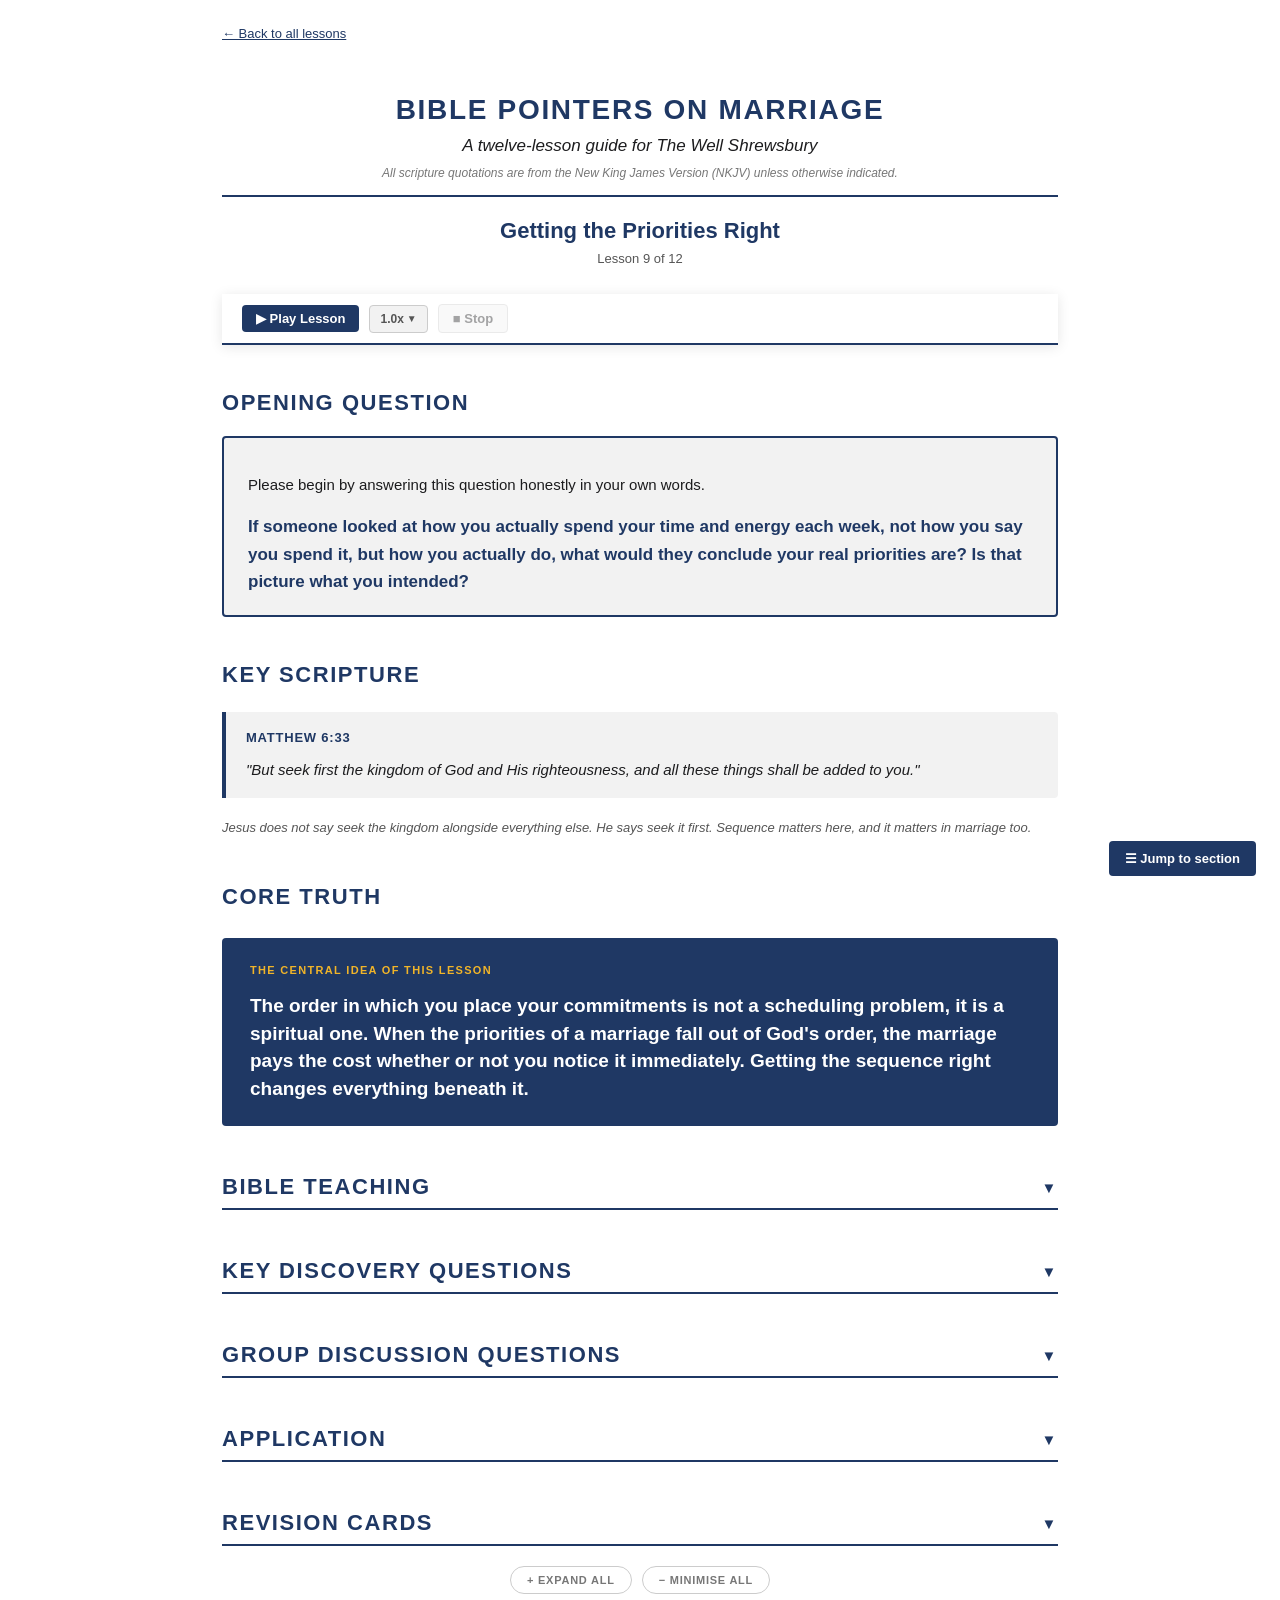
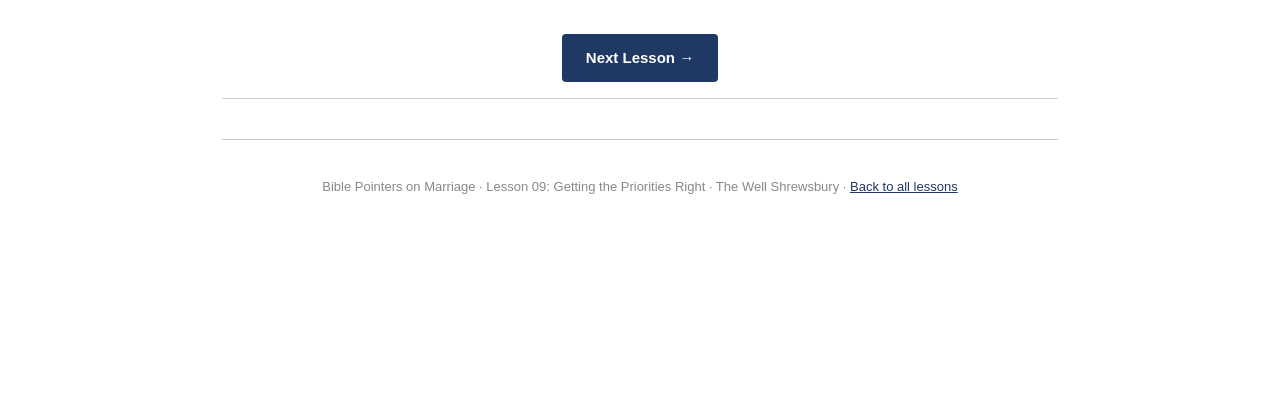
<file: bpm-l09-priorities.html>
<!DOCTYPE html>
<html lang="en">
<head>
<meta charset="UTF-8">
<meta name="viewport" content="width=device-width, initial-scale=1.0">
<title>Lesson 09: Getting the Priorities Right – Bible Pointers on Marriage</title>
<link rel="icon" href="favicon.svg" type="image/svg+xml">
<link rel="stylesheet" href="bpm-site.css">
<style>
  *, *::before, *::after { box-sizing: border-box; }
  body { margin: 0; padding: 0 16px; font-family: Arial, Helvetica, sans-serif; font-size: 15px; line-height: 1.6; font-weight: 400; color: #1c1c1e; background: #ffffff; }
  @media (min-width: 640px) { body { padding: 0 32px; } }
  @media (min-width: 900px) { body { max-width: 900px; margin: 0 auto; } }
  .title-block { text-align: center; padding: 40px 0 0; }
  .series-name { font-size: 28px; font-weight: 700; letter-spacing: 0.06em; color: #1F3864; text-transform: uppercase; margin: 0 0 6px; line-height: 1.2; }
  .series-part { font-size: 17px; font-style: italic; color: #1c1c1e; margin: 0 0 4px; }
  .scripture-note-global { font-size: 12px; color: #777; margin: 0 0 10px; font-style: italic; }
  .title-rule { border: none; border-top: 2px solid #1F3864; margin: 12px auto 20px; width: 100%; }
  h1 { font-size: 22px; font-weight: 700; color: #1F3864; margin: 0 0 4px; line-height: 1.3; }
  .lesson-meta { font-size: 13px; color: #555; margin: 0 0 24px; }
  h2 { font-size: 22px; font-weight: 700; color: #1F3864; text-transform: uppercase; letter-spacing: 0.07em; margin-top: 40px; margin-bottom: 12px; }
  h3 { font-size: 18px; font-weight: 700; color: #1F3864; margin-top: 28px; margin-bottom: 8px; border-bottom: 1px solid #cccccc; padding-bottom: 4px; }
  p { margin-bottom: 16px; }
  a { color: #1F3864; text-decoration: underline; }
  a:hover, a:focus { color: #2c54a0; outline: 2px solid #2c54a0; outline-offset: 2px; }
  .opening-box { border: 2px solid #1F3864; border-radius: 4px; padding: 20px 24px; background: #f2f2f2; margin: 16px 0 24px; text-align: left; }
  .opening-box p:last-child { margin-bottom: 0; }
  .question-text { font-size: 17px; font-weight: 700; color: #1F3864; margin: 12px 0 0; }
  .core-truth-box { background: #1F3864; border-radius: 4px; padding: 24px 28px; margin: 24px 0; text-align: left; }
  .core-truth-label { font-size: 11px; font-weight: 700; letter-spacing: 0.12em; text-transform: uppercase; color: #f0b429; margin: 0 0 12px; }
  .core-truth-statement { font-size: 19px; font-weight: 700; color: #ffffff; line-height: 1.45; margin: 0; }
  .scripture-block { border-left: 4px solid #1F3864; background: #f2f2f2; padding: 16px 20px; margin: 20px 0; border-radius: 0 4px 4px 0; }
  .scripture-ref { font-size: 13px; font-weight: 700; letter-spacing: 0.06em; color: #1F3864; text-transform: uppercase; margin: 0 0 8px; }
  .scripture-text { font-size: 15px; line-height: 1.7; color: #1c1c1e; margin: 0; font-style: italic; }
  .table-wrap { overflow-x: auto; margin: 16px 0 24px; }
  table { width: 100%; border-collapse: collapse; font-size: 14px; }
  thead tr { background: #1F3864; color: #ffffff; }
  thead th { padding: 10px 14px; font-size: 14px; font-weight: 700; letter-spacing: 0.04em; border: 1px solid #cccccc; text-align: left; }
  tbody td { padding: 10px 14px; border: 1px solid #cccccc; vertical-align: top; }
  tbody tr:nth-child(odd)  { background: #ffffff; }
  tbody tr:nth-child(even) { background: #f2f2f2; }
  td.label-cell { background: #f2f2f2; font-weight: 700; width: 18%; vertical-align: top; }
  .fillable { min-height: 60px; outline: none; background: #fffbf0; border-radius: 2px; padding: 4px 6px; font-family: Arial, Helvetica, sans-serif; font-size: 14px; line-height: 1.5; color: #1c1c1e; display: block; width: 100%; box-sizing: border-box; transition: background 0.15s; }
  .fillable:focus { background: #fff8e1; outline: 2px solid #d97706; outline-offset: 0; }
  .fillable:empty::before { content: attr(data-placeholder); color: #aaa; pointer-events: none; }
  .answers-toolbar { display: flex; gap: 10px; flex-wrap: wrap; align-items: center; margin: 12px 0 4px; }
  .answers-toolbar button { background: #1F3864; color: #ffffff; border: none; border-radius: 4px; padding: 7px 14px; font-size: 13px; font-weight: 700; font-family: Arial, Helvetica, sans-serif; cursor: pointer; }
  .answers-toolbar button:hover { background: #2c54a0; }
  .answers-toolbar button:focus { outline: 2px solid #2c54a0; outline-offset: 2px; }
  .answers-toolbar button.clear-btn { background: #ffffff; color: #8b0000; border: 1px solid #8b0000; }
  .answers-toolbar button.clear-btn:hover { background: #fce8e8; }
  .answers-note { font-size: 12px; color: #777; margin: 0 0 16px; }
  .section-toggle { display: flex; align-items: center; justify-content: space-between; width: 100%; background: none; border: none; border-bottom: 2px solid #1F3864; padding: 8px 0; cursor: pointer; font-family: Arial, Helvetica, sans-serif; font-size: 22px; font-weight: 700; color: #1F3864; text-transform: uppercase; letter-spacing: 0.07em; margin-top: 40px; text-align: left; }
  .section-toggle:hover { color: #2c54a0; border-bottom-color: #2c54a0; }
  .section-toggle:focus { outline: 2px solid #2c54a0; outline-offset: 2px; }
  .section-chevron { font-size: 15px; transition: transform 0.25s ease; flex-shrink: 0; margin-left: 12px; font-weight: 400; }
  .section-toggle[aria-expanded="true"] .section-chevron { transform: rotate(180deg); }
  .section-body { display: none; }
  .section-body.open { display: block; }
  .flashcard-grid { display: grid; grid-template-columns: repeat(auto-fill, minmax(260px, 1fr)); gap: 16px; margin: 16px 0 24px; }
  .flashcard { height: 180px; perspective: 1000px; cursor: pointer; }
  .flashcard-inner { position: relative; width: 100%; height: 100%; transform-style: preserve-3d; transition: transform 0.45s ease; border-radius: 6px; }
  .flashcard.flipped .flashcard-inner { transform: rotateY(180deg); }
  .flashcard-front, .flashcard-back { position: absolute; width: 100%; height: 100%; backface-visibility: hidden; -webkit-backface-visibility: hidden; border-radius: 6px; padding: 18px; display: flex; flex-direction: column; justify-content: center; }
  .flashcard-front { background: #ffffff; border: 2px solid #1F3864; }
  .flashcard-back  { background: #1F3864; transform: rotateY(180deg); }
  .fc-prompt { font-size: 14px; font-weight: 700; color: #1F3864; margin: 0 0 8px; line-height: 1.4; }
  .fc-ref { font-size: 12px; color: #60a5fa; font-weight: 700; margin: 0; letter-spacing: 0.05em; }
  .fc-verse { font-size: 13px; color: #e8e4dc; font-style: italic; margin: 0 0 8px; line-height: 1.5; }
  .fc-ref-back { font-size: 12px; color: #f0b429; font-weight: 700; margin: 0; letter-spacing: 0.04em; }
  .fc-def { font-size: 13px; color: #e8e4dc; margin: 0; line-height: 1.5; }
  .flashcard-hint { font-size: 12px; color: #888; text-align: center; margin-bottom: 8px; }
  .back-link { font-size: 13px; margin-bottom: 8px; display: block; padding-top: 24px; }
  .page-footer { font-size: 13px; color: #888; text-align: center; border-top: 1px solid #cccccc; padding: 24px 0 40px; margin-top: 16px; }
  .toc-container { position: fixed; bottom: 24px; right: 24px; z-index: 1000; }
  .toc-btn { background: #1F3864; color: #ffffff; border: none; border-radius: 4px; padding: 10px 16px; font-size: 13px; font-weight: 700; font-family: Arial, Helvetica, sans-serif; cursor: pointer; display: block; width: 100%; text-align: left; }
  .toc-btn:hover { background: #2c54a0; }
  .toc-btn:focus { outline: 2px solid #2c54a0; outline-offset: 2px; }
  .toc-menu { display: none; background: #1F3864; border-radius: 4px 4px 0 0; padding: 8px 0; margin-bottom: 4px; max-height: 60vh; overflow-y: auto; min-width: 220px; }
  .toc-menu.open { display: block; }
  .toc-menu a { display: block; padding: 8px 16px; color: #ffffff; text-decoration: none; font-size: 13px; }
  .toc-menu a:hover { background: #2c54a0; }
  .toc-menu a:focus { outline: 2px solid #2c54a0; outline-offset: 2px; }
  @media print { .toc-container { display: none; } .section-body { display: block !important; } body { color: #1c1c1e; -webkit-print-color-adjust: exact; print-color-adjust: exact; } a { color: #1c1c1e; } .flashcard-back { background: #f2f2f2; } .fc-verse, .fc-def { color: #1c1c1e; } }
</style>
</head>
<body data-bpm-page="lesson">

<a class="back-link" href="index.html">&#8592; Back to all lessons</a>
<div class="title-block">
  <p class="series-name">Bible Pointers on Marriage</p>
  <p class="series-part">A twelve-lesson guide for The Well Shrewsbury</p>
  <p class="scripture-note-global">All scripture quotations are from the New King James Version (NKJV) unless otherwise indicated.</p>
</div>
<hr class="title-rule">
<div class="title-block" style="padding-top:0;">
  <h1>Getting the Priorities Right</h1>
  <p class="lesson-meta">Lesson 9 of 12</p>
</div>


<div class="bpm-audio-panel" role="region" aria-label="Audio controls">
  <div class="bpm-audio-inner">
    <button class="bpm-audio-btn bpm-btn-play-main" id="bpm-btn-play-main" type="button" aria-label="Play entire lesson">&#9654; Play Lesson</button>
    <div class="bpm-speed-dropdown">
      <button class="bpm-speed-toggle" type="button" id="bpm-speed-toggle" aria-expanded="false" aria-haspopup="listbox" aria-controls="bpm-speed-menu" aria-label="Playback speed"><span class="bpm-speed-value">1.0x</span><span class="bpm-speed-chevron" aria-hidden="true">&#9660;</span></button>
      <ul class="bpm-speed-menu" id="bpm-speed-menu" role="listbox" hidden>
        <li role="presentation"><button type="button" class="bpm-speed-option active" role="option" data-rate="1" aria-selected="true">1.0x</button></li>
        <li role="presentation"><button type="button" class="bpm-speed-option" role="option" data-rate="1.25" aria-selected="false">1.25x</button></li>
        <li role="presentation"><button type="button" class="bpm-speed-option" role="option" data-rate="1.5" aria-selected="false">1.5x</button></li>
        <li role="presentation"><button type="button" class="bpm-speed-option" role="option" data-rate="1.75" aria-selected="false">1.75x</button></li>
        <li role="presentation"><button type="button" class="bpm-speed-option" role="option" data-rate="2" aria-selected="false">2.0x</button></li>
      </ul>
    </div>
    <button class="bpm-audio-btn bpm-btn-stop" id="bpm-btn-stop" type="button" aria-label="Stop playback" disabled>&#9632; Stop</button>
    <span class="bpm-audio-progress" id="bpm-audio-progress" aria-live="polite"></span>
  </div>
</div>

<section id="opening-question">
  <h2>Opening Question</h2>
  <div class="opening-box">
    <p>Please begin by answering this question honestly in your own words.</p>
    <p class="question-text">If someone looked at how you actually spend your time and energy each week, not how you say you spend it, but how you actually do, what would they conclude your real priorities are? Is that picture what you intended?</p>
  </div>
</section>

<section id="key-scripture">
  <h2>Key Scripture</h2>
  <div class="scripture-block">
    <p class="scripture-ref">Matthew 6:33</p>
    <p class="scripture-text">"But seek first the kingdom of God and His righteousness, and all these things shall be added to you."</p>
  </div>
  <p style="font-size:13px;color:#555;font-style:italic;">Jesus does not say seek the kingdom alongside everything else. He says seek it first. Sequence matters here, and it matters in marriage too.</p>
</section>

<section id="core-truth">
  <h2>Core Truth</h2>
  <div class="core-truth-box">
    <p class="core-truth-label">The central idea of this lesson</p>
    <p class="core-truth-statement">The order in which you place your commitments is not a scheduling problem, it is a spiritual one. When the priorities of a marriage fall out of God's order, the marriage pays the cost whether or not you notice it immediately. Getting the sequence right changes everything beneath it.</p>
  </div>
</section>

<section id="bible-teaching">
  <button class="section-toggle" aria-expanded="false" aria-controls="bible-teaching-body" id="bible-teaching-btn">
    Bible Teaching <span class="section-chevron" aria-hidden="true">&#9660;</span>
  </button>
  <div class="section-body" id="bible-teaching-body">

  <h3>Why sequence matters before content</h3>
  <p>Most people know that marriage matters. Most people intend to prioritise it. Very few have ever sat down and deliberately ordered their commitments in a way that reflects that intention, and even fewer have maintained that ordering through the pressures of career, children, ministry and the accumulated weight of ordinary life. The result is that many marriages receive whatever is left after everything else has been served. Which is usually not much.</p>
  <p>The source material for this lesson opens with a direct statement of the order: God first, spouse second, children third, and then ministry and work. That is not a management framework. It is a spiritual principle, rooted in Matthew 6:33 and confirmed across the pattern of Scripture, that getting the sequence right makes everything else downstream function better. Breaking the sequence produces consequences that compound quietly until they become visible crises.</p>

  <div class="callout note">
    <p class="callout-label">Note</p>
    <p>Placing your spouse second, after God and before everything else, is not the same as your spouse ending up second in practice. In a marriage where God genuinely comes first for both partners, the spouse benefits directly from that priority: their husband or wife is drawing from God's strength rather than depleting their own, is oriented toward self-giving love rather than self-protection, and has the spiritual resources to serve their family well. Placing God first is what enables placing your spouse genuinely second rather than nominally second. The two priorities reinforce each other.</p>
  </div>

  <h3>The five priorities in order</h3>
  <p><strong>First: God.</strong> Not as a religious routine or a scheduled activity, but as the actual source from which everything else in the marriage is drawn. A husband or wife who is genuinely rooted in God brings something qualitatively different to their marriage than one who is going through religious motions. The source material says it plainly: you cannot give your spouse what only God can give, and you cannot sustain a covenant marriage on your own resources alone. God has to be the source, not the support act.</p>

  <p><strong>Second: your spouse.</strong> Above your children, above your ministry, above your career and above your own preferences and comfort. This placement surprises people, particularly parents, who feel instinctively that their children should come first. But the source material is clear on the logic: the marriage is the foundation the children stand on. A couple who consistently neglect their marriage for their children's sake are not sacrificing for their children, they are undermining the very structure their children most need. Children thrive most in a home where their parents' marriage is visibly strong. And they will leave. The marriage must outlast them.</p>

  <div class="scripture-block">
    <p class="scripture-ref">Ephesians 5:25</p>
    <p class="scripture-text">"Husbands, love your wives, just as Christ also loved the church and gave Himself for her."</p>
  </div>

  <p>Ephesians 5:25 describes a husband who places his wife above his own comfort, preferences and competing demands. That is not a vague aspiration, it is the daily, practical outworking of placing her second only to God. Every decision made with her flourishing as a primary consideration rather than his own convenience is an act of keeping this priority in place.</p>

  <p><strong>Third: your children.</strong> Their wellbeing, formation and flourishing are a genuine priority, significant enough to be named specifically. But they occupy third place deliberately. The source material is pointed about what happens when children occupy first place: marriages stagnate, couples grow apart, and the children who were placed first inherit a weakened marriage as their model for what relationship looks like. The most lasting thing you can give your children is a strong marriage for them to grow up inside.</p>

  <p><strong>Fourth and fifth: ministry and work.</strong> Both are genuine callings and genuine goods. Neither is wrong. But both have a documented tendency to expand until they crowd out everything above them on the list, and this is especially true of ministry, which carries a spiritual justification that makes the displacement harder to see and easier to rationalise.</p>

  <div class="callout caution">
    <p class="callout-label">Caution</p>
    <p>There is a specific temptation in Christian life to place ministry above marriage, and it is more dangerous than placing work above marriage because it comes dressed as faithfulness. The source material is blunt on this: a minister who neglects their family is not demonstrating greater dedication to God. They are demonstrating misplaced priorities that will, in time, cost both their family and their ministry. First Timothy 3:4-5 makes the connection explicit, a person who does not manage their own household well has no business leading the household of God. Ministry built on a neglected marriage is built on sand. No calling justifies the slow sacrifice of a spouse.</p>
  </div>

  <h3>What keeping priorities right actually requires</h3>
  <p>The priorities do not maintain themselves. Every season of life creates conditions in which the marriage quietly slides down the list. The arrival of children is the most common moment. The demands of a growing career or ministry is another. Grief, illness, financial pressure, all of them have a way of consuming the attention and energy that was supposed to go to the spouse. This is not a moral failure in itself. It is a reality of life that requires active management rather than passive intention.</p>
  <p>The source material identifies intentionality as the only reliable safeguard. Couples who survive difficult seasons with their marriage intact are not the ones who got through them without the marriage being tested. They are the ones who named what was happening, made deliberate choices to protect the marriage within the season, and treated the relationship as something requiring active investment rather than as a given that could be deferred.</p>

  <p>Practical intentionality looks different in different seasons. It might mean protecting a weekly evening that belongs to the marriage regardless of what else is pressing. It might mean choosing, regularly, to prioritise a conversation with your spouse over a ministry commitment. It might mean planning ahead, as in the previous lesson's practical tip, to get away together at intervals specifically for reconnection. None of these are dramatic. All of them require choosing the marriage over competing demands that feel more urgent at the time.</p>

  <div class="callout depth">
    <p class="callout-label">Going Deeper</p>
    <p>The priority of the marriage above the children connects directly to the one-flesh teaching in Lesson 2. When a couple become one flesh, their primary human identity before God is as a married unit, not as individual parents. Children are added to that unit; they do not replace it. When children are raised in a home where they can see that their parents' marriage is a genuine priority, where Mum and Dad protect time together, speak well of each other, repair disagreements and are visibly glad to be together, they receive something far more valuable than any individual attention they might have gained from parents who sacrificed the marriage for them. They receive a model. That model will shape every significant relationship they enter for the rest of their lives.</p>
  </div>

  <div class="callout tip">
    <p class="callout-label">Practical Tip</p>
    <p>This week, map your actual priorities against the list in this lesson. Not your intended priorities, your actual ones, as evidenced by where your time and energy go. Write down God, spouse, children, ministry and work. Then write honestly next to each one where it actually sits in your week. If the gap between the intended order and the actual order is significant, do not let that produce guilt, let it produce one specific change. What is the single most practical step you could take this week to move your spouse one place higher in how your time and attention are actually distributed? Start there.</p>
  </div>

  </div>
</section>

<section id="discovery-questions">
  <button class="section-toggle" aria-expanded="false" aria-controls="discovery-questions-body" id="discovery-questions-btn">
    Key Discovery Questions <span class="section-chevron" aria-hidden="true">&#9660;</span>
  </button>
  <div class="section-body" id="discovery-questions-body">
  <p>Work through these on your own before your group meets. Your answers are saved automatically in your browser.</p>
  <div class="answers-toolbar">
    <button id="download-btn">&#8595; Download my answers</button>
    <button class="clear-btn" id="clear-btn">Clear all answers</button>
  </div>
  <p class="answers-note">Answers save to your browser on this device. If viewing inside Google Sites, open the file directly for reliable saving.</p>
  <div class="table-wrap">
    <table>
      <thead><tr><th style="width:38%;">Question</th><th style="width:31%;">My Answer</th><th style="width:31%;">Group Discussion Notes</th></tr></thead>
      <tbody>
        <tr>
          <td>Read Matthew 6:33. Jesus says seek the kingdom first and other things will be added. How does applying that principle specifically to marriage change what you are seeking, and what you trust God to add?</td>
          <td><div class="fillable" contenteditable="true" data-key="bpm-l09-q1-answer" data-placeholder="Type your answer here&hellip;"></div></td>
          <td><div class="fillable" contenteditable="true" data-key="bpm-l09-q1-notes" data-placeholder="Group notes&hellip;"></div></td>
        </tr>
        <tr>
          <td>The lesson places the spouse above children in the priority order. That surprises many parents. What is the argument for that ordering, and do you find it convincing? What does it look like in practice without meaning you neglect your children?</td>
          <td><div class="fillable" contenteditable="true" data-key="bpm-l09-q2-answer" data-placeholder="Type your answer here&hellip;"></div></td>
          <td><div class="fillable" contenteditable="true" data-key="bpm-l09-q2-notes" data-placeholder="Group notes&hellip;"></div></td>
        </tr>
        <tr>
          <td>Read Ephesians 5:25. Placing your wife above your own comfort, preferences and competing demands is the practical daily expression of this verse. For husbands: where does that most clearly cost you something right now? For wives: where do you most notice when this priority is being kept or broken?</td>
          <td><div class="fillable" contenteditable="true" data-key="bpm-l09-q3-answer" data-placeholder="Type your answer here&hellip;"></div></td>
          <td><div class="fillable" contenteditable="true" data-key="bpm-l09-q3-notes" data-placeholder="Group notes&hellip;"></div></td>
        </tr>
        <tr>
          <td>The Caution box identifies the specific danger of placing ministry above marriage, and says it is more dangerous than placing work above marriage because it comes dressed as faithfulness. Have you seen that pattern? What does it look like, and how do you recognise it in yourself?</td>
          <td><div class="fillable" contenteditable="true" data-key="bpm-l09-q4-answer" data-placeholder="Type your answer here&hellip;"></div></td>
          <td><div class="fillable" contenteditable="true" data-key="bpm-l09-q4-notes" data-placeholder="Group notes&hellip;"></div></td>
        </tr>
        <tr>
          <td>The lesson says the priorities do not maintain themselves and that intentionality is the only reliable safeguard. What is one specific, practical thing you could begin doing this week to keep your spouse in second place; not in theory but in how your actual time and energy are distributed?</td>
          <td><div class="fillable" contenteditable="true" data-key="bpm-l09-q5-answer" data-placeholder="Type your answer here&hellip;"></div></td>
          <td><div class="fillable" contenteditable="true" data-key="bpm-l09-q5-notes" data-placeholder="Group notes&hellip;"></div></td>
        </tr>
      </tbody>
    </table>
  </div>
  </div>
</section>

<section id="group-discussion">
  <button class="section-toggle" aria-expanded="false" aria-controls="group-discussion-body" id="group-discussion-btn">
    Group Discussion Questions <span class="section-chevron" aria-hidden="true">&#9660;</span>
  </button>
  <div class="section-body" id="group-discussion-body">
  <p>Open questions for any level of experience. No right or wrong answers.</p>
  <ol>
    <li style="margin-bottom:16px;">If you were to honestly describe what your actual priorities are, based on evidence rather than intention, what would the list look like? How close is it to God, spouse, children, ministry and work in that order?</li>
    <li style="margin-bottom:16px;">The lesson says placing children first rather than second actually harms children in the long run, because what they most need is a strong marriage to grow up inside. Do you find that convincing? What in your own experience, as a child or as a parent, supports or challenges it?</li>
    <li style="margin-bottom:16px;">The Caution box says ministry built on a neglected marriage is built on sand, and quotes 1 Timothy 3:4-5. Why do you think that warning is so consistently ignored in Christian communities? What would a church culture look like that genuinely enforced it?</li>
    <li style="margin-bottom:16px;">The lesson says every season of life creates conditions in which the marriage quietly slides down the list. Which season or pressure has done that most effectively in your experience, or in the experience of couples you know well? What helped most in recovering the priority?</li>
    <li style="margin-bottom:16px;">Looking back over this lesson on priorities: which single insight or truth has most changed how you think about marriage? And what is the one thing you will do differently as a result?</li>
  </ol>
  </div>
</section>

<section id="application">
  <button class="section-toggle" aria-expanded="false" aria-controls="application-body" id="application-btn">
    Application <span class="section-chevron" aria-hidden="true">&#9660;</span>
  </button>
  <div class="section-body" id="application-body">
  <p>Right priorities are built through deliberate, repeated choices; not through good intentions held privately. These applications are immediate and specific.</p>
  <div class="table-wrap">
    <table>
      <thead><tr><th style="width:18%;">Context</th><th>How I Apply This</th></tr></thead>
      <tbody>
        <tr>
          <td class="label-cell">Your actual calendar</td>
          <td>This week, look at your calendar for the next two weeks. Find the time that is going to ministry, work and children. Now find the time that is protected for your spouse. If there is no protected time for your spouse, that is the first thing to address. Block one evening, one morning or one period in the next two weeks that belongs to your marriage; not to be productive, not to discuss problems, but simply to be together. Make it non-negotiable. Treat it the way you treat a commitment to someone else.</td>
        </tr>
        <tr>
          <td class="label-cell">One honest conversation</td>
          <td>Have a direct conversation with your spouse this week about priorities; not accusatory, but honest. Ask each other: what would need to change for you to feel genuinely placed second in my life, after God? Then listen without defending. What your spouse names may surprise you. The gap between how you intend to prioritise them and how they actually experience it is one of the most important pieces of information available to a marriage, and most couples never ask the question directly.</td>
        </tr>
        <tr>
          <td class="label-cell">Ministry and work boundaries</td>
          <td>If ministry or work is currently consuming time and energy that belongs to your spouse, identify one specific boundary you could put in place this week. It does not have to be dramatic. It might be as simple as not checking work messages after a certain time, protecting Sunday afternoons for family rather than ministry, or saying no to one commitment that is currently expanding into family time. One boundary, held consistently, sends a clear message about where your actual priorities are, to your spouse, to your children and to yourself.</td>
        </tr>
      </tbody>
    </table>
  </div>
  </div>
</section>

<section id="revision-cards">
  <button class="section-toggle" aria-expanded="false" aria-controls="revision-cards-body" id="revision-cards-btn">
    Revision Cards <span class="section-chevron" aria-hidden="true">&#9660;</span>
  </button>
  <div class="section-body" id="revision-cards-body">
  <p class="flashcard-hint">Tap each card to reveal the answer.</p>
  <div class="flashcard-grid">

    <div class="flashcard" role="button" tabindex="0" aria-label="Card 1">
      <div class="flashcard-inner">
        <div class="flashcard-front"><p class="fc-prompt">What is the correct order of the five priorities in this lesson?</p></div>
        <div class="flashcard-back"><p class="fc-def">1. God. 2. Spouse. 3. Children. 4. Ministry. 5. Work. The sequence is not arbitrary, it reflects the spiritual logic of how each priority supports the next when kept in order.</p></div>
      </div>
    </div>

    <div class="flashcard" role="button" tabindex="0" aria-label="Card 2">
      <div class="flashcard-inner">
        <div class="flashcard-front"><p class="fc-prompt">Why does the spouse come before the children in the priority order?</p></div>
        <div class="flashcard-back"><p class="fc-def">The marriage is the foundation the children stand on. Children thrive most inside a home where their parents' marriage is visibly strong. Children will leave, the marriage must outlast them. Sacrificing the marriage for the children undermines the very structure they most need.</p></div>
      </div>
    </div>

    <div class="flashcard" role="button" tabindex="0" aria-label="Card 3">
      <div class="flashcard-inner">
        <div class="flashcard-front"><p class="fc-prompt">What does Matthew 6:33 teach about sequence?</p><p class="fc-ref">Matthew 6:33</p></div>
        <div class="flashcard-back"><p class="fc-verse">"Seek first the kingdom of God and His righteousness, and all these things shall be added to you."</p><p class="fc-ref-back">Matthew 6:33. First; not alongside, not after. The sequence is part of the instruction. A spouse is one of the things added when God is genuinely first.</p></div>
      </div>
    </div>

    <div class="flashcard" role="button" tabindex="0" aria-label="Card 4">
      <div class="flashcard-inner">
        <div class="flashcard-front"><p class="fc-prompt">Why is placing ministry above marriage more dangerous than placing work above marriage?</p></div>
        <div class="flashcard-back"><p class="fc-def">Because it comes dressed as faithfulness, it has a spiritual justification that makes it harder to see and easier to rationalise. 1 Timothy 3:4-5 is explicit: a person who cannot manage their own household has no business leading the household of God. Ministry built on a neglected marriage is built on sand.</p></div>
      </div>
    </div>

    <div class="flashcard" role="button" tabindex="0" aria-label="Card 5">
      <div class="flashcard-inner">
        <div class="flashcard-front"><p class="fc-prompt">What is the only reliable safeguard against the marriage sliding down the priority list?</p></div>
        <div class="flashcard-back"><p class="fc-def">Intentionality. Every season creates conditions in which the marriage drifts. Couples who survive those seasons with their marriage intact are the ones who named the problem, made deliberate choices to protect the marriage within the season, and treated the relationship as requiring active investment rather than as a given that could be deferred.</p></div>
      </div>
    </div>

    <div class="flashcard" role="button" tabindex="0" aria-label="Card 6">
      <div class="flashcard-inner">
        <div class="flashcard-front"><p class="fc-prompt">What is the most lasting thing you can give your children?</p></div>
        <div class="flashcard-back"><p class="fc-def">A strong marriage for them to grow up inside. Children who see their parents protect time together, speak well of each other and repair disagreements receive a model of relationship that will shape every significant relationship they enter for the rest of their lives.</p></div>
      </div>
    </div>

  </div>
  </div>
</section>

<div class="bpm-section-controls">
  <button class="bpm-section-ctrl-btn" type="button" id="bpm-expand-all">&#43; Expand All</button>
  <button class="bpm-section-ctrl-btn" type="button" id="bpm-minimise-all">&#8722; Minimise All</button>
</div>
</div>

<div style="margin-top: 40px; margin-bottom: 20px; text-align: center;">
<a href="bpm-l10-guard-your-heart.html" style="display: inline-block; padding: 12px 24px; background-color: #1F3864; color: white; text-decoration: none; border-radius: 4px; font-weight: bold;">Next Lesson →</a>
<div class="page-footer">
<div class="page-footer">
  <p>Bible Pointers on Marriage &middot; Lesson 09: Getting the Priorities Right &middot; The Well Shrewsbury &middot; <a href="index.html">Back to all lessons</a></p>
</div>

<nav class="toc-container" role="navigation" aria-label="Jump to section">
  <div class="toc-menu" id="toc-menu">
    <a href="#opening-question">Opening Question</a>
    <a href="#key-scripture">Key Scripture</a>
    <a href="#core-truth">Core Truth</a>
    <a href="#bible-teaching">Bible Teaching</a>
    <a href="#discovery-questions">Key Discovery Questions</a>
    <a href="#group-discussion">Group Discussion</a>
    <a href="#application">Application</a>
    <a href="#revision-cards">Revision Cards</a>
  </div>
  <button class="toc-btn" id="toc-btn" aria-expanded="false" aria-controls="toc-menu">&#9776; Jump to section</button>
</nav>

<script src="bpm-site.js"></script>
<script src="bpm-lesson-page.js"></script>
</body>
</html>
</file>
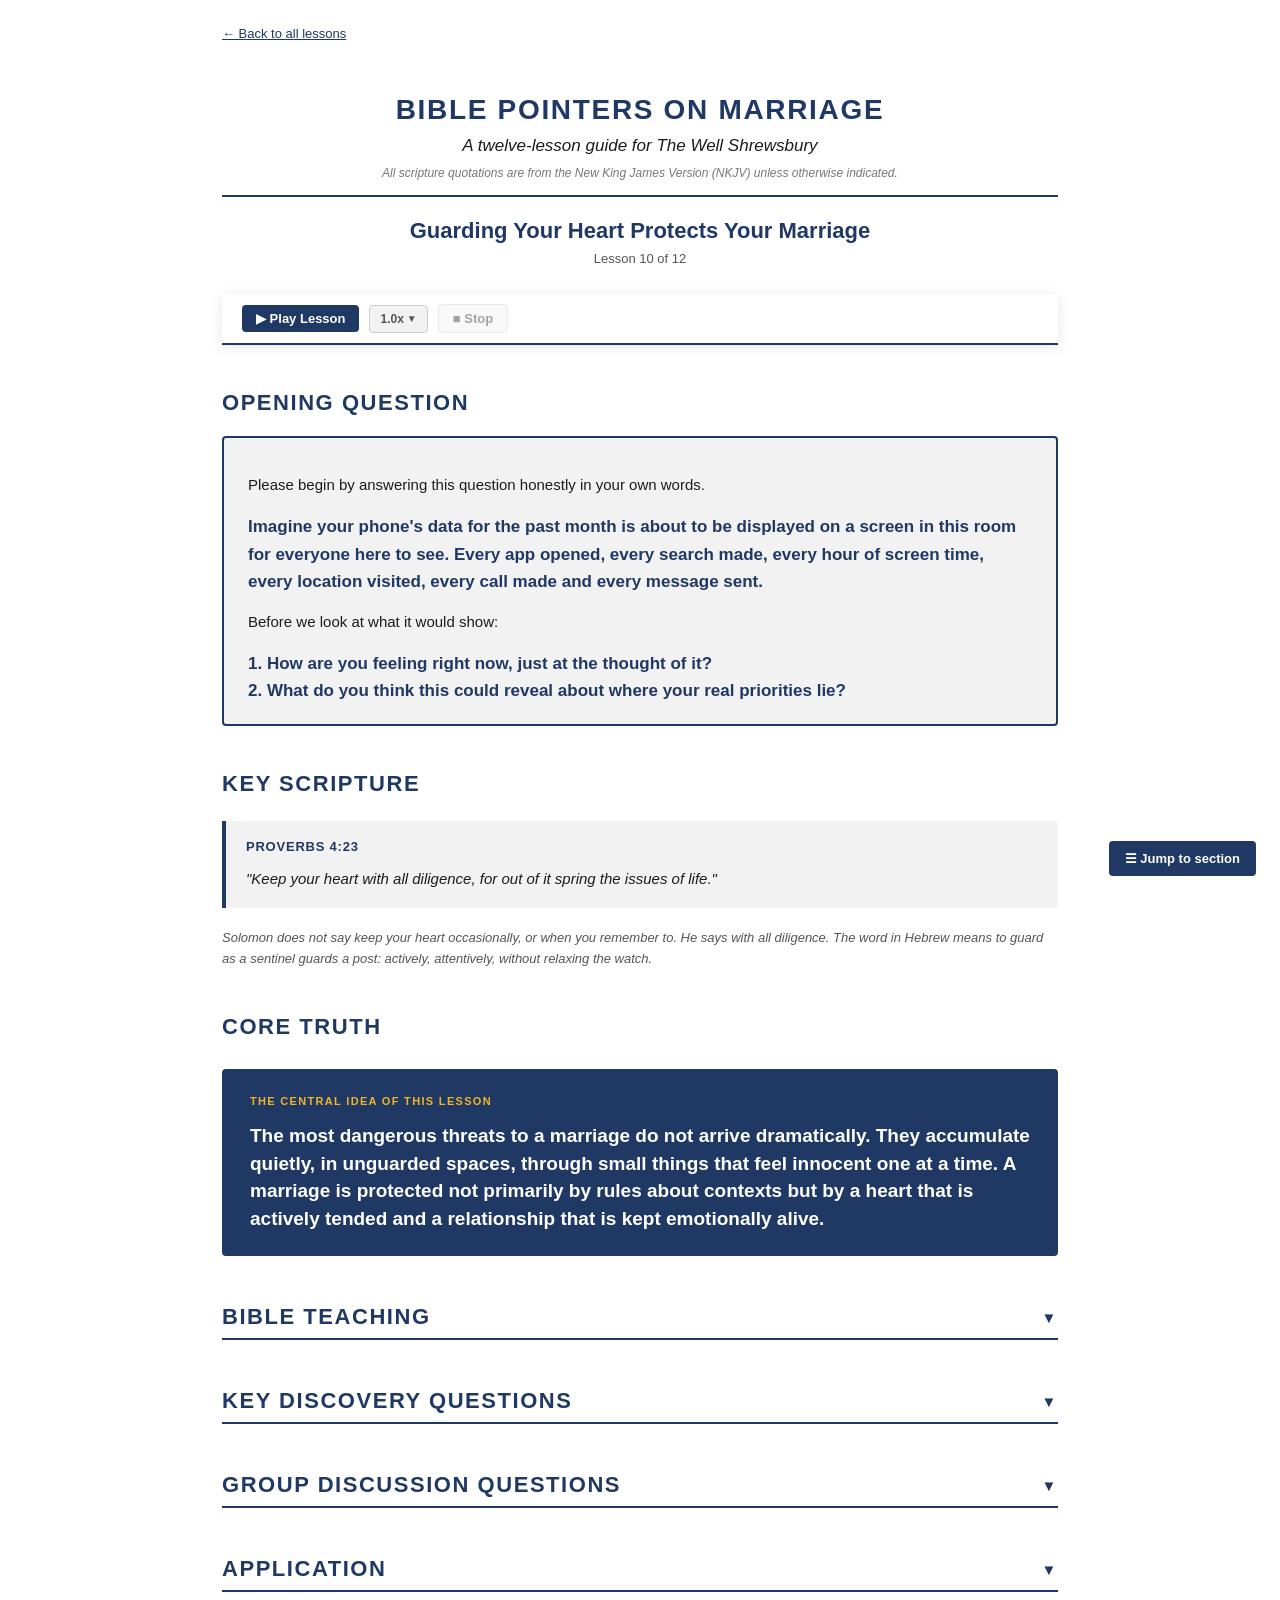
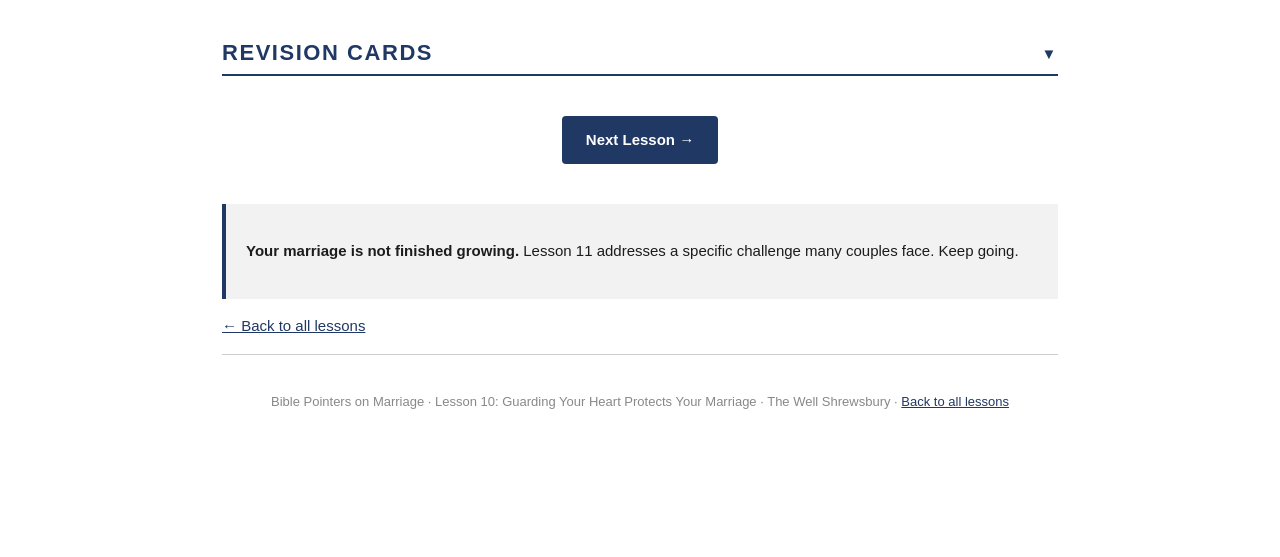
<file: bpm-l10-guard-your-heart.html>
<!DOCTYPE html>
<html lang="en">
<head>
<meta charset="UTF-8">
<meta name="viewport" content="width=device-width, initial-scale=1.0">
<title>Lesson 10: Guarding Your Heart Protects Your Marriage – Bible Pointers on Marriage</title>
<link rel="icon" href="favicon.svg" type="image/svg+xml">
<link rel="stylesheet" href="bpm-site.css">
<style>
  *, *::before, *::after { box-sizing: border-box; }
  body { margin: 0; padding: 0 16px; font-family: Arial, Helvetica, sans-serif; font-size: 15px; line-height: 1.6; font-weight: 400; color: #1c1c1e; background: #ffffff; }
  @media (min-width: 640px) { body { padding: 0 32px; } }
  @media (min-width: 900px) { body { max-width: 900px; margin: 0 auto; } }
  .title-block { text-align: center; padding: 40px 0 0; }
  .series-name { font-size: 28px; font-weight: 700; letter-spacing: 0.06em; color: #1F3864; text-transform: uppercase; margin: 0 0 6px; line-height: 1.2; }
  .series-part { font-size: 17px; font-style: italic; color: #1c1c1e; margin: 0 0 4px; }
  .scripture-note-global { font-size: 12px; color: #777; margin: 0 0 10px; font-style: italic; }
  .title-rule { border: none; border-top: 2px solid #1F3864; margin: 12px auto 20px; width: 100%; }
  h1 { font-size: 22px; font-weight: 700; color: #1F3864; margin: 0 0 4px; line-height: 1.3; }
  .lesson-meta { font-size: 13px; color: #555; margin: 0 0 24px; }
  h2 { font-size: 22px; font-weight: 700; color: #1F3864; text-transform: uppercase; letter-spacing: 0.07em; margin-top: 40px; margin-bottom: 12px; }
  h3 { font-size: 18px; font-weight: 700; color: #1F3864; margin-top: 28px; margin-bottom: 8px; border-bottom: 1px solid #cccccc; padding-bottom: 4px; }
  p { margin-bottom: 16px; }
  a { color: #1F3864; text-decoration: underline; }
  a:hover, a:focus { color: #2c54a0; outline: 2px solid #2c54a0; outline-offset: 2px; }
  .opening-box { border: 2px solid #1F3864; border-radius: 4px; padding: 20px 24px; background: #f2f2f2; margin: 16px 0 24px; text-align: left; }
  .opening-box p:last-child { margin-bottom: 0; }
  .question-text { font-size: 17px; font-weight: 700; color: #1F3864; margin: 12px 0 0; }
  .core-truth-box { background: #1F3864; border-radius: 4px; padding: 24px 28px; margin: 24px 0; text-align: left; }
  .core-truth-label { font-size: 11px; font-weight: 700; letter-spacing: 0.12em; text-transform: uppercase; color: #f0b429; margin: 0 0 12px; }
  .core-truth-statement { font-size: 19px; font-weight: 700; color: #ffffff; line-height: 1.45; margin: 0; }
  .scripture-block { border-left: 4px solid #1F3864; background: #f2f2f2; padding: 16px 20px; margin: 20px 0; border-radius: 0 4px 4px 0; }
  .scripture-ref { font-size: 13px; font-weight: 700; letter-spacing: 0.06em; color: #1F3864; text-transform: uppercase; margin: 0 0 8px; }
  .scripture-text { font-size: 15px; line-height: 1.7; color: #1c1c1e; margin: 0; font-style: italic; }
  .callout { padding: 14px 18px; margin: 20px 0; border-radius: 0 4px 4px 0; }
  .callout-label { font-size: 11px; font-weight: 700; letter-spacing: 0.1em; text-transform: uppercase; margin: 0 0 8px; }
  .callout p:last-child { margin-bottom: 0; }
  .callout.note    { border-left: 4px solid #d97706; background: #fffbf0; }
  .callout.note    .callout-label { color: #d97706; }
  .callout.depth   { border-left: 4px solid #1F3864; background: #eef2f8; }
  .callout.depth   .callout-label { color: #1F3864; }
  .callout.tip     { border-left: 4px solid #276221; background: #f0f7f0; }
  .callout.tip     .callout-label { color: #276221; }
  .callout.caution { border-left: 4px solid #8b0000; background: #fce8e8; }
  .callout.caution .callout-label { color: #8b0000; }
  .progression-link { border-left: 4px solid #cccccc; background: #f9f9f7; padding: 12px 16px; margin: 0 0 24px; font-size: 14px; border-radius: 0 4px 4px 0; }
  .table-wrap { overflow-x: auto; margin: 16px 0 24px; }
  table { width: 100%; border-collapse: collapse; font-size: 14px; }
  thead tr { background: #1F3864; color: #ffffff; }
  thead th { padding: 10px 14px; font-size: 14px; font-weight: 700; letter-spacing: 0.04em; border: 1px solid #cccccc; text-align: left; }
  tbody td { padding: 10px 14px; border: 1px solid #cccccc; vertical-align: top; }
  tbody tr:nth-child(odd)  { background: #ffffff; }
  tbody tr:nth-child(even) { background: #f2f2f2; }
  td.label-cell { background: #f2f2f2; font-weight: 700; width: 18%; vertical-align: top; }
  .fillable { min-height: 60px; outline: none; background: #fffbf0; border-radius: 2px; padding: 4px 6px; font-family: Arial, Helvetica, sans-serif; font-size: 14px; line-height: 1.5; color: #1c1c1e; display: block; width: 100%; box-sizing: border-box; transition: background 0.15s; }
  .fillable:focus { background: #fff8e1; outline: 2px solid #d97706; outline-offset: 0; }
  .fillable:empty::before { content: attr(data-placeholder); color: #aaa; pointer-events: none; }
  .answers-toolbar { display: flex; gap: 10px; flex-wrap: wrap; align-items: center; margin: 12px 0 4px; }
  .answers-toolbar button { background: #1F3864; color: #ffffff; border: none; border-radius: 4px; padding: 7px 14px; font-size: 13px; font-weight: 700; font-family: Arial, Helvetica, sans-serif; cursor: pointer; }
  .answers-toolbar button:hover { background: #2c54a0; }
  .answers-toolbar button:focus { outline: 2px solid #2c54a0; outline-offset: 2px; }
  .answers-toolbar button.clear-btn { background: #ffffff; color: #8b0000; border: 1px solid #8b0000; }
  .answers-toolbar button.clear-btn:hover { background: #fce8e8; }
  .answers-note { font-size: 12px; color: #777; margin: 0 0 16px; }
  .section-toggle { display: flex; align-items: center; justify-content: space-between; width: 100%; background: none; border: none; border-bottom: 2px solid #1F3864; padding: 8px 0; cursor: pointer; font-family: Arial, Helvetica, sans-serif; font-size: 22px; font-weight: 700; color: #1F3864; text-transform: uppercase; letter-spacing: 0.07em; margin-top: 40px; text-align: left; }
  .section-toggle:hover { color: #2c54a0; border-bottom-color: #2c54a0; }
  .section-toggle:focus { outline: 2px solid #2c54a0; outline-offset: 2px; }
  .section-chevron { font-size: 15px; transition: transform 0.25s ease; flex-shrink: 0; margin-left: 12px; font-weight: 400; }
  .section-toggle[aria-expanded="true"] .section-chevron { transform: rotate(180deg); }
  .section-body { display: none; }
  .section-body.open { display: block; }
  .flashcard-grid { display: grid; grid-template-columns: repeat(auto-fill, minmax(260px, 1fr)); gap: 16px; margin: 16px 0 24px; }
  .flashcard { height: 180px; perspective: 1000px; cursor: pointer; }
  .flashcard-inner { position: relative; width: 100%; height: 100%; transform-style: preserve-3d; transition: transform 0.45s ease; border-radius: 6px; }
  .flashcard.flipped .flashcard-inner { transform: rotateY(180deg); }
  .flashcard-front, .flashcard-back { position: absolute; width: 100%; height: 100%; backface-visibility: hidden; -webkit-backface-visibility: hidden; border-radius: 6px; padding: 18px; display: flex; flex-direction: column; justify-content: center; }
  .flashcard-front { background: #ffffff; border: 2px solid #1F3864; }
  .flashcard-back  { background: #1F3864; transform: rotateY(180deg); }
  .fc-prompt { font-size: 14px; font-weight: 700; color: #1F3864; margin: 0 0 8px; line-height: 1.4; }
  .fc-ref { font-size: 12px; color: #60a5fa; font-weight: 700; margin: 0; letter-spacing: 0.05em; }
  .fc-verse { font-size: 13px; color: #e8e4dc; font-style: italic; margin: 0 0 8px; line-height: 1.5; }
  .fc-ref-back { font-size: 12px; color: #f0b429; font-weight: 700; margin: 0; letter-spacing: 0.04em; }
  .fc-def { font-size: 13px; color: #e8e4dc; margin: 0; line-height: 1.5; }
  .flashcard-hint { font-size: 12px; color: #888; text-align: center; margin-bottom: 8px; }
  .back-link { font-size: 13px; margin-bottom: 8px; display: block; padding-top: 24px; }
  .page-footer { font-size: 13px; color: #888; text-align: center; border-top: 1px solid #cccccc; padding: 24px 0 40px; margin-top: 16px; }
  .series-close { background: #1F3864; border-radius: 4px; padding: 24px 28px; margin: 40px 0 24px; text-align: left; }
  .series-close-label { font-size: 11px; font-weight: 700; letter-spacing: 0.12em; text-transform: uppercase; color: #f0b429; margin: 0 0 10px; }
  .series-close-text { font-size: 17px; color: #ffffff; line-height: 1.5; margin: 0 0 16px; }
  .series-close a { color: #f0b429; }
  .toc-container { position: fixed; bottom: 24px; right: 24px; z-index: 1000; }
  .toc-btn { background: #1F3864; color: #ffffff; border: none; border-radius: 4px; padding: 10px 16px; font-size: 13px; font-weight: 700; font-family: Arial, Helvetica, sans-serif; cursor: pointer; display: block; width: 100%; text-align: left; }
  .toc-btn:hover { background: #2c54a0; }
  .toc-btn:focus { outline: 2px solid #2c54a0; outline-offset: 2px; }
  .toc-menu { display: none; background: #1F3864; border-radius: 4px 4px 0 0; padding: 8px 0; margin-bottom: 4px; max-height: 60vh; overflow-y: auto; min-width: 220px; }
  .toc-menu.open { display: block; }
  .toc-menu a { display: block; padding: 8px 16px; color: #ffffff; text-decoration: none; font-size: 13px; }
  .toc-menu a:hover { background: #2c54a0; }
  .toc-menu a:focus { outline: 2px solid #2c54a0; outline-offset: 2px; }
  @media print { .toc-container { display: none; } .section-body { display: block !important; } body { color: #1c1c1e; -webkit-print-color-adjust: exact; print-color-adjust: exact; } a { color: #1c1c1e; } .flashcard-back { background: #f2f2f2; } .fc-verse, .fc-def { color: #1c1c1e; } }
</style>
</head>
<body data-bpm-page="lesson">

<a class="back-link" href="index.html">&#8592; Back to all lessons</a>
<div class="title-block">
  <p class="series-name">Bible Pointers on Marriage</p>
  <p class="series-part">A twelve-lesson guide for The Well Shrewsbury</p>
  <p class="scripture-note-global">All scripture quotations are from the New King James Version (NKJV) unless otherwise indicated.</p>
</div>
<hr class="title-rule">
<div class="title-block" style="padding-top:0;">
  <h1>Guarding Your Heart Protects Your Marriage</h1>
  <p class="lesson-meta">Lesson 10 of 12</p>
</div>

<div class="bpm-audio-panel" role="region" aria-label="Audio controls">
  <div class="bpm-audio-inner">
    <button class="bpm-audio-btn bpm-btn-play-main" id="bpm-btn-play-main" type="button" aria-label="Play lesson">&#9654; Play Lesson</button>
    <div class="bpm-speed-dropdown">
      <button class="bpm-speed-toggle" type="button" id="bpm-speed-toggle" aria-expanded="false" aria-haspopup="listbox" aria-controls="bpm-speed-menu" aria-label="Playback speed"><span class="bpm-speed-value">1.0x</span><span class="bpm-speed-chevron" aria-hidden="true">&#9660;</span></button>
      <ul class="bpm-speed-menu" id="bpm-speed-menu" role="listbox" hidden>
        <li role="presentation"><button type="button" class="bpm-speed-option active" role="option" data-rate="1" aria-selected="true">1.0x</button></li>
        <li role="presentation"><button type="button" class="bpm-speed-option" role="option" data-rate="1.25" aria-selected="false">1.25x</button></li>
        <li role="presentation"><button type="button" class="bpm-speed-option" role="option" data-rate="1.5" aria-selected="false">1.5x</button></li>
        <li role="presentation"><button type="button" class="bpm-speed-option" role="option" data-rate="1.75" aria-selected="false">1.75x</button></li>
        <li role="presentation"><button type="button" class="bpm-speed-option" role="option" data-rate="2" aria-selected="false">2.0x</button></li>
      </ul>
    </div>
    <button class="bpm-audio-btn bpm-btn-stop" id="bpm-btn-stop" type="button" aria-label="Stop playback" disabled>&#9632; Stop</button>
    <span class="bpm-audio-progress" id="bpm-audio-progress" aria-live="polite"></span>
  </div>
</div>
<section id="opening-question">
  <h2>Opening Question</h2>
  <div class="opening-box">
    <p>Please begin by answering this question honestly in your own words.</p>
    <p class="question-text">Imagine your phone's data for the past month is about to be displayed on a screen in this room for everyone here to see. Every app opened, every search made, every hour of screen time, every location visited, every call made and every message sent.</p>
    <p>Before we look at what it would show:</p>
    <p class="question-text">1. How are you feeling right now, just at the thought of it?<br>2. What do you think this could reveal about where your real priorities lie?</p>
  </div>
</section>

<section id="key-scripture">
  <h2>Key Scripture</h2>
  <div class="scripture-block">
    <p class="scripture-ref">Proverbs 4:23</p>
    <p class="scripture-text">"Keep your heart with all diligence, for out of it spring the issues of life."</p>
  </div>
  <p style="font-size:13px;color:#555;font-style:italic;">Solomon does not say keep your heart occasionally, or when you remember to. He says with all diligence. The word in Hebrew means to guard as a sentinel guards a post: actively, attentively, without relaxing the watch.</p>
</section>

<section id="core-truth">
  <h2>Core Truth</h2>
  <div class="core-truth-box">
    <p class="core-truth-label">The central idea of this lesson</p>
    <p class="core-truth-statement">The most dangerous threats to a marriage do not arrive dramatically. They accumulate quietly, in unguarded spaces, through small things that feel innocent one at a time. A marriage is protected not primarily by rules about contexts but by a heart that is actively tended and a relationship that is kept emotionally alive.</p>
  </div>
</section>

<section id="bible-teaching">
  <button class="section-toggle" aria-expanded="false" aria-controls="bible-teaching-body" id="bible-teaching-btn">
    Bible Teaching <span class="section-chevron" aria-hidden="true">&#9660;</span>
  </button>
  <div class="section-body" id="bible-teaching-body">

  <div class="progression-link">
    <strong>Building on Lesson 9.</strong> Lesson 9 established that the order of your priorities is a spiritual matter, not just a scheduling one. This lesson addresses what happens in the space that opens up when those priorities fall out of alignment: the quiet vulnerability that forms when a marriage is not being actively tended.
  </div>

  <h3>The pattern that precedes the fall</h3>
  <p>David's catastrophic failure in 2 Samuel 11 is one of the most studied passages in Scripture. Most people begin reading it at verse 2, when Bathsheba appears on the rooftop. But the disaster did not begin there. It began one sentence earlier, in the opening verse.</p>

  <div class="scripture-block">
    <p class="scripture-ref">2 Samuel 11:1</p>
    <p class="scripture-text">"It happened in the spring of the year, at the time when kings go out to battle, that David sent Joab and his servants with him, and all Israel; and they destroyed the people of Ammon and besieged Rabbah. But David remained at Jerusalem."</p>
  </div>

  <p>Kings went to battle in spring. David sent everyone else and stayed home. He was not where his responsibilities required him to be. He was out of position. The result was unguarded time and unguarded attention in a space where the conditions for disaster were already present. The dramatic event that followed did not create those conditions; it found them already made.</p>

  <p>The same sequence runs through most of the stories of marital breakdown that people have actually lived through. It rarely begins with a dramatic choice. It begins with a series of smaller displacements: priorities quietly out of order, the marriage not being actively invested in, an emotional deficit forming over time that neither partner fully names. And then, in that unguarded space, something or someone appears that meets what the marriage is not currently providing.</p>

  <div class="callout note">
    <p class="callout-label">Note</p>
    <p>This lesson is not suggesting that everyone who lets their priorities slip will experience marital breakdown. It is identifying a pattern that, when the conditions are present and the guard is down, creates vulnerability. The purpose of understanding the pattern is not fear but diligence. Proverbs 4:23 calls for active, attentive guarding. That is only possible if you know what you are guarding against.</p>
  </div>

  <h3>The gap that forms and what fills it</h3>
  <p>When a marriage is not being actively nourished, an emotional deficit forms. A spouse who is consistently receiving what is left after everything else has been served stops feeling seen, valued and prioritised. That deficit does not stay contained inside the marriage. It creates a gap. And gaps get filled.</p>

  <p>The gap gets filled when sustained time is spent with someone outside the marriage who listens without interruption, who affirms without conditions, who sees the best and most capable version of you in a context uncomplicated by shared financial pressure, domestic friction or the weight of history. The emotional connection that develops in that space begins to meet what the marriage is not currently providing. A line is eventually crossed that neither person fully anticipated, because neither of them identified the earlier lines that were already crossed long before.</p>

  <div class="scripture-block">
    <p class="scripture-ref">Proverbs 6:27&ndash;28</p>
    <p class="scripture-text">"Can a man take fire to his bosom, and his clothes not be burned? Can one walk on hot coals, and his feet not be seared?"</p>
  </div>

  <p>Solomon is not describing a dramatic seduction. He is describing something far more ordinary: proximity over time, with fire. The fire does not need to be dramatic to do damage. It needs only sustained contact without the protection of active diligence.</p>

  <h3>Where the vulnerability finds expression</h3>
  <p>The context in which this pattern operates varies considerably. Understanding the range of contexts is useful not for producing anxiety but for honest self-awareness.</p>

  <p><strong>The workplace</strong> is the most common setting because it provides daily sustained proximity with people who see you at your professional best. Workplace relationships are not contaminated by the ordinary pressures of shared domestic life. Colleagues affirm your competence. They engage with the version of you that is functioning well and presenting clearly. That quality of sustained positive regard, directed toward a person whose marriage is not providing the same thing at home, creates conditions worth being honest about.</p>

  <p><strong>Ministry settings</strong> carry a particular and under-discussed danger. The emotional closeness that comes from praying together, serving together and carrying spiritual burdens alongside someone is real and significant. It creates genuine intimacy. The danger is precisely that it feels holy, which makes it harder to name and address. A person can be deeply emotionally entangled with a ministry colleague while believing in complete sincerity that nothing inappropriate is happening, because the context feels like it is sanctified by its purpose.</p>

  <p><strong>Social groups, fitness communities and long-term friendships</strong> provide similar conditions: regular proximity, positive regard and a shared world that exists independently of the marriage. The same dynamic operates wherever two people are regularly together in a context that is emotionally nourishing and distinct from the pressures of home.</p>

  <p><strong>Social media and private messaging</strong> are now in a category of their own. They provide all of the above conditions without requiring physical proximity at all. The comment on a photograph. The private message that begins as checking in. The voice note that arrives in the evening. The person who consistently responds to everything posted, who eventually moves from public engagement to a private thread. The sweet nothings: the "I have been thinking about you," the "you looked great in that picture," the easy warmth of a conversation that is happening entirely outside the marriage's field of vision, at any hour, with no social context to moderate its direction.</p>

  <div class="scripture-block">
    <p class="scripture-ref">Song of Solomon 2:15</p>
    <p class="scripture-text">"Catch us the foxes, the little foxes that spoil the vines, for our vines have tender grapes."</p>
  </div>

  <p>The little foxes are not dramatic. They are small, individually justifiable and easy to dismiss one at a time. It is only when the pattern is named as a whole that the direction becomes visible. The private message thread that has developed its own warmth and frequency. The colleague whose opinion you find yourself wanting more than your spouse's. The social media connection that produces a feeling your marriage currently does not. These are not neutral. Taken together, they are the early architecture of something that will cost far more than anyone intended to pay.</p>

  <div class="callout depth">
    <p class="callout-label">Going Deeper</p>
    <p>The test that Song of Solomon implies for the little foxes is useful as a practical question: would you be entirely comfortable if your spouse could read every message in that thread, hear every voice note and see the timing and frequency of every exchange? If the answer is no, the foxes are already in the vineyard. The response is not shame. It is the response Solomon recommends: catch them before they do further damage. Name the pattern honestly, ideally with your spouse and a trusted pastor, and address the gap in the marriage that created the conditions for it.</p>
  </div>

  <h3>The emotional affair: the earlier and harder line</h3>
  <p>Most people think of this subject in terms of physical affairs, which are visible and undeniable when they occur. The emotional affair is considerably more common, harder to name and more damaging to the marriage in some ways because it is allowed to develop much further before being identified or addressed.</p>

  <p>The emotional affair does not require physical contact. It requires only a redirecting of emotional intimacy away from your spouse and toward someone else: conversations that feel more alive than the ones at home; a private understanding with someone who is not your spouse; the anticipation of a message or an encounter; the comparison that quietly begins to operate between what that person provides and what your marriage currently does not. The person who is emotionally having an affair will often say with complete honesty that nothing has happened. They are right about the physical facts and wrong about the deeper reality.</p>

  <div class="callout caution">
    <p class="callout-label">Caution</p>
    <p>Paul's instruction in 1 Corinthians 10:12 is worth taking seriously in this specific context: "Let him who thinks he stands take heed lest he fall." The people most at risk of the pattern this lesson describes are often those who are most confident they are not at risk. The confidence itself removes the diligence that Proverbs 4:23 calls for. A person who is certain they could never find themselves emotionally connected to someone outside their marriage has stopped paying attention to the conditions that make it possible. Every account of how this happened to real people begins with the words: I never thought this could happen to me.</p>
  </div>

  <h3>The protection: a tended vine, not a rule framework</h3>
  <p>The primary protection against the pattern this lesson describes is not a set of rules about who you can message, work alongside or spend time with. Rules are external. The heart Proverbs 4:23 calls you to guard is internal. Rules can be worked around. A heart that is actively tended cannot be fooled by its own justifications in the same way.</p>

  <p>The reliable protection is a marriage that is emotionally alive. A spouse who is consistently seen, valued and genuinely prioritised does not produce the deficit that creates vulnerability. Every practical investment the previous lessons in this series have called for, including protected time together, honest communication, physical intimacy that is actively stewarded and priorities kept in their proper order, is simultaneously a protection against the conditions this lesson names.</p>

  <div class="scripture-block">
    <p class="scripture-ref">Proverbs 5:18&ndash;19</p>
    <p class="scripture-text">"Let your fountain be blessed, and rejoice with the wife of your youth. As a loving deer and a graceful doe, let her breasts satisfy you at all times; and always be enraptured with her love."</p>
  </div>

  <p>Solomon's solution to the dangers he has spent chapters describing is not primarily a list of prohibitions. It is a positive, active, delighted investment in the marriage. Be enraptured with her. Always. This is not romantic sentiment. It is a strategic orientation. The person who is actively delighting in and investing in their spouse is not casting about for what someone else might provide. The best protection against the foxes is a thriving vine.</p>

  <div class="callout tip">
    <p class="callout-label">Practical Tip</p>
    <p>This week, apply the honest test from the Depth box to your phone and your social media accounts. Not as an accusation against yourself but as a diagnostic. Is there any conversation thread, any private exchange, any pattern of engagement with someone outside your marriage that you would be uncomfortable showing your spouse? If yes, that is the starting point: bring it honestly to God, consider whether to bring it to your spouse, and identify what gap in the marriage that connection has been meeting. Addressing the gap is more important than managing the symptom.</p>
  </div>

  </div>
</section>

<section id="discovery-questions">
  <button class="section-toggle" aria-expanded="false" aria-controls="discovery-questions-body" id="discovery-questions-btn">
    Key Discovery Questions <span class="section-chevron" aria-hidden="true">&#9660;</span>
  </button>
  <div class="section-body" id="discovery-questions-body">
  <p>Work through these on your own before your group meets. Your answers are saved automatically in your browser.</p>
  <div class="answers-toolbar">
    <button id="download-btn">&#8595; Download my answers</button>
    <button class="clear-btn" id="clear-btn">Clear all answers</button>
  </div>
  <p class="answers-note">Answers save to your browser on this device. If viewing inside Google Sites, open the file directly for reliable saving.</p>
  <div class="table-wrap">
    <table>
      <thead><tr><th style="width:38%;">Question</th><th style="width:31%;">My Answer</th><th style="width:31%;">Group Discussion Notes</th></tr></thead>
      <tbody>
        <tr>
          <td>Read 2 Samuel 11:1. David's catastrophe did not begin with Bathsheba. It began with him being out of position, in a place of unguarded time and unguarded attention. What does that tell you about where the real danger in a marriage usually lies?</td>
          <td><div class="fillable" contenteditable="true" data-key="bpm-l10-q1-answer" data-placeholder="Type your answer here&hellip;"></div></td>
          <td><div class="fillable" contenteditable="true" data-key="bpm-l10-q1-notes" data-placeholder="Group notes&hellip;"></div></td>
        </tr>
        <tr>
          <td>Read Song of Solomon 2:15. The little foxes spoil the vines. In the context of marriage, what are the "little foxes" that people most commonly overlook or justify individually? What makes them easy to dismiss one at a time?</td>
          <td><div class="fillable" contenteditable="true" data-key="bpm-l10-q2-answer" data-placeholder="Type your answer here&hellip;"></div></td>
          <td><div class="fillable" contenteditable="true" data-key="bpm-l10-q2-notes" data-placeholder="Group notes&hellip;"></div></td>
        </tr>
        <tr>
          <td>The lesson says the emotional affair almost always precedes the physical one, and is harder to name and stop. What would the early stages of an emotional affair actually look like in practice? At what point does the line get crossed?</td>
          <td><div class="fillable" contenteditable="true" data-key="bpm-l10-q3-answer" data-placeholder="Type your answer here&hellip;"></div></td>
          <td><div class="fillable" contenteditable="true" data-key="bpm-l10-q3-notes" data-placeholder="Group notes&hellip;"></div></td>
        </tr>
        <tr>
          <td>Read 1 Corinthians 10:12. Paul says the person who thinks they stand should take heed lest they fall. The lesson says the people most at risk are often those most confident they are not. Why is that? What does genuine diligence look like, as distinct from confident immunity?</td>
          <td><div class="fillable" contenteditable="true" data-key="bpm-l10-q4-answer" data-placeholder="Type your answer here&hellip;"></div></td>
          <td><div class="fillable" contenteditable="true" data-key="bpm-l10-q4-notes" data-placeholder="Group notes&hellip;"></div></td>
        </tr>
        <tr>
          <td>Read Proverbs 5:18-19. Solomon's solution to the dangers he has described is positive and active: delight in your spouse. What does actively delighting in your spouse look like in practice in your current season? What would need to change for that to be more true of your marriage?</td>
          <td><div class="fillable" contenteditable="true" data-key="bpm-l10-q5-answer" data-placeholder="Type your answer here&hellip;"></div></td>
          <td><div class="fillable" contenteditable="true" data-key="bpm-l10-q5-notes" data-placeholder="Group notes&hellip;"></div></td>
        </tr>
      </tbody>
    </table>
  </div>
  </div>
</section>

<section id="group-discussion">
  <button class="section-toggle" aria-expanded="false" aria-controls="group-discussion-body" id="group-discussion-btn">
    Group Discussion Questions <span class="section-chevron" aria-hidden="true">&#9660;</span>
  </button>
  <div class="section-body" id="group-discussion-body">
  <p>Open questions for any level of experience. No right or wrong answers.</p>
  <ol>
    <li style="margin-bottom:16px;">The lesson says most marital breakdown does not begin with a dramatic choice but with a series of smaller displacements. Without naming anyone specifically, do you find that pattern convincing? What makes the early stages so easy to miss or justify?</li>
    <li style="margin-bottom:16px;">The lesson describes workplace, ministry, social groups and social media as different contexts where the same pattern operates. Which of these do you think is most under-discussed in the church, and why?</li>
    <li style="margin-bottom:16px;">Social media and private messaging are described as providing all the conditions for emotional connection without physical proximity. What healthy boundaries around social media and private messaging would a married couple be wise to agree on together? Where does accountability need to sit?</li>
    <li style="margin-bottom:16px;">The Caution box quotes 1 Corinthians 10:12: the person who thinks they stand should take heed lest they fall. The people most at risk are often the most confident they are not. What does that tell you about how to hold this lesson without either dismissing it or becoming anxious about it?</li>
    <li style="margin-bottom:16px;">The lesson ends with the protection being positive: a thriving vine, a marriage that is emotionally alive. Looking back across all ten lessons in this series, what is the single most important investment you will make in your marriage as a result of what you have heard?</li>
  </ol>
  </div>
</section>

<section id="application">
  <button class="section-toggle" aria-expanded="false" aria-controls="application-body" id="application-btn">
    Application <span class="section-chevron" aria-hidden="true">&#9660;</span>
  </button>
  <div class="section-body" id="application-body">
  <p>This lesson calls for honest self-assessment and specific action. These applications address three distinct areas.</p>
  <div class="table-wrap">
    <table>
      <thead><tr><th style="width:18%;">Context</th><th>How I Apply This</th></tr></thead>
      <tbody>
        <tr>
          <td class="label-cell">In your marriage</td>
          <td>Identify honestly whether there is an emotional deficit in your marriage right now. Not a crisis; a quiet gap. Is your spouse receiving your genuine attention, or what is left after everything else? If there is a gap, name it this week. Bring it to your spouse not as an accusation but as an honest admission: "I think I've been giving you what's left rather than what's first." Then identify one specific change you will make this week to begin addressing it. The protection against what this lesson describes is a marriage that is being actively nourished.</td>
        </tr>
        <tr>
          <td class="label-cell">With social media and private messaging</td>
          <td>Apply the honest test this week. Look at your private message threads, your social media engagement patterns and the conversations you are having outside your marriage. Is there anything you would be uncomfortable showing your spouse? If yes, that is information. It does not necessarily mean something serious has happened; it means a little fox has found a way in. Address it honestly. Consider whether your spouse knows the full picture of your digital relationships, and whether the two of you have ever had a direct, honest conversation about boundaries in this area.</td>
        </tr>
        <tr>
          <td class="label-cell">In building accountability</td>
          <td>The diligence Proverbs 4:23 calls for is not only internal. A marriage that has a trusted friend, mentor couple or pastor with genuine access to how things actually are is significantly more protected than one that only presents its best face to the outside world. This week, identify whether you have that kind of accountable relationship. If not, consider who in your church community could fulfil that role, and what it would take to be genuinely honest with them about your marriage rather than only sharing the presentable version.</td>
        </tr>
      </tbody>
    </table>
  </div>
  </div>
</section>

<section id="revision-cards">
  <button class="section-toggle" aria-expanded="false" aria-controls="revision-cards-body" id="revision-cards-btn">
    Revision Cards <span class="section-chevron" aria-hidden="true">&#9660;</span>
  </button>
  <div class="section-body" id="revision-cards-body">
  <p class="flashcard-hint">Tap each card to reveal the answer.</p>
  <div class="flashcard-grid">

    <div class="flashcard" role="button" tabindex="0" aria-label="Card 1">
      <div class="flashcard-inner">
        <div class="flashcard-front"><p class="fc-prompt">What does Proverbs 4:23 call you to do, and what does "all diligence" mean?</p><p class="fc-ref">Proverbs 4:23</p></div>
        <div class="flashcard-back"><p class="fc-verse">"Keep your heart with all diligence, for out of it spring the issues of life."</p><p class="fc-ref-back">Proverbs 4:23. Guard as a sentinel guards a post: actively, attentively, without relaxing the watch. Not occasionally. With all diligence.</p></div>
      </div>
    </div>

    <div class="flashcard" role="button" tabindex="0" aria-label="Card 2">
      <div class="flashcard-inner">
        <div class="flashcard-front"><p class="fc-prompt">Where did David's catastrophe actually begin in 2 Samuel 11, and what does that tell us?</p><p class="fc-ref">2 Samuel 11:1</p></div>
        <div class="flashcard-back"><p class="fc-def">It began before Bathsheba appeared. David was not where his responsibilities required him to be. The disaster did not create the conditions; it found them already made. Misaligned priorities produce unguarded spaces.</p></div>
      </div>
    </div>

    <div class="flashcard" role="button" tabindex="0" aria-label="Card 3">
      <div class="flashcard-inner">
        <div class="flashcard-front"><p class="fc-prompt">What are the little foxes in Song of Solomon 2:15, and what do they represent?</p><p class="fc-ref">Song of Solomon 2:15</p></div>
        <div class="flashcard-back"><p class="fc-verse">"Catch us the foxes, the little foxes that spoil the vines, for our vines have tender grapes."</p><p class="fc-ref-back">Song of Solomon 2:15. Small, individually justifiable things that accumulate into serious damage. In marriage: private messages, sweet nothings, emotional connections built outside the marriage's field of vision.</p></div>
      </div>
    </div>

    <div class="flashcard" role="button" tabindex="0" aria-label="Card 4">
      <div class="flashcard-inner">
        <div class="flashcard-front"><p class="fc-prompt">What is an emotional affair, and why is it harder to name than a physical one?</p></div>
        <div class="flashcard-back"><p class="fc-def">A redirecting of emotional intimacy away from your spouse toward someone else. It does not require physical contact. It is harder to name because no physical line has been crossed, so it is easy to justify. It almost always precedes and enables the physical affair.</p></div>
      </div>
    </div>

    <div class="flashcard" role="button" tabindex="0" aria-label="Card 5">
      <div class="flashcard-inner">
        <div class="flashcard-front"><p class="fc-prompt">What warning does 1 Corinthians 10:12 give, and why does it apply especially here?</p><p class="fc-ref">1 Corinthians 10:12</p></div>
        <div class="flashcard-back"><p class="fc-verse">"Let him who thinks he stands take heed lest he fall."</p><p class="fc-ref-back">1 Corinthians 10:12. The confidence that "this could never happen to me" removes the diligence that protects against it. People most at risk are often most confident they are not.</p></div>
      </div>
    </div>

    <div class="flashcard" role="button" tabindex="0" aria-label="Card 6">
      <div class="flashcard-inner">
        <div class="flashcard-front"><p class="fc-prompt">What is Solomon's primary solution to the dangers he describes, and what does it mean in practice?</p><p class="fc-ref">Proverbs 5:18&ndash;19</p></div>
        <div class="flashcard-back"><p class="fc-def">Active, positive, delighted investment in your spouse. "Always be enraptured with her love." The best protection against external vulnerability is a marriage that is thriving. The protection is a tended vine, not a rule framework.</p></div>
      </div>
    </div>

  </div>
  </div>
</section>

<div style="margin-top: 40px; margin-bottom: 20px; text-align: center;">
<a href="bpm-l11-unequally-yoked.html" style="display: inline-block; padding: 12px 24px; background-color: #1F3864; color: white; text-decoration: none; border-radius: 4px; font-weight: bold;">Next Lesson →</a>
</div>

<div style="margin-top: 40px; padding: 20px; background-color: #f2f2f2; border-left: 4px solid #1F3864;">
<p><strong>Your marriage is not finished growing.</strong> Lesson 11 addresses a specific challenge many couples face. Keep going.</p>
</div>

<p><a href="index.html">&#8592; Back to all lessons</a></p>
</div>

<div class="page-footer">
  <p>Bible Pointers on Marriage &middot; Lesson 10: Guarding Your Heart Protects Your Marriage &middot; The Well Shrewsbury &middot; <a href="index.html">Back to all lessons</a></p>
</div>

<nav class="toc-container" role="navigation" aria-label="Jump to section">
  <div class="toc-menu" id="toc-menu">
    <a href="#opening-question">Opening Question</a>
    <a href="#key-scripture">Key Scripture</a>
    <a href="#core-truth">Core Truth</a>
    <a href="#bible-teaching">Bible Teaching</a>
    <a href="#discovery-questions">Key Discovery Questions</a>
    <a href="#group-discussion">Group Discussion</a>
    <a href="#application">Application</a>
    <a href="#revision-cards">Revision Cards</a>
  </div>
  <button class="toc-btn" id="toc-btn" aria-expanded="false" aria-controls="toc-menu">&#9776; Jump to section</button>
</nav>

<script src="bpm-site.js"></script>
<script src="bpm-lesson-page.js"></script>
</body>
</html>
</file>
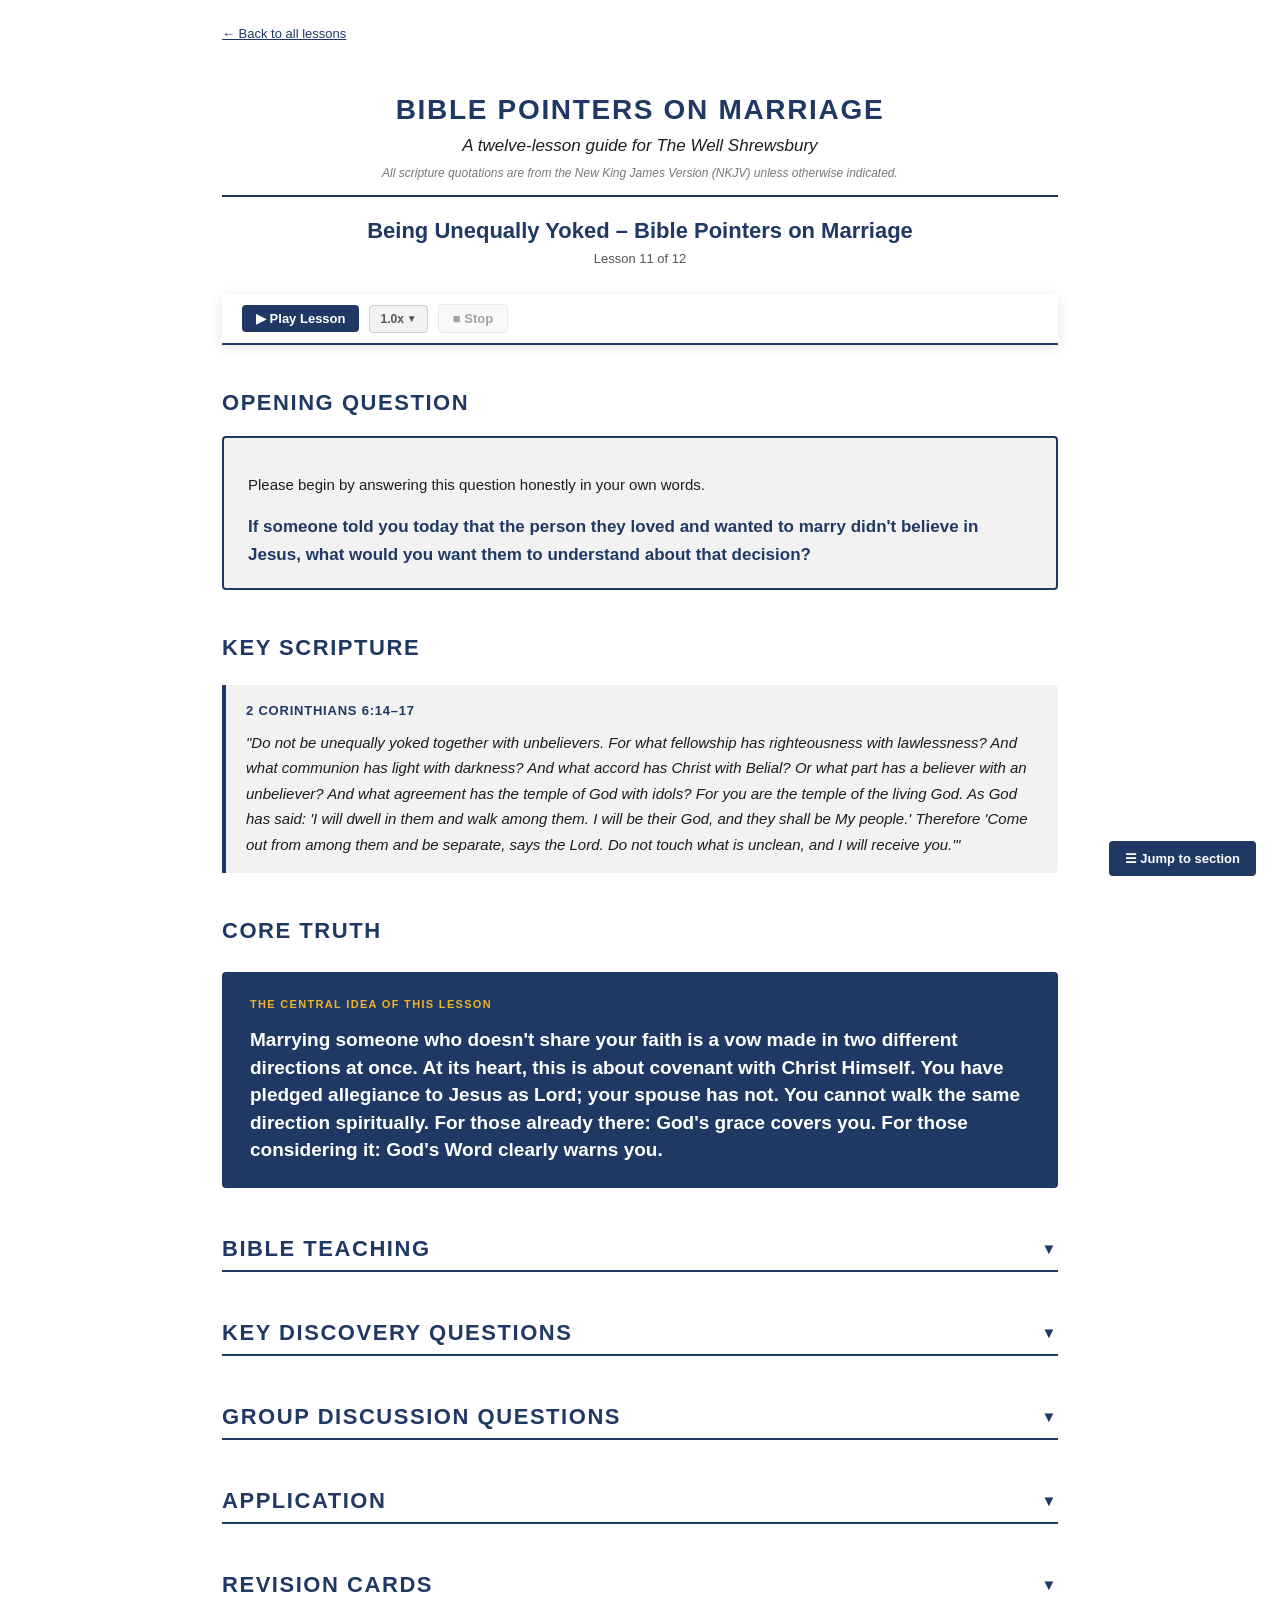
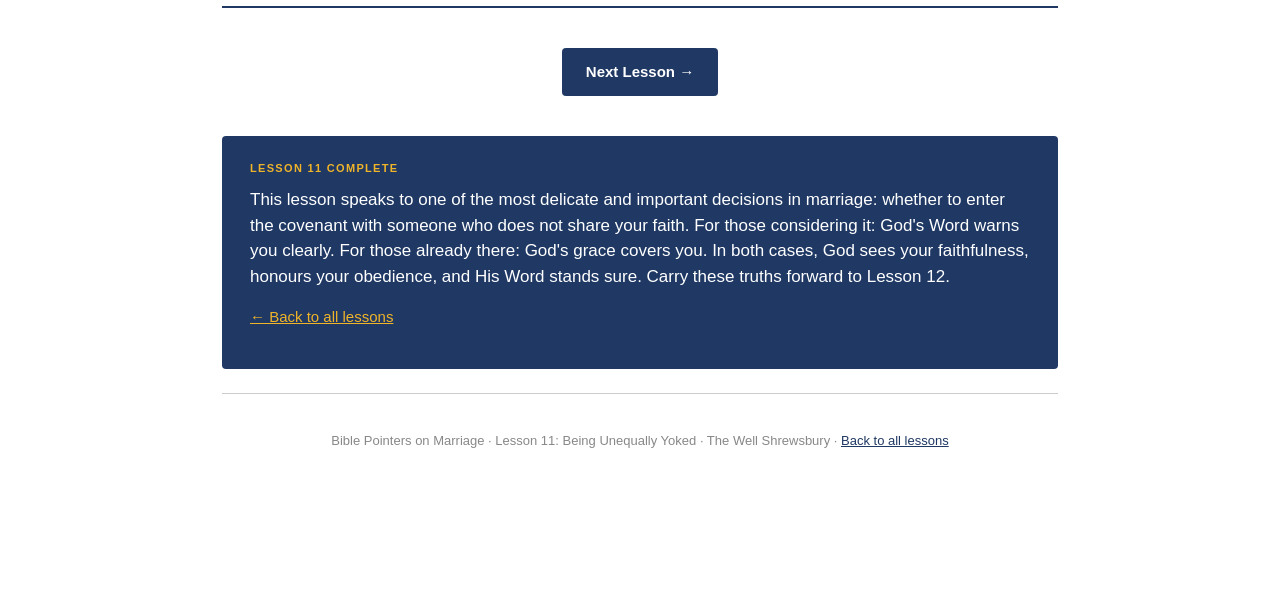
<file: bpm-l11-unequally-yoked.html>
<!DOCTYPE html>
<html lang="en">
<head>
<meta charset="UTF-8">
<meta name="viewport" content="width=device-width, initial-scale=1.0">
<title>Lesson 11: Being Unequally Yoked – Bible Pointers on Marriage</title>
<link rel="icon" href="favicon.svg" type="image/svg+xml">
<link rel="stylesheet" href="bpm-site.css">
<style>
  *, *::before, *::after { box-sizing: border-box; }
  body { margin: 0; padding: 0 16px; font-family: Arial, Helvetica, sans-serif; font-size: 15px; line-height: 1.6; font-weight: 400; color: #1c1c1e; background: #ffffff; }
  @media (min-width: 640px) { body { padding: 0 32px; } }
  @media (min-width: 900px) { body { max-width: 900px; margin: 0 auto; } }
  .title-block { text-align: center; padding: 40px 0 0; }
  .series-name { font-size: 28px; font-weight: 700; letter-spacing: 0.06em; color: #1F3864; text-transform: uppercase; margin: 0 0 6px; line-height: 1.2; }
  .series-part { font-size: 17px; font-style: italic; color: #1c1c1e; margin: 0 0 4px; }
  .scripture-note-global { font-size: 12px; color: #777; margin: 0 0 10px; font-style: italic; }
  .title-rule { border: none; border-top: 2px solid #1F3864; margin: 12px auto 20px; width: 100%; }
  h1 { font-size: 22px; font-weight: 700; color: #1F3864; margin: 0 0 4px; line-height: 1.3; }
  .lesson-meta { font-size: 13px; color: #555; margin: 0 0 24px; }
  h2 { font-size: 22px; font-weight: 700; color: #1F3864; text-transform: uppercase; letter-spacing: 0.07em; margin-top: 40px; margin-bottom: 12px; }
  h3 { font-size: 18px; font-weight: 700; color: #1F3864; margin-top: 28px; margin-bottom: 8px; border-bottom: 1px solid #cccccc; padding-bottom: 4px; }
  p { margin-bottom: 16px; }
  a { color: #1F3864; text-decoration: underline; }
  a:hover, a:focus { color: #2c54a0; outline: 2px solid #2c54a0; outline-offset: 2px; }
  .opening-box { border: 2px solid #1F3864; border-radius: 4px; padding: 20px 24px; background: #f2f2f2; margin: 16px 0 24px; text-align: left; }
  .opening-box p:last-child { margin-bottom: 0; }
  .question-text { font-size: 17px; font-weight: 700; color: #1F3864; margin: 12px 0 0; }
  .core-truth-box { background: #1F3864; border-radius: 4px; padding: 24px 28px; margin: 24px 0; text-align: left; }
  .core-truth-label { font-size: 11px; font-weight: 700; letter-spacing: 0.12em; text-transform: uppercase; color: #f0b429; margin: 0 0 12px; }
  .core-truth-statement { font-size: 19px; font-weight: 700; color: #ffffff; line-height: 1.45; margin: 0; }
  .scripture-block { border-left: 4px solid #1F3864; background: #f2f2f2; padding: 16px 20px; margin: 20px 0; border-radius: 0 4px 4px 0; }
  .scripture-ref { font-size: 13px; font-weight: 700; letter-spacing: 0.06em; color: #1F3864; text-transform: uppercase; margin: 0 0 8px; }
  .scripture-text { font-size: 15px; line-height: 1.7; color: #1c1c1e; margin: 0; font-style: italic; }
  .callout { padding: 14px 18px; margin: 20px 0; border-radius: 0 4px 4px 0; }
  .callout-label { font-size: 11px; font-weight: 700; letter-spacing: 0.1em; text-transform: uppercase; margin: 0 0 8px; }
  .callout p:last-child { margin-bottom: 0; }
  .callout.note    { border-left: 4px solid #d97706; background: #fffbf0; }
  .callout.note    .callout-label { color: #d97706; }
  .callout.depth   { border-left: 4px solid #1F3864; background: #eef2f8; }
  .callout.depth   .callout-label { color: #1F3864; }
  .callout.tip     { border-left: 4px solid #276221; background: #f0f7f0; }
  .callout.tip     .callout-label { color: #276221; }
  .callout.caution { border-left: 4px solid #8b0000; background: #fce8e8; }
  .callout.caution .callout-label { color: #8b0000; }
  .progression-link { border-left: 4px solid #cccccc; background: #f9f9f7; padding: 12px 16px; margin: 0 0 24px; font-size: 14px; border-radius: 0 4px 4px 0; }
  .table-wrap { overflow-x: auto; margin: 16px 0 24px; }
  table { width: 100%; border-collapse: collapse; font-size: 14px; }
  thead tr { background: #1F3864; color: #ffffff; }
  thead th { padding: 10px 14px; font-size: 14px; font-weight: 700; letter-spacing: 0.04em; border: 1px solid #cccccc; text-align: left; }
  tbody td { padding: 10px 14px; border: 1px solid #cccccc; vertical-align: top; }
  tbody tr:nth-child(odd)  { background: #ffffff; }
  tbody tr:nth-child(even) { background: #f2f2f2; }
  td.label-cell { background: #f2f2f2; font-weight: 700; width: 18%; vertical-align: top; }
  .fillable { min-height: 60px; outline: none; background: #fffbf0; border-radius: 2px; padding: 4px 6px; font-family: Arial, Helvetica, sans-serif; font-size: 14px; line-height: 1.5; color: #1c1c1e; display: block; width: 100%; box-sizing: border-box; transition: background 0.15s; }
  .fillable:focus { background: #fff8e1; outline: 2px solid #d97706; outline-offset: 0; }
  .fillable:empty::before { content: attr(data-placeholder); color: #aaa; pointer-events: none; }
  .answers-toolbar { display: flex; gap: 10px; flex-wrap: wrap; align-items: center; margin: 12px 0 4px; }
  .answers-toolbar button { background: #1F3864; color: #ffffff; border: none; border-radius: 4px; padding: 7px 14px; font-size: 13px; font-weight: 700; font-family: Arial, Helvetica, sans-serif; cursor: pointer; }
  .answers-toolbar button:hover { background: #2c54a0; }
  .answers-toolbar button:focus { outline: 2px solid #2c54a0; outline-offset: 2px; }
  .answers-toolbar button.clear-btn { background: #ffffff; color: #8b0000; border: 1px solid #8b0000; }
  .answers-toolbar button.clear-btn:hover { background: #fce8e8; }
  .answers-note { font-size: 12px; color: #777; margin: 0 0 16px; }
  .section-toggle { display: flex; align-items: center; justify-content: space-between; width: 100%; background: none; border: none; border-bottom: 2px solid #1F3864; padding: 8px 0; cursor: pointer; font-family: Arial, Helvetica, sans-serif; font-size: 22px; font-weight: 700; color: #1F3864; text-transform: uppercase; letter-spacing: 0.07em; margin-top: 40px; text-align: left; }
  .section-toggle:hover { color: #2c54a0; border-bottom-color: #2c54a0; }
  .section-toggle:focus { outline: 2px solid #2c54a0; outline-offset: 2px; }
  .section-chevron { font-size: 15px; transition: transform 0.25s ease; flex-shrink: 0; margin-left: 12px; font-weight: 400; }
  .section-toggle[aria-expanded="true"] .section-chevron { transform: rotate(180deg); }
  .section-body { display: none; }
  .section-body.open { display: block; }
  .flashcard-grid { display: grid; grid-template-columns: repeat(auto-fill, minmax(260px, 1fr)); gap: 16px; margin: 16px 0 24px; }
  .flashcard { height: 180px; perspective: 1000px; cursor: pointer; }
  .flashcard-inner { position: relative; width: 100%; height: 100%; transform-style: preserve-3d; transition: transform 0.45s ease; border-radius: 6px; }
  .flashcard.flipped .flashcard-inner { transform: rotateY(180deg); }
  .flashcard-front, .flashcard-back { position: absolute; width: 100%; height: 100%; backface-visibility: hidden; -webkit-backface-visibility: hidden; border-radius: 6px; padding: 18px; display: flex; flex-direction: column; justify-content: center; }
  .flashcard-front { background: #ffffff; border: 2px solid #1F3864; }
  .flashcard-back  { background: #1F3864; transform: rotateY(180deg); }
  .fc-prompt { font-size: 14px; font-weight: 700; color: #1F3864; margin: 0 0 8px; line-height: 1.4; }
  .fc-ref { font-size: 12px; color: #60a5fa; font-weight: 700; margin: 0; letter-spacing: 0.05em; }
  .fc-verse { font-size: 13px; color: #e8e4dc; font-style: italic; margin: 0 0 8px; line-height: 1.5; }
  .fc-ref-back { font-size: 12px; color: #f0b429; font-weight: 700; margin: 0; letter-spacing: 0.04em; }
  .fc-def { font-size: 13px; color: #e8e4dc; margin: 0; line-height: 1.5; }
  .flashcard-hint { font-size: 12px; color: #888; text-align: center; margin-bottom: 8px; }
  .back-link { font-size: 13px; margin-bottom: 8px; display: block; padding-top: 24px; }
  .page-footer { font-size: 13px; color: #888; text-align: center; border-top: 1px solid #cccccc; padding: 24px 0 40px; margin-top: 16px; }
  .series-close { background: #1F3864; border-radius: 4px; padding: 24px 28px; margin: 40px 0 24px; text-align: left; }
  .series-close-label { font-size: 11px; font-weight: 700; letter-spacing: 0.12em; text-transform: uppercase; color: #f0b429; margin: 0 0 10px; }
  .series-close-text { font-size: 17px; color: #ffffff; line-height: 1.5; margin: 0 0 16px; }
  .series-close a { color: #f0b429; }
  .toc-container { position: fixed; bottom: 24px; right: 24px; z-index: 1000; }
  .toc-btn { background: #1F3864; color: #ffffff; border: none; border-radius: 4px; padding: 10px 16px; font-size: 13px; font-weight: 700; font-family: Arial, Helvetica, sans-serif; cursor: pointer; display: block; width: 100%; text-align: left; }
  .toc-btn:hover { background: #2c54a0; }
  .toc-btn:focus { outline: 2px solid #2c54a0; outline-offset: 2px; }
  .toc-menu { display: none; background: #1F3864; border-radius: 4px 4px 0 0; padding: 8px 0; margin-bottom: 4px; max-height: 60vh; overflow-y: auto; min-width: 220px; }
  .toc-menu.open { display: block; }
  .toc-menu a { display: block; padding: 8px 16px; color: #ffffff; text-decoration: none; font-size: 13px; }
  .toc-menu a:hover { background: #2c54a0; }
  .toc-menu a:focus { outline: 2px solid #2c54a0; outline-offset: 2px; }
  @media print { .toc-container { display: none; } .section-body { display: block !important; } body { color: #1c1c1e; -webkit-print-color-adjust: exact; print-color-adjust: exact; } a { color: #1c1c1e; } .flashcard-back { background: #f2f2f2; } .fc-verse, .fc-def { color: #1c1c1e; } }
</style>
</head>
<body data-bpm-page="lesson">

<a class="back-link" href="index.html">&#8592; Back to all lessons</a>
<div class="title-block">
  <p class="series-name">Bible Pointers on Marriage</p>
  <p class="series-part">A twelve-lesson guide for The Well Shrewsbury</p>
  <p class="scripture-note-global">All scripture quotations are from the New King James Version (NKJV) unless otherwise indicated.</p>
</div>
<hr class="title-rule">
<div class="title-block" style="padding-top:0;">
  <h1>Being Unequally Yoked – Bible Pointers on Marriage</h1>
  <p class="lesson-meta">Lesson 11 of 12</p>
</div>

<div class="bpm-audio-panel" role="region" aria-label="Audio controls">
  <div class="bpm-audio-inner">
    <button class="bpm-audio-btn bpm-btn-play-main" id="bpm-btn-play-main" type="button" aria-label="Play lesson">&#9654; Play Lesson</button>
    <div class="bpm-speed-dropdown">
      <button class="bpm-speed-toggle" type="button" id="bpm-speed-toggle" aria-expanded="false" aria-haspopup="listbox" aria-controls="bpm-speed-menu" aria-label="Playback speed"><span class="bpm-speed-value">1.0x</span><span class="bpm-speed-chevron" aria-hidden="true">&#9660;</span></button>
      <ul class="bpm-speed-menu" id="bpm-speed-menu" role="listbox" hidden>
        <li role="presentation"><button type="button" class="bpm-speed-option active" role="option" data-rate="1" aria-selected="true">1.0x</button></li>
        <li role="presentation"><button type="button" class="bpm-speed-option" role="option" data-rate="1.25" aria-selected="false">1.25x</button></li>
        <li role="presentation"><button type="button" class="bpm-speed-option" role="option" data-rate="1.5" aria-selected="false">1.5x</button></li>
        <li role="presentation"><button type="button" class="bpm-speed-option" role="option" data-rate="1.75" aria-selected="false">1.75x</button></li>
        <li role="presentation"><button type="button" class="bpm-speed-option" role="option" data-rate="2" aria-selected="false">2.0x</button></li>
      </ul>
    </div>
    <button class="bpm-audio-btn bpm-btn-stop" id="bpm-btn-stop" type="button" aria-label="Stop playback" disabled>&#9632; Stop</button>
    <span class="bpm-audio-progress" id="bpm-audio-progress" aria-live="polite"></span>
  </div>
</div>

<section id="opening-question">
  <h2>Opening Question</h2>
  <div class="opening-box">
    <p>Please begin by answering this question honestly in your own words.</p>
    <p class="question-text">If someone told you today that the person they loved and wanted to marry didn't believe in Jesus, what would you want them to understand about that decision?</p>
  </div>
</section>

<section id="key-scripture">
  <h2>Key Scripture</h2>
  <div class="scripture-block">
    <p class="scripture-ref">2 Corinthians 6:14–17</p>
    <p class="scripture-text">"Do not be unequally yoked together with unbelievers. For what fellowship has righteousness with lawlessness? And what communion has light with darkness? And what accord has Christ with Belial? Or what part has a believer with an unbeliever? And what agreement has the temple of God with idols? For you are the temple of the living God. As God has said: 'I will dwell in them and walk among them. I will be their God, and they shall be My people.' Therefore 'Come out from among them and be separate, says the Lord. Do not touch what is unclean, and I will receive you.'"</p>
  </div>
</section>

<section id="core-truth">
  <h2>Core Truth</h2>
  <div class="core-truth-box">
    <p class="core-truth-label">The central idea of this lesson</p>
    <p class="core-truth-statement">Marrying someone who doesn't share your faith is a vow made in two different directions at once. At its heart, this is about covenant with Christ Himself. You have pledged allegiance to Jesus as Lord; your spouse has not. You cannot walk the same direction spiritually. For those already there: God's grace covers you. For those considering it: God's Word clearly warns you.</p>
  </div>
</section>

<section id="bible-teaching">
  <button class="section-toggle" aria-expanded="false" aria-controls="bible-teaching-body" id="bible-teaching-btn">
    Bible Teaching <span class="section-chevron" aria-hidden="true">&#9660;</span>
  </button>
  <div class="section-body" id="bible-teaching-body">

  <h3>What "Unequally Yoked" Actually Means</h3>
  <p>The word "yoked" comes from the image of two oxen harnessed together to pull a plough. They move as one. Paul uses this picture to describe marriage. A two-person team pulls in the same direction. He warns against joining yourself to someone pulling in a different direction spiritually.</p>
  <p>The word "unequal" doesn't mean unequal in intelligence, education, social status, or personality. It means unequal in the one thing that shapes every other direction: your answer to who God is and whether you have surrendered your life to Him.</p>

  <div class="callout note">
    <p class="callout-label">Note</p>
    <p>Amos 3:3 puts it plainly: "Can two walk together, unless they are agreed?" Marriage is walking together through decades — life decisions, how to raise children, what you believe is true and worth living for, how you spend money and time, what you pray toward. These are not surface-level differences. They are the foundation.</p>
  </div>

  <h3>Why This Matters. The Reality of Walking in Two Directions</h3>
  <p>When one spouse believes in Jesus and the other does not, you are not just different in opinion. You are different in direction.</p>
  <p>The believer's compass points toward obedience to Christ, building a home on Scripture, raising children in faith, making decisions in light of eternity and praying together toward God's kingdom. The unbeliever's compass, however sincere and good-hearted they may be, points elsewhere. It points toward security, comfort, reputation or their own understanding of what a good life looks like.</p>
  <p>These directions are not neutral. Over time, they create tension in every major decision: How do you raise your children spiritually? What happens when faith requires sacrifice the other spouse doesn't understand? When you face suffering, where does each of you turn? When one spouse wants to serve God and the other wants to protect the family's comfort, what wins?</p>

  <div class="callout depth">
    <p class="callout-label">Going Deeper</p>
    <p>Paul doesn't forbid these marriages. He warns against entering them. The reason is not that God doesn't love unbelievers; He does, passionately. The reason is that marriage is a covenant that runs deep. When the foundation is divided, the house will strain under its own weight. God protects you by speaking plainly before you say "I do" rather than abandoning you if you do.</p>
  </div>

  <h3>For Those Already in an Unequally Yoked Marriage</h3>
  <p>If you married before you became a Christian, or if you chose to marry an unbeliever despite this warning, you are not outside God's grace. The Bible addresses this directly.</p>
  <p>In 1 Corinthians 7:12–16, Paul writes to Christians married to unbelievers: "If any brother has a wife who does not believe... let him not divorce her... For the unbelieving husband is sanctified by the wife, and the unbelieving wife is sanctified by the husband... But God has called us to peace." The word "sanctified" here does not mean the unbeliever is saved by the believer's faith. Only Christ saves. But it means your marriage covenant, your home, your faithfulness and your belief are a covering over your household.</p>
  <p>Hebrews 7:10 shows how God honours faith across generations. Levi participated in Abraham's covenant faithfulness though unborn. Similarly, your faith in Christ has a covering power for your household that extends beyond your spouse's current belief. This is not a guarantee that conflict will disappear, but a promise that your faithfulness matters and is not wasted.</p>

  <div class="callout tip">
    <p class="callout-label">Practical Tip</p>
    <p>Peter speaks to this: "Wives, likewise, be submissive to your own husbands, that even if some do not obey the word, they, without a word, may be won by the conduct of the wives, when they observe your chaste conduct accompanied by fear [of God]" (1 Peter 3:1–2). Your holiness matters. Your faithfulness to Christ despite the cost matters. You are not wasting your obedience. God sees it, honours it and uses it in ways you may not see until eternity.</p>
  </div>

  <p>This is not a call to stay silent about your faith or to pretend your marriage doesn't cost you anything. It is a call to live with integrity, kindness and hope. God's promise covers your home and your household. Your believing changes the spiritual reality of your marriage, even if your spouse never chooses to believe.</p>

  </div>
</section>

<section id="discovery-questions">
  <button class="section-toggle" aria-expanded="false" aria-controls="discovery-questions-body" id="discovery-questions-btn">
    Key Discovery Questions <span class="section-chevron" aria-hidden="true">&#9660;</span>
  </button>
  <div class="section-body" id="discovery-questions-body">
  <p>Work through these on your own before your group meets. Your answers are saved automatically in your browser.</p>
  <div class="answers-toolbar">
    <button id="download-btn">&#8595; Download my answers</button>
    <button class="clear-btn" id="clear-btn">Clear all answers</button>
  </div>
  <p class="answers-note">Answers save to your browser on this device. If viewing inside Google Sites, open the file directly for reliable saving.</p>
  <div class="table-wrap">
    <table>
      <thead><tr><th style="width:38%;">Question</th><th style="width:31%;">My Answer</th><th style="width:31%;">Group Discussion Notes</th></tr></thead>
      <tbody>
        <tr>
          <td>In what ways does 2 Corinthians 6:14–17 speak both a warning and a boundary? What is God protecting you from, and why?</td>
          <td><div class="fillable" contenteditable="true" data-key="bpm-l11-q1-answer" data-placeholder="Type your answer here&hellip;"></div></td>
          <td><div class="fillable" contenteditable="true" data-key="bpm-l11-q1-notes" data-placeholder="Group notes&hellip;"></div></td>
        </tr>
        <tr>
          <td>If you are already married to someone who doesn't believe, or if you know someone in that situation, how does the idea of "sanctification" and "covering" through covenant change how you think about that marriage?</td>
          <td><div class="fillable" contenteditable="true" data-key="bpm-l11-q2-answer" data-placeholder="Type your answer here&hellip;"></div></td>
          <td><div class="fillable" contenteditable="true" data-key="bpm-l11-q2-notes" data-placeholder="Group notes&hellip;"></div></td>
        </tr>
        <tr>
          <td>What are the hidden costs of marrying an unbeliever that might not be obvious when you're in love? What does Paul mean by "unequally yoked"?</td>
          <td><div class="fillable" contenteditable="true" data-key="bpm-l11-q3-answer" data-placeholder="Type your answer here&hellip;"></div></td>
          <td><div class="fillable" contenteditable="true" data-key="bpm-l11-q3-notes" data-placeholder="Group notes&hellip;"></div></td>
        </tr>
        <tr>
          <td>If someone you love told you they wanted to marry an unbeliever, what would you want them to understand before they said "I do"?</td>
          <td><div class="fillable" contenteditable="true" data-key="bpm-l11-q4-answer" data-placeholder="Type your answer here&hellip;"></div></td>
          <td><div class="fillable" contenteditable="true" data-key="bpm-l11-q4-notes" data-placeholder="Group notes&hellip;"></div></td>
        </tr>
        <tr>
          <td>How does the truth that your faith covers your household change the way you pray for, speak about, or live in an unequally yoked marriage?</td>
          <td><div class="fillable" contenteditable="true" data-key="bpm-l11-q5-answer" data-placeholder="Type your answer here&hellip;"></div></td>
          <td><div class="fillable" contenteditable="true" data-key="bpm-l11-q5-notes" data-placeholder="Group notes&hellip;"></div></td>
        </tr>
      </tbody>
    </table>
  </div>
  </div>
</section>

<section id="group-discussion">
  <button class="section-toggle" aria-expanded="false" aria-controls="group-discussion-body" id="group-discussion-btn">
    Group Discussion Questions <span class="section-chevron" aria-hidden="true">&#9660;</span>
  </button>
  <div class="section-body" id="group-discussion-body">
  <p>Open questions for any level of experience. No right or wrong answers.</p>
  <ol>
    <li style="margin-bottom:16px;">For those considering marriage to an unbeliever: What makes this choice attractive despite the Bible's warning? What would have to happen for you to change your mind?</li>
    <li style="margin-bottom:16px;">For those already married to an unbeliever: What has been the hardest part of walking in two different directions? How has your faith been tested, and how have you grown through it?</li>
    <li style="margin-bottom:16px;">How does the image of being "yoked" help you understand why this warning exists? What breaks down when two people are pulling in different directions through life?</li>
    <li style="margin-bottom:16px;">If your faith is real, shouldn't it be strong enough to "win over" an unbelieving spouse? Where does that thinking break down, and what does it miss about what marriage actually is?</li>
    <li style="margin-bottom:16px;">What would it look like to be a faithful witness to your spouse without being preachy or condescending? How do you live out your faith in a way that honours the marriage?</li>
    <li style="margin-bottom:16px;">What would it look like to speak clearly about your faith to an unbelieving spouse without being preachy or condemning? Where's the line between faithful witness and pressure?</li>
  </ol>
  </div>
</section>

<section id="application">
  <button class="section-toggle" aria-expanded="false" aria-controls="application-body" id="application-btn">
    Application <span class="section-chevron" aria-hidden="true">&#9660;</span>
  </button>
  <div class="section-body" id="application-body">
  <p>This lesson applies to three distinct situations. Choose what fits your life right now.</p>
  <div class="table-wrap">
    <table>
      <thead><tr><th style="width:18%;">Context</th><th>How I Apply This</th></tr></thead>
      <tbody>
        <tr>
          <td class="label-cell">I'm single and considering marrying someone who doesn't believe.</td>
          <td>I will take Paul's warning seriously. I will ask myself: Am I hoping they will change? Am I telling myself that love is enough? Am I willing to sacrifice my faith or compromise my discipleship for this relationship? I will speak honestly with my church leaders before saying "yes" to this proposal. I will let God's Word speak louder than my heart's desire right now.</td>
        </tr>
        <tr>
          <td class="label-cell">I'm married to someone who doesn't believe.</td>
          <td>I will stop apologising for being a believer. I will live my faith with integrity and consistency. Not in a harsh or condemning way, but genuinely. I will pray for my spouse, knowing that my prayer and my faithfulness create a spiritual covering over my home. I will look for ways to live out my faith that strengthen rather than undermine my marriage. I will be honest about the cost and the beauty of what this means.</td>
        </tr>
        <tr>
          <td class="label-cell">I know someone in an unequally yoked marriage.</td>
          <td>I will not judge them or assume their marriage is cursed. I will support their faithfulness. I will ask them how their faith is being tested and how I can pray for them. I will celebrate how God is working through their witness and their obedience, knowing that their belief does cover their household in ways they may not see until heaven.</td>
        </tr>
      </tbody>
    </table>
  </div>
  </div>
</section>

<section id="revision-cards">
  <button class="section-toggle" aria-expanded="false" aria-controls="revision-cards-body" id="revision-cards-btn">
    Revision Cards <span class="section-chevron" aria-hidden="true">&#9660;</span>
  </button>
  <div class="section-body" id="revision-cards-body">
  <p class="flashcard-hint">Tap each card to reveal the answer.</p>
  <div class="flashcard-grid">

    <div class="flashcard" role="button" tabindex="0" aria-label="Card 1">
      <div class="flashcard-inner">
        <div class="flashcard-front"><p class="fc-prompt">What does "unequally yoked" mean, and why is it about direction rather than just difference?</p><p class="fc-ref">2 Corinthians 6:14</p></div>
        <div class="flashcard-back"><p class="fc-def">Marriage where one spouse believes in Christ and the other doesn't. The image comes from oxen harnessed together — they must move as one. "Unequal" means different spiritual direction, not intelligence or social status.</p></div>
      </div>
    </div>

    <div class="flashcard" role="button" tabindex="0" aria-label="Card 2">
      <div class="flashcard-inner">
        <div class="flashcard-front"><p class="fc-prompt">What does Paul forbid in 2 Corinthians 6:14, and what is his reason?</p><p class="fc-ref">2 Corinthians 6:14</p></div>
        <div class="flashcard-back"><p class="fc-verse">"Do not be unequally yoked together with unbelievers. For what fellowship has righteousness with lawlessness?"</p><p class="fc-ref-back">2 Corinthians 6:14. Paul forbids marrying an unbeliever because the foundational directions are incompatible.</p></div>
      </div>
    </div>

    <div class="flashcard" role="button" tabindex="0" aria-label="Card 3">
      <div class="flashcard-inner">
        <div class="flashcard-front"><p class="fc-prompt">What does "sanctified" mean in 1 Corinthians 7:14 for a spouse who doesn't believe?</p><p class="fc-ref">1 Corinthians 7:14</p></div>
        <div class="flashcard-back"><p class="fc-verse">"For the unbelieving husband is sanctified by the wife, and the unbelieving wife is sanctified by the husband."</p><p class="fc-ref-back">1 Corinthians 7:14. Not that the unbeliever is saved by the believer's faith, but that the believer's marriage covenant is under God's covering. The home is spiritually covered.</p></div>
      </div>
    </div>

    <div class="flashcard" role="button" tabindex="0" aria-label="Card 4">
      <div class="flashcard-inner">
        <div class="flashcard-front"><p class="fc-prompt">What does the Levi and Abraham example show about a believer's place in covenant?</p><p class="fc-ref">Hebrews 7:10</p></div>
        <div class="flashcard-back"><p class="fc-def">Levi paid tithe to Melchizedek "in the loins of Abraham" before he was born. Likewise, your faith and obedience are not wasted in an unequally yoked home. Your belief covers your household with a spiritual reality that matters.</p></div>
      </div>
    </div>

    <div class="flashcard" role="button" tabindex="0" aria-label="Card 5">
      <div class="flashcard-inner">
        <div class="flashcard-front"><p class="fc-prompt">What does 1 Peter 3:1–2 teach about witness in an unequally yoked marriage?</p><p class="fc-ref">1 Peter 3:1–2</p></div>
        <div class="flashcard-back"><p class="fc-verse">"Wives, be submissive... that even if some do not obey the word, they... may be won by the conduct of the wives, when they observe your chaste conduct accompanied by fear [of God]."</p><p class="fc-ref-back">1 Peter 3:1–2. Your holiness, faithfulness, and integrity matter. They are not wasted. God honours your obedience and uses it.</p></div>
      </div>
    </div>

    <div class="flashcard" role="button" tabindex="0" aria-label="Card 6">
      <div class="flashcard-inner">
        <div class="flashcard-front"><p class="fc-prompt">What does Amos 3:3 reveal about marriage and agreement?</p><p class="fc-ref">Amos 3:3</p></div>
        <div class="flashcard-back"><p class="fc-verse">"Can two walk together, unless they are agreed?"</p><p class="fc-ref-back">Amos 3:3. Marriage is not just a feeling but a direction. When you walk together for decades on fundamentally different spiritual paths, the strain affects everything: how you raise children, what you pray for, how you spend money, what you believe is worth living for.</p></div>
      </div>
    </div>

  </div>
  </div>
</section>

<div style="margin-top: 40px; margin-bottom: 20px; text-align: center;">
<a href="bpm-l12-putting-it-together.html" style="display: inline-block; padding: 12px 24px; background-color: #1F3864; color: white; text-decoration: none; border-radius: 4px; font-weight: bold;">Next Lesson →</a>
</div>

<div class="series-close">
  <p class="series-close-label">Lesson 11 Complete</p>
  <p class="series-close-text">This lesson speaks to one of the most delicate and important decisions in marriage: whether to enter the covenant with someone who does not share your faith. For those considering it: God's Word warns you clearly. For those already there: God's grace covers you. In both cases, God sees your faithfulness, honours your obedience, and His Word stands sure. Carry these truths forward to Lesson 12.</p>
  <p><a href="index.html">&#8592; Back to all lessons</a></p>
</div>

<div class="page-footer">
  <p>Bible Pointers on Marriage &middot; Lesson 11: Being Unequally Yoked &middot; The Well Shrewsbury &middot; <a href="index.html">Back to all lessons</a></p>
</div>

<nav class="toc-container" role="navigation" aria-label="Jump to section">
  <div class="toc-menu" id="toc-menu">
    <a href="#opening-question">Opening Question</a>
    <a href="#key-scripture">Key Scripture</a>
    <a href="#core-truth">Core Truth</a>
    <a href="#bible-teaching">Bible Teaching</a>
    <a href="#discovery-questions">Key Discovery Questions</a>
    <a href="#group-discussion">Group Discussion</a>
    <a href="#application">Application</a>
    <a href="#revision-cards">Revision Cards</a>
  </div>
  <button class="toc-btn" id="toc-btn" aria-expanded="false" aria-controls="toc-menu">&#9776; Jump to section</button>
</nav>

<script src="bpm-site.js"></script>
<script src="bpm-lesson-page.js"></script>
</body>
</html>
</file>
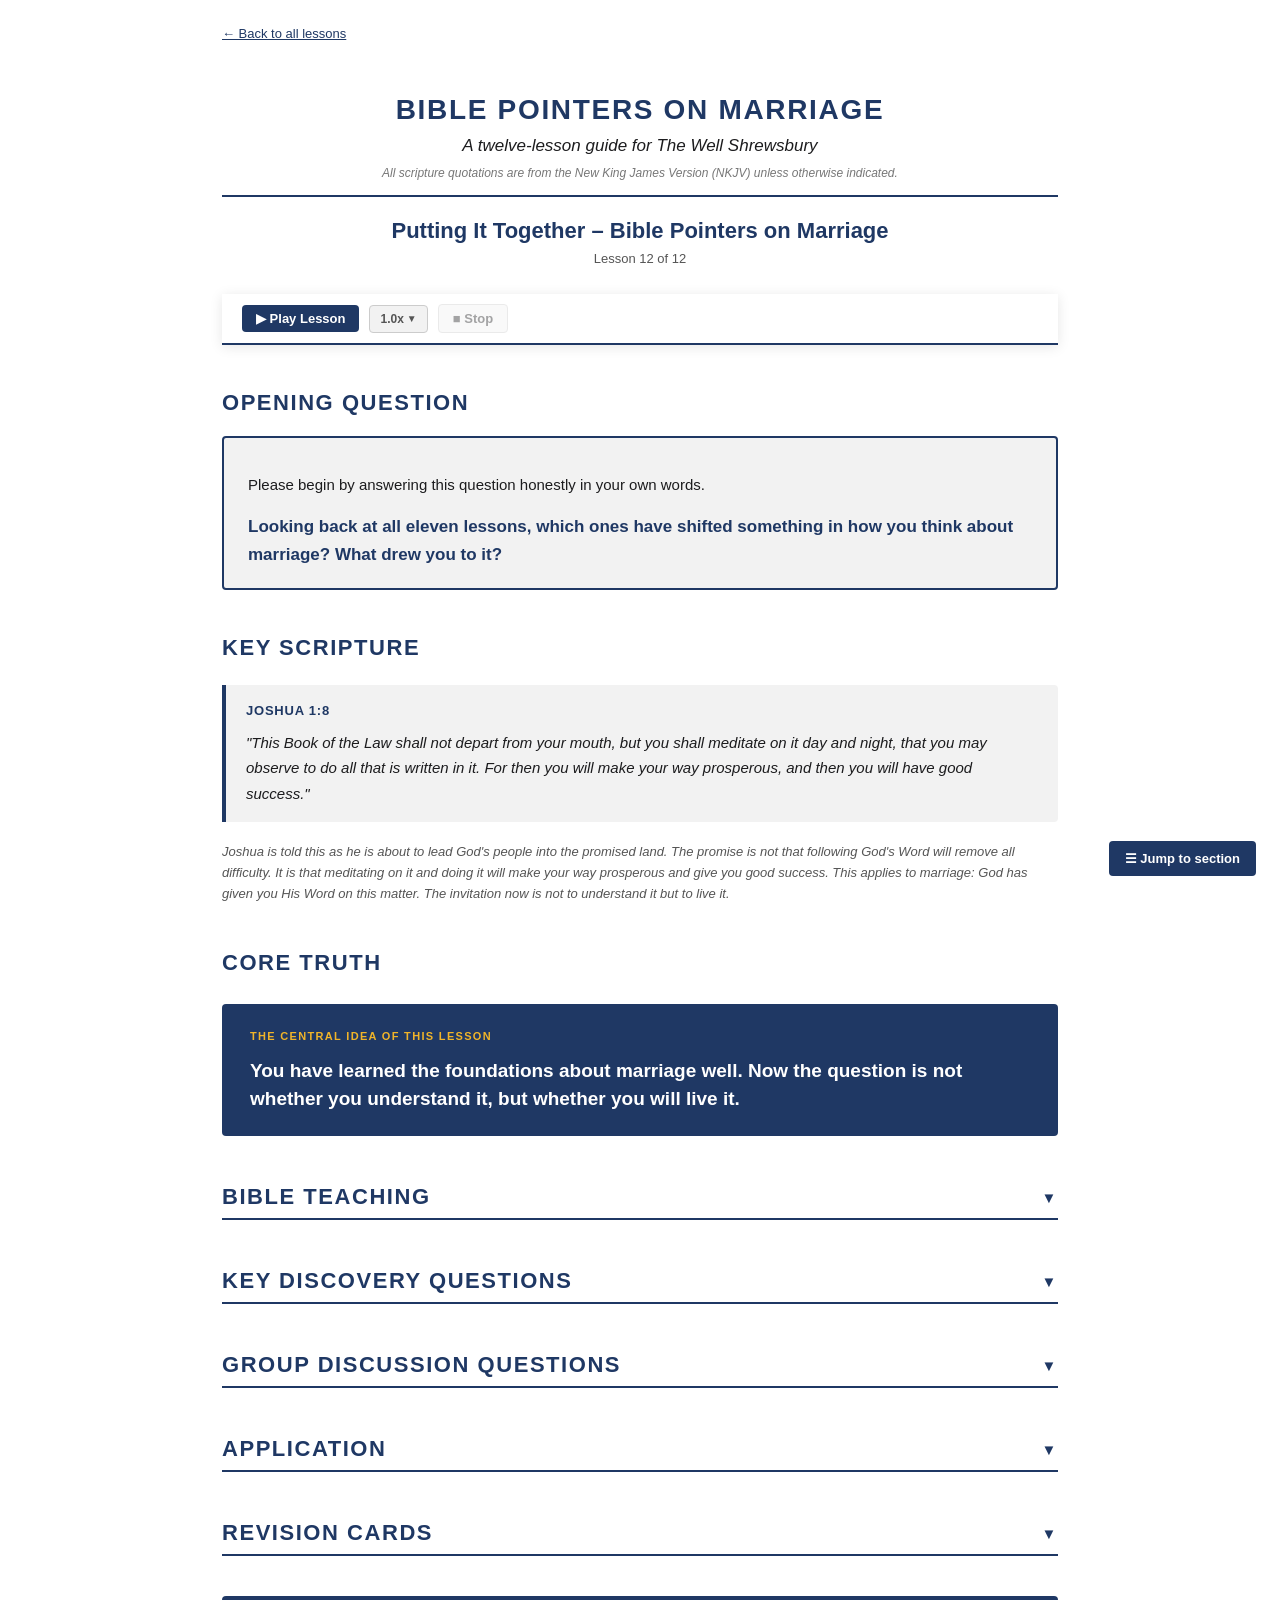
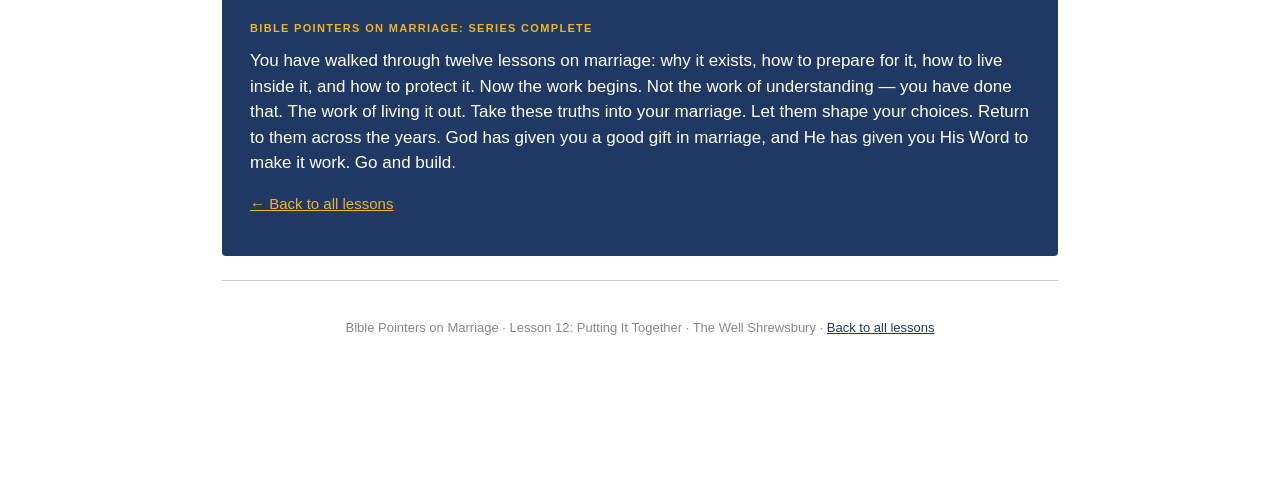
<file: bpm-l12-putting-it-together.html>
<!DOCTYPE html>
<html lang="en">
<head>
<meta charset="UTF-8">
<meta name="viewport" content="width=device-width, initial-scale=1.0">
<title>Lesson 12: Putting It Together – Bible Pointers on Marriage</title>
<link rel="icon" href="favicon.svg" type="image/svg+xml">
<link rel="stylesheet" href="bpm-site.css">
<style>
  *, *::before, *::after { box-sizing: border-box; }
  body { margin: 0; padding: 0 16px; font-family: Arial, Helvetica, sans-serif; font-size: 15px; line-height: 1.6; font-weight: 400; color: #1c1c1e; background: #ffffff; }
  @media (min-width: 640px) { body { padding: 0 32px; } }
  @media (min-width: 900px) { body { max-width: 900px; margin: 0 auto; } }
  .title-block { text-align: center; padding: 40px 0 0; }
  .series-name { font-size: 28px; font-weight: 700; letter-spacing: 0.06em; color: #1F3864; text-transform: uppercase; margin: 0 0 6px; line-height: 1.2; }
  .series-part { font-size: 17px; font-style: italic; color: #1c1c1e; margin: 0 0 4px; }
  .scripture-note-global { font-size: 12px; color: #777; margin: 0 0 10px; font-style: italic; }
  .title-rule { border: none; border-top: 2px solid #1F3864; margin: 12px auto 20px; width: 100%; }
  h1 { font-size: 22px; font-weight: 700; color: #1F3864; margin: 0 0 4px; line-height: 1.3; }
  .lesson-meta { font-size: 13px; color: #555; margin: 0 0 24px; }
  h2 { font-size: 22px; font-weight: 700; color: #1F3864; text-transform: uppercase; letter-spacing: 0.07em; margin-top: 40px; margin-bottom: 12px; }
  h3 { font-size: 18px; font-weight: 700; color: #1F3864; margin-top: 28px; margin-bottom: 8px; border-bottom: 1px solid #cccccc; padding-bottom: 4px; }
  p { margin-bottom: 16px; }
  a { color: #1F3864; text-decoration: underline; }
  a:hover, a:focus { color: #2c54a0; outline: 2px solid #2c54a0; outline-offset: 2px; }
  .opening-box { border: 2px solid #1F3864; border-radius: 4px; padding: 20px 24px; background: #f2f2f2; margin: 16px 0 24px; text-align: left; }
  .opening-box p:last-child { margin-bottom: 0; }
  .question-text { font-size: 17px; font-weight: 700; color: #1F3864; margin: 12px 0 0; }
  .core-truth-box { background: #1F3864; border-radius: 4px; padding: 24px 28px; margin: 24px 0; text-align: left; }
  .core-truth-label { font-size: 11px; font-weight: 700; letter-spacing: 0.12em; text-transform: uppercase; color: #f0b429; margin: 0 0 12px; }
  .core-truth-statement { font-size: 19px; font-weight: 700; color: #ffffff; line-height: 1.45; margin: 0; }
  .scripture-block { border-left: 4px solid #1F3864; background: #f2f2f2; padding: 16px 20px; margin: 20px 0; border-radius: 0 4px 4px 0; }
  .scripture-ref { font-size: 13px; font-weight: 700; letter-spacing: 0.06em; color: #1F3864; text-transform: uppercase; margin: 0 0 8px; }
  .scripture-text { font-size: 15px; line-height: 1.7; color: #1c1c1e; margin: 0; font-style: italic; }
  .callout { padding: 14px 18px; margin: 20px 0; border-radius: 0 4px 4px 0; }
  .callout-label { font-size: 11px; font-weight: 700; letter-spacing: 0.1em; text-transform: uppercase; margin: 0 0 8px; }
  .callout p:last-child { margin-bottom: 0; }
  .callout.note    { border-left: 4px solid #d97706; background: #fffbf0; }
  .callout.note    .callout-label { color: #d97706; }
  .callout.depth   { border-left: 4px solid #1F3864; background: #eef2f8; }
  .callout.depth   .callout-label { color: #1F3864; }
  .callout.tip     { border-left: 4px solid #276221; background: #f0f7f0; }
  .callout.tip     .callout-label { color: #276221; }
  .callout.caution { border-left: 4px solid #8b0000; background: #fce8e8; }
  .callout.caution .callout-label { color: #8b0000; }
  .progression-link { border-left: 4px solid #cccccc; background: #f9f9f7; padding: 12px 16px; margin: 0 0 24px; font-size: 14px; border-radius: 0 4px 4px 0; }
  .table-wrap { overflow-x: auto; margin: 16px 0 24px; }
  table { width: 100%; border-collapse: collapse; font-size: 14px; }
  thead tr { background: #1F3864; color: #ffffff; }
  thead th { padding: 10px 14px; font-size: 14px; font-weight: 700; letter-spacing: 0.04em; border: 1px solid #cccccc; text-align: left; }
  tbody td { padding: 10px 14px; border: 1px solid #cccccc; vertical-align: top; }
  tbody tr:nth-child(odd)  { background: #ffffff; }
  tbody tr:nth-child(even) { background: #f2f2f2; }
  td.label-cell { background: #f2f2f2; font-weight: 700; width: 18%; vertical-align: top; }
  .fillable { min-height: 60px; outline: none; background: #fffbf0; border-radius: 2px; padding: 4px 6px; font-family: Arial, Helvetica, sans-serif; font-size: 14px; line-height: 1.5; color: #1c1c1e; display: block; width: 100%; box-sizing: border-box; transition: background 0.15s; }
  .fillable:focus { background: #fff8e1; outline: 2px solid #d97706; outline-offset: 0; }
  .fillable:empty::before { content: attr(data-placeholder); color: #aaa; pointer-events: none; }
  .answers-toolbar { display: flex; gap: 10px; flex-wrap: wrap; align-items: center; margin: 12px 0 4px; }
  .answers-toolbar button { background: #1F3864; color: #ffffff; border: none; border-radius: 4px; padding: 7px 14px; font-size: 13px; font-weight: 700; font-family: Arial, Helvetica, sans-serif; cursor: pointer; }
  .answers-toolbar button:hover { background: #2c54a0; }
  .answers-toolbar button:focus { outline: 2px solid #2c54a0; outline-offset: 2px; }
  .answers-toolbar button.clear-btn { background: #ffffff; color: #8b0000; border: 1px solid #8b0000; }
  .answers-toolbar button.clear-btn:hover { background: #fce8e8; }
  .answers-note { font-size: 12px; color: #777; margin: 0 0 16px; }
  .section-toggle { display: flex; align-items: center; justify-content: space-between; width: 100%; background: none; border: none; border-bottom: 2px solid #1F3864; padding: 8px 0; cursor: pointer; font-family: Arial, Helvetica, sans-serif; font-size: 22px; font-weight: 700; color: #1F3864; text-transform: uppercase; letter-spacing: 0.07em; margin-top: 40px; text-align: left; }
  .section-toggle:hover { color: #2c54a0; border-bottom-color: #2c54a0; }
  .section-toggle:focus { outline: 2px solid #2c54a0; outline-offset: 2px; }
  .section-chevron { font-size: 15px; transition: transform 0.25s ease; flex-shrink: 0; margin-left: 12px; font-weight: 400; }
  .section-toggle[aria-expanded="true"] .section-chevron { transform: rotate(180deg); }
  .section-body { display: none; }
  .section-body.open { display: block; }
  .flashcard-grid { display: grid; grid-template-columns: repeat(auto-fill, minmax(260px, 1fr)); gap: 16px; margin: 16px 0 24px; }
  .flashcard { height: 180px; perspective: 1000px; cursor: pointer; }
  .flashcard-inner { position: relative; width: 100%; height: 100%; transform-style: preserve-3d; transition: transform 0.45s ease; border-radius: 6px; }
  .flashcard.flipped .flashcard-inner { transform: rotateY(180deg); }
  .flashcard-front, .flashcard-back { position: absolute; width: 100%; height: 100%; backface-visibility: hidden; -webkit-backface-visibility: hidden; border-radius: 6px; padding: 18px; display: flex; flex-direction: column; justify-content: center; }
  .flashcard-front { background: #ffffff; border: 2px solid #1F3864; }
  .flashcard-back  { background: #1F3864; transform: rotateY(180deg); }
  .fc-prompt { font-size: 14px; font-weight: 700; color: #1F3864; margin: 0 0 8px; line-height: 1.4; }
  .fc-ref { font-size: 12px; color: #60a5fa; font-weight: 700; margin: 0; letter-spacing: 0.05em; }
  .fc-verse { font-size: 13px; color: #e8e4dc; font-style: italic; margin: 0 0 8px; line-height: 1.5; }
  .fc-ref-back { font-size: 12px; color: #f0b429; font-weight: 700; margin: 0; letter-spacing: 0.04em; }
  .fc-def { font-size: 13px; color: #e8e4dc; margin: 0; line-height: 1.5; }
  .flashcard-hint { font-size: 12px; color: #888; text-align: center; margin-bottom: 8px; }
  .back-link { font-size: 13px; margin-bottom: 8px; display: block; padding-top: 24px; }
  .page-footer { font-size: 13px; color: #888; text-align: center; border-top: 1px solid #cccccc; padding: 24px 0 40px; margin-top: 16px; }
  .series-close { background: #1F3864; border-radius: 4px; padding: 24px 28px; margin: 40px 0 24px; text-align: left; }
  .series-close-label { font-size: 11px; font-weight: 700; letter-spacing: 0.12em; text-transform: uppercase; color: #f0b429; margin: 0 0 10px; }
  .series-close-text { font-size: 17px; color: #ffffff; line-height: 1.5; margin: 0 0 16px; }
  .series-close a { color: #f0b429; }
  .toc-container { position: fixed; bottom: 24px; right: 24px; z-index: 1000; }
  .toc-btn { background: #1F3864; color: #ffffff; border: none; border-radius: 4px; padding: 10px 16px; font-size: 13px; font-weight: 700; font-family: Arial, Helvetica, sans-serif; cursor: pointer; display: block; width: 100%; text-align: left; }
  .toc-btn:hover { background: #2c54a0; }
  .toc-btn:focus { outline: 2px solid #2c54a0; outline-offset: 2px; }
  .toc-menu { display: none; background: #1F3864; border-radius: 4px 4px 0 0; padding: 8px 0; margin-bottom: 4px; max-height: 60vh; overflow-y: auto; min-width: 220px; }
  .toc-menu.open { display: block; }
  .toc-menu a { display: block; padding: 8px 16px; color: #ffffff; text-decoration: none; font-size: 13px; }
  .toc-menu a:hover { background: #2c54a0; }
  .toc-menu a:focus { outline: 2px solid #2c54a0; outline-offset: 2px; }
  @media print { .toc-container { display: none; } .section-body { display: block !important; } body { color: #1c1c1e; -webkit-print-color-adjust: exact; print-color-adjust: exact; } a { color: #1c1c1e; } .flashcard-back { background: #f2f2f2; } .fc-verse, .fc-def { color: #1c1c1e; } }
</style>
</head>
<body data-bpm-page="lesson">

<a class="back-link" href="index.html">&#8592; Back to all lessons</a>
<div class="title-block">
  <p class="series-name">Bible Pointers on Marriage</p>
  <p class="series-part">A twelve-lesson guide for The Well Shrewsbury</p>
  <p class="scripture-note-global">All scripture quotations are from the New King James Version (NKJV) unless otherwise indicated.</p>
</div>
<hr class="title-rule">
<div class="title-block" style="padding-top:0;">
  <h1>Putting It Together – Bible Pointers on Marriage</h1>
  <p class="lesson-meta">Lesson 12 of 12</p>
</div>

<div class="bpm-audio-panel" role="region" aria-label="Audio controls">
  <div class="bpm-audio-inner">
    <button class="bpm-audio-btn bpm-btn-play-main" id="bpm-btn-play-main" type="button" aria-label="Play lesson">&#9654; Play Lesson</button>
    <div class="bpm-speed-dropdown">
      <button class="bpm-speed-toggle" type="button" id="bpm-speed-toggle" aria-expanded="false" aria-haspopup="listbox" aria-controls="bpm-speed-menu" aria-label="Playback speed"><span class="bpm-speed-value">1.0x</span><span class="bpm-speed-chevron" aria-hidden="true">&#9660;</span></button>
      <ul class="bpm-speed-menu" id="bpm-speed-menu" role="listbox" hidden>
        <li role="presentation"><button type="button" class="bpm-speed-option active" role="option" data-rate="1" aria-selected="true">1.0x</button></li>
        <li role="presentation"><button type="button" class="bpm-speed-option" role="option" data-rate="1.25" aria-selected="false">1.25x</button></li>
        <li role="presentation"><button type="button" class="bpm-speed-option" role="option" data-rate="1.5" aria-selected="false">1.5x</button></li>
        <li role="presentation"><button type="button" class="bpm-speed-option" role="option" data-rate="1.75" aria-selected="false">1.75x</button></li>
        <li role="presentation"><button type="button" class="bpm-speed-option" role="option" data-rate="2" aria-selected="false">2.0x</button></li>
      </ul>
    </div>
    <button class="bpm-audio-btn bpm-btn-stop" id="bpm-btn-stop" type="button" aria-label="Stop playback" disabled>&#9632; Stop</button>
    <span class="bpm-audio-progress" id="bpm-audio-progress" aria-live="polite"></span>
  </div>
</div>

<section id="opening-question">
  <h2>Opening Question</h2>
  <div class="opening-box">
    <p>Please begin by answering this question honestly in your own words.</p>
    <p class="question-text">Looking back at all eleven lessons, which ones have shifted something in how you think about marriage? What drew you to it?</p>
  </div>
</section>

<section id="key-scripture">
  <h2>Key Scripture</h2>
  <div class="scripture-block">
    <p class="scripture-ref">Joshua 1:8</p>
    <p class="scripture-text">"This Book of the Law shall not depart from your mouth, but you shall meditate on it day and night, that you may observe to do all that is written in it. For then you will make your way prosperous, and then you will have good success."</p>
  </div>
  <p style="font-size:13px;color:#555;font-style:italic;">Joshua is told this as he is about to lead God's people into the promised land. The promise is not that following God's Word will remove all difficulty. It is that meditating on it and doing it will make your way prosperous and give you good success. This applies to marriage: God has given you His Word on this matter. The invitation now is not to understand it but to live it.</p>
</section>

<section id="core-truth">
  <h2>Core Truth</h2>
  <div class="core-truth-box">
    <p class="core-truth-label">The central idea of this lesson</p>
    <p class="core-truth-statement">You have learned the foundations about marriage well. Now the question is not whether you understand it, but whether you will live it.</p>
  </div>
</section>

<section id="bible-teaching">
  <button class="section-toggle" aria-expanded="false" aria-controls="bible-teaching-body" id="bible-teaching-btn">
    Bible Teaching <span class="section-chevron" aria-hidden="true">&#9660;</span>
  </button>
  <div class="section-body" id="bible-teaching-body">

  <h3>From Foundation to Life: Twelve Lessons Become One Direction</h3>
  <p>In the course of twelve lessons, you have covered the ground God has given on marriage: why He created it, how to prepare for it, how to live inside it, how to handle the hardest parts of it, and how to protect it. You have heard from the opening chapters of Genesis to the intimate poetry of Song of Solomon to the hard-won wisdom of Paul and Peter. You have covered the landscape. What happens now is not the next lesson. It is the rest of your life living out these lessons.</p>

  <p>This is where the real work begins, not because the teachings are difficult to understand — they are clear — but because living them consistently requires something deeper than intellectual agreement. It requires you to believe that God's Word on marriage is good, and true, and worth the cost of obedience.</p>

  <div class="callout note">
    <p class="callout-label">Note</p>
    <p>Every person in this series comes to it in a different place. Some are still single, testing these truths before they marry. Some are newly married, building a foundation. Some are in the middle years, either thriving or weathering difficulty. Some are wondering whether what God says about marriage can possibly be true in their circumstance. Whatever your place, the invitation is the same: take what you have heard and let it shape how you live.</p>
  </div>

  <h3>Questions for Your Reflection</h3>
  <p>As you finish this series, please consider these questions. They are not for a final grade or a perfect answer. They are for you to know where you are and where the Spirit may be calling you to move.</p>

  <p><strong>Lesson 1: Why Marriage Exists.</strong> Do you believe marriage is God's idea? Does that belief change how you would approach it — whether you are about to enter it or you are already inside it?</p>

  <p><strong>Lesson 2: One Flesh.</strong> Have you understood that marriage is not primarily an emotional arrangement or a legal contract? It is a covenant that joins two people into one new reality. If that is true, what does that say about how you should treat it?</p>

  <p><strong>Lesson 3: How to Wait.</strong> Whether you are still waiting or you have already married, do you believe that waiting for marriage — staying pure and guarding your sexuality — is not a burden but a gift? That God is not depriving you but protecting you?</p>

  <p><strong>Lesson 4: How to Discern.</strong> If you are not yet married, are you asking the right questions about who you are considering? Are you looking for character, maturity and alignment, or are you hoping love will overcome fundamental differences?</p>

  <p><strong>Lesson 5: What to Know.</strong> As you approach marriage or as you live inside it, are you growing in knowledge of your spouse? Are you genuinely curious, or are you assuming you already know them?</p>

  <p><strong>Lesson 6: Biblical Roles.</strong> Do you understand that roles in marriage are not about power but about order? That there is dignity in both submission and headship, and that real strength shows itself through sacrificial love?</p>

  <p><strong>Lesson 7: How to Disagree.</strong> When conflict comes to your marriage, do you know how to fight in a way that protects rather than destroys? Are you staying in the hard conversation rather than running from it or weaponising it?</p>

  <p><strong>Lesson 8: Intimacy.</strong> Are you stewarding the physical and sexual dimension of your marriage as a sacred space? Are you protecting that intimacy as one of marriage's deepest privileges?</p>

  <p><strong>Lesson 9: Priorities.</strong> Have you put first things first? Is your marriage receiving your genuine attention and investment, or just what is left over?</p>

  <p><strong>Lesson 10: Guarding Your Heart.</strong> Do you understand the quiet dangers, the little foxes that spoil the vine? Are you actively protecting your heart and your marriage from the conditions that create vulnerability?</p>

  <p><strong>Lesson 11: Being Unequally Yoked.</strong> If you are considering marriage, have you taken seriously the call to marry only within the faith? If you are already unequally yoked, have you claimed God's grace and understood that your covenant covers your home?</p>

  <div class="callout depth">
    <p class="callout-label">Going Deeper</p>
    <p>These questions are not meant to condemn but to clarify. If you have heard something in this series that you know you have not been living, that is not a reason for shame. That is a reason for change. The same God who has given you these truths has also given you grace, and power, and the Holy Spirit to walk in them. Repentance is simply turning from one direction toward another. If you hear yourself in any of these questions and realise you need to change, the time to change is now.</p>
  </div>

  <h3>What Happens Tomorrow?</h3>
  <p>This series ends. Life continues. The invitations God has made in these twelve lessons will not fade, but they will not enforce themselves either. You are responsible for taking what you have heard and building it into the actual decisions, habits and directions of your marriage.</p>

  <p>Consider three commitments as you leave this series and step back into your real life:</p>

  <p><strong>First: Share what you have learned.</strong> The person who most needs to hear this may not be you. If you have someone in your life — a friend, a young person, a couple you know — who needs these foundations, do not keep them to yourself. Recommend this series. Talk about what shifted for you. Let what you have learned serve others.</p>

  <p><strong>Second: Return to these lessons.</strong> Do not assume one listening is enough. Come back. Revisit the lessons that addressed your hardest questions. Read the passages. Meditate on them. Let Scripture do its slow and deep work on your heart across years, not just in one series.</p>

  <p><strong>Third: Live what you have learned.</strong> This is the only one that matters. Understanding marriage God's way is a good thing. Living it out is everything. Make the hard choice to prioritise your spouse. Have the difficult conversation. Guard the vulnerable space. Keep the covenant. Break the pattern. Love sacrificially. This is how the truth becomes real.</p>

  <div class="callout tip">
    <p class="callout-label">Practical Tip</p>
    <p>Before you leave this series, pick one lesson that spoke most deeply to you. Pick one teaching, one insight, one question that stirred something in you. Write it down. Tell your spouse what it was. Make one specific change this week that flows from what you learned. Do not wait. The time to live this is not later. It is now.</p>
  </div>

  <p>Throughout these twelve lessons, you have seen Christ repeatedly. In why marriage exists, He is the model of covenant love. In the roles of husband and wife, His leadership and the Church's response are reflected. In the priority of your marriage, His bond with His people is mirrored. As you step into your real life, keep seeing your marriage as a picture of something bigger than yourselves.</p>

  </div>
</section>

<section id="discovery-questions">
  <button class="section-toggle" aria-expanded="false" aria-controls="discovery-questions-body" id="discovery-questions-btn">
    Key Discovery Questions <span class="section-chevron" aria-hidden="true">&#9660;</span>
  </button>
  <div class="section-body" id="discovery-questions-body">
  <p>Work through these on your own before your group meets. Your answers are saved automatically in your browser.</p>
  <div class="answers-toolbar">
    <button id="download-btn">&#8595; Download my answers</button>
    <button class="clear-btn" id="clear-btn">Clear all answers</button>
  </div>
  <p class="answers-note">Answers save to your browser on this device. If viewing inside Google Sites, open the file directly for reliable saving.</p>
  <div class="table-wrap">
    <table>
      <thead><tr><th style="width:38%;">Question</th><th style="width:31%;">My Answer</th><th style="width:31%;">Group Discussion Notes</th></tr></thead>
      <tbody>
        <tr>
          <td>Which of the twelve lessons has most shifted your thinking about marriage, and why? What specifically changed for you?</td>
          <td><div class="fillable" contenteditable="true" data-key="bpm-l12-q1-answer" data-placeholder="Type your answer here&hellip;"></div></td>
          <td><div class="fillable" contenteditable="true" data-key="bpm-l12-q1-notes" data-placeholder="Group notes&hellip;"></div></td>
        </tr>
        <tr>
          <td>Looking back over the arc of these lessons, where have you felt affirmed in things you are already doing well, and where have you felt the Spirit nudging you to change?</td>
          <td><div class="fillable" contenteditable="true" data-key="bpm-l12-q2-answer" data-placeholder="Type your answer here&hellip;"></div></td>
          <td><div class="fillable" contenteditable="true" data-key="bpm-l12-q2-notes" data-placeholder="Group notes&hellip;"></div></td>
        </tr>
        <tr>
          <td>What is one specific change you will make in your marriage as a result of this series? When will you make it, and how will you know it is working?</td>
          <td><div class="fillable" contenteditable="true" data-key="bpm-l12-q3-answer" data-placeholder="Type your answer here&hellip;"></div></td>
          <td><div class="fillable" contenteditable="true" data-key="bpm-l12-q3-notes" data-placeholder="Group notes&hellip;"></div></td>
        </tr>
        <tr>
          <td>If you could take one truth from this entire series and build your marriage on it, what would it be? Why does that truth matter most to you?</td>
          <td><div class="fillable" contenteditable="true" data-key="bpm-l12-q4-answer" data-placeholder="Type your answer here&hellip;"></div></td>
          <td><div class="fillable" contenteditable="true" data-key="bpm-l12-q4-notes" data-placeholder="Group notes&hellip;"></div></td>
        </tr>
        <tr>
          <td>What do you want to tell someone just beginning to think about marriage, based on what you have learned in these twelve lessons?</td>
          <td><div class="fillable" contenteditable="true" data-key="bpm-l12-q5-answer" data-placeholder="Type your answer here&hellip;"></div></td>
          <td><div class="fillable" contenteditable="true" data-key="bpm-l12-q5-notes" data-placeholder="Group notes&hellip;"></div></td>
        </tr>
      </tbody>
    </table>
  </div>
  </div>
</section>

<section id="group-discussion">
  <button class="section-toggle" aria-expanded="false" aria-controls="group-discussion-body" id="group-discussion-btn">
    Group Discussion Questions <span class="section-chevron" aria-hidden="true">&#9660;</span>
  </button>
  <div class="section-body" id="group-discussion-body">
  <p>Open questions for final reflection and group conversation. No right or wrong answers.</p>
  <ol>
    <li style="margin-bottom:16px;">What has surprised you most about this series? What did you expect to hear that you didn't, or what did you hear that you didn't expect?</li>
    <li style="margin-bottom:16px;">Looking across the twelve lessons, where do you see the thread that runs through all of them? What is the common foundation or message?</li>
    <li style="margin-bottom:16px;">For those married: How are you going to carry what you have learned back into your marriage this week? What conversation will you have with your spouse?</li>
    <li style="margin-bottom:16px;">For those single: What from these lessons will you carry into your future marriage, or into how you relate to married people in your life?</li>
    <li style="margin-bottom:16px;">If you could ask God one question about marriage based on all you have learned, what would you ask? And what do you think He would say?</li>
  </ol>
  </div>
</section>

<section id="application">
  <button class="section-toggle" aria-expanded="false" aria-controls="application-body" id="application-btn">
    Application <span class="section-chevron" aria-hidden="true">&#9660;</span>
  </button>
  <div class="section-body" id="application-body">
  <p>As this series closes, these applications are about what you carry forward. Choose what fits your life right now.</p>
  <div class="table-wrap">
    <table>
      <thead><tr><th style="width:18%;">Context</th><th>How I Apply This</th></tr></thead>
      <tbody>
        <tr>
          <td class="label-cell">I'm single and thinking about marriage.</td>
          <td>I will use these twelve lessons as a lens for understanding marriage before I enter it. I will ask the hard questions about who I might marry. I will not rush. I will let God's Word shape my expectations and my boundaries. I will find someone to mentor me through this discernment. And when I do marry, I will remember that this foundation I have built is there to lean on.</td>
        </tr>
        <tr>
          <td class="label-cell">I'm married right now.</td>
          <td>I will take what I have learned and I will live it. Not perfectly, but intentionally. I will have a specific conversation with my spouse this week about what shifted for me. I will identify one area where my marriage needs investment and I will give it. I will return to these lessons across the years. I will do the work of maintaining the covenant I made.</td>
        </tr>
        <tr>
          <td class="label-cell">I know people considering or building marriage.</td>
          <td>I will share this series with them. I will be a voice saying: God knows what He is talking about on this. His way works. I will model what a marriage built on Scripture looks like. I will invite them into honest conversations about marriage, not just the highlight reel. I will be a steady presence that points them toward God's Word and toward obedience.</td>
        </tr>
      </tbody>
    </table>
  </div>
  </div>
</section>

<section id="revision-cards">
  <button class="section-toggle" aria-expanded="false" aria-controls="revision-cards-body" id="revision-cards-btn">
    Revision Cards <span class="section-chevron" aria-hidden="true">&#9660;</span>
  </button>
  <div class="section-body" id="revision-cards-body">
  <p class="flashcard-hint">Tap each card to reveal the answer. These cards summarize the arc of all twelve lessons.</p>
  <div class="flashcard-grid">

    <div class="flashcard" role="button" tabindex="0" aria-label="Card 1">
      <div class="flashcard-inner">
        <div class="flashcard-front"><p class="fc-prompt">What is the foundation of all twelve lessons in this series?</p></div>
        <div class="flashcard-back"><p class="fc-def">Marriage was God's idea, not ours. He created it, He understands it, and He has provided everything needed to make it work. All twelve lessons flow from this single truth.</p></div>
      </div>
    </div>

    <div class="flashcard" role="button" tabindex="0" aria-label="Card 2">
      <div class="flashcard-inner">
        <div class="flashcard-front"><p class="fc-prompt">What is the most important thing this series teaches about approaching or building marriage?</p></div>
        <div class="flashcard-back"><p class="fc-def">Marriage is a covenant, not a contract. It is not a feeling, a partnership, or an arrangement. It is a binding commitment before God that joins two people into one flesh. Treat it accordingly.</p></div>
      </div>
    </div>

    <div class="flashcard" role="button" tabindex="0" aria-label="Card 3">
      <div class="flashcard-inner">
        <div class="flashcard-front"><p class="fc-prompt">What did you learn about character and discernment before marriage?</p></div>
        <div class="flashcard-back"><p class="fc-def">Choose a spouse based on character, maturity, alignment with your faith and values, and shared direction — not on attraction or the feeling of being in love. Ask the hard questions. Look for someone who is growing toward Christ.</p></div>
      </div>
    </div>

    <div class="flashcard" role="button" tabindex="0" aria-label="Card 4">
      <div class="flashcard-inner">
        <div class="flashcard-front"><p class="fc-prompt">What is the key to a thriving marriage according to these lessons?</p></div>
        <div class="flashcard-back"><p class="fc-def">Investment: genuine attention, time, sacrifice, communication, physical intimacy, and putting first things first. A marriage does not thrive on assumption. It thrives on consistent, active, intentional love.</p></div>
      </div>
    </div>

    <div class="flashcard" role="button" tabindex="0" aria-label="Card 5">
      <div class="flashcard-inner">
        <div class="flashcard-front"><p class="fc-prompt">What did this series teach about protection and danger in marriage?</p></div>
        <div class="flashcard-back"><p class="fc-def">The greatest dangers are rarely dramatic. They accumulate quietly in unguarded spaces — emotional affairs, priority drift, neglect. Guard your heart actively. Tend your vine. Know the little foxes and catch them before they spoil the vineyard.</p></div>
      </div>
    </div>

    <div class="flashcard" role="button" tabindex="0" aria-label="Card 6">
      <div class="flashcard-inner">
        <div class="flashcard-front"><p class="fc-prompt">What is the final word of this entire series on marriage?</p></div>
        <div class="flashcard-back"><p class="fc-def">You have learned the foundation well. Now the question is not whether you understand it, but whether you will live it. Take what you have heard and build it into your actual choices and habits. The time to live this is now.</p></div>
      </div>
    </div>

  </div>
  </div>
</section>

<div class="series-close">
  <p class="series-close-label">Bible Pointers on Marriage: Series Complete</p>
  <p class="series-close-text">You have walked through twelve lessons on marriage: why it exists, how to prepare for it, how to live inside it, and how to protect it. Now the work begins. Not the work of understanding — you have done that. The work of living it out. Take these truths into your marriage. Let them shape your choices. Return to them across the years. God has given you a good gift in marriage, and He has given you His Word to make it work. Go and build.</p>
  <p><a href="index.html">&#8592; Back to all lessons</a></p>
</div>

<div class="page-footer">
  <p>Bible Pointers on Marriage &middot; Lesson 12: Putting It Together &middot; The Well Shrewsbury &middot; <a href="index.html">Back to all lessons</a></p>
</div>

<nav class="toc-container" role="navigation" aria-label="Jump to section">
  <div class="toc-menu" id="toc-menu">
    <a href="#opening-question">Opening Question</a>
    <a href="#key-scripture">Key Scripture</a>
    <a href="#core-truth">Core Truth</a>
    <a href="#bible-teaching">Bible Teaching</a>
    <a href="#discovery-questions">Key Discovery Questions</a>
    <a href="#group-discussion">Group Discussion</a>
    <a href="#application">Application</a>
    <a href="#revision-cards">Revision Cards</a>
  </div>
  <button class="toc-btn" id="toc-btn" aria-expanded="false" aria-controls="toc-menu">&#9776; Jump to section</button>
</nav>

<script src="bpm-site.js"></script>
<script src="bpm-lesson-page.js"></script>
</body>
</html>
</file>
<file: bpm-site.css>
/* BPM shared navigation + audio (matches epaprep.pages.dev) */

.bpm-audio-panel {
  background: #ffffff;
  border-bottom: 2px solid #1F3864;
  padding: 8px 12px;
  position: sticky;
  top: 0;
  z-index: 950;
  box-shadow: 0 2px 12px rgba(0, 0, 0, 0.10);
  margin: 0 0 20px;
  overflow: visible;
}

.bpm-audio-inner {
  max-width: 900px;
  margin: 0 auto;
  display: flex;
  flex-wrap: wrap;
  align-items: center;
  gap: 6px;
  overflow: visible;
}

.bpm-audio-btn {
  display: inline-flex;
  align-items: center;
  gap: 4px;
  font-family: Arial, Helvetica, sans-serif;
  font-size: 12px;
  font-weight: 700;
  padding: 8px 10px;
  border-radius: 4px;
  border: none;
  cursor: pointer;
  white-space: nowrap;
  flex-shrink: 0;
  min-height: 36px;
}

.bpm-audio-btn:focus {
  outline: 2px solid #d97706;
  outline-offset: 2px;
}

.bpm-btn-play-main {
  background: #1F3864;
  color: #ffffff;
  flex-shrink: 1;
  min-width: 0;
}

.bpm-btn-play-main:hover {
  background: #2c54a0;
}

.bpm-btn-stop {
  background: #f2f2f2;
  color: #1c1c1e;
  border: 1px solid #cccccc;
}

.bpm-btn-stop:hover:not(:disabled) {
  background: #e0e0e0;
}

.bpm-btn-stop:disabled {
  opacity: 0.4;
  cursor: default;
}

.bpm-speed-dropdown {
  position: relative;
  flex-shrink: 0;
}

.bpm-speed-toggle {
  display: inline-flex;
  align-items: center;
  gap: 3px;
  font-family: Arial, Helvetica, sans-serif;
  font-size: 12px;
  font-weight: 700;
  padding: 8px 8px;
  border: 1px solid #cccccc;
  background: #f2f2f2;
  color: #555;
  cursor: pointer;
  border-radius: 4px;
  white-space: nowrap;
  min-height: 36px;
}

.bpm-speed-toggle:hover {
  background: #e8e8e8;
}

.bpm-speed-toggle:focus {
  outline: 2px solid #d97706;
  outline-offset: 1px;
}

.bpm-speed-toggle[aria-expanded="true"] .bpm-speed-chevron {
  transform: rotate(180deg);
}

.bpm-speed-chevron {
  font-size: 10px;
  line-height: 1;
  transition: transform 0.2s ease;
}

.bpm-speed-menu {
  position: absolute;
  top: calc(100% + 4px);
  left: 0;
  margin: 0;
  padding: 4px 0;
  list-style: none;
  background: #ffffff;
  border: 1px solid #cccccc;
  border-radius: 4px;
  box-shadow: 0 4px 12px rgba(0, 0, 0, 0.12);
  min-width: 100%;
  z-index: 1001;
}

.bpm-speed-menu[hidden] {
  display: none;
}

.bpm-speed-option {
  display: block;
  width: 100%;
  text-align: left;
  font-family: Arial, Helvetica, sans-serif;
  font-size: 12px;
  font-weight: 700;
  padding: 8px 14px;
  border: none;
  background: transparent;
  color: #1c1c1e;
  cursor: pointer;
}

.bpm-speed-option:hover,
.bpm-speed-option:focus {
  background: #f2f2f2;
  outline: none;
}

.bpm-speed-option.active,
.bpm-speed-option[aria-selected="true"] {
  background: #1F3864;
  color: #ffffff;
}

.bpm-speed-option.active:hover,
.bpm-speed-option.active:focus,
.bpm-speed-option[aria-selected="true"]:hover,
.bpm-speed-option[aria-selected="true"]:focus {
  background: #2c54a0;
}

@media (max-width: 480px) {
  .bpm-speed-menu {
    left: auto;
    right: 0;
    min-width: 7.5rem;
  }
}

.bpm-audio-progress {
  font-size: 11px;
  color: #888;
  margin-left: auto;
  white-space: nowrap;
  overflow: hidden;
  text-overflow: ellipsis;
  min-width: 0;
  flex: 0 1 auto;
}

.bpm-audio-progress:empty {
  display: none;
}

@media (min-width: 480px) {
  .bpm-audio-panel {
    padding: 10px 20px;
  }

  .bpm-audio-inner {
    gap: 10px;
  }

  .bpm-audio-btn {
    font-size: 13px;
    padding: 6px 14px;
    gap: 6px;
    min-height: 0;
  }

  .bpm-speed-toggle {
    padding: 6px 10px;
    min-height: 0;
  }

  .bpm-audio-progress {
    font-size: 12px;
  }
}

.bpm-play-section-btn {
  display: inline-flex;
  align-items: center;
  gap: 4px;
  font-family: Arial, Helvetica, sans-serif;
  font-size: 11px;
  font-weight: 700;
  padding: 4px 10px;
  background: rgba(255, 255, 255, 0.15);
  color: #ffffff;
  border: 1px solid rgba(255, 255, 255, 0.3);
  border-radius: 3px;
  cursor: pointer;
  flex-shrink: 0;
}

.bpm-play-section-btn:hover {
  background: rgba(255, 255, 255, 0.25);
}

.bpm-play-section-btn:focus {
  outline: 2px solid #d97706;
  outline-offset: 2px;
}

.bpm-play-section-btn.bpm-btn-active {
  background: #d97706;
  border-color: #d97706;
}

.bpm-play-section-btn.bpm-on-light {
  background: #1F3864;
  color: #ffffff;
  border-color: #1F3864;
}

.bpm-play-section-btn.bpm-on-light:hover {
  background: #2c54a0;
  border-color: #2c54a0;
}

.bpm-play-bar {
  margin: 0 0 14px;
}

.section-body:not(.open) > .bpm-play-bar:first-child,
.how-to-body:not(.open) > .bpm-play-bar:first-child {
  display: none;
}

.bpm-play-in-part {
  padding: 10px 16px;
  background: #f2f2f2;
  border-left: 1px solid #cccccc;
  border-right: 1px solid #cccccc;
}

.bpm-minimise-btn {
  display: flex;
  align-items: center;
  justify-content: center;
  gap: 6px;
  margin: 24px auto 8px;
  background: none;
  border: 1px solid #cccccc;
  color: #777;
  font-family: Arial, Helvetica, sans-serif;
  font-size: 12px;
  font-weight: 700;
  letter-spacing: 0.06em;
  text-transform: uppercase;
  padding: 8px 20px;
  border-radius: 20px;
  cursor: pointer;
  transition: background 0.15s, border-color 0.15s, color 0.15s;
}

.bpm-minimise-btn:hover {
  background: #f2f2f2;
  border-color: #1F3864;
  color: #1F3864;
}

.bpm-minimise-btn:focus {
  outline: 2px solid #d97706;
  outline-offset: 2px;
}

.bpm-section-controls {
  display: flex;
  justify-content: center;
  gap: 10px;
  margin: 20px 0 40px;
}

.bpm-section-ctrl-btn {
  display: inline-flex;
  align-items: center;
  gap: 6px;
  background: none;
  border: 1px solid #cccccc;
  color: #777;
  font-family: Arial, Helvetica, sans-serif;
  font-size: 11px;
  font-weight: 700;
  letter-spacing: 0.07em;
  text-transform: uppercase;
  padding: 7px 16px;
  border-radius: 20px;
  cursor: pointer;
  transition: background 0.15s, border-color 0.15s, color 0.15s;
}

.bpm-section-ctrl-btn:hover {
  background: #f2f2f2;
  border-color: #1F3864;
  color: #1F3864;
}

.bpm-section-ctrl-btn:focus {
  outline: 2px solid #d97706;
  outline-offset: 2px;
}

section.bpm-section-playing,
.part-section.bpm-section-playing,
.how-to-wrap.bpm-section-playing {
  box-shadow: 0 0 0 3px #d97706;
  border-radius: 4px;
}

mark.bpm-read-sentence {
  background: transparent;
  color: inherit;
  padding: 0;
}

mark.bpm-read-sentence.bpm-read-active,
.bpm-reading-active {
  background: #ffe08a;
  box-decoration-break: clone;
  -webkit-box-decoration-break: clone;
  border-radius: 2px;
  transition: background 0.15s ease;
}

.toc-menu .toc-back-top {
  border-top: 1px solid rgba(255, 255, 255, 0.15);
  font-weight: 700;
}

.toc-container {
  position: fixed;
  bottom: calc(24px + env(safe-area-inset-bottom, 0px));
  right: calc(24px + env(safe-area-inset-right, 0px));
  z-index: 1000;
}

body[data-bpm-page="lesson"] {
  padding-bottom: calc(88px + env(safe-area-inset-bottom, 0px));
}

.toc-btn {
  background: #1F3864;
  color: #ffffff;
  border: none;
  border-radius: 4px;
  padding: 10px 16px;
  font-size: 13px;
  font-weight: 700;
  font-family: Arial, Helvetica, sans-serif;
  cursor: pointer;
  display: block;
  width: 100%;
  text-align: left;
}

.toc-btn:hover {
  background: #2c54a0;
}

.toc-btn:focus {
  outline: 2px solid #2c54a0;
  outline-offset: 2px;
}

.toc-menu {
  display: none;
  background: #1F3864;
  border-radius: 4px 4px 0 0;
  padding: 8px 0;
  margin-bottom: 4px;
  max-height: 60vh;
  overflow-y: auto;
  min-width: 220px;
}

.toc-menu.open {
  display: block;
}

.toc-menu a {
  display: block;
  padding: 8px 16px;
  color: #ffffff;
  text-decoration: none;
  font-size: 13px;
}

.toc-menu a:hover,
.toc-menu a:focus {
  background: #2c54a0;
  outline: none;
}

/* Mobile: stack wide tables instead of horizontal scroll */
@media (max-width: 639px) {
  .table-wrap {
    overflow-x: visible;
    margin: 16px 0 24px;
  }

  .table-wrap table {
    display: block;
    width: 100%;
  }

  .table-wrap thead {
    display: none;
  }

  .table-wrap tbody {
    display: block;
  }

  .table-wrap tbody tr {
    display: block;
    margin-bottom: 16px;
    border: 1px solid #cccccc;
    border-radius: 4px;
    overflow: hidden;
    background: #ffffff;
  }

  .table-wrap tbody td {
    display: block;
    width: 100% !important;
    border: none;
    border-bottom: 1px solid #eeeeee;
    box-sizing: border-box;
  }

  .table-wrap tbody td:last-child {
    border-bottom: none;
  }

  .table-wrap tbody td::before {
    content: attr(data-label);
    display: block;
    font-weight: 700;
    font-size: 11px;
    text-transform: uppercase;
    letter-spacing: 0.06em;
    color: #1F3864;
    margin-bottom: 8px;
  }

  .table-wrap td.label-cell {
    background: #f2f2f2;
  }
}

/* Lesson content: progression links and callouts */
.progression-link {
  border-left: 4px solid #cccccc;
  background: #f9f9f9;
  padding: 12px 16px;
  margin: 0 0 24px;
  border-radius: 0 4px 4px 0;
  font-size: 14px;
  color: #555;
}

.progression-link strong {
  color: #1F3864;
}

.callout {
  padding: 14px 18px;
  margin: 20px 0;
  border-radius: 0 4px 4px 0;
}

.callout-label {
  font-size: 11px;
  font-weight: 700;
  letter-spacing: 0.1em;
  text-transform: uppercase;
  margin: 0 0 8px;
}

.callout p:last-child {
  margin-bottom: 0;
}

.callout.note {
  border-left: 4px solid #d97706;
  background: #fffbf0;
}

.callout.note .callout-label {
  color: #d97706;
}

.callout.depth {
  border-left: 4px solid #1F3864;
  background: #eef2f8;
}

.callout.depth .callout-label {
  color: #1F3864;
}

.callout.tip {
  border-left: 4px solid #276221;
  background: #f0f7f0;
}

.callout.tip .callout-label {
  color: #276221;
}

.callout.caution {
  border-left: 4px solid #8b0000;
  background: #fce8e8;
}

.callout.caution .callout-label {
  color: #8b0000;
}

.callout.confidence {
  border-left: 4px solid #5b21b6;
  background: #f5f3ff;
}

.callout.confidence .callout-label {
  color: #5b21b6;
}

@media print {
  .bpm-audio-panel,
  .bpm-minimise-btn,
  .bpm-section-controls,
  .bpm-play-section-btn,
  .bpm-play-bar,
  .toc-container {
    display: none !important;
  }
}

@media (prefers-reduced-motion: reduce) {
  .flashcard-inner,
  .section-chevron,
  .bpm-speed-chevron,
  .how-to-chevron,
  .part-chevron,
  mark.bpm-read-sentence.bpm-read-active,
  .bpm-reading-active {
    transition: none !important;
  }
}
</file>
